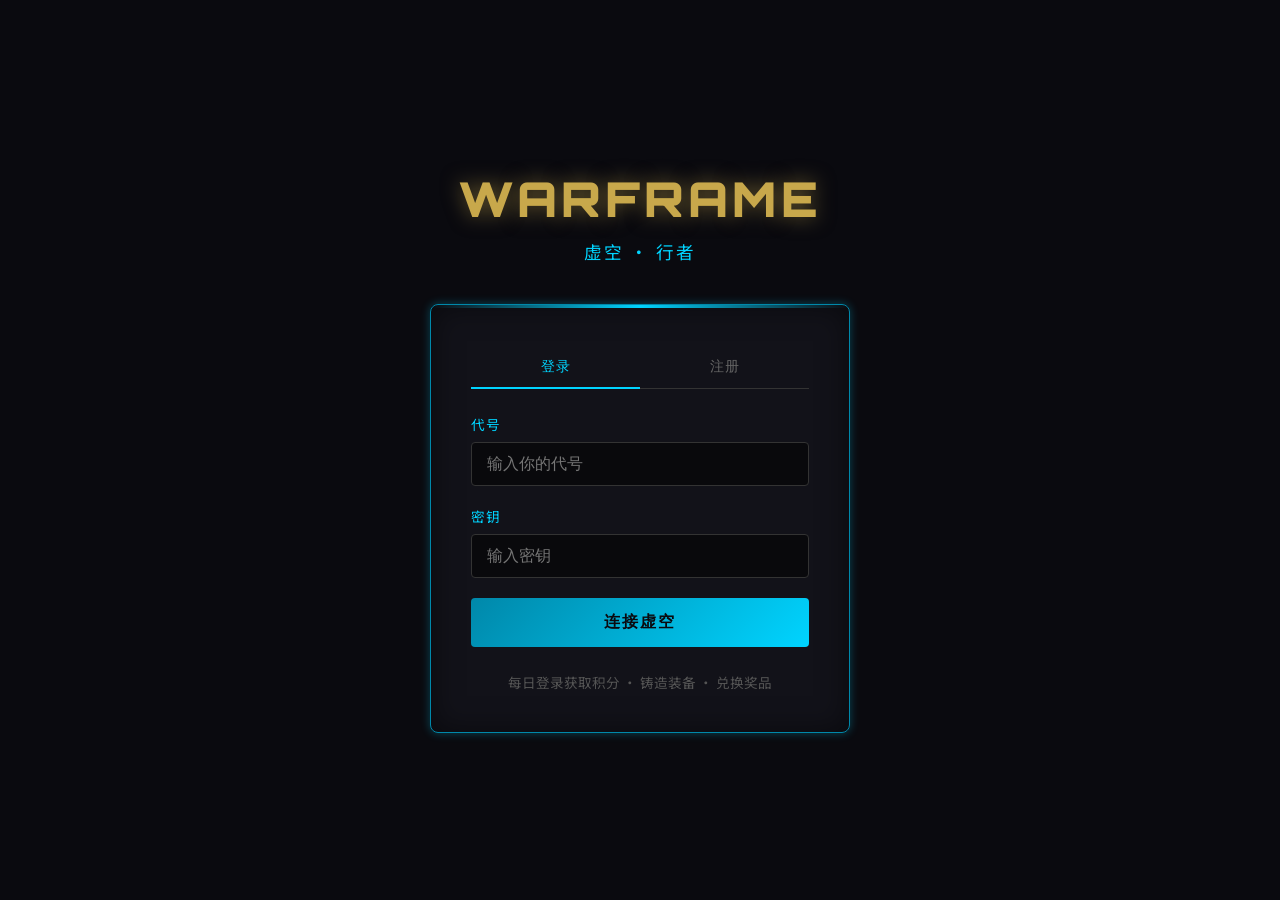
<file: GAME.html>
<!DOCTYPE html>
<html lang="zh-CN">
	<head>
		<meta charset="UTF-8">
		<meta name="viewport" content="width=device-width, initial-scale=1.0">
		<title>虚空行者</title>
		<!-- Supabase CDN -->

		<script src="GAME/supabase.min.js"></script>
		<script src="GAME/warframes.js"></script>
		<script src="GAME/enemies.js"></script>
		<script src="GAME/items.js"></script>
		<script src="GAME/Faction.js"></script>
		<script src="GAME/codex_system.js"></script>
		<link rel="stylesheet" href="GAME/codex.css">
		<style>
			@import url('https://fonts.googleapis.com/css2?family=Orbitron:wght@400;700;900&family=Noto+Sans+SC:wght@300;400;700&display=swap');

			:root {
				--void-black: #0a0a0f;
				--void-dark: #12121a;
				--tenno-gold: #c8a84b;
				--tenno-gold-dim: #8a7340;
				--orokin-cyan: #00d4ff;
				--orokin-cyan-dim: #0088aa;
				--infested-green: #4eff4e;
				--grineer-red: #ff4444;
				--corpus-blue: #4488ff;
				--sentient-purple: #ff66ff;
				--panel-bg: rgba(18, 18, 26, 0.95);
				--border-glow: 0 0 10px rgba(0, 212, 255, 0.3);
			}

			* {
				margin: 0;
				padding: 0;
				box-sizing: border-box;
			}

			body {
				font-family: 'Noto Sans SC', sans-serif;
				background: var(--void-black);
				color: #e0e0e0;
				min-height: 100vh;
				overflow-x: hidden;
			}

			/* 星空背景 */
			.stars-bg {
				position: fixed;
				top: 0;
				left: 0;
				width: 100%;
				height: 100%;
				z-index: -1;
				background: radial-gradient(ellipse at bottom, #1b2735 0%, #090a0f 100%);
			}

			.star {
				position: absolute;
				background: white;
				border-radius: 50%;
				animation: twinkle var(--duration) ease-in-out infinite;
			}

			@keyframes twinkle {

				0%,
				100% {
					opacity: 0.3;
				}

				50% {
					opacity: 1;
				}
			}

			.void-rift {
				position: fixed;
				width: 300px;
				height: 300px;
				border-radius: 50%;
				background: radial-gradient(circle, rgba(0, 212, 255, 0.1) 0%, transparent 70%);
				filter: blur(40px);
				animation: voidPulse 4s ease-in-out infinite;
				pointer-events: none;
			}

			@keyframes voidPulse {

				0%,
				100% {
					transform: scale(1);
					opacity: 0.5;
				}

				50% {
					transform: scale(1.2);
					opacity: 0.8;
				}
			}

			/* 登录界面 */
			.login-screen {
			    display: flex;
			    flex-direction: column;
			    align-items: center;
			    justify-content: center;
			    min-height: 100vh;
			    position: relative;
			    z-index: 1;  /* 确保低于 modal */
			}

			.login-logo {
				font-family: 'Orbitron', sans-serif;
				font-size: 3rem;
				font-weight: 900;
				color: var(--tenno-gold);
				text-shadow: 0 0 20px rgba(200, 168, 75, 0.5);
				margin-bottom: 10px;
				letter-spacing: 4px;
			}

			.login-subtitle {
				color: var(--orokin-cyan);
				font-size: 1.1rem;
				margin-bottom: 40px;
				letter-spacing: 2px;
			}

			.login-box {
				background: var(--panel-bg);
				border: 1px solid var(--orokin-cyan-dim);
				border-radius: 8px;
				padding: 40px;
				width: 100%;
				max-width: 420px;
				box-shadow: var(--border-glow), inset 0 0 30px rgba(0, 0, 0, 0.5);
				position: relative;
				overflow: hidden;
			}

			.login-box::before {
				content: '';
				position: absolute;
				top: 0;
				left: 0;
				right: 0;
				height: 3px;
				background: linear-gradient(90deg, transparent, var(--orokin-cyan), transparent);
			}

			.input-group {
				margin-bottom: 20px;
			}

			.input-group label {
				display: block;
				color: var(--orokin-cyan);
				font-size: 0.85rem;
				margin-bottom: 8px;
				text-transform: uppercase;
				letter-spacing: 1px;
			}

			.input-group input {
				width: 100%;
				padding: 12px 15px;
				background: rgba(0, 0, 0, 0.5);
				border: 1px solid #333;
				border-radius: 4px;
				color: #fff;
				font-size: 1rem;
				transition: all 0.3s;
			}

			.input-group input:focus {
				outline: none;
				border-color: var(--orokin-cyan);
				box-shadow: 0 0 10px rgba(0, 212, 255, 0.2);
			}

			.btn {
				width: 100%;
				padding: 14px;
				background: linear-gradient(135deg, var(--orokin-cyan-dim), var(--orokin-cyan));
				border: none;
				border-radius: 4px;
				color: var(--void-black);
				font-weight: 700;
				font-size: 1rem;
				cursor: pointer;
				text-transform: uppercase;
				letter-spacing: 2px;
				transition: all 0.3s;
				position: relative;
				overflow: hidden;
			}

			.btn:hover {
				transform: translateY(-2px);
				box-shadow: 0 5px 20px rgba(0, 212, 255, 0.4);
			}

			.btn-tenno {
				background: linear-gradient(135deg, var(--tenno-gold-dim), var(--tenno-gold));
				color: var(--void-black);
			}

			.btn-tenno:hover {
				box-shadow: 0 5px 20px rgba(200, 168, 75, 0.4);
			}

			.btn-small {
				width: auto;
				padding: 8px 20px;
				font-size: 0.85rem;
			}

			.btn:disabled {
				opacity: 0.5;
				cursor: not-allowed;
				transform: none !important;
			}

			.login-tabs {
				display: flex;
				margin-bottom: 25px;
				border-bottom: 1px solid #333;
			}

			.login-tab {
				flex: 1;
				padding: 12px;
				background: none;
				border: none;
				color: #666;
				cursor: pointer;
				font-size: 0.9rem;
				letter-spacing: 1px;
				transition: all 0.3s;
				position: relative;
			}
			
			/* ===== 长按按钮样式 ===== */
			.btn-long-pressing {
			    transform: scale(0.98) !important;
			    filter: brightness(1.2);
			}
			
			.btn-auto-mode {
			    background: linear-gradient(135deg, var(--grineer-red), #ff6666) !important;
			    border-color: var(--grineer-red) !important;
			    animation: cheatPulse 1.5s ease-in-out infinite;
			}
			
			.btn-auto-mode #continueBattleBtnText::before {
			    content: '♻️ ';
			}
			
			/* 自动战斗提示 */
			.auto-battle-hint {
			    position: fixed;
			    top: 50%;
			    left: 50%;
			    transform: translate(-50%, -50%);
			    background: rgba(0, 0, 0, 0.9);
			    border: 2px solid var(--infested-green);
			    border-radius: 12px;
			    padding: 20px 30px;
			    z-index: 2000;
			    text-align: center;
			    animation: fadeIn 0.3s ease;
			    pointer-events: none;
			}
			.auto-battle-hint .hint-title {
			    color: var(--infested-green);
			    font-family: 'Orbitron';
			    font-size: 1.2rem;
			    margin-bottom: 10px;
			}
			.auto-battle-hint .hint-desc {
			    color: #888;
			    font-size: 0.85rem;
			}
			
			.login-tab.active {
				color: var(--orokin-cyan);
			}

			.login-tab.active::after {
				content: '';
				position: absolute;
				bottom: -1px;
				left: 0;
				right: 0;
				height: 2px;
				background: var(--orokin-cyan);
			}

			/* 加载动画 */
			.loading-overlay {
				display: none;
				position: fixed;
				inset: 0;
				background: rgba(0, 0, 0, 0.9);
				z-index: 2000;
				align-items: center;
				justify-content: center;
				flex-direction: column;
				gap: 20px;
			}

			.loading-overlay.active {
				display: flex;
			}

			.loading-spinner {
				width: 60px;
				height: 60px;
				border: 3px solid rgba(0, 212, 255, 0.2);
				border-top-color: var(--orokin-cyan);
				border-radius: 50%;
				animation: spin 1s linear infinite;
			}

			@keyframes spin {
				to {
					transform: rotate(360deg);
				}
			}

			.loading-text {
				color: var(--orokin-cyan);
				font-family: 'Orbitron';
				letter-spacing: 2px;
			}


			/* 主游戏界面 */
			.game-container {
				display: none;
				min-height: 100vh;
			}

			.top-bar {
				background: var(--panel-bg);
				border-bottom: 1px solid #222;
				padding: 15px 30px;
				display: flex;
				justify-content: space-between;
				align-items: center;
				position: sticky;
				top: 0;
				z-index: 100;
				backdrop-filter: blur(10px);
			}

			.player-info {
				display: flex;
				align-items: center;
				gap: 20px;
			}

			.player-avatar {
				width: 50px;
				height: 50px;
				border-radius: 50%;
				border: 2px solid var(--tenno-gold);
				background: linear-gradient(135deg, #1a1a2e, #16213e);
				display: flex;
				align-items: center;
				justify-content: center;
				font-size: 1.5rem;
				position: relative;
			}

			.player-avatar::after {
				content: '';
				position: absolute;
				inset: -4px;
				border-radius: 50%;
				border: 1px solid var(--tenno-gold);
				opacity: 0.5;
			}

			.player-name {
				font-family: 'Orbitron';
				color: var(--tenno-gold);
				font-size: 1.1rem;
			}

			.player-rank {
				color: var(--orokin-cyan);
				font-size: 0.8rem;
				margin-top: 2px;
			}

			.player-id {
				color: #555;
				font-size: 0.7rem;
				margin-top: 2px;
			}

			.resources-bar {
				display: flex;
				gap: 25px;
				align-items: center;
			}

			.resource-item {
				display: flex;
				align-items: center;
				gap: 8px;
				background: rgba(0, 0, 0, 0.3);
				padding: 8px 15px;
				border-radius: 20px;
				border: 1px solid #333;
			}

			.resource-icon {
				width: 24px;
				height: 24px;
				border-radius: 50%;
				display: flex;
				align-items: center;
				justify-content: center;
				font-size: 0.9rem;
			}

			.resource-credits .resource-icon {
				background: var(--tenno-gold);
				color: #000;
			}

			.resource-platinum .resource-icon {
				background: var(--orokin-cyan);
				color: #000;
			}

			.resource-endo .resource-icon {
				background: var(--infested-green);
				color: #000;
			}

			.resource-points .resource-icon {
				background: var(--sentient-purple);
				color: #fff;
			}

			.resource-value {
				font-weight: 700;
				font-family: 'Orbitron';
			}

			.resource-credits .resource-value {
				color: var(--tenno-gold);
			}

			.resource-platinum .resource-value {
				color: var(--orokin-cyan);
			}

			.resource-endo .resource-value {
				color: var(--infested-green);
			}

			.resource-points .resource-value {
				color: var(--sentient-purple);
			}

			/* 导航菜单 */
			.nav-menu {
				background: var(--panel-bg);
				border-right: 1px solid #222;
				width: 240px;
				min-height: calc(100vh - 82px);
				padding: 20px 0;
				position: fixed;
				left: 0;
				top: 82px;
			}

			.nav-item {
				padding: 15px 25px;
				cursor: pointer;
				display: flex;
				align-items: center;
				gap: 12px;
				transition: all 0.3s;
				border-left: 3px solid transparent;
				position: relative;
			}

			.nav-item:hover,
			.nav-item.active {
				background: rgba(0, 212, 255, 0.05);
				border-left-color: var(--orokin-cyan);
			}

			.nav-item.active {
				color: var(--orokin-cyan);
			}

			.nav-icon {
				width: 30px;
				text-align: center;
				font-size: 1.2rem;
			}

			.nav-badge {
				position: absolute;
				right: 15px;
				background: var(--grineer-red);
				color: white;
				font-size: 0.7rem;
				padding: 2px 6px;
				border-radius: 10px;
				font-weight: 700;
			}

			/* 内容区域 */
			.main-content {
				margin-left: 240px;
				padding: 30px;
				min-height: calc(100vh - 82px);
			}

			.section-title {
				font-family: 'Orbitron';
				font-size: 1.8rem;
				color: var(--tenno-gold);
				margin-bottom: 25px;
				display: flex;
				align-items: center;
				gap: 12px;
				text-shadow: 0 0 10px rgba(200, 168, 75, 0.3);
			}

			.section-title::after {
				content: '';
				flex: 1;
				height: 1px;
				background: linear-gradient(90deg, var(--tenno-gold-dim), transparent);
				margin-left: 15px;
			}

			/* 战甲展示 */
			.warframe-showcase {
				display: grid;
				grid-template-columns: 300px 1fr;
				gap: 30px;
				margin-bottom: 30px;
			}

			.warframe-model {
				background: var(--panel-bg);
				border: 1px solid #333;
				border-radius: 12px;
				padding: 30px;
				text-align: center;
				position: relative;
				overflow: hidden;
			}

			.warframe-model::before {
				content: '';
				position: absolute;
				top: -50%;
				left: -50%;
				width: 200%;
				height: 200%;
				background: radial-gradient(circle, rgba(0, 212, 255, 0.05) 0%, transparent 50%);
				animation: rotate 20s linear infinite;
			}

			@keyframes rotate {
				from {
					transform: rotate(0deg);
				}

				to {
					transform: rotate(360deg);
				}
			}

			/* 覆盖原有 silhouette 样式 */
			.warframe-silhouette.wf-excalibur,
			.warframe-silhouette.wf-volt,
			.warframe-silhouette.wf-mag,
			.warframe-silhouette.wf-rhino {
				width: 120px;
				height: 120px;
				border-radius: 12px;
				display: flex;
				align-items: center;
				justify-content: center;
				font-size: 60px;
				margin: 0 auto 10px;
			}

			.warframe-name {
				font-family: 'Orbitron';
				font-size: 1.4rem;
				color: var(--orokin-cyan);
				position: relative;
				z-index: 1;
			}

			.warframe-level {
				color: var(--tenno-gold);
				font-size: 0.9rem;
				margin-top: 5px;
				position: relative;
				z-index: 1;
			}

			.warframe-stats {
				background: var(--panel-bg);
				border: 1px solid #333;
				border-radius: 12px;
				padding: 25px;
			}

			.stat-row {
				display: flex;
				justify-content: space-between;
				align-items: center;
				padding: 12px 0;
				border-bottom: 1px solid #222;
			}

			.stat-row:last-child {
				border-bottom: none;
			}

			.stat-label {
				display: flex;
				align-items: center;
				gap: 10px;
				color: #aaa;
			}

			.stat-bar {
				width: 200px;
				height: 8px;
				background: #222;
				border-radius: 4px;
				overflow: hidden;
			}

			.stat-fill {
				height: 100%;
				border-radius: 4px;
				transition: width 0.5s ease;
				position: relative;
			}

			.stat-fill::after {
				content: '';
				position: absolute;
				right: 0;
				top: 0;
				bottom: 0;
				width: 20px;
				background: linear-gradient(90deg, transparent, rgba(255, 255, 255, 0.3));
			}

			.stat-shield .stat-fill {
				background: var(--corpus-blue);
			}

			.stat-health .stat-fill {
				background: var(--grineer-red);
			}

			.stat-energy .stat-fill {
				background: var(--orokin-cyan);
			}

			.stat-armor .stat-fill {
				background: var(--tenno-gold);
			}

			.stat-speed .stat-fill {
				background: var(--infested-green);
			}

			.stat-value {
				font-family: 'Orbitron';
				color: #fff;
				min-width: 50px;
				text-align: right;
			}

			/* 任务系统 */
			.missions-grid {
				display: grid;
				grid-template-columns: repeat(auto-fill, minmax(280px, 1fr));
				gap: 20px;
			}

			.mission-card {
				background: var(--panel-bg);
				border: 1px solid #333;
				border-radius: 10px;
				padding: 20px;
				position: relative;
				overflow: hidden;
				transition: all 0.3s;
				cursor: pointer;
			}

			.mission-card:hover {
				transform: translateY(-3px);
				border-color: var(--orokin-cyan);
				box-shadow: 0 5px 20px rgba(0, 0, 0, 0.3);
			}

			.mission-card.completed {
				opacity: 0.6;
				border-color: var(--infested-green);
			}

			.mission-card.completed::after {
				content: '✓ 已完成';
				position: absolute;
				top: 10px;
				right: 10px;
				background: var(--infested-green);
				color: #000;
				padding: 3px 10px;
				border-radius: 4px;
				font-size: 0.75rem;
				font-weight: 700;
			}

			.mission-type {
				display: inline-block;
				padding: 4px 12px;
				border-radius: 4px;
				font-size: 0.75rem;
				font-weight: 700;
				margin-bottom: 10px;
				text-transform: uppercase;
			}

			.type-daily {
				background: rgba(0, 212, 255, 0.2);
				color: var(--orokin-cyan);
				border: 1px solid var(--orokin-cyan-dim);
			}

			.type-weekly {
				background: rgba(200, 168, 75, 0.2);
				color: var(--tenno-gold);
				border: 1px solid var(--tenno-gold-dim);
			}

			.type-special {
				background: rgba(255, 102, 255, 0.2);
				color: var(--sentient-purple);
				border: 1px solid var(--sentient-purple);
			}

			.mission-name {
				font-size: 1.1rem;
				font-weight: 700;
				margin-bottom: 8px;
				color: #fff;
			}

			.mission-desc {
				color: #888;
				font-size: 0.85rem;
				margin-bottom: 15px;
				line-height: 1.5;
			}

			.mission-rewards {
				display: flex;
				gap: 15px;
				margin-bottom: 15px;
			}

			.reward-tag {
				display: flex;
				align-items: center;
				gap: 5px;
				font-size: 0.85rem;
			}

			.reward-credits {
				color: var(--tenno-gold);
			}

			.reward-endo {
				color: var(--infested-green);
			}

			.reward-points {
				color: var(--sentient-purple);
				font-weight: 700;
			}

			.mission-timer {
				color: #666;
				font-size: 0.8rem;
				display: flex;
				align-items: center;
				gap: 5px;
			}

			.mission-btn {
				width: 100%;
				margin-top: 15px;
				padding: 10px;
				background: rgba(0, 212, 255, 0.1);
				border: 1px solid var(--orokin-cyan-dim);
				color: var(--orokin-cyan);
				border-radius: 4px;
				cursor: pointer;
				font-weight: 700;
				transition: all 0.3s;
				text-transform: uppercase;
				letter-spacing: 1px;
			}

			.mission-btn:hover:not(:disabled) {
				background: var(--orokin-cyan);
				color: var(--void-black);
			}

			.mission-btn:disabled {
				opacity: 0.5;
				cursor: not-allowed;
			}

			/* 铸造厂 */
			.foundry-grid {
				display: grid;
				grid-template-columns: repeat(auto-fill, minmax(200px, 1fr));
				gap: 20px;
			}

			.foundry-item {
				background: var(--panel-bg);
				border: 1px solid #333;
				border-radius: 10px;
				padding: 20px;
				text-align: center;
				transition: all 0.3s;
				position: relative;
			}

			.foundry-item:hover {
				border-color: var(--tenno-gold);
			}

			.foundry-item.crafting {
				border-color: var(--orokin-cyan);
				box-shadow: 0 0 15px rgba(0, 212, 255, 0.1);
			}

			.foundry-icon {
				font-size: 3rem;
				margin-bottom: 10px;
				display: block;
			}

			.foundry-name {
				font-weight: 700;
				margin-bottom: 5px;
				color: #fff;
			}

			.foundry-status {
				font-size: 0.8rem;
				color: #888;
				margin-bottom: 10px;
			}

			.foundry-progress {
				width: 100%;
				height: 6px;
				background: #222;
				border-radius: 3px;
				overflow: hidden;
				margin-bottom: 10px;
			}

			.foundry-progress-bar {
				height: 100%;
				background: linear-gradient(90deg, var(--orokin-cyan-dim), var(--orokin-cyan));
				transition: width 0.3s;
			}

			.foundry-btn {
				padding: 8px 20px;
				background: rgba(200, 168, 75, 0.1);
				border: 1px solid var(--tenno-gold-dim);
				color: var(--tenno-gold);
				border-radius: 4px;
				cursor: pointer;
				font-size: 0.85rem;
				transition: all 0.3s;
			}

			.foundry-btn:hover {
				background: var(--tenno-gold);
				color: var(--void-black);
			}

			/* 积分商城 */
			.shop-grid {
				display: grid;
				grid-template-columns: repeat(auto-fill, minmax(250px, 1fr));
				gap: 20px;
			}

			.shop-item {
				background: var(--panel-bg);
				border: 1px solid #333;
				border-radius: 12px;
				overflow: hidden;
				transition: all 0.3s;
				position: relative;
			}

			.shop-item:hover {
				transform: translateY(-5px);
				border-color: var(--sentient-purple);
				box-shadow: 0 10px 30px rgba(255, 102, 255, 0.1);
			}

			.shop-item.featured {
				border-color: var(--tenno-gold);
				box-shadow: 0 0 20px rgba(200, 168, 75, 0.2);
			}

			.shop-item.featured::before {
				content: '★ 限时特惠';
				position: absolute;
				top: 10px;
				left: -30px;
				background: var(--tenno-gold);
				color: #000;
				padding: 3px 35px;
				font-size: 0.75rem;
				font-weight: 700;
				transform: rotate(-45deg);
				z-index: 2;
			}

			.shop-image {
				height: 150px;
				background: linear-gradient(135deg, #1a1a2e, #16213e);
				display: flex;
				align-items: center;
				justify-content: center;
				font-size: 4rem;
				position: relative;
				overflow: hidden;
			}

			.shop-image::after {
				content: '';
				position: absolute;
				inset: 0;
				background: linear-gradient(180deg, transparent 50%, var(--panel-bg));
			}

			.shop-info {
				padding: 20px;
			}

			.shop-name {
				font-size: 1.1rem;
				font-weight: 700;
				margin-bottom: 5px;
				color: #fff;
			}

			.shop-desc {
				color: #888;
				font-size: 0.85rem;
				margin-bottom: 15px;
			}

			.shop-price {
				display: flex;
				justify-content: space-between;
				align-items: center;
			}

			.price-tag {
				display: flex;
				align-items: center;
				gap: 5px;
				color: var(--sentient-purple);
				font-weight: 700;
				font-size: 1.2rem;
			}

			.shop-btn {
				padding: 8px 20px;
				background: linear-gradient(135deg, var(--sentient-purple), #cc44cc);
				border: none;
				color: white;
				border-radius: 4px;
				cursor: pointer;
				font-weight: 700;
				transition: all 0.3s;
			}

			.shop-btn:hover:not(:disabled) {
				transform: scale(1.05);
				box-shadow: 0 5px 15px rgba(255, 102, 255, 0.4);
			}

			.shop-btn:disabled {
				background: #333;
				cursor: not-allowed;
			}

			/* 排行榜 */
			.leaderboard-table {
				width: 100%;
				border-collapse: collapse;
				background: var(--panel-bg);
				border-radius: 12px;
				overflow: hidden;
			}

			.leaderboard-table th,
			.leaderboard-table td {
				padding: 15px 20px;
				text-align: left;
				border-bottom: 1px solid #222;
			}

			.leaderboard-table th {
				background: rgba(0, 0, 0, 0.3);
				color: var(--tenno-gold);
				font-family: 'Orbitron';
				font-size: 0.85rem;
				text-transform: uppercase;
				letter-spacing: 1px;
			}

			.leaderboard-table tr:hover {
				background: rgba(0, 212, 255, 0.03);
			}

			.leaderboard-rank {
				width: 40px;
				height: 40px;
				border-radius: 50%;
				display: flex;
				align-items: center;
				justify-content: center;
				font-family: 'Orbitron';
				font-weight: 700;
				font-size: 1rem;
			}

			.rank-1 {
				background: linear-gradient(135deg, #ffd700, #ffaa00);
				color: #000;
			}

			.rank-2 {
				background: linear-gradient(135deg, #c0c0c0, #a0a0a0);
				color: #000;
			}

			.rank-3 {
				background: linear-gradient(135deg, #cd7f32, #b87333);
				color: #fff;
			}

			.rank-other {
				background: rgba(255, 255, 255, 0.1);
				color: #888;
			}

			/* 兑换记录 */
			.history-list {
				display: flex;
				flex-direction: column;
				gap: 10px;
			}

			.history-item {
				display: flex;
				justify-content: space-between;
				align-items: center;
				background: var(--panel-bg);
				border: 1px solid #333;
				border-radius: 8px;
				padding: 15px 20px;
			}

			.history-status {
				padding: 4px 12px;
				border-radius: 4px;
				font-size: 0.75rem;
				font-weight: 700;
			}

			.status-pending {
				background: rgba(255, 170, 0, 0.2);
				color: #ffaa00;
			}

			.status-completed {
				background: rgba(78, 255, 78, 0.2);
				color: var(--infested-green);
			}

			.status-cancelled {
				background: rgba(255, 68, 68, 0.2);
				color: var(--grineer-red);
			}

			/* 提示消息 */
			.toast-container {
				position: fixed;
				top: 100px;
				right: 30px;
				z-index: 1000;
				display: flex;
				flex-direction: column;
				gap: 10px;
			}

			.toast {
				background: var(--panel-bg);
				border-left: 4px solid var(--orokin-cyan);
				padding: 15px 20px;
				border-radius: 4px;
				box-shadow: 0 5px 20px rgba(0, 0, 0, 0.5);
				animation: slideIn 0.3s ease, fadeOut 0.3s ease 2.7s forwards;
				max-width: 300px;
			}

			.toast.success {
				border-left-color: var(--infested-green);
			}

			.toast.error {
				border-left-color: var(--grineer-red);
			}

			.toast.warning {
				border-left-color: var(--tenno-gold);
			}

			@keyframes slideIn {
				from {
					transform: translateX(100%);
					opacity: 0;
				}

				to {
					transform: translateX(0);
					opacity: 1;
				}
			}

			@keyframes fadeOut {
				to {
					opacity: 0;
					transform: translateX(100%);
				}
			}

			/* 模态框 */
			.modal-overlay {
				display: none;
				position: fixed;
				inset: 0;
				background: rgba(0, 0, 0, 0.8);
				z-index: 1000;
				align-items: center;
				justify-content: center;
				backdrop-filter: blur(5px);
			}

.modal-overlay.active {
    display: flex !important;  /* 强制覆盖 */
}

.modal {
    background: var(--panel-bg);
    border: 1px solid var(--orokin-cyan-dim);
    border-radius: 12px;
    padding: 30px;
    max-width: 500px;
    width: 90%;
    min-width: 300px;        /* 新增：防止塌陷 */
    min-height: 300px;       /* 新增：防止塌陷 */
    position: relative;
    box-shadow: 0 20px 60px rgba(0, 0, 0, 0.5);
    max-height: 90vh;
    overflow-y: auto;
}

			.modal-title {
				font-family: 'Orbitron';
				font-size: 1.4rem;
				color: var(--tenno-gold);
				margin-bottom: 20px;
			}

			.modal-close {
				position: absolute;
				top: 15px;
				right: 15px;
				background: none;
				border: none;
				color: #666;
				font-size: 1.5rem;
				cursor: pointer;
				transition: color 0.3s;
			}

			.modal-close:hover {
				color: var(--grineer-red);
			}

			/* 响应式 */
			@media (max-width: 768px) {
				.nav-menu {
					width: 100%;
					position: fixed;
					bottom: 0;
					top: auto;
					min-height: auto;
					display: flex;
					overflow-x: auto;
					z-index: 100;
				}

				.nav-item {
					flex-direction: column;
					padding: 10px;
					min-width: 80px;
					text-align: center;
					border-left: none;
					border-top: 3px solid transparent;
				}

				.nav-item:hover,
				.nav-item.active {
					border-left-color: transparent;
					border-top-color: var(--orokin-cyan);
				}

				.main-content {
					margin-left: 0;
					margin-bottom: 80px;
				}

				.warframe-showcase {
					grid-template-columns: 1fr;
				}

				.resources-bar {
					flex-wrap: wrap;
					gap: 10px;
				}
				
				    /* 显示滑动提示 */
				    #navScrollHint {
				        display: block !important;
				        position: fixed;
				        bottom: 58px;
				        left: 0;
				        right: 0;
				        z-index: 99;
				    }
				    
				    .nav-menu {
				        overflow-x: auto;
				        -webkit-overflow-scrolling: touch;
				        scrollbar-width: none;
				        -ms-overflow-style: none;
				    }
				    
				    .nav-menu::-webkit-scrollbar {
				        display: none;
				    }
					
					#planetGrid {
					        grid-template-columns: repeat(2, 1fr) !important;
					    }
					
					
					
				
			}

			.hidden {
			    display: none !important;
			}

			.page-section {
				animation: fadeIn 0.3s ease;
			}

			@keyframes fadeIn {
				from {
					opacity: 0;
					transform: translateY(10px);
				}

				to {
					opacity: 1;
					transform: translateY(0);
				}
			}
			
			@keyframes hintPulse {
			    0%, 100% { opacity: 0.5; }
			    50% { opacity: 1; }
			}

			/* 虚空裂缝特效 */
			.fissure-effect {
				position: fixed;
				pointer-events: none;
				z-index: 999;
			}

			.fissure-particle {
				position: absolute;
				width: 4px;
				height: 4px;
				background: var(--orokin-cyan);
				border-radius: 50%;
				animation: fissureFloat 2s ease-out forwards;
			}

			@keyframes fissureFloat {
				0% {
					opacity: 1;
					transform: scale(1);
				}

				100% {
					opacity: 0;
					transform: scale(0) translateY(-100px);
				}
			}


/* ═══════════════════════════════════════════════════════════════
   方案A：全屏沉浸式 - 完整CSS
   替换位置：在 style 标签内，从 .battle-arena 开始到 
   .battle-enemy img 结束的所有战斗相关CSS
   ═══════════════════════════════════════════════════════════════ */

/* ===== 战斗场地容器 ===== */
.battle-arena {
    position: fixed;
    inset: 0;
    background: rgba(0, 0, 0, 0.95);
    z-index: 1500;
    display: none;
}
.battle-arena.active {
    display: block;
}

/* ===== 战斗场景 - 占满全屏 ===== */
.battle-scene {
    position: absolute;
    inset: 0;
    background: radial-gradient(ellipse at center, #1a1a3e 0%, #0a0a1a 100%);
    border: none;
    border-radius: 0;
    overflow: hidden;
}

/* ===== 顶部状态栏HUD ===== */
.battle-top-hud {
    position: absolute;
    top: 15px;
    left: 20px;
    right: 20px;
    display: flex;
    justify-content: space-between;
    align-items: flex-start;
    z-index: 20;
    pointer-events: none;
}
.battle-top-hud > * {
    pointer-events: auto;
}

/* ===== 底部控制区HUD ===== */
.battle-bottom-hud {
    position: absolute;
    bottom: 15px;
    left: 20px;
    right: 20px;
    display: flex;
    gap: 15px;
    z-index: 20;
    align-items: flex-end;
}
.battle-bottom-hud > .battle-log-panel {
    order: 0;
}
.battle-bottom-hud > .battle-action-btns {
    order: 1;
}
.battle-bottom-hud > .battle-skills-panel {
    order: 2;
}

/* ===== 战斗日志面板 ===== */
.battle-log-panel {
    flex: 1;
    max-width: 500px;
    height: 140px;
    background: rgba(0, 0, 0, 0.7);
    border: 1px solid #333;
    border-radius: 8px;
    padding: 10px;
    overflow-y: auto;
    font-size: 0.85rem;
    color: #aaa;
    line-height: 1.6;
    backdrop-filter: blur(4px);
    transition: all 0.3s ease;
}
.battle-log-panel.hidden {
    display: none;
}
.battle-log-panel.collapsed {
    max-width: 0;
    padding: 10px 0;
    opacity: 0;
    overflow: hidden;
    border: none;
}

/* ===== 技能按钮区域 ===== */
.battle-skills-panel {
    display: grid;
    grid-template-columns: repeat(5, 1fr);
    gap: 8px;
    min-width: 380px;
}
.battle-skills-panel .skill-btn {
    font-size: 0.7rem;
    padding: 10px 4px;
    background: rgba(0, 0, 0, 0.6);
    border: 1px solid #444;
    color: #888;
    line-height: 1.4;
    border-radius: 6px;
    cursor: pointer;
    transition: all 0.2s;
    backdrop-filter: blur(4px);
}
.battle-skills-panel .skill-btn.unlocked {
    border-color: var(--tenno-gold);
    color: var(--tenno-gold);
}
.battle-skills-panel .skill-btn.active {
    background: rgba(200, 168, 75, 0.2);
    box-shadow: 0 0 15px rgba(200, 168, 75, 0.3);
}
.battle-skills-panel .skill-btn:disabled {
    opacity: 0.3;
    cursor: not-allowed;
}

/* ===== 操作按钮区域（撤退/领奖/日志开关） ===== */
.battle-action-btns {
    display: flex;
    gap: 10px;
    z-index: 25;
    align-items: flex-end;
    flex-shrink: 0;
}
.battle-action-btns .btn {
    width: auto;
    padding: 10px 20px;
    font-size: 0.8rem;
    border-radius: 6px;
    background: rgba(255, 68, 68, 0.2);
    border: 1px solid var(--grineer-red);
    color: var(--grineer-red);
    cursor: pointer;
    transition: all 0.3s;
    white-space: nowrap;
}
.battle-action-btns .btn:hover {
    background: rgba(255, 68, 68, 0.4);
}
/* 日志开关按钮 */
.battle-log-toggle {
    padding: 10px 16px;
    background: rgba(0, 212, 255, 0.15);
    border: 1px solid var(--orokin-cyan-dim);
    color: var(--orokin-cyan);
    border-radius: 6px;
    cursor: pointer;
    font-size: 0.8rem;
    transition: all 0.3s;
    white-space: nowrap;
}
.battle-log-toggle:hover {
    background: rgba(0, 212, 255, 0.3);
}
.battle-log-toggle.active {
    background: rgba(0, 212, 255, 0.3);
    box-shadow: 0 0 10px rgba(0, 212, 255, 0.2);
}

/* ===== 角色位置 - 百分比适配全屏 ===== */
.battle-tenno {
    position: absolute;
    left: 6%;
    bottom: 18%;
    font-size: 8rem;
    transition: all 0.2s;
    filter: drop-shadow(0 0 15px rgba(0, 212, 255, 0.5));
    z-index: 10;
}
.battle-tenno img {
    width: 380px;
    height: 380px;
    object-fit: contain;
    display: block;
}
.battle-tenno.attack {
    transform: translateX(100px) scale(1.2);
}
.battle-tenno.hit {
    animation: tennoHit 0.3s ease;
}

.battle-enemy {
    position: absolute;
    right: 6%;
    bottom: 18%;
    font-size: 8rem;
    transition: all 0.2s;
    z-index: 10;
}
.battle-enemy img {
    width: 380px;
    height: 380px;
    object-fit: contain;
    display: block;
}
.battle-enemy.dead {
    opacity: 0;
    transform: scale(0) rotate(180deg);
    transition: all 0.5s;
}
.battle-enemy.hit {
    animation: enemyHit 0.3s ease;
    filter: brightness(3);
}

/* ===== 血条样式 ===== */
.battle-hp-bar {
    position: relative;
    height: 10px;
    border-radius: 5px;
    background: #222;
    overflow: hidden;
}
.battle-hp-fill {
    height: 100%;
    border-radius: 5px;
    transition: width 0.3s;
}
.battle-hp-tenno .battle-hp-fill {
    background: var(--orokin-cyan);
}
.battle-hp-enemy .battle-hp-fill {
    background: var(--grineer-red);
}

/* ===== 伤害飘字 ===== */
.battle-damage {
    position: absolute;
    font-family: 'Orbitron';
    font-weight: 900;
    font-size: 1.5rem;
    pointer-events: none;
    animation: damageFloat 1s ease forwards;
    z-index: 30;
}

/* ===== 波次/进度显示 ===== */
#battleWaveDisplay {
    color: var(--tenno-gold);
    font-family: 'Orbitron';
    font-size: 1rem;
    text-shadow: 0 0 10px rgba(200,168,75,0.5);
    z-index: 10;
}

/* ===== 生存任务倒计时条 ===== */
.survival-timer-bar {
    position: absolute;
    top: 55px;
    left: 50%;
    transform: translateX(-50%);
    width: 200px;
    height: 6px;
    background: rgba(0,0,0,0.6);
    border: 1px solid var(--infested-green);
    border-radius: 3px;
    overflow: hidden;
    z-index: 15;
    box-shadow: 0 0 6px rgba(78,255,78,0.2);
}
.survival-timer-fill {
    height: 100%;
    background: linear-gradient(90deg, var(--infested-green), #88ff88);
    transition: width 0.5s linear;
    border-radius: 3px;
}
.survival-timer-text {
    position: absolute;
    top: 65px;
    left: 50%;
    transform: translateX(-50%);
    color: var(--infested-green);
    font-family: 'Orbitron', monospace;
    font-size: 0.6rem;
    text-shadow: 0 0 6px rgba(78,255,78,0.4);
    z-index: 15;
    white-space: nowrap;
}
.survival-timer-text.warning {
    color: #ffaa00;
    text-shadow: 0 0 8px rgba(255,170,0,0.6);
    animation: warningPulse 0.5s ease-in-out infinite alternate;
}
.survival-timer-text.danger {
    color: var(--grineer-red);
    text-shadow: 0 0 8px rgba(255,68,68,0.8);
    animation: warningPulse 0.3s ease-in-out infinite alternate;
}


/* ===== 移动防御终端UI ===== */
.mobile-defense-terminals {
    position: absolute;
    top: 80px;
    left: 50%;
    transform: translateX(-50%);
    display: flex;
    gap: 15px;
    z-index: 15;
    padding: 10px 20px;
    background: rgba(0, 0, 0, 0.6);
    border: 1px solid #333;
    border-radius: 10px;
    backdrop-filter: blur(4px);
}
.mobile-defense-terminal {
    width: 90px;
    text-align: center;
    padding: 10px 6px;
    border-radius: 8px;
    border: 2px solid #444;
    background: rgba(20, 20, 30, 0.8);
    transition: all 0.3s;
    position: relative;
}
.mobile-defense-terminal.active {
    border-color: var(--orokin-cyan);
    box-shadow: 0 0 12px rgba(0, 212, 255, 0.4);
}
.mobile-defense-terminal.completed {
    border-color: var(--infested-green);
    box-shadow: 0 0 8px rgba(78, 255, 78, 0.3);
}
.mobile-defense-terminal.destroyed {
    border-color: var(--grineer-red);
    box-shadow: 0 0 8px rgba(255, 68, 68, 0.3);
    opacity: 0.5;
}
.terminal-label {
    font-family: 'Orbitron', monospace;
    font-size: 0.85rem;
    font-weight: 700;
    margin-bottom: 6px;
    color: var(--orokin-cyan);
}
.terminal-hp-bar {
    width: 100%;
    height: 6px;
    background: #1a1a1a;
    border-radius: 3px;
    overflow: hidden;
    margin-bottom: 6px;
}
.terminal-hp-fill {
    height: 100%;
    border-radius: 3px;
    transition: width 0.3s, background 0.3s;
    background: linear-gradient(90deg, var(--orokin-cyan-dim), var(--orokin-cyan));
}
.terminal-hp-fill.low {
    background: linear-gradient(90deg, #ff4444, #ff6600);
}
.terminal-hp-text {
    font-size: 0.6rem;
    color: #888;
    font-family: 'Orbitron', monospace;
    margin-bottom: 4px;
}
.terminal-upload-bar {
    width: 100%;
    height: 4px;
    background: #1a1a1a;
    border-radius: 2px;
    overflow: hidden;
    margin-top: 4px;
}
.terminal-upload-fill {
    height: 100%;
    border-radius: 2px;
    transition: width 0.5s linear;
    background: linear-gradient(90deg, var(--tenno-gold-dim), var(--tenno-gold));
}
.terminal-status {
    font-size: 0.6rem;
    color: #888;
    font-family: 'Orbitron', monospace;
    margin-top: 4px;
}
.mobile-defense-terminal.active .terminal-status { color: var(--orokin-cyan); }
.mobile-defense-terminal.completed .terminal-status { color: var(--infested-green); }
.mobile-defense-terminal.destroyed .terminal-status { color: var(--grineer-red); }

/* 移动防御总进度 */
.mobile-defense-overall {
    position: absolute;
    top: 50px;
    left: 50%;
    transform: translateX(-50%);
    width: 300px;
    z-index: 15;
    text-align: center;
}
.mobile-defense-overall-label {
    color: var(--tenno-gold);
    font-family: 'Orbitron', monospace;
    font-size: 0.7rem;
    margin-bottom: 4px;
    text-shadow: 0 0 6px rgba(200,168,75,0.4);
}
.mobile-defense-overall-bar {
    width: 100%;
    height: 8px;
    background: rgba(0,0,0,0.6);
    border: 1px solid #333;
    border-radius: 4px;
    overflow: hidden;
}
.mobile-defense-overall-fill {
    height: 100%;
    background: linear-gradient(90deg, var(--tenno-gold-dim), var(--tenno-gold));
    transition: width 0.5s;
    border-radius: 4px;
}
.mobile-defense-overall-text {
    color: #aaa;
    font-size: 0.65rem;
    margin-top: 3px;
    font-family: 'Orbitron', monospace;
}

/* 移动防御提示 */
.mobile-defense-hint {
    position: absolute;
    top: 50%;
    left: 50%;
    transform: translate(-50%, -50%);
    color: var(--orokin-cyan);
    font-family: 'Orbitron', sans-serif;
    font-size: 1.1rem;
    text-shadow: 0 0 15px rgba(0,212,255,0.6);
    z-index: 16;
    pointer-events: none;
    animation: mdHintPulse 1.5s ease-in-out infinite;
    display: none;
    text-align: center;
    background: rgba(0,0,0,0.7);
    padding: 12px 24px;
    border-radius: 8px;
    border: 1px solid var(--orokin-cyan-dim);
}
.mobile-defense-hint.active { display: block; }
@keyframes mdHintPulse {
    0%, 100% { opacity: 1; transform: translate(-50%, -50%) scale(1); }
    50% { opacity: 0.7; transform: translate(-50%, -50%) scale(1.03); }
}

/* ===== 拦截任务通讯塔UI ===== */
.interception-towers {
    position: absolute;
    top: 80px;
    left: 50%;
    transform: translateX(-50%);
    display: flex;
    gap: 12px;
    z-index: 15;
    padding: 8px 16px;
    background: rgba(0, 0, 0, 0.6);
    border: 1px solid #333;
    border-radius: 8px;
    backdrop-filter: blur(4px);
}
.interception-tower {
    width: 70px;
    text-align: center;
    padding: 8px 4px;
    border-radius: 6px;
    border: 2px solid #444;
    background: rgba(20, 20, 30, 0.8);
    transition: all 0.3s;
    cursor: pointer;
    position: relative;
}
.interception-tower:hover {
    transform: translateY(-2px);
}
.interception-tower.enemy {
    border-color: var(--grineer-red);
    box-shadow: 0 0 8px rgba(255, 68, 68, 0.3);
}
.interception-tower.tenno {
    border-color: var(--orokin-cyan);
    box-shadow: 0 0 12px rgba(0, 212, 255, 0.4);
}
.interception-tower.contested {
    border-color: #ffaa00;
    box-shadow: 0 0 12px rgba(255, 170, 0, 0.4);
    animation: towerContested 0.8s ease-in-out infinite alternate;
}
@keyframes towerContested {
    from { box-shadow: 0 0 8px rgba(255,170,0,0.3); }
    to { box-shadow: 0 0 16px rgba(255,170,0,0.6); }
}
.tower-label {
    font-family: 'Orbitron', monospace;
    font-size: 0.9rem;
    font-weight: 700;
    margin-bottom: 4px;
}
.interception-tower.enemy .tower-label { color: var(--grineer-red); }
.interception-tower.tenno .tower-label { color: var(--orokin-cyan); }
.interception-tower.contested .tower-label { color: #ffaa00; }
.tower-progress-bg {
    width: 100%;
    height: 6px;
    background: #1a1a1a;
    border-radius: 3px;
    overflow: hidden;
    margin-bottom: 4px;
}
.tower-progress-fill {
    height: 100%;
    border-radius: 3px;
    transition: width 0.3s, background 0.3s;
}
.interception-tower.enemy .tower-progress-fill { background: var(--grineer-red); }
.interception-tower.tenno .tower-progress-fill { background: var(--orokin-cyan); }
.interception-tower.contested .tower-progress-fill { background: #ffaa00; }
.tower-status {
    font-size: 0.6rem;
    color: #888;
    font-family: 'Orbitron', monospace;
}
.interception-tower.tenno .tower-status { color: var(--orokin-cyan); }
.interception-tower.enemy .tower-status { color: var(--grineer-red); }
.interception-tower.contested .tower-status { color: #ffaa00; }

/* 拦截任务总进度条 */
.interception-overall {
    position: absolute;
    top: 50px;
    left: 50%;
    transform: translateX(-50%);
    width: 320px;
    z-index: 15;
    text-align: center;
}
.interception-overall-label {
    color: var(--tenno-gold);
    font-family: 'Orbitron', monospace;
    font-size: 0.7rem;
    margin-bottom: 4px;
    text-shadow: 0 0 6px rgba(200,168,75,0.4);
}
.interception-overall-bar {
    width: 100%;
    height: 10px;
    background: rgba(0,0,0,0.6);
    border: 1px solid #333;
    border-radius: 5px;
    overflow: hidden;
    display: flex;
}
.interception-overall-tenno {
    height: 100%;
    background: linear-gradient(90deg, var(--orokin-cyan-dim), var(--orokin-cyan));
    transition: width 0.5s;
}
.interception-overall-enemy {
    height: 100%;
    background: linear-gradient(90deg, var(--grineer-red), #ff6666);
    transition: width 0.5s;
}
.interception-overall-text {
    color: #aaa;
    font-size: 0.65rem;
    margin-top: 3px;
    font-family: 'Orbitron', monospace;
}

/* 拦截任务提示信息 */
.interception-hint {
    position: absolute;
    top: 50%;
    left: 50%;
    transform: translate(-50%, -50%);
    color: var(--orokin-cyan);
    font-family: 'Orbitron', sans-serif;
    font-size: 1.1rem;
    text-shadow: 0 0 15px rgba(0,212,255,0.6);
    z-index: 16;
    pointer-events: none;
    animation: interceptionHintPulse 1.5s ease-in-out infinite;
    display: none;
    text-align: center;
    background: rgba(0,0,0,0.7);
    padding: 12px 24px;
    border-radius: 8px;
    border: 1px solid var(--orokin-cyan-dim);
}
.interception-hint.active { display: block; }
@keyframes interceptionHintPulse {
    0%, 100% { opacity: 1; transform: translate(-50%, -50%) scale(1); }
    50% { opacity: 0.7; transform: translate(-50%, -50%) scale(1.03); }
}

/* 当前占领塔高亮 */
.tower-current {
    position: absolute;
    bottom: -4px;
    left: 50%;
    transform: translateX(-50%);
    width: 8px;
    height: 8px;
    border-radius: 50%;
    background: var(--tenno-gold);
    box-shadow: 0 0 8px var(--tenno-gold);
    display: none;
}
.interception-tower.active .tower-current { display: block; }

/* ===== 毒气警告 ===== */
.gas-warning-overlay {
    position: absolute;
    inset: 0;
    background: radial-gradient(ellipse at center, transparent 40%, rgba(78,255,78,0.15) 100%);
    pointer-events: none;
    z-index: 5;
    opacity: 0;
    transition: opacity 0.5s;
}
.gas-warning-overlay.active {
    opacity: 1;
}
.gas-warning-text {
    position: absolute;
    top: 50%;
    left: 50%;
    transform: translate(-50%, -50%);
    color: var(--infested-green);
    font-family: 'Orbitron', sans-serif;
    font-size: 1.4rem;
    font-weight: 700;
    text-shadow: 0 0 20px rgba(78,255,78,0.8), 0 0 40px rgba(78,255,78,0.4);
    z-index: 16;
    animation: gasWarningBlink 0.6s ease-in-out infinite;
    display: none;
    pointer-events: none;
}
.gas-warning-text.active {
    display: block;
}

/* ===== 掉落物品动画 ===== */
.drop-item {
    display: inline-flex;
    align-items: center;
    gap: 5px;
    background: rgba(0, 0, 0, 0.5);
    padding: 4px 10px;
    border-radius: 4px;
    border: 1px solid var(--tenno-gold-dim);
    animation: dropPop 0.5s ease;
}

/* ===== 防御任务多敌人显示 ===== */
#enemyContainer {
    position: absolute;
    right: 8%;
    bottom: 20%;
    display: flex;
    flex-wrap: wrap;
    gap: 8px;
    max-width: 500px;
    justify-content: flex-end;
    align-items: flex-end;
    z-index: 10;
}
.battle-enemy-multi {
    width: 180px;
    height: 180px;
    position: relative;
    display: flex;
    align-items: center;
    justify-content: center;
    transition: all 0.3s;
    filter: drop-shadow(0 0 15px rgba(255,68,68,0.5));
    margin: 8px;
}

/* ===== 装置血条（防御/移防任务） ===== */
#deviceHpContainer {
    position: absolute;
    top: 50px;
    left: 50%;
    transform: translateX(-50%);
    width: 200px;
    z-index: 11;
}
#deviceHpLabel {
    color: var(--orokin-cyan);
    font-size: 0.7rem;
    text-align: center;
    margin-bottom: 3px;
    text-shadow: 0 0 5px rgba(0,212,255,0.5);
    font-family: 'Orbitron', monospace;
}
#deviceHpBar {
    width: 100%;
    height: 100%;
    background: linear-gradient(90deg, var(--orokin-cyan-dim), var(--orokin-cyan));
    transition: width 0.3s;
}
#deviceHpText {
    color: var(--orokin-cyan);
    font-size: 0.65rem;
    text-align: center;
    margin-top: 2px;
    font-family: 'Orbitron', monospace;
}

/* ===== 动画定义 ===== */
@keyframes tennoHit {
    0%, 100% { transform: translateX(0); }
    25% { transform: translateX(-20px); filter: brightness(2); }
}
@keyframes enemyHit {
    0%, 100% { transform: translateX(0); }
    50% { transform: translateX(-30px); }
}
@keyframes damageFloat {
    0% { opacity: 1; transform: translateY(0) scale(1); }
    100% { opacity: 0; transform: translateY(-80px) scale(1.5); }
}
@keyframes dropPop {
    0% { transform: scale(0); }
    50% { transform: scale(1.2); }
    100% { transform: scale(1); }
}
@keyframes warningPulse {
    from { opacity: 0.7; }
    to { opacity: 1; }
}
@keyframes gasWarningBlink {
    0%, 100% { opacity: 1; transform: translate(-50%, -50%) scale(1); }
    50% { opacity: 0.6; transform: translate(-50%, -50%) scale(1.05); }
}

/* ===== 技能动画（保持原有） ===== */
.tenno.skill-1 {
    animation: slashDash 0.6s ease;
    filter: brightness(2) drop-shadow(0 0 20px #ff0000);
}
.tenno.skill-2 {
    animation: blindFlash 0.6s ease;
    filter: brightness(3) drop-shadow(0 0 30px #ffffff);
}
.tenno.skill-3 {
    animation: javelinThrow 0.6s ease;
    filter: brightness(2) drop-shadow(0 0 20px #00ff00);
}
.tenno.skill-4 {
    animation: exaltedBlade 0.6s ease;
    filter: brightness(3) drop-shadow(0 0 40px var(--tenno-gold));
}
@keyframes slashDash {
    0% { transform: translateX(0); }
    30% { transform: translateX(-50px) scaleX(0.5); opacity: 0.5; }
    50% { transform: translateX(100px) scaleX(1.5); opacity: 1; }
    100% { transform: translateX(0); }
}
@keyframes blindFlash {
    0% { filter: brightness(1); }
    20% { filter: brightness(5); }
    100% { filter: brightness(1); }
}
@keyframes javelinThrow {
    0% { transform: scale(1); }
    50% { transform: scale(1.2) rotate(45deg); }
    100% { transform: scale(1); }
}
@keyframes exaltedBlade {
    0% { transform: scale(1); filter: hue-rotate(0deg); }
    50% { transform: scale(1.3); filter: hue-rotate(90deg) brightness(2); }
    100% { transform: scale(1); filter: hue-rotate(0deg); }
}

/* ===== 响应式适配（小屏幕） ===== */
/* ===== 平板/横屏适配 (601-900px) ===== */
@media (max-width: 900px) {
    .battle-bottom-hud {
        flex-direction: row;
        flex-wrap: wrap;
        gap: 10px;
    }
    .battle-log-panel {
        max-width: none;
        height: 120px;
        flex: 1 1 100%;
    }
    .battle-log-panel.collapsed {
        flex: 0;
        height: 0;
        padding: 0;
        border: none;
    }
    .battle-skills-panel {
        min-width: auto;
        flex: 1;
    }
    .battle-action-btns {
        flex: 0;
    }
    .battle-tenno img,
    .battle-enemy img {
        width: 240px;
        height: 240px;
    }
    .battle-tenno {
        left: 5%;
        bottom: 30%;
    }
    .battle-enemy {
        right: 5%;
        bottom: 30%;
    }
}
/* ===== 手机端竖屏适配 (<=600px) ===== */
@media (max-width: 600px) {
    /* 顶部HUD：血条缩小并排 */
    .battle-top-hud {
        top: 8px;
        left: 8px;
        right: 8px;
        gap: 6px;
    }
	
	    .top-bar {
	        padding: 10px 15px;
	        position: sticky;
	        top: 0;
	    }
	    
	    .top-bar .player-name {
	        font-size: 1rem;
	    }
	    
	    .top-bar .resources-bar {
	        gap: 6px;
	    }
	    
	    .top-bar .resource-item {
	        padding: 4px 8px;
	        font-size: 0.75rem;
	    }
	    
	    .top-bar .resource-icon {
	        width: 18px;
	        height: 18px;
	        font-size: 0.7rem;
	    }
		
    .battle-top-hud > div:first-child {
        flex: 1;
        min-width: 0;
    }
    .battle-top-hud .battle-hp-bar {
        width: 100% !important;
        min-width: 0;
    }
    .battle-top-hud .battle-hp-tenno,
    .battle-top-hud .battle-hp-enemy {
        width: 100px !important;
    }
    #battleWaveDisplay {
        font-size: 0.8rem !important;
        white-space: nowrap;
    }

    /* 角色缩小并上移 */
    .battle-tenno {
        left: 5%;
        bottom: 35%;
        font-size: 4rem;
    }
    .battle-enemy {
        right: 5%;
        bottom: 35%;
        font-size: 4rem;
    }
    .battle-tenno img,
    .battle-enemy img {
        width: 140px;
        height: 140px;
    }

    /* 底部HUD：垂直堆叠 */
    .battle-bottom-hud {
        bottom: 8px;
        left: 8px;
        right: 8px;
        flex-direction: column;
        gap: 8px;
        align-items: stretch;
    }

    /* 日志面板：默认折叠状态，展开时占半屏 */
    .battle-log-panel {
        max-width: none;
        height: 100px;
        order: 2;
    }
    .battle-log-panel.collapsed {
        height: 0;
        padding: 0;
        border: none;
    }

    /* 操作按钮区：横向排列在技能上方 */
    .battle-action-btns {
        order: 0;
        justify-content: center;
        gap: 8px;
    }
    .battle-action-btns .btn,
    .battle-log-toggle {
        padding: 8px 14px;
        font-size: 0.75rem;
    }

    /* 技能按钮：5列网格，缩小 */
    .battle-skills-panel {
        order: 1;
        min-width: auto;
        grid-template-columns: repeat(5, 1fr);
        gap: 6px;
    }
    .battle-skills-panel .skill-btn {
        font-size: 0.6rem;
        padding: 8px 2px;
    }

    /* 生存任务计时器 */
    .survival-timer-bar {
        top: 70px;
        width: 150px;
    }
    .survival-timer-text {
        top: 78px;
        font-size: 0.55rem;
    }

    /* 毒气警告 */
    .gas-warning-text {
        font-size: 1rem;
    }

    /* 防御任务多敌人 */
    #enemyContainer {
        right: 5%;
        bottom: 30%;
        max-width: 200px;
    }
    .battle-enemy-multi {
        width: 70px;
        height: 70px;
    }

    /* 装置血条 */
    #deviceHpContainer {
        top: 65px;
        width: 150px;
    }
}
/* 新增：日志条目颜色 */
.battle-log-panel .hit { color: var(--grineer-red); }
.battle-log-panel .loot { color: var(--infested-green); }
.battle-log-panel .win { color: var(--tenno-gold); font-weight: 700; }
			

			@keyframes damageFloat {
				0% {
					opacity: 1;
					transform: translateY(0) scale(1);
				}

				100% {
					opacity: 0;
					transform: translateY(-80px) scale(1.5);
				}
			}

			@keyframes dropPop {
				0% {
					transform: scale(0);
				}

				50% {
					transform: scale(1.2);
				}

				100% {
					transform: scale(1);
				}
			}

			/* 星球选择 */
			.planet-grid {
				display: grid;
				grid-template-columns: repeat(auto-fill, minmax(200px, 1fr));
				gap: 15px;
				padding: 20px;
			}

			.planet-card {
				background: rgba(0, 0, 0, 0.3);
				border: 1px solid var(--orokin-cyan-dim);
				border-radius: 12px;
				padding: 20px;
				text-align: center;
				cursor: pointer;
				transition: all 0.3s;
			}

			.planet-card:hover {
				border-color: var(--orokin-cyan);
				transform: translateY(-3px);
				box-shadow: 0 5px 20px rgba(0, 212, 255, 0.2);
			}

			.planet-card.locked {
			    opacity: 0.4;
			    cursor: not-allowed;
			    border-color: #333;
			    position: relative;
			}

			.planet-icon {
				font-size: 3rem;
				margin-bottom: 10px;
				display: block;
			}

			.planet-name {
				font-family: 'Orbitron';
				font-size: 1.1rem;
				color: var(--tenno-gold);
				margin-bottom: 5px;
			}

			.planet-desc {
				font-size: 0.8rem;
				color: #888;
			}

			.planet-missions {
				font-size: 0.75rem;
				color: var(--orokin-cyan);
				margin-top: 8px;
			}

			.back-btn {
				background: transparent;
				border: 1px solid var(--orokin-cyan-dim);
				color: var(--orokin-cyan);
				padding: 8px 20px;
				border-radius: 6px;
				cursor: pointer;
				margin-bottom: 20px;
				font-family: 'Orbitron';
				font-size: 0.85rem;
			}

			.back-btn:hover {
				border-color: var(--orokin-cyan);
				background: rgba(0, 212, 255, 0.1);
			}

			.mission-detail {
				background: rgba(0, 0, 0, 0.3);
				border: 1px solid var(--orokin-cyan-dim);
				border-radius: 12px;
				padding: 20px;
				margin-bottom: 15px;
			}


			/* 按钮闪烁 */
			@keyframes cheatPulse {

				0%,
				100% {
					box-shadow: 0 0 5px rgba(255, 68, 68, 0.3);
				}

				50% {
					box-shadow: 0 0 15px rgba(255, 68, 68, 0.6);
				}
			}


			/* 数据同步状态 */
			.sync-status {
				position: fixed;
				bottom: 20px;
				right: 20px;
				padding: 8px 15px;
				border-radius: 20px;
				font-size: 0.75rem;
				display: flex;
				align-items: center;
				gap: 8px;
				z-index: 500;
				transition: all 0.3s;
			}

			.sync-online {
				background: rgba(78, 255, 78, 0.15);
				color: var(--infested-green);
				border: 1px solid rgba(78, 255, 78, 0.3);
			}

			.sync-offline {
				background: rgba(255, 68, 68, 0.15);
				color: var(--grineer-red);
				border: 1px solid rgba(255, 68, 68, 0.3);
			}

			.sync-syncing {
				background: rgba(0, 212, 255, 0.15);
				color: var(--orokin-cyan);
				border: 1px solid rgba(0, 212, 255, 0.3);
			}

			.sync-dot {
				width: 8px;
				height: 8px;
				border-radius: 50%;
				animation: pulse 2s infinite;
			}

			.sync-online .sync-dot {
				background: var(--infested-green);
			}

			.sync-offline .sync-dot {
				background: var(--grineer-red);
			}

			.sync-syncing .sync-dot {
				background: var(--orokin-cyan);
			}

			@keyframes pulse {

				0%,
				100% {
					opacity: 1;
				}

				50% {
					opacity: 0.3;
				}
			}

			/* 技能按钮样式 */
			#battleSkills {
				margin-top: 15px;
			}

			.skill-btn {
				font-size: 0.7rem;
				padding: 8px 4px;
				background: rgba(0, 0, 0, 0.4);
				border: 1px solid #444;
				color: #888;
				line-height: 1.4;
			}

			.skill-btn.unlocked {
				border-color: var(--tenno-gold);
				color: var(--tenno-gold);
			}

			.skill-btn.active {
				background: rgba(200, 168, 75, 0.2);
				box-shadow: 0 0 15px rgba(200, 168, 75, 0.3);
			}

			.skill-btn:disabled {
				opacity: 0.3;
				cursor: not-allowed;
			}

			/* 技能动画 */
			.tenno.skill-1 {
				animation: slashDash 0.6s ease;
				filter: brightness(2) drop-shadow(0 0 20px #ff0000);
			}

			.tenno.skill-2 {
				animation: blindFlash 0.6s ease;
				filter: brightness(3) drop-shadow(0 0 30px #ffffff);
			}

			.tenno.skill-3 {
				animation: javelinThrow 0.6s ease;
				filter: brightness(2) drop-shadow(0 0 20px #00ff00);
			}

			.tenno.skill-4 {
				animation: exaltedBlade 0.6s ease;
				filter: brightness(3) drop-shadow(0 0 40px var(--tenno-gold));
			}

			@keyframes slashDash {
				0% {
					transform: translateX(0);
				}

				30% {
					transform: translateX(-50px) scaleX(0.5);
					opacity: 0.5;
				}

				50% {
					transform: translateX(100px) scaleX(1.5);
					opacity: 1;
				}

				100% {
					transform: translateX(0);
				}
			}

			@keyframes blindFlash {
				0% {
					filter: brightness(1);
				}

				20% {
					filter: brightness(5);
				}

				100% {
					filter: brightness(1);
				}
			}

			@keyframes javelinThrow {
				0% {
					transform: scale(1);
				}

				50% {
					transform: scale(1.2) rotate(45deg);
				}

				100% {
					transform: scale(1);
				}
			}

			@keyframes exaltedBlade {
				0% {
					transform: scale(1);
					filter: hue-rotate(0deg);
				}

				50% {
					transform: scale(1.3);
					filter: hue-rotate(90deg) brightness(2);
				}

				100% {
					transform: scale(1);
					filter: hue-rotate(0deg);
				}
			}
			
			
			.planet-card.locked::after {
			    
			    position: absolute;
			    top: 50%;
			    left: 50%;
			    transform: translate(-50%, -50%);
			    font-size: 2.5rem;
			    opacity: 0.3;
			    pointer-events: none;
			}
			
			.planet-card.locked:hover {
			    transform: none;
			    box-shadow: none;
			    border-color: #333;
			}
			
			.mission-detail.locked {
			    opacity: 0.6;
			    border-color: #2a2a2a;
			    background: rgba(10, 10, 15, 0.8);
			}
			
			.mission-detail.locked:hover {
			    transform: none;
			    border-color: #2a2a2a;
			    box-shadow: none;
			}
			
			
			/* ===== 自动战斗系统样式 ===== */
			.auto-battle-damage {
			    position: fixed;
			    font-family: 'Orbitron';
			    font-weight: 900;
			    font-size: 1.8rem;
			    pointer-events: none;
			    animation: autoDamageFloat 1.2s ease forwards;
			    z-index: 2000;
			    text-shadow: 0 0 10px currentColor;
			}
			
			@keyframes autoDamageFloat {
			    0% { opacity: 1; transform: translateY(0) scale(1); }
			    50% { opacity: 1; transform: translateY(-30px) scale(1.3); }
			    100% { opacity: 0; transform: translateY(-80px) scale(0.5); }
			}
			
			.battle-hp-bar {
			    width: 100%;
			    height: 10px;
			    background: #1a1a1a;
			    border-radius: 5px;
			    overflow: hidden;
			    border: 1px solid #333;
			}
			
			.battle-hp-fill {
			    height: 100%;
			    border-radius: 5px;
			    transition: width 0.3s ease;
			}
			
			.auto-drop-item {
			    display: inline-flex;
			    align-items: center;
			    gap: 5px;
			    background: rgba(0, 0, 0, 0.6);
			    padding: 6px 14px;
			    border-radius: 20px;
			    border: 1px solid var(--tenno-gold-dim);
			    animation: dropPop 0.5s ease;
			    font-size: 0.85rem;
			    color: var(--tenno-gold);
			}
			
			/* ===== 自动挖矿/采集系统样式 ===== */
			.mining-progress-bar {
			    width: 100%;
			    height: 12px;
			    background: #1a1a1a;
			    border-radius: 6px;
			    overflow: hidden;
			    border: 1px solid #333;
			}
			
			.mining-progress-fill {
			    height: 100%;
			    border-radius: 6px;
			    transition: width 0.3s ease;
			}
			
			.mining-drop-item {
			    display: inline-flex;
			    align-items: center;
			    gap: 5px;
			    background: rgba(0, 0, 0, 0.6);
			    padding: 6px 14px;
			    border-radius: 20px;
			    border: 1px solid var(--orokin-cyan-dim);
			    animation: dropPop 0.5s ease;
			    font-size: 0.85rem;
			    color: var(--orokin-cyan);
			}
			
			.gathering-drop-item {
			    display: inline-flex;
			    align-items: center;
			    gap: 5px;
			    background: rgba(0, 0, 0, 0.6);
			    padding: 6px 14px;
			    border-radius: 20px;
			    border: 1px solid var(--infested-green-dim);
			    animation: dropPop 0.5s ease;
			    font-size: 0.85rem;
			    color: var(--infested-green);
			}
			
			/* 战斗日志中的伤害高亮 */
			.log-damage-player {
			    color: var(--orokin-cyan);
			    font-weight: 700;
			}
			
			.log-damage-enemy {
			    color: var(--grineer-red);
			    font-weight: 700;
			}
			
			.log-drop {
			    color: var(--tenno-gold);
			    font-weight: 700;
			}
			
			.log-death {
			    color: #ff4444;
			    font-weight: 700;
			}
			
			.log-win {
			    color: var(--infested-green);
			    font-weight: 700;
			}
			
			/* 添加到 style 标签内 */
			.planet-region-tab {
			    padding: 8px 20px;
			    border-radius: 20px;
			    border: 1px solid;
			    cursor: pointer;
			    font-size: 0.85rem;
			    font-family: 'Orbitron';
			    letter-spacing: 1px;
			    transition: all 0.3s;
			}
			
			.planet-region-tab:hover {
			    transform: translateY(-2px);
			    box-shadow: 0 4px 12px rgba(0, 212, 255, 0.15);
			}
			
			
			/* 卡片弹窗动画 */
			@keyframes cardPopIn {
			    0% { opacity: 0; transform: scale(0.5) translateY(50px); }
			    60% { opacity: 1; transform: scale(1.05) translateY(-5px); }
			    100% { opacity: 1; transform: scale(1) translateY(0); }
			}
			
			@keyframes fadeOut {
			    from { opacity: 1; }
			    to { opacity: 0; }
			}
			
			@keyframes shardLogSlide {
			    from { opacity: 0; transform: translateX(-20px); }
			    to { opacity: 1; transform: translateX(0); }
			}
			
			@keyframes shardFloat {
			    0% { opacity: 0; transform: translate(-50%, -50%) scale(0.5); }
			    30% { opacity: 1; transform: translate(-50%, -50%) scale(1.2); }
			    60% { opacity: 1; transform: translate(-50%, -50%) scale(1); }
			    100% { opacity: 0; transform: translate(-50%, -80%) scale(0.8); }
			}
		</style>
		<base target="_blank">
</head>
	<body>
<!-- 登录界面 -->
<div class="login-screen" id="loginScreen">
    <div class="login-logo">WARFRAME</div>
    <div class="login-subtitle">虚空 · 行者</div>

    <div class="login-box">
        <div class="login-tabs">
            <button class="login-tab active" onclick="switchTab('login')">登录</button>
            <button class="login-tab" onclick="switchTab('register')">注册</button>
        </div>

        <!-- 登录表单 -->
        <div id="loginForm">
            <div class="input-group">
                <label>代号</label>
                <input type="text" id="loginEmail" placeholder="输入你的代号">
            </div>
            <div class="input-group">
                <label>密钥</label>
                <input type="password" id="loginPassword" placeholder="输入密钥">
            </div>
            <button class="btn" onclick="handleLogin()" style="margin-bottom: 10px;">连接虚空</button>
        </div>

        <!-- 注册表单 -->
        <div id="registerForm" class="hidden">
            <div class="input-group">
                <label>代号</label>
                <input type="text" id="regUsername" placeholder="设置你的代号">
            </div>
            <div class="input-group">
                <label>密钥</label>
                <input type="password" id="regPassword" placeholder="设置密钥 (至少4位)">
            </div>
            <div class="input-group">
                <label>确认密钥</label>
                <input type="password" id="regPassword2" placeholder="再次输入密钥">
            </div>
            <button class="btn" onclick="handleRegister()">觉醒</button>
        </div>

        <p style="color: #555; font-size: 0.85rem; text-align: center; margin-top: 15px;">
            每日登录获取积分 · 铸造装备 · 兑换奖品
        </p>
    </div>
</div>


		<!-- 游戏主界面 -->
		<div class="game-container" id="gameContainer">
			<!-- 顶部栏 -->
						<div class="top-bar">
							<div class="player-info">
								<div class="player-avatar" id="playerAvatar">⚔️</div>
								<div class="player-name" id="displayName">Tenno</div>
							</div>
			
							<div class="resources-bar">
								<div class="resource-item resource-credits">
									<div class="resource-icon">💰</div>
									<span class="resource-value" id="resRout">0</span>
								</div>
								<div class="resource-item resource-platinum">
									<div class="resource-icon">💎</div>
									<span class="resource-value" id="resPrime">0</span>
								</div>
								<div class="resource-item resource-endo">
									<div class="resource-icon">🔮</div>
									<span class="resource-value" id="resVip">0</span>
								</div>
							</div>
						</div>

			<!-- 导航菜单 -->
			<nav class="nav-menu">
				<div class="nav-item" onclick="switchPage('info')">
				    <span class="nav-icon">👤</span><span>信息</span>
				</div>
			    <div class="nav-item active" onclick="switchPage('planetselect')">
			        <span class="nav-icon">⚔️</span><span>战斗</span>
			    </div>
			    <div class="nav-item" onclick="switchPage('mining')">
			        <span class="nav-icon">⛏️</span><span>挖矿</span>
			        <span class="nav-badge" id="miningBadge">0</span>
			    </div>
			    <div class="nav-item" onclick="switchPage('gathering')">
			        <span class="nav-icon">🌿</span><span>采集</span>
			        <span class="nav-badge" id="gatheringBadge">0</span>
			    </div>
			    <div class="nav-item" onclick="switchPage('foundry')">
			        <span class="nav-icon">⚒️</span><span>铸造</span>
			    </div>
			    <div class="nav-item" onclick="switchPage('warehouse')">
			        <span class="nav-icon">📦</span><span>仓库</span>
			    </div>
			    <div class="nav-item" onclick="switchPage('leaderboard')">
			        <span class="nav-icon">🏆</span><span>排行</span>
			    </div>
			    <div class="nav-item" onclick="switchPage('shop')">
			        <span class="nav-icon">🛒</span><span>商城</span>
			    </div>
			    <div class="nav-item" onclick="switchPage('codex')">
			        <span class="nav-icon">📖</span><span>资料</span>
			    </div>
			    <div class="nav-item hidden" id="adminTestNav" onclick="switchPage('admintest')">
			        <span class="nav-icon">⚡</span><span>测试</span>
			    </div>
			</nav>
			<!-- 导航栏滑动提示（手机端显示） -->
			<div id="navScrollHint" style="display: none; text-align: center; padding: 6px; background: rgba(0,212,255,0.05); border-bottom: 1px solid #222; font-size: 0.75rem; color: var(--orokin-cyan-dim); animation: hintPulse 2s ease-in-out infinite;">
			    <span style="margin-right: 8px;">👆</span>左右滑动查看更多
			</div>
			
			
			<!-- 主内容区 -->
			<main class="main-content" id="mainContent">
						<!-- 信息页 -->
						<div class="page-section hidden" id="page-info">
						    <h2 class="section-title">👤 信息</h2>
						    
						    <div style="display: flex; flex-direction: column; gap: 20px;">
						        <!-- 玩家卡片 -->
						        <div style="background: var(--panel-bg); border: 1px solid #333; border-radius: 12px; padding: 25px; text-align: center;">
						            <div id="infoPlayerAvatar" style="font-size: 5rem; margin-bottom: 15px;">🥷</div>
						            <div style="font-family: 'Orbitron'; color: var(--tenno-gold); font-size: 1.4rem; margin-bottom: 5px;" id="infoPlayerName">Tenno</div>
						            <div style="color: var(--orokin-cyan); font-size: 0.9rem; margin-bottom: 5px;" id="infoPlayerRank">段位 1 · Excalibur</div>
						            <div style="color: #555; font-size: 0.8rem;" id="infoPlayerUID">UID: --</div>
						        </div>
						        
						        <!-- 资源详情 -->
						        <div style="display: grid; grid-template-columns: repeat(auto-fit, minmax(120px, 1fr)); gap: 15px;">
						            <div style="background: var(--panel-bg); border: 1px solid #333; border-radius: 10px; padding: 20px; text-align: center;">
						                <div style="font-size: 2rem; margin-bottom: 8px;">💰</div>
						                <div style="color: #888; font-size: 0.8rem; margin-bottom: 5px;">现金</div>
						                <div style="font-family: 'Orbitron'; font-size: 1.3rem; color: var(--tenno-gold);" id="infoRout">0</div>
						            </div>
						            <div style="background: var(--panel-bg); border: 1px solid #333; border-radius: 10px; padding: 20px; text-align: center;">
						                <div style="font-size: 2rem; margin-bottom: 8px;">💎</div>
						                <div style="color: #888; font-size: 0.8rem; margin-bottom: 5px;">积分</div>
						                <div style="font-family: 'Orbitron'; font-size: 1.3rem; color: var(--orokin-cyan);" id="infoPrime">0</div>
						            </div>
						            <div style="background: var(--panel-bg); border: 1px solid #333; border-radius: 10px; padding: 20px; text-align: center;">
						                <div style="font-size: 2rem; margin-bottom: 8px;">🔮</div>
						                <div style="color: #888; font-size: 0.8rem; margin-bottom: 5px;">VIP</div>
						                <div style="font-family: 'Orbitron'; font-size: 1.3rem; color: var(--infested-green);" id="infoVip">0</div>
						            </div>
						            <div style="background: var(--panel-bg); border: 1px solid #333; border-radius: 10px; padding: 20px; text-align: center;">
						                <div style="font-size: 2rem; margin-bottom: 8px;">⚡</div>
						                <div style="color: #888; font-size: 0.8rem; margin-bottom: 5px;">体力</div>
						                <div style="font-family: 'Orbitron'; font-size: 1.3rem; color: var(--orokin-cyan);" id="infoStamina">100/100</div>
						            </div>
						        </div>
						        
						        <!-- 操作按钮 -->
						        <div style="display: grid; grid-template-columns: repeat(2, 1fr); gap: 15px;">
						            <button class="btn" onclick="backToHome()" style="background: rgba(255,255,255,0.1); color: #aaa;">
						                ← 返回登录
						            </button>
						            <button class="btn" onclick="logout()" style="background: rgba(255,68,68,0.2); border-color: var(--grineer-red); color: var(--grineer-red);">
						                🚪 退出登录
						            </button>
						        </div>
						    </div>
						</div>
						
<!-- ===== 第1页：星图导航（派系总入口）===== -->
<div class="page-section" id="page-planetselect">
    <h2 class="section-title">🌍 星图导航</h2>
    <div style="color: #888; text-align: center; margin-bottom: 25px; font-size: 0.9rem;">
        选择目标派系，不同派系的敌人等级和掉落各不相同
    </div>
    
    <div style="display: grid; grid-template-columns: repeat(3, 1fr); gap: 15px;" id="planetGrid">
        <!-- 派系卡片由JS动态生成 -->
    </div>
</div>
<!-- ===== 第2页：Grineer 星域 ===== -->
<div class="page-section hidden" id="page-faction-grineer">
    <h2 class="section-title">🌍 寰宇-Grineer</h2>
    <div style="color: #888; text-align: center; margin-bottom: 25px; font-size: 0.9rem;">
        选择 Grineer 控制的目标星球
    </div>
    
    <div style="display: grid; grid-template-columns: repeat(auto-fill, minmax(160px, 1fr)); gap: 15px;" id="planetGrid-grineer">
        <!-- 星球卡片由JS动态生成 -->
    </div>
    
    <div id="selectedPlanetInfo-grineer" style="display: none; margin-top: 25px; background: var(--panel-bg); border: 1px solid var(--orokin-cyan-dim); border-radius: 12px; padding: 20px; text-align: center;">
        <div style="font-size: 3rem; margin-bottom: 10px;" id="selectedPlanetIcon-grineer">🌍</div>
        <div style="font-family: 'Orbitron'; color: var(--tenno-gold); font-size: 1.3rem; margin-bottom: 5px;" id="selectedPlanetName-grineer">--</div>
        <div style="color: #888; font-size: 0.85rem; margin-bottom: 8px;" id="selectedPlanetDesc-grineer">--</div>
        <div style="display: flex; justify-content: center; gap: 20px; margin-bottom: 15px; flex-wrap: wrap;">
            <div style="color: var(--grineer-red); font-size: 0.85rem;">👹 敌人等级: <span id="selectedPlanetLevel-grineer">--</span></div>
            <div style="color: var(--infested-green); font-size: 0.85rem;">🏴 派系: <span id="selectedPlanetFaction-grineer">--</span></div>
            <div style="color: var(--orokin-cyan); font-size: 0.85rem;">💎 掉落倍率: x<span id="selectedPlanetDrop-grineer">--</span></div>
        </div>
        <button class="btn" onclick="confirmFactionBattle('grineer')" style="width: 200px; background: linear-gradient(135deg, var(--grineer-red), #ff6666);">
            ⚔️ 前往战斗 (-10⚡)
        </button>
    </div>
    
    <button class="back-btn" onclick="backToStarMap()" style="margin-top: 20px;">
        ← 返回星图导航
    </button>
</div>

<!-- ===== 第3页：Grineer 区域 ===== -->
<div class="page-section hidden" id="page-zone-grineer">
    <h2 class="section-title">寰宇-Grineer</h2>
    <div style="color: #888; text-align: center; margin-bottom: 25px; font-size: 0.9rem;">
        选择具体任务区域，不同区域的敌人和掉落各不相同
    </div>
    
    <div id="zoneGrid-grineer" style="display: grid; grid-template-columns: repeat(auto-fill, minmax(160px, 1fr)); gap: 15px;">
        <!-- 区域卡片由JS动态生成 -->
    </div>
    
    <div id="selectedZoneInfo-grineer" style="display: none; margin-top: 25px; background: var(--panel-bg); border: 1px solid var(--orokin-cyan-dim); border-radius: 12px; padding: 20px; text-align: center;">
        <div style="font-size: 3rem; margin-bottom: 10px;" id="selectedZoneIcon-grineer">🌊</div>
        <div style="font-family: 'Orbitron'; color: var(--tenno-gold); font-size: 1.3rem; margin-bottom: 5px;" id="selectedZoneName-grineer">--</div>
        <div style="color: #888; font-size: 0.85rem; margin-bottom: 8px;" id="selectedZoneDesc-grineer">--</div>
        <div style="display: flex; justify-content: center; gap: 20px; margin-bottom: 15px; flex-wrap: wrap;">
            <div style="color: var(--grineer-red); font-size: 0.85rem;">👹 推荐等级: <span id="selectedZoneLevel-grineer">--</span></div>
            <div style="color: var(--orokin-cyan); font-size: 0.85rem;">💎 掉落倍率: x<span id="selectedZoneDrop-grineer">--</span></div>
        </div>
        <button class="btn" onclick="confirmFactionZoneBattle('grineer')" style="width: 200px; background: linear-gradient(135deg, var(--grineer-red), #ff6666);">
            ⚔️ 开始任务 (-10⚡)
        </button>
    </div>
    
    <button class="back-btn" onclick="backToFactionPlanets('grineer')" style="margin-top: 20px;">
        ← 返回 Grineer 星域
    </button>
</div>

<!-- ===== 第2页：Corpus 星域 ===== -->
<div class="page-section hidden" id="page-faction-corpus">
    <h2 class="section-title">🌟 寰宇-Corpus</h2>
    <div style="color: #888; text-align: center; margin-bottom: 25px; font-size: 0.9rem;">
        选择 Corpus 控制的目标星球
    </div>
    
    <div style="display: grid; grid-template-columns: repeat(auto-fill, minmax(160px, 1fr)); gap: 15px;" id="planetGrid-corpus">
        <!-- 星球卡片由JS动态生成 -->
    </div>
    
    <div id="selectedPlanetInfo-corpus" style="display: none; margin-top: 25px; background: var(--panel-bg); border: 1px solid var(--orokin-cyan-dim); border-radius: 12px; padding: 20px; text-align: center;">
        <div style="font-size: 3rem; margin-bottom: 10px;" id="selectedPlanetIcon-corpus">🌟</div>
        <div style="font-family: 'Orbitron'; color: var(--tenno-gold); font-size: 1.3rem; margin-bottom: 5px;" id="selectedPlanetName-corpus">--</div>
        <div style="color: #888; font-size: 0.85rem; margin-bottom: 8px;" id="selectedPlanetDesc-corpus">--</div>
        <div style="display: flex; justify-content: center; gap: 20px; margin-bottom: 15px; flex-wrap: wrap;">
            <div style="color: var(--grineer-red); font-size: 0.85rem;">👹 敌人等级: <span id="selectedPlanetLevel-corpus">--</span></div>
            <div style="color: var(--infested-green); font-size: 0.85rem;">🏴 派系: <span id="selectedPlanetFaction-corpus">--</span></div>
            <div style="color: var(--orokin-cyan); font-size: 0.85rem;">💎 掉落倍率: x<span id="selectedPlanetDrop-corpus">--</span></div>
        </div>
        <button class="btn" onclick="confirmFactionBattle('corpus')" style="width: 200px; background: linear-gradient(135deg, #c8a84b, #ffd700);">
            ⚔️ 前往战斗 (-10⚡)
        </button>
    </div>
    
    <button class="back-btn" onclick="backToStarMap()" style="margin-top: 20px;">
        ← 返回星图导航
    </button>
</div>

<!-- ===== 第3页：Corpus 区域 ===== -->
<div class="page-section hidden" id="page-zone-corpus">
    <h2 class="section-title">寰宇-Corpus</h2>
    <div style="color: #888; text-align: center; margin-bottom: 25px; font-size: 0.9rem;">
        选择具体任务区域，不同区域的敌人和掉落各不相同
    </div>
    
    <div id="zoneGrid-corpus" style="display: grid; grid-template-columns: repeat(auto-fill, minmax(160px, 1fr)); gap: 15px;">
        <!-- 区域卡片由JS动态生成 -->
    </div>
    
    <div id="selectedZoneInfo-corpus" style="display: none; margin-top: 25px; background: var(--panel-bg); border: 1px solid var(--orokin-cyan-dim); border-radius: 12px; padding: 20px; text-align: center;">
        <div style="font-size: 3rem; margin-bottom: 10px;" id="selectedZoneIcon-corpus">🌊</div>
        <div style="font-family: 'Orbitron'; color: var(--tenno-gold); font-size: 1.3rem; margin-bottom: 5px;" id="selectedZoneName-corpus">--</div>
        <div style="color: #888; font-size: 0.85rem; margin-bottom: 8px;" id="selectedZoneDesc-corpus">--</div>
        <div style="display: flex; justify-content: center; gap: 20px; margin-bottom: 15px; flex-wrap: wrap;">
            <div style="color: var(--grineer-red); font-size: 0.85rem;">👹 推荐等级: <span id="selectedZoneLevel-corpus">--</span></div>
            <div style="color: var(--orokin-cyan); font-size: 0.85rem;">💎 掉落倍率: x<span id="selectedZoneDrop-corpus">--</span></div>
        </div>
        <button class="btn" onclick="confirmFactionZoneBattle('corpus')" style="width: 200px; background: linear-gradient(135deg, #c8a84b, #ffd700);">
            ⚔️ 开始任务 (-10⚡)
        </button>
    </div>
    
    <button class="back-btn" onclick="backToFactionPlanets('corpus')" style="margin-top: 20px;">
        ← 返回 Corpus 星域
    </button>
</div>

<!-- ===== 第2页：Infested 星域 ===== -->
<div class="page-section hidden" id="page-faction-infested">
    <h2 class="section-title">☿️ 寰宇-Infested</h2>
    <div style="color: #888; text-align: center; margin-bottom: 25px; font-size: 0.9rem;">
        选择 Infested 感染的区域
    </div>
    
    <div style="display: grid; grid-template-columns: repeat(auto-fill, minmax(160px, 1fr)); gap: 15px;" id="planetGrid-infested">
        <!-- 星球卡片由JS动态生成 -->
    </div>
    
    <div id="selectedPlanetInfo-infested" style="display: none; margin-top: 25px; background: var(--panel-bg); border: 1px solid var(--orokin-cyan-dim); border-radius: 12px; padding: 20px; text-align: center;">
        <div style="font-size: 3rem; margin-bottom: 10px;" id="selectedPlanetIcon-infested">☿️</div>
        <div style="font-family: 'Orbitron'; color: var(--tenno-gold); font-size: 1.3rem; margin-bottom: 5px;" id="selectedPlanetName-infested">--</div>
        <div style="color: #888; font-size: 0.85rem; margin-bottom: 8px;" id="selectedPlanetDesc-infested">--</div>
        <div style="display: flex; justify-content: center; gap: 20px; margin-bottom: 15px; flex-wrap: wrap;">
            <div style="color: var(--grineer-red); font-size: 0.85rem;">👹 敌人等级: <span id="selectedPlanetLevel-infested">--</span></div>
            <div style="color: var(--infested-green); font-size: 0.85rem;">🏴 派系: <span id="selectedPlanetFaction-infested">--</span></div>
            <div style="color: var(--orokin-cyan); font-size: 0.85rem;">💎 掉落倍率: x<span id="selectedPlanetDrop-infested">--</span></div>
        </div>
        <button class="btn" onclick="confirmFactionBattle('infested')" style="width: 200px; background: linear-gradient(135deg, #4eff4e, #88ff88); color: #000;">
            ⚔️ 前往战斗 (-10⚡)
        </button>
    </div>
    
    <button class="back-btn" onclick="backToStarMap()" style="margin-top: 20px;">
        ← 返回星图导航
    </button>
</div>

<!-- ===== 第3页：Infested 区域 ===== -->
<div class="page-section hidden" id="page-zone-infested">
    <h2 class="section-title">寰宇-Infested</h2>
    <div style="color: #888; text-align: center; margin-bottom: 25px; font-size: 0.9rem;">
        选择具体感染区域，不同区域的敌人和掉落各不相同
    </div>
    
    <div id="zoneGrid-infested" style="display: grid; grid-template-columns: repeat(auto-fill, minmax(160px, 1fr)); gap: 15px;">
        <!-- 区域卡片由JS动态生成 -->
    </div>
    
    <div id="selectedZoneInfo-infested" style="display: none; margin-top: 25px; background: var(--panel-bg); border: 1px solid var(--orokin-cyan-dim); border-radius: 12px; padding: 20px; text-align: center;">
        <div style="font-size: 3rem; margin-bottom: 10px;" id="selectedZoneIcon-infested">🌊</div>
        <div style="font-family: 'Orbitron'; color: var(--tenno-gold); font-size: 1.3rem; margin-bottom: 5px;" id="selectedZoneName-infested">--</div>
        <div style="color: #888; font-size: 0.85rem; margin-bottom: 8px;" id="selectedZoneDesc-infested">--</div>
        <div style="display: flex; justify-content: center; gap: 20px; margin-bottom: 15px; flex-wrap: wrap;">
            <div style="color: var(--grineer-red); font-size: 0.85rem;">👹 推荐等级: <span id="selectedZoneLevel-infested">--</span></div>
            <div style="color: var(--orokin-cyan); font-size: 0.85rem;">💎 掉落倍率: x<span id="selectedZoneDrop-infested">--</span></div>
        </div>
        <button class="btn" onclick="confirmFactionZoneBattle('infested')" style="width: 200px; background: linear-gradient(135deg, #4eff4e, #88ff88); color: #000;">
            ⚔️ 开始任务 (-10⚡)
        </button>
    </div>
    
    <button class="back-btn" onclick="backToFactionPlanets('infested')" style="margin-top: 20px;">
        ← 返回 Infested 星域
    </button>
</div>

<!-- ===== 第2页：Sentient 星域 ===== -->
<div class="page-section hidden" id="page-faction-sentient">
    <h2 class="section-title">🌑 寰宇-Sentient</h2>
    <div style="color: #888; text-align: center; margin-bottom: 25px; font-size: 0.9rem;">
        选择 Sentient 入侵的虚空领域
    </div>
    
    <div style="display: grid; grid-template-columns: repeat(auto-fill, minmax(160px, 1fr)); gap: 15px;" id="planetGrid-sentient">
        <!-- 星球卡片由JS动态生成 -->
    </div>
    
    <div id="selectedPlanetInfo-sentient" style="display: none; margin-top: 25px; background: var(--panel-bg); border: 1px solid var(--orokin-cyan-dim); border-radius: 12px; padding: 20px; text-align: center;">
        <div style="font-size: 3rem; margin-bottom: 10px;" id="selectedPlanetIcon-sentient">🌑</div>
        <div style="font-family: 'Orbitron'; color: var(--tenno-gold); font-size: 1.3rem; margin-bottom: 5px;" id="selectedPlanetName-sentient">--</div>
        <div style="color: #888; font-size: 0.85rem; margin-bottom: 8px;" id="selectedPlanetDesc-sentient">--</div>
        <div style="display: flex; justify-content: center; gap: 20px; margin-bottom: 15px; flex-wrap: wrap;">
            <div style="color: var(--grineer-red); font-size: 0.85rem;">👹 敌人等级: <span id="selectedPlanetLevel-sentient">--</span></div>
            <div style="color: var(--infested-green); font-size: 0.85rem;">🏴 派系: <span id="selectedPlanetFaction-sentient">--</span></div>
            <div style="color: var(--orokin-cyan); font-size: 0.85rem;">💎 掉落倍率: x<span id="selectedPlanetDrop-sentient">--</span></div>
        </div>
        <button class="btn" onclick="confirmFactionBattle('sentient')" style="width: 200px; background: linear-gradient(135deg, #ff66ff, #ff99ff); color: #000;">
            ⚔️ 前往战斗 (-10⚡)
        </button>
    </div>
    
    <button class="back-btn" onclick="backToStarMap()" style="margin-top: 20px;">
        ← 返回星图导航
    </button>
</div>

<!-- ===== 第3页：Sentient 区域 ===== -->
<div class="page-section hidden" id="page-zone-sentient">
    <h2 class="section-title">寰宇-Sentient</h2>
    <div style="color: #888; text-align: center; margin-bottom: 25px; font-size: 0.9rem;">
        选择具体虚空领域，不同区域的敌人和掉落各不相同
    </div>
    
    <div id="zoneGrid-sentient" style="display: grid; grid-template-columns: repeat(auto-fill, minmax(160px, 1fr)); gap: 15px;">
        <!-- 区域卡片由JS动态生成 -->
    </div>
    
    <div id="selectedZoneInfo-sentient" style="display: none; margin-top: 25px; background: var(--panel-bg); border: 1px solid var(--orokin-cyan-dim); border-radius: 12px; padding: 20px; text-align: center;">
        <div style="font-size: 3rem; margin-bottom: 10px;" id="selectedZoneIcon-sentient">🌊</div>
        <div style="font-family: 'Orbitron'; color: var(--tenno-gold); font-size: 1.3rem; margin-bottom: 5px;" id="selectedZoneName-sentient">--</div>
        <div style="color: #888; font-size: 0.85rem; margin-bottom: 8px;" id="selectedZoneDesc-sentient">--</div>
        <div style="display: flex; justify-content: center; gap: 20px; margin-bottom: 15px; flex-wrap: wrap;">
            <div style="color: var(--grineer-red); font-size: 0.85rem;">👹 推荐等级: <span id="selectedZoneLevel-sentient">--</span></div>
            <div style="color: var(--orokin-cyan); font-size: 0.85rem;">💎 掉落倍率: x<span id="selectedZoneDrop-sentient">--</span></div>
        </div>
        <button class="btn" onclick="confirmFactionZoneBattle('sentient')" style="width: 200px; background: linear-gradient(135deg, #ff66ff, #ff99ff); color: #000;">
            ⚔️ 开始任务 (-10⚡)
        </button>
    </div>
    
    <button class="back-btn" onclick="backToFactionPlanets('sentient')" style="margin-top: 20px;">
        ← 返回 Sentient 星域
    </button>
</div>

<!-- ===== 第2页：Orokin 星域 ===== -->
<div class="page-section hidden" id="page-faction-orokin">
    <h2 class="section-title">🔴 寰宇-Orokin</h2>
    <div style="color: #888; text-align: center; margin-bottom: 25px; font-size: 0.9rem;">
        探索古老的 Orokin 文明遗迹
    </div>
    
    <div style="display: grid; grid-template-columns: repeat(auto-fill, minmax(160px, 1fr)); gap: 15px;" id="planetGrid-orokin">
        <!-- 星球卡片由JS动态生成 -->
    </div>
    
    <div id="selectedPlanetInfo-orokin" style="display: none; margin-top: 25px; background: var(--panel-bg); border: 1px solid var(--orokin-cyan-dim); border-radius: 12px; padding: 20px; text-align: center;">
        <div style="font-size: 3rem; margin-bottom: 10px;" id="selectedPlanetIcon-orokin">🔴</div>
        <div style="font-family: 'Orbitron'; color: var(--tenno-gold); font-size: 1.3rem; margin-bottom: 5px;" id="selectedPlanetName-orokin">--</div>
        <div style="color: #888; font-size: 0.85rem; margin-bottom: 8px;" id="selectedPlanetDesc-orokin">--</div>
        <div style="display: flex; justify-content: center; gap: 20px; margin-bottom: 15px; flex-wrap: wrap;">
            <div style="color: var(--grineer-red); font-size: 0.85rem;">👹 敌人等级: <span id="selectedPlanetLevel-orokin">--</span></div>
            <div style="color: var(--infested-green); font-size: 0.85rem;">🏴 派系: <span id="selectedPlanetFaction-orokin">--</span></div>
            <div style="color: var(--orokin-cyan); font-size: 0.85rem;">💎 掉落倍率: x<span id="selectedPlanetDrop-orokin">--</span></div>
        </div>
        <button class="btn" onclick="confirmFactionBattle('orokin')" style="width: 200px; background: linear-gradient(135deg, #cc4444, #ff6666);">
            ⚔️ 前往战斗 (-10⚡)
        </button>
    </div>
    
    <button class="back-btn" onclick="backToStarMap()" style="margin-top: 20px;">
        ← 返回星图导航
    </button>
</div>

<!-- ===== 第3页：Orokin 区域 ===== -->
<div class="page-section hidden" id="page-zone-orokin">
    <h2 class="section-title">寰宇-Orokin</h2>
    <div style="color: #888; text-align: center; margin-bottom: 25px; font-size: 0.9rem;">
        选择具体遗迹区域，不同区域的敌人和掉落各不相同
    </div>
    
    <div id="zoneGrid-orokin" style="display: grid; grid-template-columns: repeat(auto-fill, minmax(160px, 1fr)); gap: 15px;">
        <!-- 区域卡片由JS动态生成 -->
    </div>
    
    <div id="selectedZoneInfo-orokin" style="display: none; margin-top: 25px; background: var(--panel-bg); border: 1px solid var(--orokin-cyan-dim); border-radius: 12px; padding: 20px; text-align: center;">
        <div style="font-size: 3rem; margin-bottom: 10px;" id="selectedZoneIcon-orokin">🌊</div>
        <div style="font-family: 'Orbitron'; color: var(--tenno-gold); font-size: 1.3rem; margin-bottom: 5px;" id="selectedZoneName-orokin">--</div>
        <div style="color: #888; font-size: 0.85rem; margin-bottom: 8px;" id="selectedZoneDesc-orokin">--</div>
        <div style="display: flex; justify-content: center; gap: 20px; margin-bottom: 15px; flex-wrap: wrap;">
            <div style="color: var(--grineer-red); font-size: 0.85rem;">👹 推荐等级: <span id="selectedZoneLevel-orokin">--</span></div>
            <div style="color: var(--orokin-cyan); font-size: 0.85rem;">💎 掉落倍率: x<span id="selectedZoneDrop-orokin">--</span></div>
        </div>
        <button class="btn" onclick="confirmFactionZoneBattle('orokin')" style="width: 200px; background: linear-gradient(135deg, #cc4444, #ff6666);">
            ⚔️ 开始任务 (-10⚡)
        </button>
    </div>
    
    <button class="back-btn" onclick="backToFactionPlanets('orokin')" style="margin-top: 20px;">
        ← 返回 Orokin 星域
    </button>
</div>

<!-- ===== 第2页：低语者 星域 ===== -->
<div class="page-section hidden" id="page-faction-whisper">
    <h2 class="section-title">🪐 墙中低语</h2>
    <div style="color: #888; text-align: center; margin-bottom: 25px; font-size: 0.9rem;">
        进入墙中低语的虚空领域
    </div>
    
    <div style="display: grid; grid-template-columns: repeat(auto-fill, minmax(160px, 1fr)); gap: 15px;" id="planetGrid-whisper">
        <!-- 星球卡片由JS动态生成 -->
    </div>
    
    <div id="selectedPlanetInfo-whisper" style="display: none; margin-top: 25px; background: var(--panel-bg); border: 1px solid var(--orokin-cyan-dim); border-radius: 12px; padding: 20px; text-align: center;">
        <div style="font-size: 3rem; margin-bottom: 10px;" id="selectedPlanetIcon-whisper">🪐</div>
        <div style="font-family: 'Orbitron'; color: var(--tenno-gold); font-size: 1.3rem; margin-bottom: 5px;" id="selectedPlanetName-whisper">--</div>
        <div style="color: #888; font-size: 0.85rem; margin-bottom: 8px;" id="selectedPlanetDesc-whisper">--</div>
        <div style="display: flex; justify-content: center; gap: 20px; margin-bottom: 15px; flex-wrap: wrap;">
            <div style="color: var(--grineer-red); font-size: 0.85rem;">👹 敌人等级: <span id="selectedPlanetLevel-whisper">--</span></div>
            <div style="color: var(--infested-green); font-size: 0.85rem;">🏴 派系: <span id="selectedPlanetFaction-whisper">--</span></div>
            <div style="color: var(--orokin-cyan); font-size: 0.85rem;">💎 掉落倍率: x<span id="selectedPlanetDrop-whisper">--</span></div>
        </div>
        <button class="btn" onclick="confirmFactionBattle('whisper')" style="width: 200px; background: linear-gradient(135deg, #d4a574, #f5deb3); color: #000;">
            ⚔️ 前往战斗 (-10⚡)
        </button>
    </div>
    
    <button class="back-btn" onclick="backToStarMap()" style="margin-top: 20px;">
        ← 返回星图导航
    </button>
</div>

<!-- ===== 第3页：低语者 区域 ===== -->
<div class="page-section hidden" id="page-zone-whisper">
    <h2 class="section-title">墙中低语</h2>
    <div style="color: #888; text-align: center; margin-bottom: 25px; font-size: 0.9rem;">
        选择具体虚空领域，不同区域的敌人和掉落各不相同
    </div>
    
    <div id="zoneGrid-whisper" style="display: grid; grid-template-columns: repeat(auto-fill, minmax(160px, 1fr)); gap: 15px;">
        <!-- 区域卡片由JS动态生成 -->
    </div>
    
    <div id="selectedZoneInfo-whisper" style="display: none; margin-top: 25px; background: var(--panel-bg); border: 1px solid var(--orokin-cyan-dim); border-radius: 12px; padding: 20px; text-align: center;">
        <div style="font-size: 3rem; margin-bottom: 10px;" id="selectedZoneIcon-whisper">🌊</div>
        <div style="font-family: 'Orbitron'; color: var(--tenno-gold); font-size: 1.3rem; margin-bottom: 5px;" id="selectedZoneName-whisper">--</div>
        <div style="color: #888; font-size: 0.85rem; margin-bottom: 8px;" id="selectedZoneDesc-whisper">--</div>
        <div style="display: flex; justify-content: center; gap: 20px; margin-bottom: 15px; flex-wrap: wrap;">
            <div style="color: var(--grineer-red); font-size: 0.85rem;">👹 推荐等级: <span id="selectedZoneLevel-whisper">--</span></div>
            <div style="color: var(--orokin-cyan); font-size: 0.85rem;">💎 掉落倍率: x<span id="selectedZoneDrop-whisper">--</span></div>
        </div>
        <button class="btn" onclick="confirmFactionZoneBattle('whisper')" style="width: 200px; background: linear-gradient(135deg, #d4a574, #f5deb3); color: #000;">
            ⚔️ 开始任务 (-10⚡)
        </button>
    </div>
    
    <button class="back-btn" onclick="backToFactionPlanets('whisper')" style="margin-top: 20px;">
        ← 返回 低语者 星域
    </button>
</div>


<!-- 战斗页 -->
			<div class="page-section hidden" id="page-dashboard">
			   <h2 class="section-title" style="display: flex; align-items: center; gap: 12px; flex-wrap: wrap;">
			       <span>⚔️ 自动战斗</span>
			       <span id="battleStaminaBadge" style="font-size: 0.75rem; background: rgba(0,212,255,0.15); border: 1px solid var(--orokin-cyan-dim); color: var(--orokin-cyan); padding: 4px 12px; border-radius: 20px; font-family: 'Orbitron'; letter-spacing: 1px; display: flex; align-items: center; gap: 6px;">
			           <span>⚡</span>
			           <span id="battleStaminaValue">100/100</span>
			       </span>
			       <span id="autoBattleIndicator" style="font-size: 0.7rem; background: rgba(78,255,78,0.15); border: 1px solid var(--infested-green); color: var(--infested-green); padding: 3px 10px; border-radius: 20px; font-family: 'Orbitron'; display: none; align-items: center; gap: 4px; animation: pulse 2s infinite;">
			           <span style="width: 6px; height: 6px; border-radius: 50%; background: var(--infested-green); display: inline-block;"></span>
			           <span>自动中</span>
			       </span>
			   </h2>
			    
			    <div style="background: var(--panel-bg); border: 1px solid #333; border-radius: 12px; padding: 25px; margin-bottom: 20px;">
			        <div style="display: flex; justify-content: space-between; align-items: center; margin-bottom: 20px;">
			            <div style="display: flex; align-items: center; gap: 15px;">
			                <div id="battlePlayerIcon" style="font-size: 4rem;">🥷</div>
			                <div>
			                    <div style="font-family: 'Orbitron'; color: var(--tenno-gold); font-size: 1.2rem;" id="battlePlayerName">Excalibur</div>
			                    <div style="color: #888; font-size: 0.8rem;">等级 <span id="battlePlayerLevel">1</span></div>
			                </div>
			            </div>
			            <div style="font-size: 2rem; color: #555;">VS</div>
			            <div style="display: flex; align-items: center; gap: 15px; text-align: right;">
			                <div>
			                    <div style="font-family: 'Orbitron'; color: var(--grineer-red); font-size: 1.2rem;" id="battleEnemyName">Grineer枪兵</div>
			                    <div style="color: #888; font-size: 0.8rem;">等级 <span id="battleEnemyLevel">1</span></div>
			                </div>
			                <div id="battleEnemyIcon" style="font-size: 4rem;">🔴</div>
			            </div>
			        </div>
			        
			        <!-- 血条 -->
			        <div style="display: flex; gap: 20px; margin-bottom: 12px;">
			            <div style="flex: 1;">
			                <div style="display: flex; justify-content: space-between; margin-bottom: 5px;">
			                    <span style="color: var(--orokin-cyan); font-size: 0.8rem;">我方 HP</span>
			                    <span style="color: var(--orokin-cyan); font-size: 0.8rem;" id="battlePlayerHpText">100/100</span>
			                </div>
			                <div class="battle-hp-bar battle-hp-tenno">
			                    <div class="battle-hp-fill" id="battlePlayerHpBar" style="width: 100%; background: var(--orokin-cyan);"></div>
			                </div>
			            </div>
			            <div style="flex: 1;">
			                <div style="display: flex; justify-content: space-between; margin-bottom: 5px;">
			                    <span style="color: var(--grineer-red); font-size: 0.8rem;">敌方 HP</span>
			                    <span style="color: var(--grineer-red); font-size: 0.8rem;" id="battleEnemyHpText">50/50</span>
			                </div>
			                <div class="battle-hp-bar battle-hp-enemy">
			                    <div class="battle-hp-fill" id="battleEnemyHpBar" style="width: 100%; background: var(--grineer-red);"></div>
			                </div>
			            </div>
			        </div>
			        
			        <!-- 行动条 -->
			        <div style="display: flex; gap: 20px; margin-bottom: 20px;">
			            <div style="flex: 1;">
			                <div style="display: flex; justify-content: space-between; margin-bottom: 4px;">
			                    <span style="color: var(--infested-green); font-size: 0.7rem;">⚡ 行动力</span>
			                    <span style="color: var(--infested-green); font-size: 0.7rem; font-family: 'Orbitron';" id="battlePlayerActionText">0/100</span>
			                </div>
			                <div class="battle-hp-bar" style="height: 6px; background: #1a1a1a; border: 1px solid #333;">
			                    <div id="battlePlayerActionBar" style="width: 0%; height: 100%; background: linear-gradient(90deg, #2a5a2a, var(--infested-green)); border-radius: 5px; transition: width 0.3s ease; position: relative; overflow: hidden;">
			                        <div style="position: absolute; right: 0; top: 0; bottom: 0; width: 15px; background: linear-gradient(90deg, transparent, rgba(255,255,255,0.3));"></div>
			                    </div>
			                </div>
			            </div>
			            <div style="flex: 1;">
			                <div style="display: flex; justify-content: space-between; margin-bottom: 4px;">
			                    <span style="color: #ff8844; font-size: 0.7rem;">⚡ 行动力</span>
			                    <span style="color: #ff8844; font-size: 0.7rem; font-family: 'Orbitron';" id="battleEnemyActionText">0/100</span>
			                </div>
			                <div class="battle-hp-bar" style="height: 6px; background: #1a1a1a; border: 1px solid #333;">
			                    <div id="battleEnemyActionBar" style="width: 0%; height: 100%; background: linear-gradient(90deg, #8b4513, #ff8844); border-radius: 5px; transition: width 0.3s ease; position: relative; overflow: hidden;">
			                        <div style="position: absolute; right: 0; top: 0; bottom: 0; width: 15px; background: linear-gradient(90deg, transparent, rgba(255,255,255,0.3));"></div>
			                    </div>
			                </div>
			            </div>
			        </div>
			        
			        <!-- 战斗日志 -->
			        <div id="autoBattleLog" style="background: rgba(0,0,0,0.5); border: 1px solid #333; border-radius: 8px; padding: 15px; height: 200px; overflow-y: auto; font-size: 0.85rem; color: #aaa; line-height: 1.8; margin-bottom: 20px;">
			            <div style="color: #666; text-align: center; padding-top: 80px;">点击开始战斗消耗体力进行自动战斗...</div>
			        </div>
			        
			        <!-- 控制按钮 -->
			        <div style="display: flex; gap: 15px; justify-content: center; flex-wrap: wrap;">
			            <button class="btn" id="startBattleBtn" onclick="backToPlanetFromBattle()" style="width: 180px; background: linear-gradient(135deg, var(--orokin-cyan-dim), var(--orokin-cyan));">
			                🌍 选择星球
			            </button>
			            <button class="btn" id="continueBattleBtn" 
			                onclick="handleBattleBtnClick(event)"
			                onmousedown="handleBattleBtnPress(event)" 
			                onmouseup="handleBattleBtnRelease(event)" 
			                onmouseleave="handleBattleBtnRelease(event)"
			                ontouchend="handleBattleBtnRelease(event)"
			                style="width: 180px; background: linear-gradient(135deg, #2a5a2a, var(--infested-green)); color: #000; display: none; position: relative; overflow: hidden; user-select: none; -webkit-user-select: none;">
			                <span id="continueBattleBtnText">⚔️ 开始战斗 ⚔️</span>
			                <div id="longPressProgress" style="position: absolute; bottom: 0; left: 0; height: 3px; background: var(--tenno-gold); width: 0%; transition: width 0.1s linear;"></div>
			            </button>
<button class="btn" id="stopBattleBtn" onclick="requestStopBattle()" style="width: 180px; background: #333; display: none;">
    🛑 停止战斗
</button>
			        </div>
			        
			        <!-- 掉落展示 -->
			        <div id="battleDrops" style="margin-top: 20px; display: flex; gap: 10px; flex-wrap: wrap; justify-content: center; min-height: 40px;"></div>
			    </div>
			    
			    <!-- 战斗统计 -->
			    <div style="display: grid; grid-template-columns: repeat(auto-fit, minmax(150px, 1fr)); gap: 15px;">
			        <div style="background: var(--panel-bg); border: 1px solid #333; border-radius: 10px; padding: 20px; text-align: center;">
			            <div style="font-size: 2rem; margin-bottom: 8px;">⚔️</div>
			            <div style="color: #888; font-size: 0.8rem;">今日战斗</div>
			            <div style="font-family: 'Orbitron'; font-size: 1.5rem; color: var(--orokin-cyan);" id="todayBattles">0</div>
			        </div>
			        <div style="background: var(--panel-bg); border: 1px solid #333; border-radius: 10px; padding: 20px; text-align: center;">
			            <div style="font-size: 2rem; margin-bottom: 8px;">💀</div>
			            <div style="color: #888; font-size: 0.8rem;">击败敌人</div>
			            <div style="font-family: 'Orbitron'; font-size: 1.5rem; color: var(--grineer-red);" id="totalKills">0</div>
			        </div>
			        <div style="background: var(--panel-bg); border: 1px solid #333; border-radius: 10px; padding: 20px; text-align: center;">
			            <div style="font-size: 2rem; margin-bottom: 8px;">📦</div>
			            <div style="color: #888; font-size: 0.8rem;">获得材料</div>
			            <div style="font-family: 'Orbitron'; font-size: 1.5rem; color: var(--tenno-gold);" id="totalBattleDrops">0</div>
			        </div>
			    </div>
			</div>
			
			<!-- 挖矿页 -->
			<div class="page-section hidden" id="page-mining">
			    <h2 class="section-title">⛏️ 自动挖矿</h2>
			    
			    <div style="background: var(--panel-bg); border: 1px solid #333; border-radius: 12px; padding: 25px; margin-bottom: 20px;">
			        <div style="text-align: center; margin-bottom: 25px;">
			            <div id="miningPlayerIcon" style="font-size: 5rem; margin-bottom: 10px;">🥷</div>
			            <div style="font-family: 'Orbitron'; color: var(--tenno-gold); font-size: 1.2rem;" id="miningPlayerName">Excalibur</div>
			            <div style="color: #888; font-size: 0.85rem; margin-top: 5px;">正在挖矿中...</div>
			        </div>
			        
			        <!-- 挖矿进度 -->
			        <div style="margin-bottom: 20px;">
			            <div style="display: flex; justify-content: space-between; margin-bottom: 8px;">
			                <span style="color: var(--tenno-gold); font-size: 0.85rem;">当前挖矿进度</span>
			                <span style="color: var(--tenno-gold); font-size: 0.85rem;" id="miningProgressText">0%</span>
			            </div>
			            <div class="stat-bar" style="width: 100%; height: 12px; background: #222; border-radius: 6px; overflow: hidden;">
			                <div id="miningProgressBar" style="width: 0%; height: 100%; background: linear-gradient(90deg, var(--tenno-gold-dim), var(--tenno-gold)); transition: width 0.3s; border-radius: 6px;"></div>
			            </div>
			        </div>
			        
			        <!-- 挖矿日志 -->
			        <div id="miningLog" style="background: rgba(0,0,0,0.5); border: 1px solid #333; border-radius: 8px; padding: 15px; height: 180px; overflow-y: auto; font-size: 0.85rem; color: #aaa; line-height: 1.8; margin-bottom: 20px;">
			            <div style="color: #666; text-align: center; padding-top: 70px;">点击开始挖矿消耗体力进行自动挖矿...</div>
			        </div>
			        
			        <!-- 控制按钮 -->
			        <div style="display: flex; gap: 15px; justify-content: center;">
			            <button class="btn" id="startMiningBtn" onclick="startAutoMining()" style="width: 200px; background: linear-gradient(135deg, var(--tenno-gold-dim), var(--tenno-gold)); color: #000;">
			                ⛏️ 开始挖矿 (-15⚡)
			            </button>
			            <button class="btn" id="stopMiningBtn" onclick="stopAutoMining()" style="width: 200px; background: #333; display: none;">
			                🛑 停止挖矿
			            </button>
			        </div>
			        
			        <!-- 矿物展示 -->
			        <div id="miningDrops" style="margin-top: 20px; display: flex; gap: 10px; flex-wrap: wrap; justify-content: center; min-height: 40px;"></div>
			    </div>
			    
			    <!-- 挖矿统计 -->
			    <div style="display: grid; grid-template-columns: repeat(auto-fit, minmax(150px, 1fr)); gap: 15px;">
			        <div style="background: var(--panel-bg); border: 1px solid #333; border-radius: 10px; padding: 20px; text-align: center;">
			            <div style="font-size: 2rem; margin-bottom: 8px;">⛏️</div>
			            <div style="color: #888; font-size: 0.8rem;">今日挖矿</div>
			            <div style="font-family: 'Orbitron'; font-size: 1.5rem; color: var(--tenno-gold);" id="todayMining">0</div>
			        </div>
			        <div style="background: var(--panel-bg); border: 1px solid #333; border-radius: 10px; padding: 20px; text-align: center;">
			            <div style="font-size: 2rem; margin-bottom: 8px;">💎</div>
			            <div style="color: #888; font-size: 0.8rem;">挖到矿物</div>
			            <div style="font-family: 'Orbitron'; font-size: 1.5rem; color: var(--orokin-cyan);" id="totalOres">0</div>
			        </div>
			        <div style="background: var(--panel-bg); border: 1px solid #333; border-radius: 10px; padding: 20px; text-align: center;">
			            <div style="font-size: 2rem; margin-bottom: 8px;">⏱️</div>
			            <div style="color: #888; font-size: 0.8rem;">总耗时</div>
			            <div style="font-family: 'Orbitron'; font-size: 1.5rem; color: var(--infested-green);" id="totalMiningTime">0s</div>
			        </div>
			    </div>
			</div>
			
			<!-- 采集页 -->
			<div class="page-section hidden" id="page-gathering">
			    <h2 class="section-title">🌿 自动采集</h2>
			    
			    <div style="background: var(--panel-bg); border: 1px solid #333; border-radius: 12px; padding: 25px; margin-bottom: 20px;">
			        <div style="text-align: center; margin-bottom: 25px;">
			            <div id="gatheringPlayerIcon" style="font-size: 5rem; margin-bottom: 10px;">🥷</div>
			            <div style="font-family: 'Orbitron'; color: var(--tenno-gold); font-size: 1.2rem;" id="gatheringPlayerName">Excalibur</div>
			            <div style="color: #888; font-size: 0.85rem; margin-top: 5px;">正在采集中...</div>
			        </div>
			        
			        <!-- 采集进度 -->
			        <div style="margin-bottom: 20px;">
			            <div style="display: flex; justify-content: space-between; margin-bottom: 8px;">
			                <span style="color: var(--infested-green); font-size: 0.85rem;">当前采集进度</span>
			                <span style="color: var(--infested-green); font-size: 0.85rem;" id="gatheringProgressText">0%</span>
			            </div>
			            <div class="stat-bar" style="width: 100%; height: 12px; background: #222; border-radius: 6px; overflow: hidden;">
			                <div id="gatheringProgressBar" style="width: 0%; height: 100%; background: linear-gradient(90deg, #2a5a2a, var(--infested-green)); transition: width 0.3s; border-radius: 6px;"></div>
			            </div>
			        </div>
			        
			        <!-- 采集日志 -->
			        <div id="gatheringLog" style="background: rgba(0,0,0,0.5); border: 1px solid #333; border-radius: 8px; padding: 15px; height: 180px; overflow-y: auto; font-size: 0.85rem; color: #aaa; line-height: 1.8; margin-bottom: 20px;">
			            <div style="color: #666; text-align: center; padding-top: 70px;">点击开始采集消耗体力进行自动采集...</div>
			        </div>
			        
			        <!-- 控制按钮 -->
			        <div style="display: flex; gap: 15px; justify-content: center;">
			            <button class="btn" id="startGatheringBtn" onclick="startAutoGathering()" style="width: 200px; background: linear-gradient(135deg, #2a5a2a, var(--infested-green));">
			                🌿 开始采集 (-12⚡)
			            </button>
			            <button class="btn" id="stopGatheringBtn" onclick="stopAutoGathering()" style="width: 200px; background: #333; display: none;">
			                🛑 停止采集
			            </button>
			        </div>
			        
			        <!-- 采集物展示 -->
			        <div id="gatheringDrops" style="margin-top: 20px; display: flex; gap: 10px; flex-wrap: wrap; justify-content: center; min-height: 40px;"></div>
			    </div>
			    
			    <!-- 采集统计 -->
			    <div style="display: grid; grid-template-columns: repeat(auto-fit, minmax(150px, 1fr)); gap: 15px;">
			        <div style="background: var(--panel-bg); border: 1px solid #333; border-radius: 10px; padding: 20px; text-align: center;">
			            <div style="font-size: 2rem; margin-bottom: 8px;">🌿</div>
			            <div style="color: #888; font-size: 0.8rem;">今日采集</div>
			            <div style="font-family: 'Orbitron'; font-size: 1.5rem; color: var(--infested-green);" id="todayGathering">0</div>
			        </div>
			        <div style="background: var(--panel-bg); border: 1px solid #333; border-radius: 10px; padding: 20px; text-align: center;">
			            <div style="font-size: 2rem; margin-bottom: 8px;">🍄</div>
			            <div style="color: #888; font-size: 0.8rem;">采集到物品</div>
			            <div style="font-family: 'Orbitron'; font-size: 1.5rem; color: var(--infested-green);" id="totalGathered">0</div>
			        </div>
			        <div style="background: var(--panel-bg); border: 1px solid #333; border-radius: 10px; padding: 20px; text-align: center;">
			            <div style="font-size: 2rem; margin-bottom: 8px;">⏱️</div>
			            <div style="color: #888; font-size: 0.8rem;">总耗时</div>
			            <div style="font-family: 'Orbitron'; font-size: 1.5rem; color: var(--infested-green);" id="totalGatheringTime">0s</div>
			        </div>
			    </div>
			</div>
			
			<!-- 铸造厂 -->
			<div class="page-section hidden" id="page-foundry">
			    <h2 class="section-title">铸造厂</h2>
			    <div class="foundry-grid" id="foundryList"></div>
			</div>
			
			<!-- 仓库 -->
			<div class="page-section hidden" id="page-warehouse">
			    <h2 class="section-title">仓库</h2>
			    <div class="foundry-grid" id="warehouseList"></div>
			</div>
			
			<!-- 排行榜 -->
			<div class="page-section hidden" id="page-leaderboard">
			    <h2 class="section-title">Tenno 排行榜</h2>
			    <div style="background: var(--panel-bg); border: 1px solid #333; border-radius: 12px; overflow: hidden;">
			        <table class="leaderboard-table" id="leaderboardTable">
			            <thead>
			                <tr>
			                    <th>排名</th>
			                    <th>Tenno</th>
			                    <th>段位</th>
			                    <th>总积分</th>
			                    <th>连续登录</th>
			                </tr>
			            </thead>
			            <tbody id="leaderboardBody">
			                <tr>
			                    <td colspan="5" style="text-align: center; color: #666; padding: 40px;">加载中...</td>
			                </tr>
			            </tbody>
			        </table>
			    </div>
			</div>
			
			<!-- 积分商城 -->
			<div class="page-section hidden" id="page-shop">
			    <h2 class="section-title">积分商城</h2>
			    <div style="background: linear-gradient(135deg, rgba(255,102,255,0.1), rgba(200,168,75,0.1)); border: 1px solid var(--sentient-purple); border-radius: 12px; padding: 20px; margin-bottom: 25px; text-align: center;">
			        <div style="font-size: 1.1rem; color: var(--sentient-purple); margin-bottom: 5px;">
			            ⭐ 当前可用积分：<span id="shopPoints" style="font-family: 'Orbitron'; font-size: 1.5rem;">0</span>
			        </div>
			        <div style="color: #888; font-size: 0.85rem;">
			            积分可通过完成每日任务、连续登录和特殊活动获取，用于兑换实物奖品
			        </div>
			    </div>
			    <div class="shop-grid" id="shopList"></div>
			</div>
			
<!-- 图鉴 / 卡片展示墙 -->
<div class="page-section hidden" id="page-codex">
    <h2 class="section-title">📖 虚空图鉴</h2>
    
    <!-- 面包屑导航 -->
    <div id="codexBreadcrumb" style="margin-bottom: 20px; padding: 12px 20px; background: var(--panel-bg); 
                                      border-radius: 10px; border: 1px solid #222; font-size: 0.9rem;
                                      display: flex; align-items: center; gap: 8px; flex-wrap: wrap;">
        <span style="color: var(--orokin-cyan); cursor: pointer;" onclick="renderCodexFactions()">📖 图鉴总览</span>
    </div>
    
    <!-- 总进度 -->
    <div class="codex-overview" style="padding: 20px 25px; margin-bottom: 25px;">
        <div style="display: flex; align-items: center; gap: 20px; flex: 1;">
            <div style="font-family: 'Orbitron'; font-size: 2rem; color: var(--orokin-cyan);" id="codexCardCount">0</div>
            <div style="color: #888; font-size: 0.9rem;">
                <div>已收集卡片</div>
                <div style="font-size: 0.75rem; margin-top: 2px;">共 <span id="codexTotalCards">0</span> 种</div>
            </div>
        </div>
        <div style="color: var(--tenno-gold); font-family: 'Orbitron'; font-size: 1.2rem;" id="codexPercent">0%</div>
    </div>
    
    <!-- 卡片网格 -->
    <div class="codex-grid" id="codexGrid">
        <div style="grid-column: 1 / -1; text-align: center; color: #666; padding: 60px;">加载中...</div>
    </div>
</div>
						
						<!-- 测试页（仅admin可见） -->
						<div class="page-section hidden" id="page-admintest">
						    <h2 class="section-title">⚡ 测试面板</h2>
						    
						    <div style="display: grid; grid-template-columns: repeat(auto-fit, minmax(250px, 1fr)); gap: 20px;">
						        <div style="background: var(--panel-bg); border: 1px solid #333; border-radius: 12px; padding: 25px; text-align: center;">
						            <div style="font-size: 3rem; margin-bottom: 15px;">⚡</div>
						            <div style="font-family: 'Orbitron'; color: var(--orokin-cyan); font-size: 1.2rem; margin-bottom: 10px;">恢复体力</div>
						            <div style="color: #888; font-size: 0.85rem; margin-bottom: 20px;">立即恢复全部体力</div>
						            <button class="btn" onclick="adminRestoreStamina()" style="background: linear-gradient(135deg, var(--orokin-cyan-dim), var(--orokin-cyan));">
						                恢复体力
						            </button>
						        </div>
						                <!-- 新增：突破体力上限 -->
						                <div style="background: var(--panel-bg); border: 1px solid #333; border-radius: 12px; padding: 25px; text-align: center;">
						                    <div style="font-size: 3rem; margin-bottom: 15px;">🔋</div>
						                    <div style="font-family: 'Orbitron'; color: var(--infested-green); font-size: 1.2rem; margin-bottom: 10px;">突破上限 +100</div>
						                    <div style="color: #888; font-size: 0.85rem; margin-bottom: 20px;">超过自然恢复上限100</div>
						                    <button class="btn" onclick="adminOverchargeStamina()" style="background: linear-gradient(135deg, #2a5a2a, var(--infested-green));">
						                        突破上限
						                    </button>
						                </div>
						        <div style="background: var(--panel-bg); border: 1px solid #333; border-radius: 12px; padding: 25px; text-align: center;">
						            <div style="font-size: 3rem; margin-bottom: 15px;">🧪</div>
						            <div style="font-family: 'Orbitron'; color: var(--infested-green); font-size: 1.2rem; margin-bottom: 10px;">体力恢复道具</div>
						            <div style="color: #888; font-size: 0.85rem; margin-bottom: 20px;">获得体力恢复道具 x5</div>
						            <button class="btn" onclick="adminGiveStaminaItems()" style="background: linear-gradient(135deg, #2a5a2a, var(--infested-green));">
						                发放道具
						            </button>
						        </div>
						        
						        <div style="background: var(--panel-bg); border: 1px solid #333; border-radius: 12px; padding: 25px; text-align: center;">
						            <div style="font-size: 3rem; margin-bottom: 15px;">💰</div>
						            <div style="font-family: 'Orbitron'; color: var(--tenno-gold); font-size: 1.2rem; margin-bottom: 10px;">+1000 现金</div>
						            <div style="color: #888; font-size: 0.85rem; margin-bottom: 20px;">增加 rout_points</div>
						            <button class="btn btn-tenno" onclick="cheatAddCredits()">
						                增加现金
						            </button>
						        </div>
						        
						        <div style="background: var(--panel-bg); border: 1px solid #333; border-radius: 12px; padding: 25px; text-align: center;">
						            <div style="font-size: 3rem; margin-bottom: 15px;">💎</div>
						            <div style="font-family: 'Orbitron'; color: var(--orokin-cyan); font-size: 1.2rem; margin-bottom: 10px;">+100 积分</div>
						            <div style="color: #888; font-size: 0.85rem; margin-bottom: 20px;">增加 prime_points</div>
						            <button class="btn" onclick="cheatAddPoints()" style="background: linear-gradient(135deg, var(--sentient-purple), #cc44cc); color: white;">
						                增加积分
						            </button>
						        </div>
						        
						        <div style="background: var(--panel-bg); border: 1px solid #333; border-radius: 12px; padding: 25px; text-align: center;">
						            <div style="font-size: 3rem; margin-bottom: 15px;">⭐</div>
						            <div style="font-family: 'Orbitron'; color: var(--tenno-gold); font-size: 1.2rem; margin-bottom: 10px;">+1000 经验</div>
						            <div style="color: #888; font-size: 0.85rem; margin-bottom: 20px;">战甲经验</div>
						            <button class="btn btn-tenno" onclick="cheatAddXP()">
						                增加经验
						            </button>
						        </div>
						        
        <div style="background: var(--panel-bg); border: 1px solid #333; border-radius: 12px; padding: 25px; text-align: center;">
            <div style="font-size: 3rem; margin-bottom: 15px;">👑</div>
            <div style="font-family: 'Orbitron'; color: var(--grineer-red); font-size: 1.2rem; margin-bottom: 10px;">+100 VIP</div>
            <div style="color: #888; font-size: 0.85rem; margin-bottom: 20px;">增加 vip_points</div>
            <button class="btn" onclick="cheatAddVip()" style="background: linear-gradient(135deg, var(--grineer-red), #ff6666);">
                增加VIP
            </button>
        </div>
        
        <!-- 新增：清空仓库 -->
        <div style="background: var(--panel-bg); border: 1px solid #333; border-radius: 12px; padding: 25px; text-align: center;">
            <div style="font-size: 3rem; margin-bottom: 15px;">🗑️</div>
            <div style="font-family: 'Orbitron'; color: var(--grineer-red); font-size: 1.2rem; margin-bottom: 10px;">清空仓库</div>
            <div style="color: #888; font-size: 0.85rem; margin-bottom: 20px;">删除所有仓库物品</div>
            <button class="btn" onclick="adminClearWarehouse()" style="background: linear-gradient(135deg, #5a1a1a, var(--grineer-red));">
                清空
            </button>
        </div>
        
        <!-- 新增：重置今日统计 -->
        <div style="background: var(--panel-bg); border: 1px solid #333; border-radius: 12px; padding: 25px; text-align: center;">
            <div style="font-size: 3rem; margin-bottom: 15px;">📊</div>
            <div style="font-family: 'Orbitron'; color: var(--orokin-cyan); font-size: 1.2rem; margin-bottom: 10px;">重置统计</div>
            <div style="color: #888; font-size: 0.85rem; margin-bottom: 20px;">重置今日战斗/挖矿/采集次数</div>
            <button class="btn" onclick="adminResetStats()" style="background: linear-gradient(135deg, var(--orokin-cyan-dim), var(--orokin-cyan));">
                重置
            </button>
        </div>
        
        <!-- 新增：解锁全图鉴 -->
        <div style="background: var(--panel-bg); border: 1px solid #333; border-radius: 12px; padding: 25px; text-align: center;">
            <div style="font-size: 3rem; margin-bottom: 15px;">📖</div>
            <div style="font-family: 'Orbitron'; color: var(--tenno-gold); font-size: 1.2rem; margin-bottom: 10px;">解锁全图鉴</div>
            <div style="color: #888; font-size: 0.85rem; margin-bottom: 20px;">获得所有卡片各1张</div>
            <button class="btn btn-tenno" onclick="adminUnlockAllCards()">
                一键解锁
            </button>
        </div>
        
        <!-- 新增：战甲满级 -->
        <div style="background: var(--panel-bg); border: 1px solid #333; border-radius: 12px; padding: 25px; text-align: center;">
            <div style="font-size: 3rem; margin-bottom: 15px;">🚀</div>
            <div style="font-family: 'Orbitron'; color: var(--infested-green); font-size: 1.2rem; margin-bottom: 10px;">战甲满级</div>
            <div style="color: #888; font-size: 0.85rem; margin-bottom: 20px;">当前战甲升至30级</div>
            <button class="btn" onclick="adminMaxLevel()" style="background: linear-gradient(135deg, #2a5a2a, var(--infested-green));">
                一键满级
            </button>
        </div>
        
        <!-- 新增：传送门 - 直接战斗 -->
        <div style="background: var(--panel-bg); border: 1px solid #333; border-radius: 12px; padding: 25px; text-align: center;">
            <div style="font-size: 3rem; margin-bottom: 15px;">🌀</div>
            <div style="font-family: 'Orbitron'; color: var(--sentient-purple); font-size: 1.2rem; margin-bottom: 10px;">虚空传送</div>
            <div style="color: #888; font-size: 0.85rem; margin-bottom: 20px;">不消耗体力立即战斗10次</div>
            <button class="btn" onclick="adminInstantBattle()" style="background: linear-gradient(135deg, var(--sentient-purple), #cc44cc); color: white;">
                立即战斗
            </button>
        </div>
    </div>
</div>							
							
							
			</main>

		<!-- 同步状态 -->
		<div class="sync-status sync-offline" id="syncStatus">
			<div class="sync-dot"></div>
			<span id="syncText">离线</span>
		</div>

		<!-- 提示容器 -->
		<div class="toast-container" id="toastContainer"></div>

		<!-- 模态框 -->
		<div class="modal-overlay" id="modalOverlay" onclick="handleModalOverlayClick(event)">
			<div class="modal" onclick="event.stopPropagation()">
				<button class="modal-close" onclick="closeModal()">×</button>
				<h3 class="modal-title" id="modalTitle">标题</h3>
				<div id="modalContent"></div>
			</div>
		</div>
		
		
<script>
(function() {
"use strict";

		// ═══════════════════════════════════════════════════════════════
		//  SUPABASE 配置
		// ═══════════════════════════════════════════════════════════════
		const SUPABASE_URL = 'https://rfmgembzxqbqsegquxmh.supabase.co';
		const SUPABASE_ANON_KEY = 'sb_publishable_9qFlq7jJcXvnkZOIoxinug_RVotHtGw';
		
		let sb = null;
		let currentUser = null;
		let gameData = null;
		
		function initSupabase() {
		    if (sb) return true;
		    if (typeof supabase === 'undefined') {
		        console.error('Supabase 库未加载');
		        return false;
		    }
		    sb = supabase.createClient(SUPABASE_URL, SUPABASE_ANON_KEY);
		    return true;
		}
		
		// ═══════════════════════════════════════════════════════════════
		//  游戏数据定义
		// ═══════════════════════════════════════════════════════════════
		

let selectedPlanet = null;
let selectedZone = null;  // ← 确保有这个，战斗系统会用到
let currentFaction = null;
let selectedFactionPlanet = null;
let selectedFactionZone = null;

// 战斗掉落材料
		var BATTLE_DROPS = [
		    { name: '合金板', icon: '🔩', type: 'material' },
		    { name: '聚合物束', icon: '🧬', type: 'material' },
		    { name: '电路板', icon: '💠', type: 'material' },
		    { name: 'Orokin电池', icon: '🔋', type: 'material' },
		    { name: '虚空精华', icon: '💎', type: 'material' },
		    { name: '神经元', icon: '🧠', type: 'material' },
		    { name: '回收金属', icon: '⚙️', type: 'material' },
		    { name: '样本突变原', icon: '🦠', type: 'material' },
		    { name: '毒囊', icon: '💚', type: 'material' }
		];
		
// 矿物配置
var MINERALS = [
    { id: 'ore1', name: '铁矿石', icon: '⬛', codexId: 'm_iron', time: 3, dropRate: 0.85, minAmount: 1, maxAmount: 3, level: 1 },
    { id: 'ore2', name: '铜矿石', icon: '🟫', codexId: 'm_copper', time: 4, dropRate: 0.80, minAmount: 1, maxAmount: 2, level: 1 },
    { id: 'ore3', name: '银矿石', icon: '⬜', codexId: 'm_silver', time: 5, dropRate: 0.70, minAmount: 1, maxAmount: 2, level: 3 },
    { id: 'ore4', name: '金矿石', icon: '🟨', codexId: 'm_gold', time: 6, dropRate: 0.60, minAmount: 1, maxAmount: 2, level: 5 },
    { id: 'ore5', name: '白金矿石', icon: '⬜', codexId: null, time: 8, dropRate: 0.45, minAmount: 1, maxAmount: 1, level: 8 },
    { id: 'ore6', name: 'Orokin矿', icon: '💠', codexId: 'm_orokin', time: 10, dropRate: 0.30, minAmount: 1, maxAmount: 1, level: 10 }
];

		
// 采集物配置
var GATHERABLES = [
    { id: 'g1', name: '月光草', icon: '🌿', codexId: 'p_moonlight', time: 3, dropRate: 0.90, minAmount: 1, maxAmount: 3, level: 1 },
    { id: 'g2', name: '火星苔藓', icon: '🍀', codexId: 'p_ruk', time: 4, dropRate: 0.85, minAmount: 1, maxAmount: 2, level: 1 },
    { id: 'g3', name: '虚空蕨类', icon: '🌱', codexId: 'p_voidfern', time: 5, dropRate: 0.75, minAmount: 1, maxAmount: 2, level: 3 },
    { id: 'g4', name: '神经传感器', icon: '🔮', codexId: null, time: 6, dropRate: 0.65, minAmount: 1, maxAmount: 1, level: 5 },
    { id: 'g5', name: '生命胶囊', icon: '💊', codexId: null, time: 7, dropRate: 0.55, minAmount: 1, maxAmount: 1, level: 7 },
    { id: 'g6', name: '虚空兰花', icon: '🌸', codexId: 'p_orchid', time: 8, dropRate: 0.40, minAmount: 1, maxAmount: 1, level: 10 }
];

		
		// 体力系统
		let stamina = 100;
		var STAMINA_NATURAL_MAX = 100;  // 自然恢复上限
		var STAMINA_MAX = 1000;         // 绝对上限（可通过道具突破）
		var STAMINA_BATTLE_COST = 10;
		var STAMINA_MINING_COST = 15;
		var STAMINA_GATHERING_COST = 12;
		var STAMINA_REGEN_INTERVAL = 60000; // 60秒回复1点
		let staminaRegenTimer = null;
		// 战斗停止请求标记（点击停止后等待当前战斗完成）
		let battleStopRequested = false;
		// 自动战斗循环定时器
		let autoBattleLoopTimer = null;
		// 长按/自动战斗状态
		let battleBtnPressState = {
		    pressing: false,
		    timer: null,
		    longPressThreshold: 800, // 800ms 触发长按
		    autoMode: false
		};
		let autoBattleState = {
		    active: false,
		    timer: null,
		    playerHp: 100,
		    playerMaxHp: 100,
		    enemy: null,
		    enemyHp: 0,
		    enemyMaxHp: 0,
		    totalKills: 0,
		    todayKills: 0,
		    drops: [],
		    currentPlanet: null,
		    currentZone: null  // 新增
		};
		
		
		
		// 自动挖矿状态
		let autoMiningState = {
		    active: false,
		    timer: null,
		    currentMineral: null,
		    progress: 0,
		    totalMined: 0,
		    todayMined: 0,
		    totalTime: 0,
		    drops: []
		};
		
		// 自动采集状态
		let autoGatheringState = {
		    active: false,
		    timer: null,
		    currentItem: null,
		    progress: 0,
		    totalGathered: 0,
		    todayGathered: 0,
		    totalTime: 0,
		    drops: []
		};
		
		// 战斗页面状态：标记是否已进入过战斗页面（选择了星球）
		let battlePageEntered = false;
		// ═══════════════════════════════════════════════════════════════
		//  初始化
		// ═══════════════════════════════════════════════════════════════
		async function init() {
		    // 关键修复：先等待 DOM 完全加载，再操作 DOM
		    if (document.readyState === 'loading') {
		        await new Promise(resolve => {
		            document.addEventListener('DOMContentLoaded', resolve);
		        });
		    }
		    
		    createStars();
		    initSupabase();
		    
		    const savedId = localStorage.getItem('clan_user_id');
		    if (savedId && sb) {
		        await autoLogin(savedId);
		    } else {
		        const loginScreen = document.getElementById('loginScreen');
		        if (loginScreen) {
		            loginScreen.classList.remove('hidden');
		        }
		    }
		}
		
		async function autoLogin(savedId) {
		    showLoading(true);
		    try {
		        const { data: user, error: userError } = await sb
		            .from('game_users')
		            .select('*')
		            .eq('id', savedId)
		            .single();
		
		        if (userError || !user) {
		            localStorage.removeItem('clan_user_id');
		            document.getElementById('loginScreen').classList.remove('hidden');
		            showToast('登录已过期，请重新登录', 'error');
		            showLoading(false);
		            return;
		        }
		
		        currentUser = user;
		        await loadGameData(user);
		    } catch (err) {
		        console.error('自动登录失败:', err);
		        document.getElementById('loginScreen').classList.remove('hidden');
		        showToast('连接失败，请检查网络', 'error');
		    } finally {
		        showLoading(false);
		    }
		}
		
		function createStars() {
		    const container = document.getElementById('starsBg');
		    // 关键修复：添加空值保护，失败时自动重试
		    if (!container) {
		        console.warn('starsBg 元素未找到，1秒后重试...');
		        setTimeout(createStars, 1000);
		        return;
		    }
		    for (let i = 0; i < 150; i++) {
		        const star = document.createElement('div');
		        star.className = 'star';
		        star.style.left = Math.random() * 100 + '%';
		        star.style.top = Math.random() * 100 + '%';
		        star.style.width = Math.random() * 3 + 'px';
		        star.style.height = star.style.width;
		        star.style.setProperty('--duration', (Math.random() * 3 + 2) + 's');
		        star.style.animationDelay = Math.random() * 5 + 's';
		        container.appendChild(star);
		    }
		}
		
		// ═══════════════════════════════════════════════════════════════
		//  加载游戏数据
		// ═══════════════════════════════════════════════════════════════
async function loadGameData(user) {
    try {
        let { data: record, error } = await sb
            .from('game_data')
            .select('*')
            .eq('user_id', user.id)
            .maybeSingle();

        if (error) throw error;

                // 关键修复：如果 game_data 没有记录，显示战甲选择（新用户流程）
                                if (!record) {
                                    console.log('game_data 无记录，新用户，显示战甲选择');
                                    // 隐藏登录界面
                                    document.getElementById('loginScreen')?.classList.add('hidden');
                                    // 确保游戏容器不显示
                                    document.getElementById('gameContainer').style.display = 'none';
                                    // 显示战甲选择
                                    showWarframeSelect(user);
                                    return;
                                }

        gameData = record;
        
        // 💰💎🔮 从 game_users 表读取
        gameData.rout_points = user.rout_points || 0;
        gameData.prime_points = user.prime_points || 0;
        gameData.vip_points = user.vip_points || 0;

        // 体力从 game_data 读取
        stamina = gameData.stamina || 100;
        STAMINA_MAX = gameData.stamina_max || 100;
        STAMINA_NATURAL_MAX = gameData.stamina_natural_max || 100;

        // 仓库从 game_data 读取
        warehouse = gameData.warehouse || [];
        window.warehouse = warehouse;

        // 卡片从 game_data 读取
        playerCards = gameData.player_cards || {};
        window.playerCards = playerCards;

        // 碎片从 game_data 读取
        if (gameData.card_shards) {
            if (!playerCards._shards) playerCards._shards = {};
            Object.assign(playerCards._shards, gameData.card_shards);
        }

        // 统计从 game_data 读取
        const todayStats = gameData.today_stats || {};
        const totalStats = gameData.total_stats || {};
        
        autoBattleState.todayKills = todayStats.kills || 0;
        autoBattleState.totalKills = totalStats.kills || 0;
        autoMiningState.todayMined = todayStats.mining || 0;
        autoMiningState.totalMined = totalStats.mining || 0;
        autoMiningState.totalTime = totalStats.miningTime || 0;
        autoGatheringState.todayGathered = todayStats.gathering || 0;
        autoGatheringState.totalGathered = totalStats.gathering || 0;
        autoGatheringState.totalTime = totalStats.gatheringTime || 0;

        // 同步到 localStorage 作为离线缓存
        const pointsKey = `points_${user.id}`;
        localStorage.setItem(pointsKey, JSON.stringify({
            rout_points: gameData.rout_points,
            prime_points: gameData.prime_points,
            vip_points: gameData.vip_points
        }));
        localStorage.setItem('stamina_' + user.id, String(stamina));

        checkDailyReset();
        enterGame();

        updateSyncStatus(true);
        const now = new Date().getTime();
        const last = gameData.last_login ? new Date(gameData.last_login).getTime() : 0;
        const thirtyMinutes = 10 * 60 * 1000;
        if (now - last >= thirtyMinutes) {
            showToast(`欢迎回来， ${user.username}`, 'success');
        }
        gameData.last_login = new Date().toISOString();
        await saveGameData();
    } catch (err) {
        console.error('加载游戏数据失败:', err);
        showToast('加载游戏数据失败: ' + err.message, 'error');
    }
}
		
async function createGameData(user, selectedType) {
    const wf = WARFRAMES[selectedType] || WARFRAMES.excalibur;
    const stats = wf.stats || { shield: 100, health: 100, energy: 100, armor: 100, speed: 10 };

    const newData = {
        user_id: user.id,
        username: user.username,
        
        warframe_type: selectedType || 'excalibur',
        warframe_level: 1,
        warframe_xp: 0,
        warframe_max_xp: 5000,
        warframe_levels: {
            excalibur: { level: 1, xp: 0, max_xp: 5000 },
            volt: { level: 1, xp: 0, max_xp: 5000 },
            mag: { level: 1, xp: 0, max_xp: 5000 },
            rhino: { level: 1, xp: 0, max_xp: 5000 }
        },
        
        stat_shield: stats.shield || 100,
        stat_health: stats.health || 100,
        stat_energy: stats.energy || 100,
        stat_armor: stats.armor || 100,
        stat_speed: stats.speed || 10,
        
        stamina: 100,
        stamina_max: 100,
        stamina_natural_max: 100,
        
        warehouse: [],
        player_cards: {},
        card_shards: {},
        
        codex: { grineer: 0, corpus: 0, infested: 0, sentient: 0 },
        missions: {},
        foundry: {},
        
        today_stats: { battles: 0, kills: 0, mining: 0, gathering: 0 },
        total_stats: { kills: 0, mining: 0, gathering: 0, miningTime: 0, gatheringTime: 0 },
        
        streak: 1,
        last_login: new Date().toISOString(),
        today_completed: 0,
        today_points: 0
    };

    console.log('createGameData: 准备插入数据:', newData);

    const { data, error } = await sb
        .from('game_data')
        .insert(newData)
        .select();

    if (error) {
        console.error('createGameData INSERT 失败:', error);
        throw error;
    }
    
    console.log('createGameData: INSERT 成功, 返回:', data);
    
    // 确保返回的是对象
    const result = Array.isArray(data) ? data[0] : data;
    if (!result) {
        throw new Error('createGameData 失败：无返回数据');
    }
    
    return result;
}
		
		// ═══════════════════════════════════════════════════════════════
		//  保存游戏数据
		// ═══════════════════════════════════════════════════════════════
async function saveGameData() {
    if (!gameData || !currentUser) return;
    updateSyncStatus(false, 'syncing');

    try {
        // ═══════════════════════════════════════════════════════════════
        //  第1步：保存 game_users 表（💰💎🔮 积分数据）
        // ═══════════════════════════════════════════════════════════════
        const { error: userError } = await sb
            .from('game_users')
            .update({
                username: currentUser.username,
                password: currentUser.password,
                rout_points: gameData.rout_points || 0,
                prime_points: gameData.prime_points || 0,
                vip_points: gameData.vip_points || 0
            })
            .eq('id', currentUser.id);  // 用主键 id 精确匹配

        if (userError) throw userError;

        // ═══════════════════════════════════════════════════════════════
        //  第2步：准备 game_data 要保存的数据
        // ═══════════════════════════════════════════════════════════════
        const todayStats = {
            battles: autoBattleState.todayKills || 0,
            kills: autoBattleState.todayKills || 0,
            mining: autoMiningState.todayMined || 0,
            gathering: autoGatheringState.todayGathered || 0
        };
        
        const totalStats = {
            kills: autoBattleState.totalKills || 0,
            mining: autoMiningState.totalMined || 0,
            gathering: autoGatheringState.totalGathered || 0,
            miningTime: autoMiningState.totalTime || 0,
            gatheringTime: autoGatheringState.totalTime || 0
        };

        // 提取碎片数据
        const cardShards = playerCards._shards || {};

        // ═══════════════════════════════════════════════════════════════
        //  第3步：先查询 game_data 是否存在
        // ═══════════════════════════════════════════════════════════════
const { data: existingData, error: checkError } = await sb
            .from('game_data')
            .select('id')
            .eq('user_id', currentUser.id)
            .maybeSingle();

        if (queryError) throw queryError;

        // ═══════════════════════════════════════════════════════════════
        //  第4步：根据查询结果决定 update 还是 insert
        // ═══════════════════════════════════════════════════════════════
        if (existingRecord) {
            // ═══════════════════════════════════════════════════════════
            //  记录已存在 → 执行 UPDATE
            // ═══════════════════════════════════════════════════════════
            console.log('saveGameData: 记录存在，执行 UPDATE, id=', existingRecord.id);
            
            const { error: updateError } = await sb
                .from('game_data')
                .update({
                    // 战甲数据
                    warframe_type: gameData.warframe_type,
                    warframe_level: gameData.warframe_level,
                    warframe_xp: gameData.warframe_xp,
                    warframe_max_xp: gameData.warframe_max_xp,
                    warframe_levels: gameData.warframe_levels,
                    
                    // 属性
                    stat_shield: gameData.stat_shield,
                    stat_health: gameData.stat_health,
                    stat_energy: gameData.stat_energy,
                    stat_armor: gameData.stat_armor,
                    stat_speed: gameData.stat_speed,
                    
                    // 体力系统
                    stamina: stamina,
                    stamina_max: STAMINA_MAX,
                    stamina_natural_max: STAMINA_NATURAL_MAX,
                    
                    // 仓库 & 卡片 & 碎片
                    warehouse: warehouse,
                    player_cards: playerCards,
                    card_shards: cardShards,
                    
                    // 图鉴 & 任务
                    codex: gameData.codex,
                    missions: gameData.missions,
                    foundry: gameData.foundry,
                    
                    // 统计
                    today_stats: todayStats,
                    total_stats: totalStats,
                    
                    // 其他
                    streak: gameData.streak,
                    last_login: gameData.last_login,
                    today_completed: gameData.today_completed,
                    today_points: gameData.today_points
                })
                .eq('id', existingRecord.id);  // 用 id 精确匹配，不要用 user_id

            if (updateError) {
                console.error('UPDATE 失败:', updateError);
                throw updateError;
            }
            
            console.log('saveGameData: UPDATE 成功');

        } else {
            // ═══════════════════════════════════════════════════════════
            //  记录不存在 → 执行 INSERT（新用户首次保存）
            // ═══════════════════════════════════════════════════════════
            console.log('saveGameData: 记录不存在，执行 INSERT');
            
            const { data: insertedData, error: insertError } = await sb
                .from('game_data')
                .insert({
                    user_id: currentUser.id,
                    username: currentUser.username,
                    
                    // 战甲数据（带默认值，防止 undefined）
                    warframe_type: gameData.warframe_type || 'excalibur',
                    warframe_level: gameData.warframe_level || 1,
                    warframe_xp: gameData.warframe_xp || 0,
                    warframe_max_xp: gameData.warframe_max_xp || 5000,
                    warframe_levels: gameData.warframe_levels || {
                        excalibur: { level: 1, xp: 0, max_xp: 5000 },
                        volt: { level: 1, xp: 0, max_xp: 5000 },
                        mag: { level: 1, xp: 0, max_xp: 5000 },
                        rhino: { level: 1, xp: 0, max_xp: 5000 }
                    },
                    
                    // 属性（带默认值）
                    stat_shield: gameData.stat_shield || 100,
                    stat_health: gameData.stat_health || 100,
                    stat_energy: gameData.stat_energy || 100,
                    stat_armor: gameData.stat_armor || 100,
                    stat_speed: gameData.stat_speed || 10,
                    
                    // 体力（带默认值）
                    stamina: stamina || 100,
                    stamina_max: STAMINA_MAX || 100,
                    stamina_natural_max: STAMINA_NATURAL_MAX || 100,
                    
                    // 仓库 & 卡片（空数组/对象）
                    warehouse: warehouse || [],
                    player_cards: playerCards || {},
                    card_shards: cardShards || {},
                    
                    // 图鉴（带默认值）
                    codex: gameData.codex || { grineer: 0, corpus: 0, infested: 0, sentient: 0 },
                    
                    // 任务 & 铸造（空对象）
                    missions: gameData.missions || {},
                    foundry: gameData.foundry || {},
                    
                    // 统计（当前值）
                    today_stats: todayStats,
                    total_stats: totalStats,
                    
                    // 登录 & 积分
                    streak: gameData.streak || 1,
                    last_login: gameData.last_login || new Date().toISOString(),
                    today_completed: gameData.today_completed || 0,
                    today_points: gameData.today_points || 0
                })
                .select();  // 返回插入的数据，确认成功

            if (insertError) {
                console.error('INSERT 失败:', insertError);
                throw insertError;
            }
            
            console.log('saveGameData: INSERT 成功, 返回数据:', insertedData);
        }

        // ═══════════════════════════════════════════════════════════════
        //  第5步：更新本地缓存和状态
        // ═══════════════════════════════════════════════════════════════
        currentUser.rout_points = gameData.rout_points || 0;
        currentUser.prime_points = gameData.prime_points || 0;
        currentUser.vip_points = gameData.vip_points || 0;

        // 同步到 localStorage 作为离线缓存
        const pointsKey = `points_${currentUser.id}`;
        localStorage.setItem(pointsKey, JSON.stringify({
            rout_points: gameData.rout_points || 0,
            prime_points: gameData.prime_points || 0,
            vip_points: gameData.vip_points || 0
        }));
        localStorage.setItem('stamina_' + currentUser.id, String(stamina));

        updateSyncStatus(true);
        console.log('saveGameData: 全部保存成功');

    } catch (err) {
        console.error('saveGameData 同步失败:', err);
        console.error('错误详情:', err.message, err.code, err.status, err.details);
        updateSyncStatus(false, 'offline');
    }
}		

		// ═══════════════════════════════════════════════════════════════
		//  登录 / 注册
		// ═══════════════════════════════════════════════════════════════
		function switchTab(tab) {
		    document.querySelectorAll('.login-tab').forEach(t => t.classList.remove('active'));
		    event.target.classList.add('active');
		
		    if (tab === 'login') {
		        document.getElementById('loginForm').classList.remove('hidden');
		        document.getElementById('registerForm').classList.add('hidden');
		    } else {
		        document.getElementById('loginForm').classList.add('hidden');
		        document.getElementById('registerForm').classList.remove('hidden');
		    }
		}
		
		async function handleLogin() {
		    const username = document.getElementById('loginEmail').value.trim();
		    const password = document.getElementById('loginPassword').value;
		
		    if (!username || !password) {
		        showToast('请输入代号与密钥', 'error');
		        return;
		    }
		
		    showLoading(true);
		    try {
		        const { data, error } = await sb
		            .from('game_users')
		            .select('*')
		            .eq('username', username)
		            .eq('password', password)
		            .single();
		
		        if (error || !data) {
		            showToast('代号或密钥错误', 'error');
		            showLoading(false);
		            return;
		        }
		
		        currentUser = data;
		        localStorage.setItem('clan_user_id', data.id);
		        await loadGameData(data);
		        showLoading(false);
		    } catch (err) {
		        showToast('登录失败: ' + err.message, 'error');
		        showLoading(false);
		    }
		}
		
		async function handleRegister() {
		    const username = document.getElementById('regUsername').value.trim();
		    const email = document.getElementById('regEmail').value.trim();
		    const password = document.getElementById('regPassword').value;
		    const password2 = document.getElementById('regPassword2').value;
		
		    if (!username || !password) {
		        showToast('请填写完整信息', 'error');
		        return;
		    }
		
		    if (password.length < 4) {
		        showToast('密钥至少需要4位', 'error');
		        return;
		    }
		
		    if (password !== password2) {
		        showToast('两次密钥输入不一致', 'error');
		        return;
		    }
		
		    showLoading(true);
		    try {
		        const { data: existing } = await sb
		            .from('game_users')
		            .select('username')
		            .eq('username', username)
		            .single();
		
		        if (existing) {
		            showToast('该代号已被占用', 'error');
		            showLoading(false);
		            return;
		        }
		
		        const { data: user, error } = await sb
		            .from('game_users')
		            .insert({
		                username: username,
		                password: password,
		                email: email || null,
		                rout_points: 50,
		                prime_points: 0,
		                vip_points: 0
		            })
		            .select()
		            .single();
		
		        if (error) throw error;
		
		        currentUser = user;
		        localStorage.setItem('clan_user_id', user.id);
		        showWarframeSelect(user);
		        showLoading(false);
		        showToast('觉醒成功！请选择你的战甲', 'success');
		        createFissureEffect();
		    } catch (err) {
		        showToast('注册失败: ' + err.message, 'error');
		    } finally {
		        showLoading(false);
		    }
		}
		
		async function logout() {
		    await saveGameData();
		    localStorage.removeItem('clan_user_id');
		    currentUser = null;
		    gameData = null;
		    document.getElementById('gameContainer').style.display = 'none';
		    document.getElementById('loginScreen').classList.remove('hidden');
		    document.getElementById('loginEmail').value = '';
		    document.getElementById('loginPassword').value = '';
		    updateSyncStatus(false, 'offline');
		    showToast('已安全断开虚空链接', 'success');
		}
		
		// ═══════════════════════════════════════════════════════════════
		//  每日重置检查
		// ═══════════════════════════════════════════════════════════════
function checkDailyReset() {
    if (!gameData) return;

    const now = new Date();
    const last = gameData.last_login ? new Date(gameData.last_login) : null;

    if (!last) {
        gameData.last_login = now.toISOString();
        return;
    }

    const lastDate = new Date(last.getFullYear(), last.getMonth(), last.getDate());
    const nowDate = new Date(now.getFullYear(), now.getMonth(), now.getDate());

    if (nowDate > lastDate) {
        const dayDiff = Math.floor((nowDate - lastDate) / (1000 * 60 * 60 * 24));

        if (dayDiff === 1) {
            gameData.streak++;
            const streakBonus = Math.min(gameData.streak * 10, 100);
            gameData.points += streakBonus;
            gameData.today_points += streakBonus;
            showToast(`连续登录 ${gameData.streak} 天！奖励 ${streakBonus} 积分`, 'success');
        } else {
            gameData.streak = 1;
            showToast('欢迎回来，连续登录已重置', 'warning');
        }

        gameData.today_completed = 0;
        gameData.today_points = 0;
        gameData.missions = {};
        gameData.last_login = now.toISOString();

        // 重置每日统计（同时清零内存和数据库）
        autoBattleState.todayKills = 0;
        autoMiningState.todayMined = 0;
        autoGatheringState.todayGathered = 0;
        
        // 同步重置后的统计到 gameData
        gameData.today_stats = { battles: 0, kills: 0, mining: 0, gathering: 0 };

        const loginBonus = 20;
        gameData.points += loginBonus;
        gameData.credits += 500;
        gameData.today_points += loginBonus;
        showToast(`每日登录奖励：${loginBonus} 积分 + 500 现金`, 'success');

        saveGameData();
    }
}
		
		// ═══════════════════════════════════════════════════════════════
		//  页面切换
		// ═══════════════════════════════════════════════════════════════
function switchPage(page) {
		
        // 特殊处理：点击"战斗"导航时
        if (page === 'planetselect') {
            // 如果已经进入过战斗页面（选择了星球），保持显示战斗页面
            if (battlePageEntered) {
                document.querySelectorAll('.page-section').forEach(section => section.classList.add('hidden'));
                document.getElementById('page-dashboard').classList.remove('hidden');
                
                // 更新导航高亮
                document.querySelectorAll('.nav-item').forEach(item => item.classList.remove('active'));
                const navItems = document.querySelectorAll('.nav-item');
                for (let i = 0; i < navItems.length; i++) {
                    const onclick = navItems[i].getAttribute('onclick');
                    if (onclick && onclick.includes("'planetselect'")) {
                        navItems[i].classList.add('active');
                        break;
                    }
                }
                
                // 同步按钮状态
                const startBtn = document.getElementById('startBattleBtn');
                const continueBtn = document.getElementById('continueBattleBtn');
                const stopBtn = document.getElementById('stopBattleBtn');
                
                                if (autoBattleState.active) {
                                    // 正在战斗中
                                    if (startBtn) startBtn.style.display = 'none';
                                    if (continueBtn) continueBtn.style.display = 'none';
                                    if (stopBtn) {
                                        stopBtn.style.display = 'block';
                                        if (battleStopRequested) {
                                            // 已请求停止，等待结束中
                                            stopBtn.textContent = '⏳ 等待结束中';
                                            stopBtn.style.background = 'linear-gradient(135deg, #5a4a2a, var(--tenno-gold))';
                                        } else {
                                            // 战斗中，可以点停止
                                            stopBtn.textContent = '🛑 停止战斗';
                                            stopBtn.style.background = '';
                                        }
                                        stopBtn.disabled = false;
                                    }
                                
                } else if (battleBtnPressState.autoMode) {
                    // 自动模式但当前没在战斗（等待体力或间隔）：只显示停止按钮
                    if (startBtn) startBtn.style.display = 'none';
                    if (continueBtn) continueBtn.style.display = 'none';
                    if (stopBtn) {
                        stopBtn.style.display = 'block';
                        if (battleStopRequested) {
                            stopBtn.textContent = '⏳ 等待结束中';
                            stopBtn.style.background = 'linear-gradient(135deg, #5a4a2a, var(--tenno-gold))';
                        } else {
                            stopBtn.textContent = '🛑 停止战斗';
                            stopBtn.style.background = '';
                        }
                        stopBtn.disabled = false;
                    }
                } else {
                    // 普通状态，未在自动战斗
                    if (startBtn) {
                        startBtn.style.display = 'block';
                        startBtn.textContent = '🌍 选择星球';
                    }
                    if (continueBtn) {
                        continueBtn.style.display = selectedPlanet ? 'block' : 'none';
                        continueBtn.classList.remove('btn-auto-mode');
                        continueBtn.disabled = false;
                        document.getElementById('continueBattleBtnText').textContent = '⚔️ 开始战斗 ⚔';
                    }
                    if (stopBtn) {
                        stopBtn.style.display = 'none';
                        stopBtn.textContent = '🛑 停止战斗';
                        stopBtn.style.background = '';
                        stopBtn.disabled = false;
                    }
                }                
                return;
            }
        }

    document.querySelectorAll('.nav-item').forEach(item => item.classList.remove('active'));
    
    const allNavItems = document.querySelectorAll('.nav-item');
    for (let i = 0; i < allNavItems.length; i++) {
        const onclick = allNavItems[i].getAttribute('onclick');
        if (onclick && onclick.includes("'" + page + "'")) {
            allNavItems[i].classList.add('active');
            break;
        }
    }

    document.querySelectorAll('.page-section').forEach(section => section.classList.add('hidden'));
    document.getElementById('page-' + page).classList.remove('hidden');

    if (page === 'foundry') renderFoundry();
    if (page === 'warehouse') renderWarehouse();
    if (page === 'leaderboard') loadLeaderboard();
    if (page === 'shop') {
        renderShop();
        document.getElementById('shopPoints').textContent = currentUser.prime_points || 0;
    }
    if (page === 'dashboard') updateBattleUI();
    if (page === 'mining') updateMiningUI();
    if (page === 'gathering') updateGatheringUI();
    if (page === 'info') updateInfoUI();
    if (page === 'planetselect') renderPlanetSelect();
    if (page === 'admintest') {
        // admin 测试页面不需要额外初始化
    }
	    if (page === 'codex') {
	        initPlayerCards();  // 强制重新加载卡片数据
	        updateCodexOverview();
	        renderCodexFactions();
	    }
}

		
		// ═══════════════════════════════════════════════════════════════
		//  战甲选择
		// ═══════════════════════════════════════════════════════════════
function showWarframeSelect(user) {
    document.getElementById('loginScreen')?.classList.add('hidden');
    
    const modalOverlay = document.getElementById('modalOverlay');
    const modalTitle = document.getElementById('modalTitle');
    const modalContent = document.getElementById('modalContent');
    
    if (!modalOverlay || !modalTitle || !modalContent) {
        console.error('Modal 元素不存在！');
        setTimeout(() => showWarframeSelect(user), 100);
        return;
    }
    
    // 确保 modal 在最上层
    modalOverlay.style.zIndex = '9999';
    
    modalTitle.textContent = '⚔️ 选择你的战甲';
modalContent.innerHTML = `
        <div style="min-width: 280px;">  <!-- 包裹层确保最小宽度 -->
            <div style="text-align: center; margin-bottom: 20px; color: #888;">
                <p>作为新觉醒的 Tenno，请选择你的第一台战甲</p>
                <p style="font-size: 0.8rem; color: var(--tenno-gold);">此选择将决定你的初始战斗风格，后续可解锁更多战甲</p>
            </div>
            <div style="display: grid; grid-template-columns: repeat(3, 1fr); gap: 15px; margin-bottom: 20px;">
                ${STARTER_WARFRAMES.map(key => {
                    const wf = WARFRAMES[key];
                    return `
                        <div class="warframe-select-card" onclick="selectWarframe('${key}')" 
                             style="cursor: pointer; background: rgba(0,0,0,0.3); border: 2px solid #333; border-radius: 12px; padding: 20px; text-align: center; transition: all 0.3s; min-height: 180px;">
                            <div style="font-size: 3rem; margin-bottom: 10px;">${wf.icon}</div>
                            <div style="font-family: 'Orbitron'; color: var(--tenno-gold); font-size: 1.2rem; margin-bottom: 5px;">${wf.name}</div>
                            <div style="color: #888; font-size: 0.8rem; margin-bottom: 10px;">${wf.desc}</div>
                            <div style="font-size: 0.75rem; color: #666;">
                                <div>🛡️ 护盾 ${wf.stats.shield || '?'}</div>
                                <div>❤️ 生命 ${wf.stats.health}</div>
                                <div>⚡ 能量 ${wf.stats.energy || '?'}</div>
                            </div>
                        </div>
                    `;
                }).join('')}
            </div>
            <div style="text-align: center; color: #666; font-size: 0.8rem;">
                点击上方卡片选择战甲，选择后不可更改
            </div>
        </div>
    `;

    // 添加/更新样式
    let style = document.getElementById('warframeSelectStyle');
    if (style) style.remove();
    
    style = document.createElement('style');
    style.id = 'warframeSelectStyle';
    style.textContent = `
        .warframe-select-card:hover {
            border-color: var(--tenno-gold) !important;
            transform: translateY(-5px);
            box-shadow: 0 10px 30px rgba(200, 168, 75, 0.2);
        }
        .warframe-select-card.selected {
            border-color: var(--infested-green) !important;
            background: rgba(78, 255, 78, 0.1) !important;
        }
    `;
    document.head.appendChild(style);
    
    // 关键修复：确保 modal 显示
    modalOverlay.classList.add('active');
    console.log('Modal 已激活，active class:', modalOverlay.classList.contains('active'));

		    document.getElementById('modalOverlay').classList.add('active');
		}
		
		async function selectWarframe(type) {
		    document.querySelectorAll('.warframe-select-card').forEach(c => c.classList.remove('selected'));
		    event.currentTarget.classList.add('selected');
		
		    setTimeout(async () => {
		        const style = document.getElementById('warframeSelectStyle');
		        if (style) style.remove();
		        closeModal();
		        showLoading(true);
		
		        try {
		            const wf = WARFRAMES[type] || WARFRAMES.excalibur;
		            const stats = wf.stats;
		
		            const newData = {
		                user_id: currentUser.id,
		                username: currentUser.username,
		                warframe_type: type || 'excalibur',
		                warframe_level: 1,
		                warframe_xp: 0,
		                warframe_max_xp: 5000,
		                credits: 2000,
		                platinum: 100,
		                endo: 200,
		                points: 0,
		                stat_shield: stats.shield,
		                stat_health: stats.health,
		                stat_energy: stats.energy,
		                stat_armor: stats.armor,
		                stat_speed: stats.speed,
		                last_login: new Date().toISOString()
		            };
		
		                    const { data, error } = await sb.from('game_data').insert(newData).select();
		                    if (error) throw error;
		            
		                    // 关键修复：正确处理返回数据
		                    gameData = Array.isArray(data) ? data[0] : data;
		                    if (!gameData) {
		                        throw new Error('初始化 game_data 失败');
		                    }
		                    
		                    gameData.rout_points = currentUser.rout_points || 0;
		                    gameData.prime_points = currentUser.prime_points || 0;
		                    gameData.vip_points = currentUser.vip_points || 0;
		            
		                    const pointsKey = `points_${currentUser.id}`;
		                    localStorage.setItem(pointsKey, JSON.stringify({
		                        rout_points: gameData.rout_points,
		                        prime_points: gameData.prime_points,
		                        vip_points: gameData.vip_points
		                    }));
		            
		                    stamina = 100;
		                    STAMINA_MAX = 100;
		                    STAMINA_NATURAL_MAX = 100;
		                    localStorage.setItem('stamina_' + currentUser.id, String(stamina));
		            
		                    checkDailyReset();
		                    enterGame();
		                    updateSyncStatus(true);
		            
		                    const now = new Date().getTime();
		                    const last = gameData.last_login ? new Date(gameData.last_login).getTime() : 0;
		                    if (now - last >= 600000) {
		                        showToast(`欢迎觉醒，${currentUser.username}！你选择了 ${WARFRAMES[type]?.name || 'Excalibur'}`, 'success');
		                    }
		                    gameData.last_login = new Date().toISOString();
		                    await saveGameData();
		        } catch (err) {
		            console.error('创建游戏数据失败:', err);
		            showToast('初始化失败: ' + err.message, 'error');
		        } finally {
		            showLoading(false);
		        }
		    }, 500);
		}
		
		function enterGame() {
    closeModal();
    document.getElementById('loginScreen').classList.add('hidden');
    document.getElementById('gameContainer').style.display = 'block';
    
    // 关键修复：确保 gameData 所有必要字段都有默认值
    if (!gameData) {
        console.error('enterGame: gameData 为空');
        showToast('游戏数据加载失败，请重新登录', 'error');
        logout();
        return;
    }
    
    // 防御性初始化：确保所有 JSONB 字段都有默认值
    gameData.warframe_levels = gameData.warframe_levels || {
        excalibur: { level: 1, xp: 0, max_xp: 5000 },
        volt: { level: 1, xp: 0, max_xp: 5000 },
        mag: { level: 1, xp: 0, max_xp: 5000 },
        rhino: { level: 1, xp: 0, max_xp: 5000 }
    };
    gameData.warehouse = gameData.warehouse || [];
    gameData.player_cards = gameData.player_cards || {};
    gameData.card_shards = gameData.card_shards || {};
    gameData.codex = gameData.codex || { grineer: 0, corpus: 0, infested: 0, sentient: 0 };
    gameData.missions = gameData.missions || {};
    gameData.foundry = gameData.foundry || {};
    gameData.today_stats = gameData.today_stats || { battles: 0, kills: 0, mining: 0, gathering: 0 };
    gameData.total_stats = gameData.total_stats || { kills: 0, mining: 0, gathering: 0, miningTime: 0, gatheringTime: 0 };
    gameData.stamina = gameData.stamina || 100;
    gameData.stamina_max = gameData.stamina_max || 100;
    gameData.stamina_natural_max = gameData.stamina_natural_max || 100;
    
    // 同步到全局变量
    warehouse = gameData.warehouse;
    window.warehouse = warehouse;
    playerCards = gameData.player_cards;
    window.playerCards = playerCards;
    stamina = gameData.stamina;
    STAMINA_MAX = gameData.stamina_max;
    STAMINA_NATURAL_MAX = gameData.stamina_natural_max;
    
    // 安全执行 UI 更新
    try {
        updateUI();
        updateBattleUI();
        updateMiningUI();
        updateGatheringUI();
        renderPlanetSelect();
        window.battlePageEntered = false;
        checkAdminAccess();
    } catch (err) {
        console.error('enterGame UI 更新失败:', err);
        showToast('界面渲染失败: ' + err.message, 'error');
    }
}
		
		// ═══════════════════════════════════════════════════════════════
		//  Admin 权限检查
		// ═══════════════════════════════════════════════════════════════
		function checkAdminAccess() {
		    const adminNav = document.getElementById('adminTestNav');
		    if (!adminNav) return;
		    
		    if (currentUser && currentUser.clan_rank === 'admin') {
		        adminNav.classList.remove('hidden');
		    } else {
		        adminNav.classList.add('hidden');
		    }
		}
		
function adminRestoreStamina() {
    stamina = STAMINA_NATURAL_MAX;
    if (currentUser && gameData) {
        gameData.stamina = stamina;
        saveGameData();  // 同步到 Supabase
    }
    updateUI();
    showToast('体力已自然恢复！当前: ' + stamina + '/' + STAMINA_NATURAL_MAX + ' (上限' + STAMINA_MAX + ')', 'success');
}

function adminOverchargeStamina() {
    var amount = 100;
    var oldStamina = stamina;
    stamina = Math.min(STAMINA_MAX, stamina + amount);
    var actualGain = stamina - oldStamina;
    
    if (currentUser && gameData) {
        gameData.stamina = stamina;
        saveGameData();  // 同步到 Supabase
    }
    
    updateUI();
    if (actualGain > 0) {
        showToast('体力突破 +' + actualGain + '！当前: ' + stamina + '/' + STAMINA_MAX + ' (自然' + STAMINA_NATURAL_MAX + ')', 'success');
    } else {
        showToast('已达到绝对上限 ' + STAMINA_MAX, 'warning');
    }
}
		
		function adminGiveStaminaItems() {
		    // 给仓库添加体力恢复道具
		    addToWarehouse('体力药水', '🧪', 5, 'consumable');
		    showToast('获得体力恢复道具 x5！', 'success');
		    saveGameData();
		}
		
		function cheatAddVip() {
		    if (currentUser) {
		        currentUser.vip_points = (currentUser.vip_points || 0) + 100;
		        updateUI();
		        saveGameData();
		        showToast('+100 VIP Points', 'success');
		    }
		}
		
		function cheatAddVip() {
		    if (currentUser) {
		        currentUser.vip_points = (currentUser.vip_points || 0) + 100;
		        updateUI();
		        saveGameData();
		        showToast('+100 VIP Points', 'success');
		    }
		}
		
		// ═══════════════════════════════════════════════════════════════
		//  测试面板扩展功能
		// ═══════════════════════════════════════════════════════════════
		
		function adminClearWarehouse() {
		    warehouse = [];
		    if (currentUser) {
		        localStorage.removeItem('warehouse_' + currentUser.id);
		    }
		    renderWarehouse();
		    showToast('仓库已清空', 'warning');
		}
		
		function adminResetStats() {
		    autoBattleState.todayKills = 0;
		    autoBattleState.totalKills = 0;
		    autoMiningState.todayMined = 0;
		    autoMiningState.totalMined = 0;
		    autoMiningState.totalTime = 0;
		    autoGatheringState.todayGathered = 0;
		    autoGatheringState.totalGathered = 0;
		    autoGatheringState.totalTime = 0;
		    updateBattleUI();
		    updateMiningUI();
		    updateGatheringUI();
		    showToast('今日统计已重置', 'success');
		}
		
		function adminUnlockAllCards() {
		    if (!window.playerCards) window.playerCards = {};
		    for (var deckId in DECK_CARDS) {
		        var deck = DECK_CARDS[deckId];
		        for (var i = 0; i < deck.length; i++) {
		            var card = deck[i];
		            if (!window.playerCards[card.id]) {
		                window.playerCards[card.id] = {
		                    count: 1,
		                    firstGetTime: new Date().toISOString(),
		                    data: card
		                };
		            }
		        }
		    }
		    // 同步到局部变量并保存
		    playerCards = window.playerCards;
		    savePlayerCards();
		    // 刷新图鉴显示
		    if (codexViewState.level === 'cards') {
		        renderCodexCards(codexViewState.faction, codexViewState.block, codexViewState.deck);
		    }
		    updateCodexOverview();
		    showToast('已解锁全部图鉴卡片！', 'success');
		}
		
		function adminMaxLevel() {
		    if (!gameData) return;
		    var type = gameData.warframe_type || 'excalibur';
		    if (!gameData.warframe_levels) gameData.warframe_levels = {};
		    if (!gameData.warframe_levels[type]) {
		        gameData.warframe_levels[type] = {
		            level: 1,
		            xp: 0,
		            max_xp: 5000
		        };
		    }
		    gameData.warframe_levels[type].level = 30;
		    gameData.warframe_levels[type].xp = 0;
		    gameData.warframe_levels[type].max_xp = 999999;
		    gameData.warframe_level = 30;
		    gameData.warframe_xp = 0;
		    gameData.warframe_max_xp = 999999;
		    saveGameData();
		    updateUI();
		    showToast('战甲已升至 30 级！', 'success');
		}
		
		function adminInstantBattle() {
		    if (!selectedPlanet) {
		        showToast('请先选择星球', 'warning');
		        switchPage('planetselect');
		        return;
		    }
		    var count = 0;
		    var maxBattles = 10;
		    
		    function doBattle() {
		        if (count >= maxBattles) {
		            showToast('虚空传送完成！战斗 ' + maxBattles + ' 次', 'success');
		            updateBattleUI();
		            saveGameData();
		            return;
		        }
		        count++;
		        
		        // 模拟战斗结果
		        var enemy = getRandomEnemy(selectedPlanet, selectedZone);
		        var pointsReward = Math.floor((enemy.level * 5 + Math.random() * 10) * (selectedZone ? selectedZone.dropMult : (selectedPlanet ? selectedPlanet.dropMult : 1)));
		        var xpReward = Math.floor((enemy.level * 10 + Math.random() * 20) * (selectedZone ? selectedZone.dropMult : (selectedPlanet ? selectedPlanet.dropMult : 1)));
		        
		        currentUser.prime_points = (currentUser.prime_points || 0) + pointsReward;
		        addXP(xpReward);
		        autoBattleState.totalKills++;
		        autoBattleState.todayKills++;
		        
		        // 模拟掉落
		        if (Math.random() < enemy.dropRate) {
		            var dropItem = BATTLE_DROPS[Math.floor(Math.random() * BATTLE_DROPS.length)];
		            var amount = Math.floor((Math.random() * 2 + 1) * (selectedZone ? selectedZone.dropMult : (selectedPlanet ? selectedPlanet.dropMult : 1)));
		            addToWarehouse(dropItem.name, dropItem.icon, amount, 'material');
		        }
		        
		        // 卡片掉落
		        var zoneId = selectedZone ? selectedZone.id : null;
		        if (zoneId && typeof tryDropCardFromDeck === 'function') {
		            var cardDrop = tryDropCardFromDeck(zoneId);
		            if (cardDrop) {
		                addPlayerCard(cardDrop);
		            }
		        }
		        
		        addBattleLog('🌀 虚空传送 #' + count + ' | 击败 ' + enemy.name + ' | +' + pointsReward + ' 积分 | +' + xpReward + ' XP', 'win');
		        
		        setTimeout(doBattle, 100);
		    }
		    
		    doBattle();
		}
		
		
		
		// ═══════════════════════════════════════════════════════════════
		//  自动战斗系统
		// ═══════════════════════════════════════════════════════════════
function getPlayerStats() {
    const wf = WARFRAMES[gameData.warframe_type] || WARFRAMES.excalibur;
    const wfData = getCurrentWarframeData();
    const level = wfData.level;
    
    return {
        hp: wf.stats.health + (level - 1) * 8,
        maxHp: wf.stats.health + (level - 1) * 8,
        // ↓↓↓ 修改这里：伤害跟随等级明显成长
        damage: 15 + (level - 1) * 3,
        // ↓↓↓ 修改这里：防御也跟随等级成长
        defense: wf.stats.armor + (level - 1) * 3,
        level: level,
        speed: (wf.stats.speed || 10) + (level - 1) * 2
    };
}
		
function getRandomEnemy(planet, zone) {
    const playerLevel = getCurrentWarframeData().level;
    const playerStats = getPlayerStats();

    // 敌人等级 = 玩家等级 ±5 浮动（至少1级）
    const levelOffset = Math.floor(Math.random() * 11) - 5; // -5 ~ +5
    let enemyLevel = Math.max(1, playerLevel + levelOffset);

    // 如果有指定星球，优先使用该星派的敌人
    let available;
    if (planet && planet.faction) {
        available = ENEMIES.filter(e => e.faction === planet.faction);
        if (available.length < 3) {
            available = ENEMIES.slice();
        }
    } else {
        available = ENEMIES.slice();
    }
    
    const enemy = available[Math.floor(Math.random() * available.length)];

    // 敌人属性基于浮动后的等级计算
    const levelDiff = enemyLevel - playerLevel;
    
    // HP：基于玩家HP，每级差6%成长（±5级 ≈ ±30%）
    const hpMult = 1 + levelDiff * 0.06;
    const baseHp = Math.max(10, Math.floor(playerStats.maxHp * hpMult));
    // 再叠加 80%~120% 个体浮动
    const finalHpMult = 0.8 + Math.random() * 0.4;
    const hp = Math.max(10, Math.floor(baseHp * finalHpMult));
    
    // 伤害：基于玩家伤害，每级差6%成长（±5级 ≈ ±30%）
    const dmgMult = 1 + levelDiff * 0.06;
    const baseDmg = Math.max(1, Math.floor(playerStats.damage * dmgMult));
    // 再叠加 80%~120% 个体浮动
    const finalDmgMult = 0.8 + Math.random() * 0.4;
    const damage = Math.max(1, Math.floor(baseDmg * finalDmgMult));

    return {
        ...enemy,
        id: enemy.id,
        name: enemy.name,
        icon: enemy.icon,
        image: enemy.image,
        level: enemyLevel,
        hp: hp,
        maxHp: hp,
        damage: damage,
        speed: (enemy.speed || 10) + (enemyLevel - 1) * 0.8,
        faction: enemy.faction,
        dropRate: enemy.dropRate,
        codexId: enemy.codexId
    };
}

function startAutoBattle() {
    startAutoBattleWithPlanet(null);
}

function startAutoBattleWithPlanet(planet) {
    if (autoBattleState.active) return;
    
        if (stamina < STAMINA_BATTLE_COST) {
            showToast(`体力不足！需要 ${STAMINA_BATTLE_COST} 点体力`, 'error');
            return;
        }
    
    stamina -= STAMINA_BATTLE_COST;
    localStorage.setItem('stamina_' + currentUser.id, String(stamina));
    updateUI();
    
    const playerStats = getPlayerStats();
    // 传入 selectedZone
    const enemy = getRandomEnemy(planet, selectedZone);
    
    autoBattleState.active = true;
    autoBattleState.playerActionBar = 0;
    autoBattleState.enemyActionBar = 0;
    autoBattleState.playerHp = playerStats.hp;
    autoBattleState.playerMaxHp = playerStats.maxHp;
    autoBattleState.enemy = enemy;
    autoBattleState.enemyHp = enemy.hp;
    autoBattleState.enemyMaxHp = enemy.maxHp;
    autoBattleState.drops = [];
    autoBattleState.currentPlanet = planet;
    autoBattleState.currentZone = selectedZone; // 保存当前区域


        const startBtn = document.getElementById('startBattleBtn');
        const continueBtn = document.getElementById('continueBattleBtn');
        const stopBtn = document.getElementById('stopBattleBtn');
        
        // 战斗进行中：隐藏其他按钮，只显示"停止战斗"
        if (startBtn) startBtn.style.display = 'none';
        if (continueBtn) continueBtn.style.display = 'none';
        if (stopBtn) {
            stopBtn.style.display = 'block';
            stopBtn.textContent = '🛑 停止战斗';
            stopBtn.style.background = '';
            stopBtn.disabled = false;
        }
    
    const log = document.getElementById('autoBattleLog');
    log.innerHTML = '';
    
    if (planet) {
        addBattleLog(`🌍 抵达 ${planet.icon} ${planet.name}！`, 'info');
        addBattleLog(`⚔️ 战斗开始！${WARFRAMES[gameData.warframe_type]?.name || 'Tenno'} vs ${enemy.name}`, 'info');
    } else {
        addBattleLog(`⚔️ 战斗开始！${WARFRAMES[gameData.warframe_type]?.name || 'Tenno'} vs ${enemy.name}`, 'info');
    }
    
    updateBattleUI();
    
    autoBattleState.timer = setInterval(() => {
        autoBattleTick();
    }, 1200);
}

function autoBattleTick() {
    if (!autoBattleState.active) return;

    var playerStats = getPlayerStats();
    var enemy = autoBattleState.enemy;

    var playerSpeed = playerStats.speed || 10;
    var enemySpeed = enemy.speed || 10;

    // 积累行动条
    autoBattleState.playerActionBar = (autoBattleState.playerActionBar || 0) + playerSpeed;
    autoBattleState.enemyActionBar = (autoBattleState.enemyActionBar || 0) + enemySpeed;
	

    updateActionBarUI();

    // 关键修复：限制每轮最多出手1次，交替进行
    var turnTaken = false;

    while (autoBattleState.active && !turnTaken) {
        if (autoBattleState.playerActionBar >= 100 && autoBattleState.enemyActionBar >= 100) {
            // 双方都满，速度快者先动，但只动一次
            if (playerSpeed >= enemySpeed) {
                autoBattleState.playerActionBar = 0;
                playerAttack();
            } else {
                autoBattleState.enemyActionBar = 0;
                enemyAttack();
            }
            turnTaken = true;
        } else if (autoBattleState.playerActionBar >= 100) {
            autoBattleState.playerActionBar = 0;
            playerAttack();
            turnTaken = true;
        } else if (autoBattleState.enemyActionBar >= 100) {
            autoBattleState.enemyActionBar = 0;
            enemyAttack();
            turnTaken = true;
        } else {
            break; // 都没满，等待下次 tick
        }
    }
}
		
	function playerAttack() {
	    var playerStats = getPlayerStats();
	    var enemy = autoBattleState.enemy;
	    
    // 伤害 = 基础伤害 ±30% 大幅随机浮动
    var dmgMult = 0.7 + Math.random() * 0.6;
    var playerDmg = Math.max(1, Math.floor(playerStats.damage * dmgMult));
			autoBattleState.enemyHp = Math.max(0, autoBattleState.enemyHp - playerDmg);
	
	    showFloatingDamage(playerDmg, 'enemy');
	    addBattleLog('⚔️ 你造成 ' + playerDmg + ' 点伤害！', 'player');
	    updateBattleUI();
	
	    if (autoBattleState.enemyHp <= 0) {
	        enemyDefeated();
	    }
	}
	
	function enemyAttack() {
	    var playerStats = getPlayerStats();
	    var enemy = autoBattleState.enemy;
	    
    // 伤害 = 基础伤害 ±30% 大幅随机浮动
    var dmgMult = 0.7 + Math.random() * 0.6;
    var enemyDmg = Math.max(1, Math.floor(enemy.damage * dmgMult));
			autoBattleState.playerHp = Math.max(0, autoBattleState.playerHp - enemyDmg);
	
	    showFloatingDamage(enemyDmg, 'player');
	    addBattleLog('🔴 ' + enemy.name + ' 反击造成 ' + enemyDmg + ' 点伤害！', 'enemy');
	    updateBattleUI();
	
	    if (autoBattleState.playerHp <= 0) {
	        playerDefeated();
	    }
	}
	
function enemyDefeated() {
    const enemy = autoBattleState.enemy;
    const planet = autoBattleState.currentPlanet;
    const zone = autoBattleState.currentZone;

    addBattleLog(`💀 ${enemy.name} 被击败！`, 'death');

    // 计算掉落（优先使用区域倍率，其次星球倍率）
    const dropMult = zone ? zone.dropMult : (planet ? planet.dropMult : 1);
    const drops = [];
    if (Math.random() < enemy.dropRate * dropMult) {
        const dropItem = BATTLE_DROPS[Math.floor(Math.random() * BATTLE_DROPS.length)];
        const amount = Math.floor((Math.random() * 2 + 1) * dropMult);
        drops.push({ ...dropItem, amount });

        // 存入仓库
        addToWarehouse(dropItem.name, dropItem.icon, amount, 'material');
    }

    // 额外积分奖励（应用区域/星球倍率）
    const pointsReward = Math.floor((enemy.level * 5 + Math.random() * 10) * dropMult);
    currentUser.prime_points = (currentUser.prime_points || 0) + pointsReward;

    // 经验奖励（应用区域/星球倍率）
    const xpReward = Math.floor((enemy.level * 10 + Math.random() * 20) * dropMult);
    addXP(xpReward);

    // 更新资料库
    if (enemy.faction) {
        gameData.codex[enemy.faction] = (gameData.codex[enemy.faction] || 0) + 1;
    }

    autoBattleState.totalKills++;
    autoBattleState.todayKills++;
    autoBattleState.drops = drops;

    // 显示掉落
    const dropsContainer = document.getElementById('battleDrops');
    dropsContainer.innerHTML = '';
    if (drops.length > 0) {
        drops.forEach(drop => {
            addBattleLog(`✨ 获得 ${drop.icon} ${drop.name} x${drop.amount}！`, 'drop');
            const el = document.createElement('div');
            el.className = 'auto-drop-item';
            el.innerHTML = `${drop.icon} ${drop.name} x${drop.amount}`;
            dropsContainer.appendChild(el);
        });
    }

    // ===== 卡片掉落（根据敌人 codexId）=====
    var cardDrop = null;
    
    if (autoBattleState.enemy.codexId && typeof tryDropCardFromEnemy === 'function') {
        cardDrop = tryDropCardFromEnemy(autoBattleState.enemy.codexId);
    } else {
        console.log('条件不满足:', {
            hasCodexId: !!autoBattleState.enemy.codexId,
            hasFunction: typeof tryDropCardFromEnemy === 'function'
        });
    }

    
        if (cardDrop) {
            var result = addPlayerCard(cardDrop);
            
            if (result.isNew) {
                // 新卡片
                addBattleLog(`🎴 新卡片获得: ${cardDrop.name}！`, 'drop');
                setTimeout(function() {
                    showCardAcquireModal(cardDrop, enemy.name);
                }, 800);
                   } else if (result.converted) {
                       // 重复卡片 → 碎片
                       var shard = result.converted;
                       addShardConvertLog(cardDrop, shard, enemy.name);
                   }
        }
		
		

    // 显示奖励信息（包含区域名称）
    const locationName = zone ? `${planet.name} - ${zone.name}` : (planet ? planet.name : '');
    if (locationName) {
        addBattleLog(`⭐ 获得 ${pointsReward} 积分 | ${xpReward} 经验 (${locationName} x${dropMult})`, 'win');
    } else {
        addBattleLog(`⭐ 获得 ${pointsReward} 积分 | ${xpReward} 经验`, 'win');
    }

    // 更新统计
    document.getElementById('totalKills').textContent = autoBattleState.totalKills;
    document.getElementById('todayBattles').textContent = autoBattleState.todayKills;
    document.getElementById('totalBattleDrops').textContent = 
        parseInt(document.getElementById('totalBattleDrops').textContent) + drops.length;

    saveGameData();
    updateUI();

    // 战斗结束
    if (battleStopRequested) {
        stopAutoBattle();
        toggleAutoBattleMode(false);
        addBattleLog('🛑 自动战斗已停止', 'info');
    } else if (battleBtnPressState.autoMode) {
        stopAutoBattle();
    } else {
        stopAutoBattle();
    }
}

function playerDefeated() {
    addBattleLog(`💀 你被击败了！战斗结束...`, 'death');
    // 战斗结束（失败）
    if (battleStopRequested) {
        stopAutoBattle();
        toggleAutoBattleMode(false);
        addBattleLog('🛑 自动战斗已停止', 'info');
    } else if (battleBtnPressState.autoMode) {
        stopAutoBattle();
    } else {
        stopAutoBattle();
    }
}
		
function stopAutoBattle() {
    autoBattleState.active = false;
    if (autoBattleState.timer) {
        clearInterval(autoBattleState.timer);
        autoBattleState.timer = null;
    }
    
    const startBtn = document.getElementById('startBattleBtn');
    const continueBtn = document.getElementById('continueBattleBtn');
    const stopBtn = document.getElementById('stopBattleBtn');
    
    // 如果处于自动模式，保持只显示停止按钮（等待下一场战斗或用户点击停止）
    if (battleBtnPressState.autoMode) {
        if (startBtn) startBtn.style.display = 'none';
        if (continueBtn) continueBtn.style.display = 'none';
        if (stopBtn) {
            stopBtn.style.display = 'block';
            // 如果已经请求停止，保持等待状态
            if (battleStopRequested) {
                stopBtn.textContent = '⏳ 等待结束中';
                stopBtn.style.background = 'linear-gradient(135deg, #5a4a2a, var(--tenno-gold))';
            } else {
                stopBtn.textContent = '🛑 停止战斗';
                stopBtn.style.background = '';
            }
            stopBtn.disabled = false;
        }
        return;
    }
    
    // 非自动模式：恢复正常按钮状态
    if (startBtn) {
        startBtn.style.display = 'block';
        startBtn.textContent = '🌍 选择星球';
        startBtn.disabled = false;
        startBtn.style.opacity = '1';
    }
    if (continueBtn) {
        continueBtn.style.display = selectedPlanet ? 'block' : 'none';
        continueBtn.classList.remove('btn-auto-mode');
        continueBtn.disabled = false;
        continueBtn.style.opacity = '1';
        document.getElementById('continueBattleBtnText').textContent = '⚔️ 开始战斗 ⚔';
    }
    if (stopBtn) {
        stopBtn.style.display = 'none';
        stopBtn.textContent = '🛑 停止战斗';
        stopBtn.style.background = '';
        stopBtn.disabled = false;
        stopBtn.style.opacity = '1';
    }
    
    // 重置行动条显示
    autoBattleState.playerActionBar = 0;
    autoBattleState.enemyActionBar = 0;
    updateActionBarUI();
}

/**
 * 请求停止自动战斗
 * 战斗进行中时：变成"等待结束中"，必须等当前战斗打完
 * 战斗未进行时：立即停止
 */
function requestStopBattle() {
    // 如果已经在等待停止中，直接返回
    if (battleStopRequested) {
        showToast('正在等待当前战斗结束...', 'warning');
        return;
    }
    
    // 当前没有战斗在进行，立即停止
    if (!autoBattleState.active) {
        if (battleBtnPressState.autoMode) {
            stopAutoBattleLoop();
            toggleAutoBattleMode(false);
        }
        stopAutoBattle();
        addBattleLog('🛑 自动战斗已停止', 'info');
        return;
    }
    
    // 战斗正在进行中：标记停止请求，按钮变成"等待结束中"
    battleStopRequested = true;
    
    const stopBtn = document.getElementById('stopBattleBtn');
    if (stopBtn) {
        stopBtn.textContent = '⏳ 等待结束中';
        stopBtn.style.background = 'linear-gradient(135deg, #5a4a2a, var(--tenno-gold))';
        // 保持可点击，但 battleStopRequested 已标记，重复点击无效果
    }
    
    addBattleLog('⏳ 已请求停止，当前战斗结束后将停止...', 'warning');
    showToast('已请求停止，当前战斗结束后将停止', 'warning');
}

			
		
		function showFloatingDamage(dmg, target) {
		    const el = document.createElement('div');
		    el.className = 'auto-battle-damage';
		    el.textContent = '-' + dmg;
		    el.style.color = target === 'enemy' ? '#fff' : 'var(--grineer-red)';
		    
		    // 随机位置
		    const x = target === 'enemy' 
		        ? 60 + Math.random() * 20 
		        : 20 + Math.random() * 20;
		    const y = 30 + Math.random() * 20;
		    
		    el.style.left = x + '%';
		    el.style.top = y + '%';
		    
		    document.body.appendChild(el);
		    setTimeout(() => el.remove(), 1200);
		}
		
		function addBattleLog(text, type) {
		    const log = document.getElementById('autoBattleLog');
		    const div = document.createElement('div');
		    
		    let colorClass = '';
		    switch(type) {
		        case 'player': colorClass = 'log-damage-player'; break;
		        case 'enemy': colorClass = 'log-damage-enemy'; break;
		        case 'drop': colorClass = 'log-drop'; break;
		        case 'death': colorClass = 'log-death'; break;
		        case 'win': colorClass = 'log-win'; break;
		        default: colorClass = '';
		    }
		    
		    div.className = colorClass;
		    div.textContent = text;
		    div.style.marginBottom = '4px';
		    
		    log.appendChild(div);
		    log.scrollTop = log.scrollHeight;
		}
		
		// 碎片转化醒目日志
		function addShardConvertLog(cardData, shardConfig, sourceName) {
		    var log = document.getElementById('autoBattleLog');
		    if (!log) return;
		    
		    var div = document.createElement('div');
		    div.style.cssText = 
		        'margin: 8px 0; ' +
		        'padding: 10px 15px; ' +
		        'background: linear-gradient(90deg, rgba(100,100,100,0.15), rgba(100,100,100,0.05)); ' +
		        'border-left: 4px solid #888; ' +
		        'border-radius: 0 8px 8px 0; ' +
		        'animation: shardLogSlide 0.5s ease;';
		    
		    div.innerHTML = 
		        '<div style="display: flex; align-items: center; gap: 10px; margin-bottom: 6px;">' +
		            '<span style="font-size: 1.4rem;">♻️</span>' +
		            '<span style="color: #888; font-size: 0.85rem; text-decoration: line-through; opacity: 0.6;">' + cardData.name + '</span>' +
		            '<span style="color: #666;">→</span>' +
		            '<span style="font-size: 1.4rem;">' + shardConfig.icon + '</span>' +
		            '<span style="color: var(--tenno-gold); font-family: Orbitron; font-size: 1rem; font-weight: 700;">' + shardConfig.name + '</span>' +
		        '</div>' +
		        '<div style="display: flex; align-items: center; gap: 15px; padding-left: 34px;">' +
		            '<span style="color: var(--infested-green); font-family: Orbitron; font-size: 0.9rem;">+' + shardConfig.points + ' 积分</span>' +
		            '<span style="color: #555; font-size: 0.75rem;">来源: ' + sourceName + '</span>' +
		        '</div>';
		    
		    log.appendChild(div);
		    log.scrollTop = log.scrollHeight;
		    
		    // 同时显示一个临时浮动提示
		    showFloatingShard(shardConfig);
		}
		
		// 浮动碎片提示
		function showFloatingShard(shardConfig) {
		    var el = document.createElement('div');
		    el.style.cssText = 
		        'position: fixed; ' +
		        'top: 40%; ' +
		        'left: 50%; ' +
		        'transform: translate(-50%, -50%); ' +
		        'z-index: 2000; ' +
		        'pointer-events: none; ' +
		        'animation: shardFloat 1.5s ease forwards;';
		    
		    el.innerHTML = 
		        '<div style="font-size: 4rem; text-align: center; filter: drop-shadow(0 0 20px rgba(200,168,75,0.5));">' + shardConfig.icon + '</div>' +
		        '<div style="color: var(--tenno-gold); font-family: Orbitron; font-size: 1.2rem; text-align: center; margin-top: 10px; text-shadow: 0 0 10px rgba(200,168,75,0.3);">+' + shardConfig.name + '</div>';
		    
		    document.body.appendChild(el);
		    setTimeout(function() { el.remove(); }, 1500);
		}
		
		
function updateBattleUI() {
    if (!gameData) return;
    
    // 更新体力显示
    const staminaValue = document.getElementById('battleStaminaValue');
    if (staminaValue) {
        staminaValue.textContent = stamina + '/' + STAMINA_MAX;
    }
    
    const wf = WARFRAMES[gameData.warframe_type] || WARFRAMES.excalibur;
    const wfData = getCurrentWarframeData();
    
    document.getElementById('battlePlayerName').textContent = wf.name;
    document.getElementById('battlePlayerLevel').textContent = wfData.level;
    document.getElementById('battlePlayerIcon').innerHTML = wf.image 
        ? `<img src="${wf.image}" style="width: 64px; height: 64px; object-fit: contain;">` 
        : wf.icon;
    
    if (autoBattleState.enemy) {
        document.getElementById('battleEnemyName').textContent = autoBattleState.enemy.name;
        document.getElementById('battleEnemyLevel').textContent = autoBattleState.enemy.level;
        
        // 敌人图标：优先使用图片
        const enemyIconEl = document.getElementById('battleEnemyIcon');
        if (autoBattleState.enemy.image) {
            enemyIconEl.innerHTML = `<img src="${autoBattleState.enemy.image}" style="width: 64px; height: 64px; object-fit: contain;">`;
        } else {
            enemyIconEl.textContent = autoBattleState.enemy.icon;
        }
        
        document.getElementById('battlePlayerHpText').textContent = 
            `${autoBattleState.playerHp}/${autoBattleState.playerMaxHp}`;
        document.getElementById('battlePlayerHpBar').style.width = 
            (autoBattleState.playerHp / autoBattleState.playerMaxHp * 100) + '%';
        
        document.getElementById('battleEnemyHpText').textContent = 
            `${autoBattleState.enemyHp}/${autoBattleState.enemyMaxHp}`;
        document.getElementById('battleEnemyHpBar').style.width = 
            (autoBattleState.enemyHp / autoBattleState.enemyMaxHp * 100) + '%';
    } else {
        // 默认显示
        const defaultEnemy = ENEMIES[0];
        document.getElementById('battleEnemyName').textContent = defaultEnemy.name;
        document.getElementById('battleEnemyLevel').textContent = defaultEnemy.level;
        
        // 默认敌人图标：优先使用图片
        const defaultIconEl = document.getElementById('battleEnemyIcon');
        if (defaultEnemy.image) {
            defaultIconEl.innerHTML = `<img src="${defaultEnemy.image}" style="width: 64px; height: 64px; object-fit: contain;">`;
        } else {
            defaultIconEl.textContent = defaultEnemy.icon;
        }
        
        const playerStats = getPlayerStats();
        document.getElementById('battlePlayerHpText').textContent = `${playerStats.hp}/${playerStats.maxHp}`;
        document.getElementById('battlePlayerHpBar').style.width = '100%';
        document.getElementById('battleEnemyHpText').textContent = `${defaultEnemy.hp}/${defaultEnemy.hp}`;
        document.getElementById('battleEnemyHpBar').style.width = '100%';
    }
    
    document.getElementById('totalKills').textContent = autoBattleState.totalKills;
    document.getElementById('todayBattles').textContent = autoBattleState.todayKills;
    // 同步更新行动条
    updateActionBarUI();
}
		
		
function updateActionBarUI() {
    const playerBar = document.getElementById('battlePlayerActionBar');
    const enemyBar = document.getElementById('battleEnemyActionBar');
    const playerText = document.getElementById('battlePlayerActionText');
    const enemyText = document.getElementById('battleEnemyActionText');
    
    if (!playerBar || !enemyBar) return;
    
    const playerAction = Math.min(100, Math.max(0, Number(autoBattleState.playerActionBar) || 0));
    const enemyAction = Math.min(100, Math.max(0, Number(autoBattleState.enemyActionBar) || 0));
    
    playerBar.style.width = playerAction + '%';
    enemyBar.style.width = enemyAction + '%';
    
    if (playerText) playerText.textContent = Math.floor(playerAction) + '/100';
    if (enemyText) enemyText.textContent = Math.floor(enemyAction) + '/100';
    
    // 满值时高亮
    playerBar.style.boxShadow = playerAction >= 100 ? '0 0 10px var(--infested-green)' : 'none';
    enemyBar.style.boxShadow = enemyAction >= 100 ? '0 0 10px #ff8844' : 'none';
}
		// ═══════════════════════════════════════════════════════════════

function getAvailableMinerals() {
    const playerLevel = getCurrentWarframeData().level;
    return MINERALS.filter(m => m.level <= playerLevel + 2);
}

function startAutoMining() {
    if (autoMiningState.active) return;

    if (stamina < STAMINA_MINING_COST) {
        showToast(`体力不足！需要 ${STAMINA_MINING_COST} 点体力`, 'error');
        return;
    }

    stamina -= STAMINA_MINING_COST;
    localStorage.setItem('stamina_' + currentUser.id, String(stamina));
    updateUI();

    const available = getAvailableMinerals();
    const mineral = available[Math.floor(Math.random() * available.length)];

    autoMiningState.active = true;
    autoMiningState.currentMineral = mineral;
    autoMiningState.progress = 0;
    autoMiningState.drops = [];

    document.getElementById('startMiningBtn').style.display = 'none';
    document.getElementById('stopMiningBtn').style.display = 'block';

    const log = document.getElementById('miningLog');
    log.innerHTML = '';
    addMiningLog(`⛏️ 开始挖掘 ${mineral.icon} ${mineral.name}...`, 'info');

    updateMiningUI();

    // 挖矿进度更新间隔（每100ms更新一次，总共 mineral.time 秒完成）
    const totalTicks = mineral.time * 5; // 每100ms一次
    let currentTick = 0;

    autoMiningState.timer = setInterval(() => {
        currentTick++;
        autoMiningState.progress = Math.min(100, (currentTick / totalTicks) * 100);

        document.getElementById('miningProgressBar').style.width = autoMiningState.progress + '%';
        document.getElementById('miningProgressText').textContent = Math.floor(autoMiningState.progress) + '%';

        if (currentTick >= totalTicks) {
            // 挖矿完成
            miningComplete(mineral);
        }
    }, 100);
}

function miningComplete(mineral) {
    autoMiningState.totalMined++;
    autoMiningState.todayMined++;
    autoMiningState.totalTime += mineral.time;

    const drops = [];
    if (Math.random() < mineral.dropRate) {
        const amount = Math.floor(Math.random() * (mineral.maxAmount - mineral.minAmount + 1)) + mineral.minAmount;
        drops.push({ name: mineral.name, icon: mineral.icon, amount: amount });
        addToWarehouse(mineral.name, mineral.icon, amount, 'material');
    }

    autoMiningState.drops = drops;

    const dropsContainer = document.getElementById('miningDrops');
    dropsContainer.innerHTML = '';
    if (drops.length > 0) {
        drops.forEach(drop => {
            addMiningLog(`✨ 挖到 ${drop.icon} ${drop.name} x${drop.amount}！`, 'drop');
            const el = document.createElement('div');
            el.className = 'mining-drop-item';
            el.innerHTML = `${drop.icon} ${drop.name} x${drop.amount}`;
            dropsContainer.appendChild(el);
        });
    } else {
        addMiningLog(`💨 这次没有挖到任何东西...`, 'info');
    }
	
	

    // 更新统计
    document.getElementById('totalOres').textContent = autoMiningState.totalMined;
    document.getElementById('todayMining').textContent = autoMiningState.todayMined;
    document.getElementById('totalMiningTime').textContent = autoMiningState.totalTime + 's';

    saveGameData();

    // 继续下一个矿物
    setTimeout(() => {
        if (autoMiningState.active) {
            const log = document.getElementById('miningLog');
            const available = getAvailableMinerals();
            const nextMineral = available[Math.floor(Math.random() * available.length)];
            autoMiningState.currentMineral = nextMineral;
            autoMiningState.progress = 0;
            autoMiningState.drops = [];

            document.getElementById('miningProgressBar').style.width = '0%';
            document.getElementById('miningProgressText').textContent = '0%';
            document.getElementById('miningDrops').innerHTML = '';

            addMiningLog(`⛏️ 开始挖掘 ${nextMineral.icon} ${nextMineral.name}...`, 'info');

            // 重新开始计时
            clearInterval(autoMiningState.timer);
            const totalTicks = nextMineral.time * 5;
            let currentTick = 0;

            autoMiningState.timer = setInterval(() => {
                currentTick++;
                autoMiningState.progress = Math.min(100, (currentTick / totalTicks) * 100);

                document.getElementById('miningProgressBar').style.width = autoMiningState.progress + '%';
                document.getElementById('miningProgressText').textContent = Math.floor(autoMiningState.progress) + '%';

                if (currentTick >= totalTicks) {
                    miningComplete(nextMineral);
                }
            }, 100);
        }
    }, 500);
}

function stopAutoMining() {
    autoMiningState.active = false;
    if (autoMiningState.timer) {
        clearInterval(autoMiningState.timer);
        autoMiningState.timer = null;
    }
    document.getElementById('startMiningBtn').style.display = 'block';
    document.getElementById('stopMiningBtn').style.display = 'none';
    addMiningLog(`🛑 挖矿已停止`, 'info');
}

function addMiningLog(text, type) {
    const log = document.getElementById('miningLog');
    const div = document.createElement('div');

    let colorClass = '';
    switch(type) {
        case 'drop': colorClass = 'log-drop'; break;
        case 'info': colorClass = 'log-damage-player'; break;
        default: colorClass = '';
    }

    div.className = colorClass;
    div.textContent = text;
    div.style.marginBottom = '4px';

    log.appendChild(div);
    log.scrollTop = log.scrollHeight;
}

function updateMiningUI() {
    if (!gameData) return;

    const wf = WARFRAMES[gameData.warframe_type] || WARFRAMES.excalibur;
    document.getElementById('miningPlayerName').textContent = wf.name;
    document.getElementById('miningPlayerIcon').innerHTML = wf.image 
        ? `<img src="${wf.image}" style="width: 80px; height: 80px; object-fit: contain;">` 
        : wf.icon;

    document.getElementById('totalOres').textContent = autoMiningState.totalMined;
    document.getElementById('todayMining').textContent = autoMiningState.todayMined;
    document.getElementById('totalMiningTime').textContent = autoMiningState.totalTime + 's';
}

// ═══════════════════════════════════════════════════════════════
//  自动采集系统
// ═══════════════════════════════════════════════════════════════
function getAvailableGatherables() {
    const playerLevel = getCurrentWarframeData().level;
    return GATHERABLES.filter(g => g.level <= playerLevel + 2);
}

function startAutoGathering() {
    if (autoGatheringState.active) return;

    if (stamina < STAMINA_GATHERING_COST) {
        showToast(`体力不足！需要 ${STAMINA_GATHERING_COST} 点体力`, 'error');
        return;
    }

    stamina -= STAMINA_GATHERING_COST;
    localStorage.setItem('stamina_' + currentUser.id, String(stamina));
    updateUI();

    const available = getAvailableGatherables();
    const item = available[Math.floor(Math.random() * available.length)];

    autoGatheringState.active = true;
    autoGatheringState.currentItem = item;
    autoGatheringState.progress = 0;
    autoGatheringState.drops = [];

    document.getElementById('startGatheringBtn').style.display = 'none';
    document.getElementById('stopGatheringBtn').style.display = 'block';

    const log = document.getElementById('gatheringLog');
    log.innerHTML = '';
    addGatheringLog(`🌿 开始采集 ${item.icon} ${item.name}...`, 'info');

    updateGatheringUI();

    const totalTicks = item.time * 5;
    let currentTick = 0;

    autoGatheringState.timer = setInterval(() => {
        currentTick++;
        autoGatheringState.progress = Math.min(100, (currentTick / totalTicks) * 100);

        document.getElementById('gatheringProgressBar').style.width = autoGatheringState.progress + '%';
        document.getElementById('gatheringProgressText').textContent = Math.floor(autoGatheringState.progress) + '%';

        if (currentTick >= totalTicks) {
            gatheringComplete(item);
        }
    }, 100);
}

function gatheringComplete(item) {
    autoGatheringState.totalGathered++;
    autoGatheringState.todayGathered++;
    autoGatheringState.totalTime += item.time;

    const drops = [];
    if (Math.random() < item.dropRate) {
        const amount = Math.floor(Math.random() * (item.maxAmount - item.minAmount + 1)) + item.minAmount;
        drops.push({ name: item.name, icon: item.icon, amount: amount });
        addToWarehouse(item.name, item.icon, amount, 'material');
    }

    autoGatheringState.drops = drops;

    const dropsContainer = document.getElementById('gatheringDrops');
    dropsContainer.innerHTML = '';
    if (drops.length > 0) {
        drops.forEach(drop => {
            addGatheringLog(`✨ 采集到 ${drop.icon} ${drop.name} x${drop.amount}！`, 'drop');
            const el = document.createElement('div');
            el.className = 'gathering-drop-item';
            el.innerHTML = `${drop.icon} ${drop.name} x${drop.amount}`;
            dropsContainer.appendChild(el);
        });
    } else {
        addGatheringLog(`💨 这次没有采集到任何东西...`, 'info');
    }
	

	
    document.getElementById('totalGathered').textContent = autoGatheringState.totalGathered;
    document.getElementById('todayGathering').textContent = autoGatheringState.todayGathered;
    document.getElementById('totalGatheringTime').textContent = autoGatheringState.totalTime + 's';

    saveGameData();

    setTimeout(() => {
        if (autoGatheringState.active) {
            const log = document.getElementById('gatheringLog');
            const available = getAvailableGatherables();
            const nextItem = available[Math.floor(Math.random() * available.length)];
            autoGatheringState.currentItem = nextItem;
            autoGatheringState.progress = 0;
            autoGatheringState.drops = [];

            document.getElementById('gatheringProgressBar').style.width = '0%';
            document.getElementById('gatheringProgressText').textContent = '0%';
            document.getElementById('gatheringDrops').innerHTML = '';

            addGatheringLog(`🌿 开始采集 ${nextItem.icon} ${nextItem.name}...`, 'info');

            clearInterval(autoGatheringState.timer);
            const totalTicks = nextItem.time * 5;
            let currentTick = 0;

            autoGatheringState.timer = setInterval(() => {
                currentTick++;
                autoGatheringState.progress = Math.min(100, (currentTick / totalTicks) * 100);

                document.getElementById('gatheringProgressBar').style.width = autoGatheringState.progress + '%';
                document.getElementById('gatheringProgressText').textContent = Math.floor(autoGatheringState.progress) + '%';

                if (currentTick >= totalTicks) {
                    gatheringComplete(nextItem);
                }
            }, 100);
        }
    }, 500);
}

function stopAutoGathering() {
    autoGatheringState.active = false;
    if (autoGatheringState.timer) {
        clearInterval(autoGatheringState.timer);
        autoGatheringState.timer = null;
    }
    document.getElementById('startGatheringBtn').style.display = 'block';
    document.getElementById('stopGatheringBtn').style.display = 'none';
    addGatheringLog(`🛑 采集已停止`, 'info');
}

function addGatheringLog(text, type) {
    const log = document.getElementById('gatheringLog');
    const div = document.createElement('div');

    let colorClass = '';
    switch(type) {
        case 'drop': colorClass = 'log-drop'; break;
        case 'info': colorClass = 'log-damage-player'; break;
        default: colorClass = '';
    }

    div.className = colorClass;
    div.textContent = text;
    div.style.marginBottom = '4px';

    log.appendChild(div);
    log.scrollTop = log.scrollHeight;
}

function updateGatheringUI() {
    if (!gameData) return;

    const wf = WARFRAMES[gameData.warframe_type] || WARFRAMES.excalibur;
    document.getElementById('gatheringPlayerName').textContent = wf.name;
    document.getElementById('gatheringPlayerIcon').innerHTML = wf.image 
        ? `<img src="${wf.image}" style="width: 80px; height: 80px; object-fit: contain;">` 
        : wf.icon;

    document.getElementById('totalGathered').textContent = autoGatheringState.totalGathered;
    document.getElementById('todayGathering').textContent = autoGatheringState.todayGathered;
    document.getElementById('totalGatheringTime').textContent = autoGatheringState.totalTime + 's';
}

// ═══════════════════════════════════════════════════════════════
//  体力恢复系统
// ═══════════════════════════════════════════════════════════════
function startStaminaRegen() {
    if (staminaRegenTimer) clearInterval(staminaRegenTimer);
    staminaRegenTimer = setInterval(() => {
        if (stamina < STAMINA_NATURAL_MAX) {
            stamina = Math.min(STAMINA_NATURAL_MAX, stamina + 1);
            // 同步到 Supabase
            if (currentUser && gameData) {
                gameData.stamina = stamina;
                saveGameData();
            }
            updateUI();
        }
    }, STAMINA_REGEN_INTERVAL);
}

// ═══════════════════════════════════════════════════════════════
//  UI 更新
// ═══════════════════════════════════════════════════════════════
function updateUI() {
    if (!gameData || !currentUser) return;

    // 顶部栏：用户名
    document.getElementById('displayName').textContent = currentUser.username;

    // 顶部栏：头像
    const wf = WARFRAMES[gameData.warframe_type] || WARFRAMES.excalibur;
    document.getElementById('playerAvatar').innerHTML = wf.image 
        ? `<img src="${wf.image}" style="width: 46px; height: 46px; object-fit: contain; border-radius: 50%;">` 
        : wf.icon;

    // 💰💎🔮 从 currentUser (game_users 表) 读取
    document.getElementById('resRout').textContent = currentUser.rout_points || 0;
    document.getElementById('resPrime').textContent = currentUser.prime_points || 0;
    document.getElementById('resVip').textContent = currentUser.vip_points || 0;
    
    // 同步更新战斗页面体力显示（固定显示 当前/100）
    const battleStaminaValue = document.getElementById('battleStaminaValue');
    if (battleStaminaValue) {
        battleStaminaValue.textContent = stamina + '/100';
    }
}

function updateInfoUI() {
    if (!gameData || !currentUser) return;
    
    const wf = WARFRAMES[gameData.warframe_type] || WARFRAMES.excalibur;
    const wfData = getCurrentWarframeData();
    
    document.getElementById('infoPlayerName').textContent = currentUser.username;
    document.getElementById('infoPlayerRank').textContent = `段位 ${wfData.level} · ${wf.name}`;
    document.getElementById('infoPlayerUID').textContent = 'UID: ' + currentUser.id;
    document.getElementById('infoPlayerAvatar').innerHTML = wf.image 
        ? `<img src="${wf.image}" style="width: 80px; height: 80px; object-fit: contain; border-radius: 50%;">` 
        : wf.icon;
    
    document.getElementById('infoRout').textContent = currentUser.rout_points || 0;
    document.getElementById('infoPrime').textContent = currentUser.prime_points || 0;
    document.getElementById('infoVip').textContent = currentUser.vip_points || 0;
        document.getElementById('infoStamina').textContent = stamina + '/100';
		
	    // 体力低时变红提醒
	    const staminaBadge = document.getElementById('battleStaminaBadge');
	    if (staminaBadge) {
	        if (stamina < 50) {
	            staminaBadge.style.borderColor = 'var(--grineer-red)';
	            staminaBadge.style.color = 'var(--grineer-red)';
	        } else if (stamina < 200) {
	            staminaBadge.style.borderColor = 'var(--tenno-gold)';
	            staminaBadge.style.color = 'var(--tenno-gold)';
	        } else {
	            staminaBadge.style.borderColor = 'var(--orokin-cyan-dim)';
	            staminaBadge.style.color = 'var(--orokin-cyan)';
	        }
	    }
}


// ═══════════════════════════════════════════════════════════════
//  玩家卡片库存系统
// ═══════════════════════════════════════════════════════════════
// 玩家已获得的卡片 { cardId: { count, firstGetTime, data } }
let playerCards = {};
window.playerCards = playerCards;  // 暴露到全局，供 codex_system.js 读取



function savePlayerCards() {
    if (!currentUser) return;
    const key = 'cards_' + currentUser.id;
    localStorage.setItem(key, JSON.stringify(playerCards));
    window.playerCards = playerCards;  // 同步到全局
}

// 添加卡片到库存，返回当前数量
// 通用碎片配置
var CARD_SHARD_CONFIG = {
    1: { name: '普通碎片', icon: '♻️', points: 10 },   // 普通卡重复
    2: { name: '稀有碎片', icon: '♻️', points: 25 },   // 稀有卡重复
    3: { name: '史诗碎片', icon: '♻️', points: 60 },   // 史诗卡重复
    4: { name: '传说碎片', icon: '♻️', points: 150 }   // 传说卡重复
};
function addPlayerCard(cardData) {
    var isNew = !playerCards[cardData.id];
    
    if (isNew) {
        playerCards[cardData.id] = {
            count: 1,
            firstGetTime: new Date().toISOString(),
            data: cardData
        };
    } else {
        // 重复卡片：转化为碎片
        var rarity = cardData.rarity || 1;
        var shard = CARD_SHARD_CONFIG[rarity];
        
        if (!playerCards._shards) playerCards._shards = {};
        if (!playerCards._shards[rarity]) {
            playerCards._shards[rarity] = { count: 0, config: shard };
        }
        playerCards._shards[rarity].count++;
        
        playerCards[cardData.id].count++;
    }
    
    // 实时同步到 Supabase
    if (currentUser && gameData) {
        gameData.player_cards = playerCards;
        saveGameData();
    }
    
    if (isNew) {
        return { count: 1, isNew: true, converted: null };
    } else {
        var rarity = cardData.rarity || 1;
        return { count: playerCards[cardData.id].count, isNew: false, converted: CARD_SHARD_CONFIG[rarity] };
    }
}

// 检查是否已有某张卡片
function hasPlayerCard(cardId) {
    return !!playerCards[cardId];
}


// ═══════════════════════════════════════════════════════════════
//  卡片掉落逻辑
// ═══════════════════════════════════════════════════════════════
// 从卡片池中随机抽取一张
function rollCardDrop(cardPool) {
    if (!cardPool || cardPool.length === 0) return null;
    
    // 简单随机，每张卡片等概率
    return cardPool[Math.floor(Math.random() * cardPool.length)];
}

// ═══════════════════════════════════════════════════════════════
//  图鉴系统
// ═══════════════════════════════════════════════════════════════
let currentCodexTab = 'enemies';
let playerCodex = {}; // 玩家图鉴进度 { entryId: count }

// ═══════════════════════════════════════════════════════════════
//  星球选择系统
// ═══════════════════════════════════════════════════════════════

// 区域分类配置
var PLANET_REGIONS = {
    all: { name: '全部', filter: null },
    grineer: { name: 'Grineer', filter: 'grineer' },
    corpus: { name: 'Corpus', filter: 'corpus' },
    infested: { name: 'Infested', filter: 'infested' },
    sentient: { name: 'Sentient', filter: 'sentient' }
};

let currentRegionFilter = 'all';

function renderPlanetSelect() {
    const grid = document.getElementById('planetGrid');
    if (!grid) return;

    const playerLevel = getCurrentWarframeData().level;

    grid.innerHTML = PLANETS.map(planet => {
        const isLocked = planet.minLevel > playerLevel + 5;
        const lockedClass = isLocked ? 'locked' : '';
        const lockedStyle = isLocked ? 'opacity: 0.4; cursor: not-allowed; border-color: #333;' : 'cursor: pointer;';
        // 关键：所有派系都调用 enterFactionZone
        const onclick = isLocked ? '' : `onclick="enterFactionZone('${planet.faction}')"`;
        
        return `
            <div class="planet-card ${lockedClass}" ${onclick}
                 style="position: relative; background: var(--panel-bg); border: 1px solid ${isLocked ? '#333' : planet.color}; 
                        border-radius: 12px; overflow: hidden; transition: all 0.3s; ${lockedStyle};
                        aspect-ratio: 4/3; cursor: pointer;">
                <div style="position: absolute; inset: 0; z-index: 1;">
                    ${planet.image ? `
                        <img src="${planet.image}" style="width: 100%; height: 100%; object-fit: cover; filter: brightness(0.6);" 
                             onerror="this.style.display='none'; this.parentElement.innerHTML='<div style=\\'width:100%;height:100%;display:flex;align-items:center;justify-content:center;background:rgba(0,0,0,0.5);\\'><span style=\\'font-size: 4rem;\\'>${planet.icon}</span></div>';">
                    ` : `
                        <div style="width: 100%; height: 100%; display: flex; align-items: center; justify-content: center; background: rgba(0,0,0,0.5);">
                            <span style="font-size: 4rem;">${planet.icon}</span>
                        </div>
                    `}
                </div>
                <div style="position: absolute; inset: 0; background: linear-gradient(180deg, transparent 40%, rgba(0,0,0,0.85) 100%); z-index: 2; pointer-events: none;"></div>
                <div style="position: absolute; bottom: 0; right: 0; left: 0; padding: 15px; z-index: 3; text-align: right; pointer-events: none;">
                    <div style="font-family: 'Orbitron'; color: var(--tenno-gold); font-size: 1.1rem; margin-bottom: 3px; text-shadow: 0 0 8px rgba(0,0,0,0.8);">${planet.name}</div>
                    <div style="color: #aaa; font-size: 0.75rem; margin-bottom: 3px; text-shadow: 0 0 6px rgba(0,0,0,0.8);">${planet.level}</div>
                    <div style="font-size: 0.7rem; color: ${planet.color}; margin-bottom: 3px; text-shadow: 0 0 6px rgba(0,0,0,0.8);">${planet.factionName}</div>
                </div>
            </div>
        `;
    }).join('');
}

// 选择派系内的星球
function selectFactionPlanet(factionId, planetId) {
    const config = FACTION_CONFIG[factionId];
    const planets = window[config.planets];
    const planet = planets.find(p => p.id === planetId);
    if (!planet) return;
    
    selectedFactionPlanet = planet;
    selectedFactionZone = null;
    
    const zones = window[config.zones];
    
    // 如果有区域配置，直接进入第3页
    if (zones && zones[planetId] && zones[planetId].length > 0) {
        enterFactionZones(factionId, planet, zones[planetId]);
    } else {
        // 无区域，在第2页显示确认面板
        showFactionPlanetConfirm(factionId, planet);
    }
}

// 渲染派系内的区域选择
function renderFactionZones(factionId, planet, zones) {
    const infoId = 'selectedPlanetInfo-' + factionId;
    const gridId = 'planetGrid-' + factionId;
    const infoEl = document.getElementById(infoId);
    
    const playerLevel = getCurrentWarframeData().level;
    
    const zonesHtml = zones.map(zone => {
        const isLocked = zone.level > playerLevel + 2;
        const lockedStyle = isLocked ? 'opacity: 0.4; cursor: not-allowed; border-color: #333;' : 'cursor: pointer;';
        const onclick = isLocked ? '' : `onclick="selectFactionZone('${factionId}', '${planet.id}', '${zone.id}')"`;
        
        return `
            <div style="background: var(--panel-bg); border: 1px solid ${isLocked ? '#333' : planet.color}; 
                        border-radius: 10px; padding: 15px; text-align: center; transition: all 0.3s; ${lockedStyle}"
                 ${onclick}>
                <div style="font-size: 2.5rem; margin-bottom: 8px;">${zone.icon}</div>
                <div style="font-family: 'Orbitron'; color: var(--tenno-gold); font-size: 1rem; margin-bottom: 4px;">${zone.name}</div>
                <div style="color: #888; font-size: 0.75rem; margin-bottom: 4px;">${zone.desc}</div>
                <div style="color: var(--grineer-red); font-size: 0.75rem;">等级 ${zone.level}</div>
                <div style="color: #666; font-size: 0.7rem; margin-top: 4px;">
                    ${isLocked ? '🔒 等级不足' : '💎 x' + zone.dropMult}
                </div>
            </div>
        `;
    }).join('');
    
    infoEl.innerHTML = `
        <div style="text-align: center; margin-bottom: 20px;">
            <div style="font-size: 3rem; margin-bottom: 10px;">${planet.icon}</div>
            <div style="font-family: 'Orbitron'; color: var(--tenno-gold); font-size: 1.3rem; margin-bottom: 5px;">${planet.name}</div>
            <div style="color: #888; font-size: 0.85rem; margin-bottom: 8px;">${planet.desc}</div>
        </div>
        
        <div style="margin-bottom: 15px;">
            <div style="color: var(--tenno-gold); font-family: 'Orbitron'; font-size: 1rem; margin-bottom: 12px; 
                        text-align: center; letter-spacing: 2px;">
                📍 选择区域
            </div>
            <div style="display: grid; grid-template-columns: repeat(auto-fill, minmax(140px, 1fr)); gap: 12px;">
                ${zonesHtml}
            </div>
        </div>
        
        <div id="zoneConfirm-${factionId}" style="display: none; margin-top: 20px; padding: 15px; 
                                         background: rgba(0,0,0,0.3); border-radius: 10px; text-align: center;">
            <div style="color: #888; font-size: 0.85rem; margin-bottom: 10px;">
                已选择: <span id="selectedZoneName-${factionId}" style="color: var(--tenno-gold); font-family: 'Orbitron';">--</span>
            </div>
            <button class="btn" onclick="confirmFactionZoneBattle('${factionId}')" style="width: 200px; background: linear-gradient(135deg, ${planet.color}, #ff6666);">
                ⚔️ 前往战斗 (-10⚡)
            </button>
        </div>
        
        <button class="back-btn" onclick="backToFactionPlanets('${factionId}')" style="margin-top: 15px;">
            ← 返回${planet.factionName}星域
        </button>
    `;
    
    document.getElementById(gridId).style.display = 'none';
    infoEl.style.display = 'block';
    window['selectedZone_' + factionId] = null;
}

// 选择派系内的区域
function selectFactionZone(factionId, planetId, zoneId) {
    const config = FACTION_PAGES[factionId];
    const zones = window[config.zones];
    if (!zones || !zones[planetId]) return;
    
    const zone = zones[planetId].find(z => z.id === zoneId);
    if (!zone) return;
    
    window['selectedZone_' + factionId] = zone;
    window['selectedPlanet_' + factionId] = window[config.planets].find(p => p.id === planetId);
    
    const confirmArea = document.getElementById('zoneConfirm-' + factionId);
    const zoneNameEl = document.getElementById('selectedZoneName-' + factionId);
    
    if (zoneNameEl) zoneNameEl.textContent = zone.name;
    if (confirmArea) confirmArea.style.display = 'block';
}

// 确认派系星球战斗（无区域）
function confirmFactionBattle(factionId) {
    const planet = window['selectedPlanet_' + factionId];
    if (!planet) {
        showToast('请先选择一个星球', 'error');
        return;
    }
    
    selectedPlanet = planet;
    selectedZone = null;
    battlePageEntered = true;
    
    enterBattlePage();
}

// 确认派系区域战斗
function confirmFactionZoneBattle(factionId) {
    if (!selectedFactionPlanet || !selectedFactionZone) {
        showToast('请先选择星球和区域', 'error');
        return;
    }
    
    // 关键修复：同时设置全局的 selectedPlanet 和 selectedZone，供战斗系统使用
    selectedPlanet = selectedFactionPlanet;
    selectedZone = selectedFactionZone;  // ← 这里之前用的是未定义的全局 selectedZone
    battlePageEntered = true;
    
    enterBattlePage();
}

// 进入战斗页面的统一函数
function enterBattlePage() {
    document.querySelectorAll('.page-section').forEach(s => s.classList.add('hidden'));
    document.getElementById('page-dashboard').classList.remove('hidden');
    
    document.querySelectorAll('.nav-item').forEach(item => item.classList.remove('active'));
    const battleNav = Array.from(document.querySelectorAll('.nav-item')).find(el => 
        el.textContent.includes('战斗')
    );
    if (battleNav) battleNav.classList.add('active');
    
    updateBattleUI();
    
    const startBtn = document.getElementById('startBattleBtn');
    const continueBtn = document.getElementById('continueBattleBtn');
    const stopBtn = document.getElementById('stopBattleBtn');
    
    if (startBtn) {
        startBtn.style.display = 'block';
        startBtn.textContent = '🌍 选择星球';
    }
    if (continueBtn) {
        continueBtn.style.display = 'block';
        continueBtn.classList.remove('btn-auto-mode');
        continueBtn.disabled = false;
        const btnText = document.getElementById('continueBattleBtnText');
        if (btnText) btnText.textContent = '⚔️ 开始战斗 ⚔';
    }
    if (stopBtn) stopBtn.style.display = 'none';
    
    const log = document.getElementById('autoBattleLog');
    if (log) {
        log.innerHTML = '';
        if (selectedZone) {
            addBattleLog(`🌍 已抵达 ${selectedPlanet.icon} ${selectedPlanet.name}`, 'info');
            addBattleLog(`📍 ${selectedZone.icon} ${selectedZone.name} - ${selectedZone.desc}`, 'info');
            addBattleLog(`💎 区域掉落倍率: x${selectedZone.dropMult}`, 'info');
        } else {
            addBattleLog(`🌍 已抵达 ${selectedPlanet.icon} ${selectedPlanet.name}，点击"继续战斗"开始战斗（-${STAMINA_BATTLE_COST}⚡）`, 'info');
        }
    }
}

// 返回派系星球列表（从第3页返回第2页）
function backToFactionPlanets(factionId) {
    const config = FACTION_CONFIG[factionId];
    if (!config) {
        console.error('backToFactionPlanets: 未知派系', factionId);
        return;
    }
    
    // 隐藏所有页面
    document.querySelectorAll('.page-section').forEach(s => s.classList.add('hidden'));
    
    // 显示第2页
    const page2El = document.getElementById(config.page2);
    if (!page2El) {
        console.error('backToFactionPlanets: 找不到第2页元素', config.page2);
        return;
    }
    page2El.classList.remove('hidden');
    
    // 重置区域选择状态
    selectedFactionZone = null;
    
    // 关键：重置第2页的确认面板，显示星球网格
    const gridId = 'planetGrid-' + factionId;
    const infoId = 'selectedPlanetInfo-' + factionId;
    
    const gridEl = document.getElementById(gridId);
    const infoEl = document.getElementById(infoId);
    
    if (gridEl) gridEl.style.display = 'grid';
    if (infoEl) infoEl.style.display = 'none';
    
    // 重新渲染第2页
    renderFactionPlanets(factionId);
}

// 返回星图导航（从派系页面）
function backToStarMap() {
    document.querySelectorAll('.page-section').forEach(s => s.classList.add('hidden'));
    document.getElementById('page-planetselect').classList.remove('hidden');
    
    document.querySelectorAll('.nav-item').forEach(item => item.classList.remove('active'));
    const navItems = document.querySelectorAll('.nav-item');
    for (let i = 0; i < navItems.length; i++) {
        const onclick = navItems[i].getAttribute('onclick');
        if (onclick && onclick.includes("'planetselect'")) {
            navItems[i].classList.add('active');
            break;
        }
    }
    
    currentFaction = null;
    renderPlanetSelect();
}

// 进入派系二级页面
function enterFactionZone(factionId) {
    const config = FACTION_CONFIG[factionId];
    if (!config) {
        showToast('该派系暂未开放', 'warning');
        return;
    }
    
    currentFaction = factionId;
    selectedFactionPlanet = null;
    selectedFactionZone = null;
    
    document.querySelectorAll('.page-section').forEach(s => s.classList.add('hidden'));
    document.getElementById(config.page2).classList.remove('hidden');
    
    renderFactionPlanets(factionId);
}

// 渲染派系星球列表（第2页）
function renderFactionPlanets(factionId) {
    const config = FACTION_CONFIG[factionId];
    const planets = window[config.planets];
    const gridId = 'planetGrid-' + factionId;
    const infoId = 'selectedPlanetInfo-' + factionId;
    
    const grid = document.getElementById(gridId);
    if (!grid) return;

    const playerLevel = getCurrentWarframeData().level;

    // 始终显示网格，隐藏确认面板（第2页只显示星球列表）
    if (grid) grid.style.display = 'grid';
    const infoEl = document.getElementById(infoId);
    if (infoEl) infoEl.style.display = 'none';

    grid.innerHTML = planets.map(planet => {
        const isLocked = planet.minLevel > playerLevel + 5;
        const lockedClass = isLocked ? 'locked' : '';
        const lockedStyle = isLocked ? 'opacity: 0.4; cursor: not-allowed; border-color: #333;' : 'cursor: pointer;';
        const onclick = isLocked ? '' : `onclick="selectFactionPlanet('${factionId}', '${planet.id}')"`;
        
        return `
            <div class="planet-card ${lockedClass}" ${onclick}
                 style="background: var(--panel-bg); border: 1px solid ${isLocked ? '#333' : planet.color}; 
                        border-radius: 12px; padding: 20px; text-align: center; transition: all 0.3s; ${lockedStyle}">
                <div style="font-size: 3rem; margin-bottom: 10px;">${planet.icon}</div>
                <div style="font-family: 'Orbitron'; color: var(--tenno-gold); font-size: 1.1rem; margin-bottom: 5px;">${planet.name}</div>
                <div style="color: #888; font-size: 0.75rem; margin-bottom: 5px;">${planet.level}</div>
                <div style="font-size: 0.7rem; color: ${planet.color}; margin-bottom: 5px;">${planet.factionName}</div>
                <div style="color: #666; font-size: 0.7rem;">${isLocked ? '🔒 等级不足' : '💎 x' + planet.dropMult}</div>
            </div>
        `;
    }).join('');
}


// 选择派系内的星球
function selectFactionPlanet(factionId, planetId) {
    const config = FACTION_CONFIG[factionId];
    const planets = window[config.planets];
    const planet = planets.find(p => p.id === planetId);
    if (!planet) return;
    
    selectedFactionPlanet = planet;
    selectedFactionZone = null;
    
    const zones = window[config.zones];
    
    // 如果有区域配置，进入区域选择（第3页）
    if (zones && zones[planetId] && zones[planetId].length > 0) {
        enterFactionZones(factionId, planet, zones[planetId]);
    } else {
        // 无区域，直接显示确认
        showFactionPlanetConfirm(factionId, planet);
    }
}


// 显示星球确认信息（无区域时在第2页显示）
function showFactionPlanetConfirm(factionId, planet) {
    const config = FACTION_CONFIG[factionId];
    const infoId = 'selectedPlanetInfo-' + factionId;
    const gridId = 'planetGrid-' + factionId;
    
    // 更新确认面板内容
    const iconEl = document.getElementById('selectedPlanetIcon-' + factionId);
    const nameEl = document.getElementById('selectedPlanetName-' + factionId);
    const descEl = document.getElementById('selectedPlanetDesc-' + factionId);
    const levelEl = document.getElementById('selectedPlanetLevel-' + factionId);
    const factionEl = document.getElementById('selectedPlanetFaction-' + factionId);
    const dropEl = document.getElementById('selectedPlanetDrop-' + factionId);
    
    if (iconEl) iconEl.textContent = planet.icon;
    if (nameEl) nameEl.textContent = planet.name;
    if (descEl) descEl.textContent = planet.desc;
    if (levelEl) levelEl.textContent = planet.level;
    if (factionEl) factionEl.textContent = planet.factionName;
    if (dropEl) dropEl.textContent = planet.dropMult;

    // 显示确认面板，隐藏网格
    document.getElementById(gridId).style.display = 'none';
    document.getElementById(infoId).style.display = 'block';
}

// 进入派系区域选择（第3页）
function enterFactionZones(factionId, planet, zones) {
    const config = FACTION_CONFIG[factionId];
    
    document.querySelectorAll('.page-section').forEach(s => s.classList.add('hidden'));
    document.getElementById(config.page3).classList.remove('hidden');
    
    // 重置区域选择状态
    selectedFactionZone = null;
    
    renderFactionZones(factionId, planet, zones);
}

// 渲染区域列表
function renderFactionZones(factionId, planet, zones) {
    const gridId = 'zoneGrid-' + factionId;
    const infoId = 'selectedZoneInfo-' + factionId;
    
    const grid = document.getElementById(gridId);
    if (!grid) return;

    const playerLevel = getCurrentWarframeData().level;
    
    grid.innerHTML = zones.map(zone => {
        const isLocked = zone.level > playerLevel + 2;
        const lockedStyle = isLocked ? 'opacity: 0.4; cursor: not-allowed; border-color: #333;' : 'cursor: pointer;';
        const onclick = isLocked ? '' : `onclick="selectFactionZone('${factionId}', '${zone.id}')"`;
        
        return `
            <div style="background: var(--panel-bg); border: 1px solid ${isLocked ? '#333' : planet.color}; 
                        border-radius: 10px; padding: 15px; text-align: center; transition: all 0.3s; ${lockedStyle}"
                 ${onclick}>
                <div style="font-size: 2.5rem; margin-bottom: 8px;">${zone.icon}</div>
                <div style="font-family: 'Orbitron'; color: var(--tenno-gold); font-size: 1rem; margin-bottom: 4px;">${zone.name}</div>
                <div style="color: #888; font-size: 0.75rem; margin-bottom: 4px;">${zone.desc}</div>
                <div style="color: var(--grineer-red); font-size: 0.75rem;">等级 ${zone.level}</div>
                <div style="color: #666; font-size: 0.7rem; margin-top: 4px;">
                    ${isLocked ? '🔒 等级不足' : '💎 x' + zone.dropMult}
                </div>
            </div>
        `;
    }).join('');

    // 隐藏确认面板，显示网格
    document.getElementById(infoId).style.display = 'none';
    document.getElementById(gridId).style.display = 'grid';
}

// 选择区域
function selectFactionZone(factionId, zoneId) {
    const config = FACTION_CONFIG[factionId];
    const zones = window[config.zones];
    if (!zones) return;
    
    const planetId = selectedFactionPlanet ? selectedFactionPlanet.id : null;
    if (!planetId || !zones[planetId]) return;
    
    const zone = zones[planetId].find(z => z.id === zoneId);
    if (!zone) return;
    
    selectedFactionZone = zone;
    
    document.getElementById('selectedZoneIcon-' + factionId).textContent = zone.icon;
    document.getElementById('selectedZoneName-' + factionId).textContent = zone.name;
    document.getElementById('selectedZoneDesc-' + factionId).textContent = zone.desc;
    document.getElementById('selectedZoneLevel-' + factionId).textContent = zone.level;
    document.getElementById('selectedZoneDrop-' + factionId).textContent = zone.dropMult;

    document.getElementById('zoneGrid-' + factionId).style.display = 'none';
    document.getElementById('selectedZoneInfo-' + factionId).style.display = 'block';
}

// 确认派系星球战斗（无区域）
function confirmFactionBattle(factionId) {
    if (!selectedFactionPlanet) {
        showToast('请先选择一个星球', 'error');
        return;
    }
    
    selectedPlanet = selectedFactionPlanet;
    selectedZone = null;
    battlePageEntered = true;
    
    enterBattlePage();
}

// 确认派系区域战斗
function confirmFactionZoneBattle(factionId) {
    if (!selectedFactionPlanet || !selectedFactionZone) {
        showToast('请先选择星球和区域', 'error');
        return;
    }
    
    selectedPlanet = selectedFactionPlanet;
    selectedZone = selectedFactionZone;
    battlePageEntered = true;
    
    enterBattlePage();
}

// 返回派系星球列表（从第3页）
function backToFactionPlanets(factionId) {
    const config = FACTION_CONFIG[factionId];
    
    document.querySelectorAll('.page-section').forEach(s => s.classList.add('hidden'));
    document.getElementById(config.page2).classList.remove('hidden');
    
    // 关键修复：重置区域选择状态，但保留星球选择，这样用户可以重新选区域或换星球
    selectedFactionZone = null;
    
    // 重新渲染第2页，确保状态正确
    renderFactionPlanets(factionId);
}

// 返回星图导航（从第2页）
function backToStarMap() {
    document.querySelectorAll('.page-section').forEach(s => s.classList.add('hidden'));
    document.getElementById('page-planetselect').classList.remove('hidden');
    
    document.querySelectorAll('.nav-item').forEach(item => item.classList.remove('active'));
    const navItems = document.querySelectorAll('.nav-item');
    for (let i = 0; i < navItems.length; i++) {
        const onclick = navItems[i].getAttribute('onclick');
        if (onclick && onclick.includes("'planetselect'")) {
            navItems[i].classList.add('active');
            break;
        }
    }
    
    // 关键修复：彻底重置所有派系选择状态
    currentFaction = null;
    selectedFactionPlanet = null;
    selectedFactionZone = null;
    selectedPlanet = null;
    selectedZone = null;
    
    renderPlanetSelect();
}

// 统一的进入战斗页面函数
function enterBattlePage() {
    document.querySelectorAll('.page-section').forEach(s => s.classList.add('hidden'));
    document.getElementById('page-dashboard').classList.remove('hidden');
    
    document.querySelectorAll('.nav-item').forEach(item => item.classList.remove('active'));
    const battleNav = Array.from(document.querySelectorAll('.nav-item')).find(el => 
        el.textContent.includes('战斗')
    );
    if (battleNav) battleNav.classList.add('active');
    
    updateBattleUI();
    
    const startBtn = document.getElementById('startBattleBtn');
    const continueBtn = document.getElementById('continueBattleBtn');
    const stopBtn = document.getElementById('stopBattleBtn');
    
    if (startBtn) {
        startBtn.style.display = 'block';
        startBtn.textContent = '🌍 选择星球';
    }
    if (continueBtn) {
        continueBtn.style.display = 'block';
        continueBtn.classList.remove('btn-auto-mode');
        continueBtn.disabled = false;
        const btnText = document.getElementById('continueBattleBtnText');
        if (btnText) btnText.textContent = '⚔️ 开始战斗 ⚔';
    }
    if (stopBtn) stopBtn.style.display = 'none';
    
    const log = document.getElementById('autoBattleLog');
    if (log) {
        log.innerHTML = '';
        if (selectedZone) {
            addBattleLog(`🌍 已抵达 ${selectedPlanet.icon} ${selectedPlanet.name}`, 'info');
            addBattleLog(`📍 ${selectedZone.icon} ${selectedZone.name} - ${selectedZone.desc}`, 'info');
            addBattleLog(`💎 区域掉落倍率: x${selectedZone.dropMult}`, 'info');
        } else {
            addBattleLog(`🌍 已抵达 ${selectedPlanet.icon} ${selectedPlanet.name}，点击"继续战斗"开始战斗（-${STAMINA_BATTLE_COST}⚡）`, 'info');
        }
    }
}

function switchRegion(regionKey) {
    currentRegionFilter = regionKey;
    renderPlanetSelect();
}




function selectPlanet(planetId) {
    const planet = PLANETS.find(p => p.id === planetId);
    if (!planet) return;

    selectedPlanet = planet;

    // 检查是否有区域配置
    const zones = PLANET_ZONES[planetId];
    
    if (zones && zones.length > 0) {
        // 有区域配置，显示区域选择界面
        renderPlanetZones(planet, zones);
    } else {
        // 无区域配置，显示原来的确认界面
                const iconEl = document.getElementById('selectedPlanetIcon');
                if (planet.image) {
iconEl.innerHTML = `<img src="${planet.image}" style="width: 80px; height: 80px; object-fit: cover; border-radius: 50%; border: 2px solid ${planet.color}" onerror="this.style.display='none'; this.parentElement.textContent='${planet.icon}'">`;                } else {
                    iconEl.textContent = planet.icon;
                }
        document.getElementById('selectedPlanetName').textContent = planet.name;
        document.getElementById('selectedPlanetDesc').textContent = planet.desc;
        document.getElementById('selectedPlanetLevel').textContent = planet.level;
        document.getElementById('selectedPlanetFaction').textContent = planet.factionName;
        document.getElementById('selectedPlanetDrop').textContent = planet.dropMult;

        document.getElementById('planetGrid').style.display = 'none';
        document.getElementById('selectedPlanetInfo').style.display = 'block';
    }
}






function getCurrentWarframeData() {
    if (!gameData) return { level: 1, xp: 0, max_xp: 5000 };

    const type = gameData.warframe_type || 'excalibur';
    if (gameData.warframe_levels && gameData.warframe_levels[type]) {
        return gameData.warframe_levels[type];
    }
    return { level: gameData.warframe_level || 1, xp: gameData.warframe_xp || 0, max_xp: gameData.warframe_max_xp || 5000 };
}



function addXP(amount) {
    if (!gameData) return;

    const type = gameData.warframe_type || 'excalibur';
    if (!gameData.warframe_levels) {
        gameData.warframe_levels = {};
    }
    if (!gameData.warframe_levels[type]) {
        gameData.warframe_levels[type] = {
            level: gameData.warframe_level || 1,
            xp: gameData.warframe_xp || 0,
            max_xp: gameData.warframe_max_xp || 5000
        };
    }

    const wfData = gameData.warframe_levels[type];
    wfData.xp += amount;

    while (wfData.xp >= wfData.max_xp && wfData.level < 30) {
        wfData.xp -= wfData.max_xp;
        wfData.level++;
        wfData.max_xp = Math.floor(wfData.max_xp * 1.2);
        showToast(`${WARFRAMES[type]?.name || '战甲'} 升到了等级 ${wfData.level}！`, 'success');
    }

    gameData.warframe_level = wfData.level;
    gameData.warframe_xp = wfData.xp;
    gameData.warframe_max_xp = wfData.max_xp;
}

// ═══════════════════════════════════════════════════════════════
//  仓库系统
// ═══════════════════════════════════════════════════════════════
let warehouse = [];

function addToWarehouse(name, icon, amount, type) {
    const existing = warehouse.find(item => item.name === name);
    if (existing) {
        existing.amount += amount;
    } else {
        warehouse.push({ name, icon, amount, type });
    }
    
    // 实时同步到 Supabase（异步，不阻塞）
    if (currentUser && gameData) {
        gameData.warehouse = warehouse;
        saveGameData();
    }
}



function renderWarehouse() {
    const container = document.getElementById('warehouseList');
    if (!container) return;

    if (warehouse.length === 0) {
        container.innerHTML = '<div style="text-align: center; color: #666; padding: 40px;">仓库是空的</div>';
        return;
    }

    container.innerHTML = warehouse.map(item => `
        <div class="foundry-item" style="cursor: default;">
            <span class="foundry-icon">${item.icon}</span>
            <div class="foundry-name">${item.name}</div>
            <div class="foundry-status">数量: ${item.amount}</div>
        </div>
    `).join('');
}

// ═══════════════════════════════════════════════════════════════
//  铸造厂系统
// ═══════════════════════════════════════════════════════════════
var FOUNDRY_RECIPES = [
    { name: 'Excalibur Prime', icon: '⚔️', cost: { '合金板': 10, 'Orokin电池': 5 }, time: 10, points: 100 },
    { name: 'Skana 剑', icon: '🗡️', cost: { '回收金属': 5, '合金板': 3 }, time: 5, points: 50 },
    { name: 'Lato 手枪', icon: '🔫', cost: { '回收金属': 3, '聚合物束': 2 }, time: 5, points: 50 },
    { name: 'Braton 步枪', icon: '🔫', cost: { '回收金属': 8, '聚合物束': 5, '电路板': 2 }, time: 8, points: 80 },
];

let foundryQueue = [];

function renderFoundry() {
    const container = document.getElementById('foundryList');
    if (!container) return;

    container.innerHTML = FOUNDRY_RECIPES.map(recipe => {
        const canCraft = checkCanCraft(recipe);
        return `
            <div class="foundry-item">
                <span class="foundry-icon">${recipe.icon}</span>
                <div class="foundry-name">${recipe.name}</div>
                <div class="foundry-status">
                    ${Object.entries(recipe.cost).map(([name, amount]) => `${name}: ${amount}`).join('<br>')}
                </div>
                <div class="foundry-status">耗时: ${recipe.time}秒 | 积分: ${recipe.points}</div>
                <button class="foundry-btn" onclick="craftItem('${recipe.name}')" ${!canCraft ? 'disabled' : ''}>
                    ${canCraft ? '铸造' : '材料不足'}
                </button>
            </div>
        `;
    }).join('');
}

function checkCanCraft(recipe) {
    for (const [material, amount] of Object.entries(recipe.cost)) {
        const item = warehouse.find(w => w.name === material);
        if (!item || item.amount < amount) return false;
    }
    return true;
}

function craftItem(recipeName) {
    const recipe = FOUNDRY_RECIPES.find(r => r.name === recipeName);
    if (!recipe || !checkCanCraft(recipe)) {
        showToast('材料不足！', 'error');
        return;
    }

    // 扣除材料
    for (const [material, amount] of Object.entries(recipe.cost)) {
        const item = warehouse.find(w => w.name === material);
        if (item) item.amount -= amount;
    }

    // 添加成品到仓库
    addToWarehouse(recipe.name, recipe.icon, 1, 'equipment');

    // 奖励积分
    gameData.points = (gameData.points || 0) + recipe.points;
    gameData.prime_points = (gameData.prime_points || 0) + recipe.points;

    showToast(`铸造完成！获得 ${recipe.name} (+${recipe.points} 积分)`, 'success');
    saveGameData();
    renderFoundry();
    renderWarehouse();
    updateUI();
}

// ═══════════════════════════════════════════════════════════════
//  排行榜系统
// ═══════════════════════════════════════════════════════════════
async function loadLeaderboard() {
    const tbody = document.getElementById('leaderboardBody');
    if (!tbody) return;

    tbody.innerHTML = '<tr><td colspan="5" style="text-align: center; color: #666; padding: 40px;">加载中...</td></tr>';

    try {
        const { data, error } = await sb
            .from('game_users')
            .select('username, rout_points, prime_points, vip_points')
            .order('prime_points', { ascending: false })
            .limit(50);

        if (error) throw error;

        if (!data || data.length === 0) {
            tbody.innerHTML = '<tr><td colspan="5" style="text-align: center; color: #666; padding: 40px;">暂无数据</td></tr>';
            return;
        }

        tbody.innerHTML = data.map((user, index) => {
            const rank = index + 1;
            let rankClass = 'rank-other';
            if (rank === 1) rankClass = 'rank-1';
            else if (rank === 2) rankClass = 'rank-2';
            else if (rank === 3) rankClass = 'rank-3';

            const totalPoints = (user.rout_points || 0) + (user.prime_points || 0) + (user.vip_points || 0);

            return `
                <tr>
                    <td><div class="leaderboard-rank ${rankClass}">${rank}</div></td>
                    <td>${user.username}</td>
                    <td>觉醒者</td>
                    <td style="color: var(--tenno-gold); font-family: 'Orbitron';">${totalPoints}</td>
                    <td>--</td>
                </tr>
            `;
        }).join('');
    } catch (err) {
        console.error('加载排行榜失败:', err);
        tbody.innerHTML = '<tr><td colspan="5" style="text-align: center; color: #666; padding: 40px;">加载失败</td></tr>';
    }
}

// ═══════════════════════════════════════════════════════════════
//  积分商城系统
// ═══════════════════════════════════════════════════════════════
var SHOP_ITEMS = [
    { name: 'Warframe 官方T恤', icon: '👕', desc: '限量版 Tenno 主题T恤', price: 500, type: 'physical' },
    { name: 'Orokin 徽章', icon: '🏅', desc: '精美金属徽章', price: 300, type: 'physical' },
    { name: '虚空主题鼠标垫', icon: '🖱️', desc: '超大号游戏鼠标垫', price: 400, type: 'physical' },
    { name: 'Tenno 贴纸包', icon: '🎨', desc: '全套 Warframe 贴纸', price: 150, type: 'physical' },
    { name: 'Platinum 礼包', icon: '💎', desc: '1000 Platinum', price: 1000, type: 'virtual' },
    { name: 'Forma 礼包', icon: '🔷', desc: '10个 Forma', price: 200, type: 'virtual' },
];

function renderShop() {
    const container = document.getElementById('shopList');
    if (!container) return;

    container.innerHTML = SHOP_ITEMS.map((item, index) => `
        <div class="shop-item ${index === 0 ? 'featured' : ''}">
            <div class="shop-image">${item.icon}</div>
            <div class="shop-info">
                <div class="shop-name">${item.name}</div>
                <div class="shop-desc">${item.desc}</div>
                <div class="shop-price">
                    <div class="price-tag">⭐ ${item.price}</div>
                    <button class="shop-btn" onclick="buyShopItem('${item.name}', ${item.price})">
                        兑换
                    </button>
                </div>
            </div>
        </div>
    `).join('');
}

function buyShopItem(name, price) {
    if (!gameData || (gameData.points || 0) < price) {
        showToast('积分不足！', 'error');
        return;
    }

    gameData.points -= price;
    showToast(`成功兑换 ${name}！`, 'success');
    saveGameData();
    updateUI();
    document.getElementById('shopPoints').textContent = gameData.points;
}

// ═══════════════════════════════════════════════════════════════
//  辅助函数
// ═══════════════════════════════════════════════════════════════
function showToast(message, type = 'info') {
    const container = document.getElementById('toastContainer');
    if (!container) return;

    const toast = document.createElement('div');
    toast.className = `toast ${type}`;
    toast.textContent = message;
    container.appendChild(toast);

    setTimeout(() => {
        toast.remove();
    }, 3000);
}

function showLoading(show) {
    const overlay = document.getElementById('loadingOverlay');
    if (overlay) {
        if (show) overlay.classList.add('active');
        else overlay.classList.remove('active');
    }
}

function updateSyncStatus(online, status) {
    const el = document.getElementById('syncStatus');
    const text = document.getElementById('syncText');
    if (!el || !text) return;

    el.className = 'sync-status';
    if (status === 'syncing') {
        el.classList.add('sync-syncing');
        text.textContent = '同步中...';
    } else if (online) {
        el.classList.add('sync-online');
        text.textContent = '在线';
    } else {
        el.classList.add('sync-offline');
        text.textContent = status === 'offline' ? '离线' : '连接失败';
    }
}

function closeModal() {
    document.getElementById('modalOverlay').classList.remove('active');
}

function handleModalOverlayClick(event) {
    if (event.target === document.getElementById('modalOverlay')) {
        closeModal();
    }
}

function createFissureEffect() {
    for (let i = 0; i < 30; i++) {
        setTimeout(() => {
            const particle = document.createElement('div');
            particle.className = 'fissure-particle';
            particle.style.left = Math.random() * 100 + 'vw';
            particle.style.top = Math.random() * 100 + 'vh';
            particle.style.animationDelay = Math.random() * 0.5 + 's';
            document.body.appendChild(particle);
            setTimeout(() => particle.remove(), 2000);
        }, i * 50);
    }
}

// ═══════════════════════════════════════════════════════════════
//  作弊面板（测试用）
// ═══════════════════════════════════════════════════════════════
function openCheatPanel() {
    document.getElementById('modalTitle').textContent = '⚡ 测试面板';
    document.getElementById('modalContent').innerHTML = `
        <div style="display: grid; gap: 10px;">
            <button class="btn" onclick="cheatAddCredits()">+1000 现金</button>
            <button class="btn" onclick="cheatAddPlatinum()">+100 Platinum</button>
            <button class="btn" onclick="cheatAddPoints()">+100 积分</button>
            <button class="btn" onclick="cheatAddStamina()">+50 体力</button>
            <button class="btn" onclick="cheatAddXP()">+1000 经验</button>
            <button class="btn" style="background: var(--grineer-red);" onclick="closeModal()">关闭</button>
        </div>
    `;
    document.getElementById('modalOverlay').classList.add('active');
}

function cheatAddCredits() {
    if (gameData) {
        gameData.credits = (gameData.credits || 0) + 1000;
        updateUI();
        saveGameData();
        showToast('+1000 现金', 'success');
    }
}

function cheatAddPlatinum() {
    if (gameData) {
        gameData.platinum = (gameData.platinum || 0) + 100;
        updateUI();
        saveGameData();
        showToast('+100 Platinum', 'success');
    }
}

function cheatAddPoints() {
    if (gameData) {
        gameData.points = (gameData.points || 0) + 100;
        gameData.prime_points = (gameData.prime_points || 0) + 100;
        updateUI();
        saveGameData();
        showToast('+100 积分', 'success');
    }
}

function cheatAddStamina() {
    stamina = Math.min(STAMINA_MAX, stamina + 100);
    if (currentUser) {
        localStorage.setItem('stamina_' + currentUser.id, String(stamina));
    }
    updateUI();
    showToast('+100 体力', 'success');
}

function cheatAddXP() {
    addXP(1000);
    updateUI();
    saveGameData();
    showToast('+1000 经验', 'success');
}

function continueLastBattle() {
    if (selectedPlanet) {
        startAutoBattleWithPlanet(selectedPlanet);
    } else {
        showToast('请先选择一个星球', 'warning');
        backToPlanetFromBattle();
    }
}

function handleBattleBtnPress(e) {
    if (battleBtnPressState.autoMode) return;
    if (e) {
        e.preventDefault();
        e.stopPropagation();
    }
    
    const btn = document.getElementById('continueBattleBtn');
    const progress = document.getElementById('longPressProgress');
    
    battleBtnPressState.pressing = true;
    battleBtnPressState.longPressTriggered = false;
    btn.classList.add('btn-long-pressing');
    
    if (progress) {
        progress.style.width = '0%';
        progress.style.transition = 'width ' + (battleBtnPressState.longPressThreshold / 1000) + 's linear';
        requestAnimationFrame(() => {
            if (progress && battleBtnPressState.pressing) {
                progress.style.width = '100%';
            }
        });
    }
    
    battleBtnPressState.timer = setTimeout(() => {
        if (battleBtnPressState.pressing) {
            battleBtnPressState.longPressTriggered = true;
            toggleAutoBattleMode(true);
        }
    }, battleBtnPressState.longPressThreshold);
}




function handleBattleBtnRelease(e) {
    if (battleBtnPressState.autoMode) return;
    if (e) {
        e.preventDefault();
        e.stopPropagation();
    }
    
    const btn = document.getElementById('continueBattleBtn');
    const progress = document.getElementById('longPressProgress');
    
    battleBtnPressState.pressing = false;
    btn.classList.remove('btn-long-pressing');
    
    if (battleBtnPressState.timer) {
        clearTimeout(battleBtnPressState.timer);
        battleBtnPressState.timer = null;
    }
    
    if (progress) {
        progress.style.width = '0%';
        progress.style.transition = 'width 0.2s ease';
    }
    
    // 短按执行普通继续战斗（仅在非自动模式下）
    if (!battleBtnPressState.longPressTriggered && !battleBtnPressState.autoMode) {
        continueLastBattle();
    }
}

function toggleAutoBattleMode(enable) {
    battleBtnPressState.autoMode = enable;
    const btn = document.getElementById('continueBattleBtn');
    const text = document.getElementById('continueBattleBtnText');
    const indicator = document.getElementById('autoBattleIndicator');
    const progress = document.getElementById('longPressProgress');
    const startBtn = document.getElementById('startBattleBtn');
    const stopBtn = document.getElementById('stopBattleBtn');
    
    if (enable) {
        btn.classList.add('btn-auto-mode');
        btn.classList.remove('btn-long-pressing');
        if (text) text.textContent = '♻️ 自动战斗中';
        if (indicator) indicator.style.display = 'inline-flex';
        if (progress) progress.style.width = '0%';
        
        // 自动模式：隐藏开始/继续按钮
        if (startBtn) startBtn.style.display = 'none';
        if (btn) btn.style.display = 'none';
        
        showToast('已开启自动战斗模式！将自动消耗体力连续战斗', 'success');
        createFissureEffect();
        startAutoBattleLoop();
    } else {
        btn.classList.remove('btn-auto-mode');
        if (text) text.textContent = '⚔️ 开始战斗 ⚔';
        if (indicator) indicator.style.display = 'none';
        // 重置停止请求标记
        battleStopRequested = false;
        stopAutoBattleLoop();
        // 确保自动战斗状态完全重置
        autoBattleState.active = false;
        if (autoBattleState.timer) {
            clearInterval(autoBattleState.timer);
            autoBattleState.timer = null;
        }
        
        // 退出自动模式：恢复按钮显示
        if (startBtn) {
            startBtn.style.display = 'block';
            startBtn.textContent = '🌍 选择星球';
        }
        if (btn) {
            btn.style.display = selectedPlanet ? 'block' : 'none';
            btn.disabled = false;
        }
        if (stopBtn) stopBtn.style.display = 'none';
    }
}



function startAutoBattleLoop() {
    if (battleStopRequested) {
        return;
    }
    
    if (selectedPlanet && stamina >= STAMINA_BATTLE_COST && !autoBattleState.active) {
        startAutoBattleWithPlanet(selectedPlanet);
    }
    
    autoBattleLoopTimer = setInterval(() => {
        if (battleStopRequested && !autoBattleState.active) {
            stopAutoBattleLoop();
            toggleAutoBattleMode(false);
            addBattleLog('🛑 自动战斗已停止', 'info');
            return;
        }
        
        if (!battleBtnPressState.autoMode) {
            stopAutoBattleLoop();
            return;
        }
        if (!autoBattleState.active && selectedPlanet && stamina >= STAMINA_BATTLE_COST) {
            if (battleStopRequested) {
                stopAutoBattleLoop();
                toggleAutoBattleMode(false);
                addBattleLog('🛑 自动战斗已停止', 'info');
                return;
            }
            startAutoBattleWithPlanet(selectedPlanet);
        } else if (stamina < STAMINA_BATTLE_COST && !autoBattleState.active) {
            addBattleLog('⚡ 体力不足，自动战斗已暂停', 'warning');
            showToast('体力不足，自动战斗已暂停', 'warning');
            toggleAutoBattleMode(false);
        }
    }, 2000);
}


function stopAutoBattleLoop() {
    if (autoBattleLoopTimer) {
        clearInterval(autoBattleLoopTimer);
        autoBattleLoopTimer = null;
    }
}


function backToHome() {
    document.getElementById('loginScreen').classList.remove('hidden');
    document.getElementById('gameContainer').style.display = 'none';
}

function backToPlanetFromBattle() {
    // 停止当前战斗
    if (autoBattleState.active) {
        autoBattleState.active = false;
        if (autoBattleState.timer) {
            clearInterval(autoBattleState.timer);
            autoBattleState.timer = null;
        }
    }
    // 停止自动战斗循环
    if (battleBtnPressState.autoMode) {
        stopAutoBattleLoop();
        toggleAutoBattleMode(false);
    }
    battleStopRequested = false;
    
    // 重置战斗页面标记
    battlePageEntered = false;
    
    // 切换到星球选择页
    document.querySelectorAll('.page-section').forEach(s => s.classList.add('hidden'));
    document.getElementById('page-planetselect').classList.remove('hidden');
    
    // 更新导航栏
    document.querySelectorAll('.nav-item').forEach(item => item.classList.remove('active'));
    const navItems = document.querySelectorAll('.nav-item');
    for (let i = 0; i < navItems.length; i++) {
        const onclick = navItems[i].getAttribute('onclick');
        if (onclick && onclick.includes("'planetselect'")) {
            navItems[i].classList.add('active');
            break;
        }
    }
    
    // 重置按钮状态
    const startBtn = document.getElementById('startBattleBtn');
    const continueBtn = document.getElementById('continueBattleBtn');
    const stopBtn = document.getElementById('stopBattleBtn');
    
    if (startBtn) startBtn.style.display = 'block';
    if (continueBtn) {
        continueBtn.style.display = 'none';
        continueBtn.classList.remove('btn-auto-mode');
        continueBtn.disabled = false;
    }
    if (stopBtn) stopBtn.style.display = 'none';
    
    // 清空战斗日志
    const log = document.getElementById('autoBattleLog');
    if (log) log.innerHTML = '<div style="color: #666; text-align: center; padding-top: 80px;">点击开始战斗消耗体力进行自动战斗...</div>';
    
    // 清空掉落
    const drops = document.getElementById('battleDrops');
    if (drops) drops.innerHTML = '';
    
    // 重置行动条
    autoBattleState.playerActionBar = 0;
    autoBattleState.enemyActionBar = 0;
    updateActionBarUI();
    
    // 重新渲染星球选择
    renderPlanetSelect();
}


// ═══════════════════════════════════════════════════════════════
//  页面加载完成后初始化
// ═══════════════════════════════════════════════════════════════
document.addEventListener('DOMContentLoaded', () => {
    init();
    startStaminaRegen();
    
const battleBtn = document.getElementById('continueBattleBtn');
if (battleBtn) {
    battleBtn.addEventListener('touchstart', handleBattleBtnPress, { passive: false });
}
});

	

// ═══════════════════════════════════════════════════════════════
//  暴露全局函数供 HTML onclick 调用
// ═══════════════════════════════════════════════════════════════
window.switchPage = switchPage;
window.startAutoBattle = startAutoBattle;
window.stopAutoBattle = stopAutoBattle;
window.startAutoMining = startAutoMining;
window.stopAutoMining = stopAutoMining;
window.startAutoGathering = startAutoGathering;
window.stopAutoGathering = stopAutoGathering;
window.switchTab = switchTab;
window.handleLogin = handleLogin;
window.handleRegister = handleRegister;
window.logout = logout;
window.selectWarframe = selectWarframe;
window.openCheatPanel = openCheatPanel;
window.backToHome = backToHome;
window.closeModal = closeModal;
window.handleModalOverlayClick = handleModalOverlayClick;
window.cheatAddCredits = cheatAddCredits;
window.cheatAddPlatinum = cheatAddPlatinum;
window.cheatAddPoints = cheatAddPoints;
window.cheatAddStamina = cheatAddStamina;
window.cheatAddXP = cheatAddXP;
window.craftItem = craftItem;
window.buyShopItem = buyShopItem;
window.checkAdminAccess = checkAdminAccess;
window.adminRestoreStamina = adminRestoreStamina;
window.adminOverchargeStamina = adminOverchargeStamina;
window.adminGiveStaminaItems = adminGiveStaminaItems;
window.cheatAddVip = cheatAddVip;
window.updateInfoUI = updateInfoUI;
window.adminClearWarehouse = adminClearWarehouse;
window.adminResetStats = adminResetStats;
window.adminUnlockAllCards = adminUnlockAllCards;
window.adminMaxLevel = adminMaxLevel;
window.adminInstantBattle = adminInstantBattle;
window.updateActionBarUI = updateActionBarUI;
window.addShardConvertLog = addShardConvertLog;
window.showFloatingShard = showFloatingShard;
window.renderPlanetSelect = renderPlanetSelect;
window.backToPlanetFromBattle = backToPlanetFromBattle;
window.continueLastBattle = continueLastBattle;
window.handleBattleBtnPress = handleBattleBtnPress;
window.handleBattleBtnRelease = handleBattleBtnRelease;
window.toggleAutoBattleMode = toggleAutoBattleMode;
window.battlePageEntered = battlePageEntered;
window.requestStopBattle = requestStopBattle;
window.stopAutoBattleLoop = stopAutoBattleLoop;
window.switchRegion = switchRegion;
window.currentRegionFilter = currentRegionFilter;

// 派系系统
window.enterFactionZone = enterFactionZone;
window.renderFactionPlanets = renderFactionPlanets;
window.selectFactionPlanet = selectFactionPlanet;
window.showFactionPlanetConfirm = showFactionPlanetConfirm;
window.enterFactionZones = enterFactionZones;
window.renderFactionZones = renderFactionZones;
window.selectFactionZone = selectFactionZone;
window.confirmFactionBattle = confirmFactionBattle;
window.confirmFactionZoneBattle = confirmFactionZoneBattle;
window.backToFactionPlanets = backToFactionPlanets;
window.backToStarMap = backToStarMap;
window.enterBattlePage = enterBattlePage;
window.showWarframeSelect = showWarframeSelect;
})();
</script>
</body>
</html>
</file>
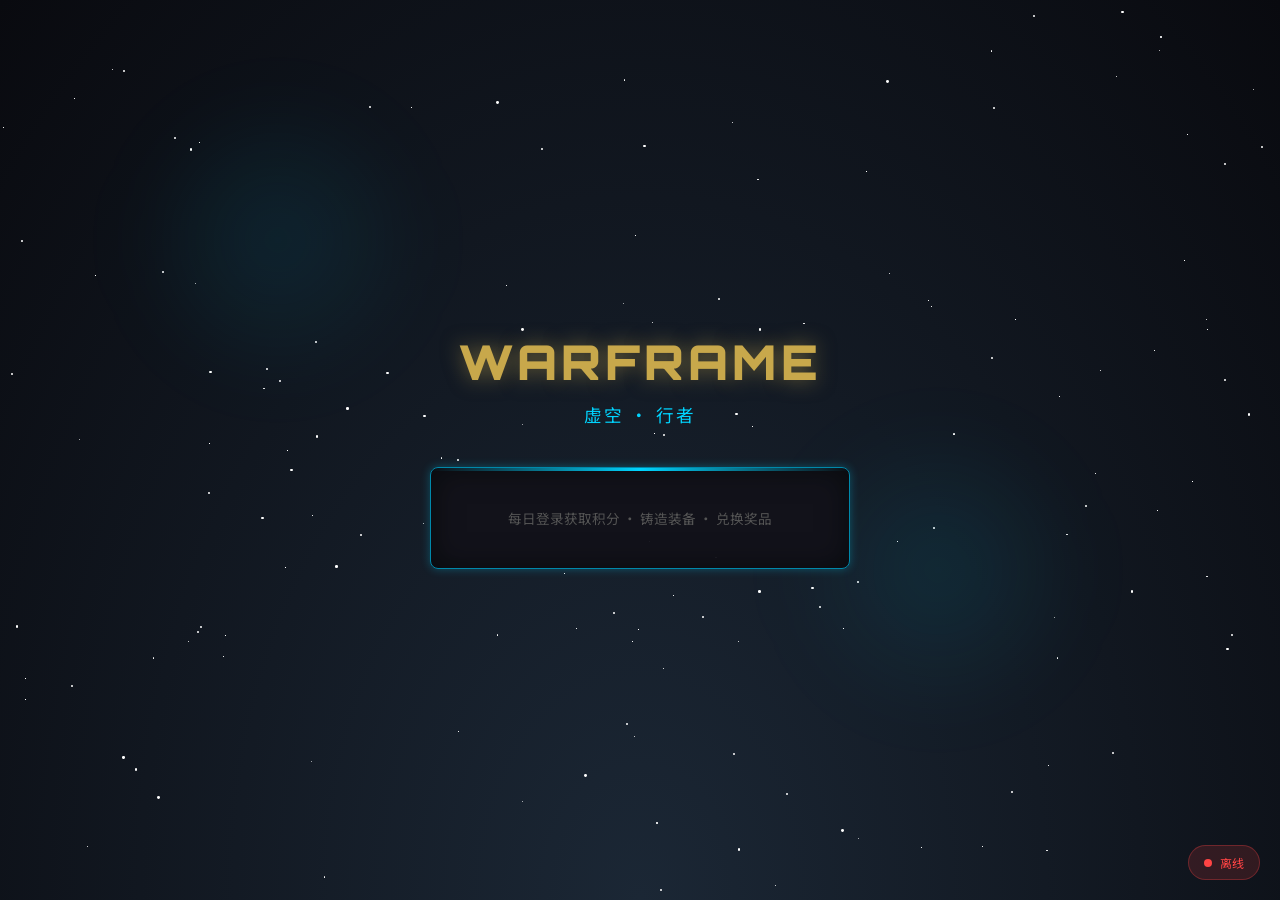
<file: 1/GAME.html>
<!DOCTYPE html>
<html lang="zh-CN">
	<head>
		<meta charset="UTF-8">
		<meta name="viewport" content="width=device-width, initial-scale=1.0">
		<title>虚空行者</title>
		<!-- Supabase CDN -->

		<script src="GAME/supabase.min.js"></script>
		<script src="GAME/warframes.js"></script>
		<script src="GAME/enemies.js"></script>
		<script src="GAME/items.js"></script>
		<style>
			@import url('https://fonts.googleapis.com/css2?family=Orbitron:wght@400;700;900&family=Noto+Sans+SC:wght@300;400;700&display=swap');

			:root {
				--void-black: #0a0a0f;
				--void-dark: #12121a;
				--tenno-gold: #c8a84b;
				--tenno-gold-dim: #8a7340;
				--orokin-cyan: #00d4ff;
				--orokin-cyan-dim: #0088aa;
				--infested-green: #4eff4e;
				--grineer-red: #ff4444;
				--corpus-blue: #4488ff;
				--sentient-purple: #ff66ff;
				--panel-bg: rgba(18, 18, 26, 0.95);
				--border-glow: 0 0 10px rgba(0, 212, 255, 0.3);
			}

			* {
				margin: 0;
				padding: 0;
				box-sizing: border-box;
			}

			body {
				font-family: 'Noto Sans SC', sans-serif;
				background: var(--void-black);
				color: #e0e0e0;
				min-height: 100vh;
				overflow-x: hidden;
			}

			/* 星空背景 */
			.stars-bg {
				position: fixed;
				top: 0;
				left: 0;
				width: 100%;
				height: 100%;
				z-index: -1;
				background: radial-gradient(ellipse at bottom, #1b2735 0%, #090a0f 100%);
			}

			.star {
				position: absolute;
				background: white;
				border-radius: 50%;
				animation: twinkle var(--duration) ease-in-out infinite;
			}

			@keyframes twinkle {

				0%,
				100% {
					opacity: 0.3;
				}

				50% {
					opacity: 1;
				}
			}

			.void-rift {
				position: fixed;
				width: 300px;
				height: 300px;
				border-radius: 50%;
				background: radial-gradient(circle, rgba(0, 212, 255, 0.1) 0%, transparent 70%);
				filter: blur(40px);
				animation: voidPulse 4s ease-in-out infinite;
				pointer-events: none;
			}

			@keyframes voidPulse {

				0%,
				100% {
					transform: scale(1);
					opacity: 0.5;
				}

				50% {
					transform: scale(1.2);
					opacity: 0.8;
				}
			}

			/* 登录界面 */
			.login-screen {
				display: flex;
				flex-direction: column;
				align-items: center;
				justify-content: center;
				min-height: 100vh;
				position: relative;
			}

			.login-logo {
				font-family: 'Orbitron', sans-serif;
				font-size: 3rem;
				font-weight: 900;
				color: var(--tenno-gold);
				text-shadow: 0 0 20px rgba(200, 168, 75, 0.5);
				margin-bottom: 10px;
				letter-spacing: 4px;
			}

			.login-subtitle {
				color: var(--orokin-cyan);
				font-size: 1.1rem;
				margin-bottom: 40px;
				letter-spacing: 2px;
			}

			.login-box {
				background: var(--panel-bg);
				border: 1px solid var(--orokin-cyan-dim);
				border-radius: 8px;
				padding: 40px;
				width: 100%;
				max-width: 420px;
				box-shadow: var(--border-glow), inset 0 0 30px rgba(0, 0, 0, 0.5);
				position: relative;
				overflow: hidden;
			}

			.login-box::before {
				content: '';
				position: absolute;
				top: 0;
				left: 0;
				right: 0;
				height: 3px;
				background: linear-gradient(90deg, transparent, var(--orokin-cyan), transparent);
			}

			.input-group {
				margin-bottom: 20px;
			}

			.input-group label {
				display: block;
				color: var(--orokin-cyan);
				font-size: 0.85rem;
				margin-bottom: 8px;
				text-transform: uppercase;
				letter-spacing: 1px;
			}

			.input-group input {
				width: 100%;
				padding: 12px 15px;
				background: rgba(0, 0, 0, 0.5);
				border: 1px solid #333;
				border-radius: 4px;
				color: #fff;
				font-size: 1rem;
				transition: all 0.3s;
			}

			.input-group input:focus {
				outline: none;
				border-color: var(--orokin-cyan);
				box-shadow: 0 0 10px rgba(0, 212, 255, 0.2);
			}

			.btn {
				width: 100%;
				padding: 14px;
				background: linear-gradient(135deg, var(--orokin-cyan-dim), var(--orokin-cyan));
				border: none;
				border-radius: 4px;
				color: var(--void-black);
				font-weight: 700;
				font-size: 1rem;
				cursor: pointer;
				text-transform: uppercase;
				letter-spacing: 2px;
				transition: all 0.3s;
				position: relative;
				overflow: hidden;
			}

			.btn:hover {
				transform: translateY(-2px);
				box-shadow: 0 5px 20px rgba(0, 212, 255, 0.4);
			}

			.btn-tenno {
				background: linear-gradient(135deg, var(--tenno-gold-dim), var(--tenno-gold));
				color: var(--void-black);
			}

			.btn-tenno:hover {
				box-shadow: 0 5px 20px rgba(200, 168, 75, 0.4);
			}

			.btn-small {
				width: auto;
				padding: 8px 20px;
				font-size: 0.85rem;
			}

			.btn:disabled {
				opacity: 0.5;
				cursor: not-allowed;
				transform: none !important;
			}

			.login-tabs {
				display: flex;
				margin-bottom: 25px;
				border-bottom: 1px solid #333;
			}

			.login-tab {
				flex: 1;
				padding: 12px;
				background: none;
				border: none;
				color: #666;
				cursor: pointer;
				font-size: 0.9rem;
				letter-spacing: 1px;
				transition: all 0.3s;
				position: relative;
			}

			.login-tab.active {
				color: var(--orokin-cyan);
			}

			.login-tab.active::after {
				content: '';
				position: absolute;
				bottom: -1px;
				left: 0;
				right: 0;
				height: 2px;
				background: var(--orokin-cyan);
			}

			/* 加载动画 */
			.loading-overlay {
				display: none;
				position: fixed;
				inset: 0;
				background: rgba(0, 0, 0, 0.9);
				z-index: 2000;
				align-items: center;
				justify-content: center;
				flex-direction: column;
				gap: 20px;
			}

			.loading-overlay.active {
				display: flex;
			}

			.loading-spinner {
				width: 60px;
				height: 60px;
				border: 3px solid rgba(0, 212, 255, 0.2);
				border-top-color: var(--orokin-cyan);
				border-radius: 50%;
				animation: spin 1s linear infinite;
			}

			@keyframes spin {
				to {
					transform: rotate(360deg);
				}
			}

			.loading-text {
				color: var(--orokin-cyan);
				font-family: 'Orbitron';
				letter-spacing: 2px;
			}


			/* 主游戏界面 */
			.game-container {
				display: none;
				min-height: 100vh;
			}

			.top-bar {
				background: var(--panel-bg);
				border-bottom: 1px solid #222;
				padding: 15px 30px;
				display: flex;
				justify-content: space-between;
				align-items: center;
				position: sticky;
				top: 0;
				z-index: 100;
				backdrop-filter: blur(10px);
			}

			.player-info {
				display: flex;
				align-items: center;
				gap: 20px;
			}

			.player-avatar {
				width: 50px;
				height: 50px;
				border-radius: 50%;
				border: 2px solid var(--tenno-gold);
				background: linear-gradient(135deg, #1a1a2e, #16213e);
				display: flex;
				align-items: center;
				justify-content: center;
				font-size: 1.5rem;
				position: relative;
			}

			.player-avatar::after {
				content: '';
				position: absolute;
				inset: -4px;
				border-radius: 50%;
				border: 1px solid var(--tenno-gold);
				opacity: 0.5;
			}

			.player-name {
				font-family: 'Orbitron';
				color: var(--tenno-gold);
				font-size: 1.1rem;
			}

			.player-rank {
				color: var(--orokin-cyan);
				font-size: 0.8rem;
				margin-top: 2px;
			}

			.player-id {
				color: #555;
				font-size: 0.7rem;
				margin-top: 2px;
			}

			.resources-bar {
				display: flex;
				gap: 25px;
				align-items: center;
			}

			.resource-item {
				display: flex;
				align-items: center;
				gap: 8px;
				background: rgba(0, 0, 0, 0.3);
				padding: 8px 15px;
				border-radius: 20px;
				border: 1px solid #333;
			}

			.resource-icon {
				width: 24px;
				height: 24px;
				border-radius: 50%;
				display: flex;
				align-items: center;
				justify-content: center;
				font-size: 0.9rem;
			}

			.resource-credits .resource-icon {
				background: var(--tenno-gold);
				color: #000;
			}

			.resource-platinum .resource-icon {
				background: var(--orokin-cyan);
				color: #000;
			}

			.resource-endo .resource-icon {
				background: var(--infested-green);
				color: #000;
			}

			.resource-points .resource-icon {
				background: var(--sentient-purple);
				color: #fff;
			}

			.resource-value {
				font-weight: 700;
				font-family: 'Orbitron';
			}

			.resource-credits .resource-value {
				color: var(--tenno-gold);
			}

			.resource-platinum .resource-value {
				color: var(--orokin-cyan);
			}

			.resource-endo .resource-value {
				color: var(--infested-green);
			}

			.resource-points .resource-value {
				color: var(--sentient-purple);
			}

			/* 导航菜单 */
			.nav-menu {
				background: var(--panel-bg);
				border-right: 1px solid #222;
				width: 240px;
				min-height: calc(100vh - 82px);
				padding: 20px 0;
				position: fixed;
				left: 0;
				top: 82px;
			}

			.nav-item {
				padding: 15px 25px;
				cursor: pointer;
				display: flex;
				align-items: center;
				gap: 12px;
				transition: all 0.3s;
				border-left: 3px solid transparent;
				position: relative;
			}

			.nav-item:hover,
			.nav-item.active {
				background: rgba(0, 212, 255, 0.05);
				border-left-color: var(--orokin-cyan);
			}

			.nav-item.active {
				color: var(--orokin-cyan);
			}

			.nav-icon {
				width: 30px;
				text-align: center;
				font-size: 1.2rem;
			}

			.nav-badge {
				position: absolute;
				right: 15px;
				background: var(--grineer-red);
				color: white;
				font-size: 0.7rem;
				padding: 2px 6px;
				border-radius: 10px;
				font-weight: 700;
			}

			/* 内容区域 */
			.main-content {
				margin-left: 240px;
				padding: 30px;
				min-height: calc(100vh - 82px);
			}

			.section-title {
				font-family: 'Orbitron';
				font-size: 1.8rem;
				color: var(--tenno-gold);
				margin-bottom: 25px;
				display: flex;
				align-items: center;
				gap: 12px;
				text-shadow: 0 0 10px rgba(200, 168, 75, 0.3);
			}

			.section-title::after {
				content: '';
				flex: 1;
				height: 1px;
				background: linear-gradient(90deg, var(--tenno-gold-dim), transparent);
				margin-left: 15px;
			}

			/* 战甲展示 */
			.warframe-showcase {
				display: grid;
				grid-template-columns: 300px 1fr;
				gap: 30px;
				margin-bottom: 30px;
			}

			.warframe-model {
				background: var(--panel-bg);
				border: 1px solid #333;
				border-radius: 12px;
				padding: 30px;
				text-align: center;
				position: relative;
				overflow: hidden;
			}

			.warframe-model::before {
				content: '';
				position: absolute;
				top: -50%;
				left: -50%;
				width: 200%;
				height: 200%;
				background: radial-gradient(circle, rgba(0, 212, 255, 0.05) 0%, transparent 50%);
				animation: rotate 20s linear infinite;
			}

			@keyframes rotate {
				from {
					transform: rotate(0deg);
				}

				to {
					transform: rotate(360deg);
				}
			}

			/* 覆盖原有 silhouette 样式 */
			.warframe-silhouette.wf-excalibur,
			.warframe-silhouette.wf-volt,
			.warframe-silhouette.wf-mag,
			.warframe-silhouette.wf-rhino {
				width: 120px;
				height: 120px;
				border-radius: 12px;
				display: flex;
				align-items: center;
				justify-content: center;
				font-size: 60px;
				margin: 0 auto 10px;
			}

			.warframe-name {
				font-family: 'Orbitron';
				font-size: 1.4rem;
				color: var(--orokin-cyan);
				position: relative;
				z-index: 1;
			}

			.warframe-level {
				color: var(--tenno-gold);
				font-size: 0.9rem;
				margin-top: 5px;
				position: relative;
				z-index: 1;
			}

			.warframe-stats {
				background: var(--panel-bg);
				border: 1px solid #333;
				border-radius: 12px;
				padding: 25px;
			}

			.stat-row {
				display: flex;
				justify-content: space-between;
				align-items: center;
				padding: 12px 0;
				border-bottom: 1px solid #222;
			}

			.stat-row:last-child {
				border-bottom: none;
			}

			.stat-label {
				display: flex;
				align-items: center;
				gap: 10px;
				color: #aaa;
			}

			.stat-bar {
				width: 200px;
				height: 8px;
				background: #222;
				border-radius: 4px;
				overflow: hidden;
			}

			.stat-fill {
				height: 100%;
				border-radius: 4px;
				transition: width 0.5s ease;
				position: relative;
			}

			.stat-fill::after {
				content: '';
				position: absolute;
				right: 0;
				top: 0;
				bottom: 0;
				width: 20px;
				background: linear-gradient(90deg, transparent, rgba(255, 255, 255, 0.3));
			}

			.stat-shield .stat-fill {
				background: var(--corpus-blue);
			}

			.stat-health .stat-fill {
				background: var(--grineer-red);
			}

			.stat-energy .stat-fill {
				background: var(--orokin-cyan);
			}

			.stat-armor .stat-fill {
				background: var(--tenno-gold);
			}

			.stat-speed .stat-fill {
				background: var(--infested-green);
			}

			.stat-value {
				font-family: 'Orbitron';
				color: #fff;
				min-width: 50px;
				text-align: right;
			}

			/* 任务系统 */
			.missions-grid {
				display: grid;
				grid-template-columns: repeat(auto-fill, minmax(280px, 1fr));
				gap: 20px;
			}

			.mission-card {
				background: var(--panel-bg);
				border: 1px solid #333;
				border-radius: 10px;
				padding: 20px;
				position: relative;
				overflow: hidden;
				transition: all 0.3s;
				cursor: pointer;
			}

			.mission-card:hover {
				transform: translateY(-3px);
				border-color: var(--orokin-cyan);
				box-shadow: 0 5px 20px rgba(0, 0, 0, 0.3);
			}

			.mission-card.completed {
				opacity: 0.6;
				border-color: var(--infested-green);
			}

			.mission-card.completed::after {
				content: '✓ 已完成';
				position: absolute;
				top: 10px;
				right: 10px;
				background: var(--infested-green);
				color: #000;
				padding: 3px 10px;
				border-radius: 4px;
				font-size: 0.75rem;
				font-weight: 700;
			}

			.mission-type {
				display: inline-block;
				padding: 4px 12px;
				border-radius: 4px;
				font-size: 0.75rem;
				font-weight: 700;
				margin-bottom: 10px;
				text-transform: uppercase;
			}

			.type-daily {
				background: rgba(0, 212, 255, 0.2);
				color: var(--orokin-cyan);
				border: 1px solid var(--orokin-cyan-dim);
			}

			.type-weekly {
				background: rgba(200, 168, 75, 0.2);
				color: var(--tenno-gold);
				border: 1px solid var(--tenno-gold-dim);
			}

			.type-special {
				background: rgba(255, 102, 255, 0.2);
				color: var(--sentient-purple);
				border: 1px solid var(--sentient-purple);
			}

			.mission-name {
				font-size: 1.1rem;
				font-weight: 700;
				margin-bottom: 8px;
				color: #fff;
			}

			.mission-desc {
				color: #888;
				font-size: 0.85rem;
				margin-bottom: 15px;
				line-height: 1.5;
			}

			.mission-rewards {
				display: flex;
				gap: 15px;
				margin-bottom: 15px;
			}

			.reward-tag {
				display: flex;
				align-items: center;
				gap: 5px;
				font-size: 0.85rem;
			}

			.reward-credits {
				color: var(--tenno-gold);
			}

			.reward-endo {
				color: var(--infested-green);
			}

			.reward-points {
				color: var(--sentient-purple);
				font-weight: 700;
			}

			.mission-timer {
				color: #666;
				font-size: 0.8rem;
				display: flex;
				align-items: center;
				gap: 5px;
			}

			.mission-btn {
				width: 100%;
				margin-top: 15px;
				padding: 10px;
				background: rgba(0, 212, 255, 0.1);
				border: 1px solid var(--orokin-cyan-dim);
				color: var(--orokin-cyan);
				border-radius: 4px;
				cursor: pointer;
				font-weight: 700;
				transition: all 0.3s;
				text-transform: uppercase;
				letter-spacing: 1px;
			}

			.mission-btn:hover:not(:disabled) {
				background: var(--orokin-cyan);
				color: var(--void-black);
			}

			.mission-btn:disabled {
				opacity: 0.5;
				cursor: not-allowed;
			}

			/* 铸造厂 */
			.foundry-grid {
				display: grid;
				grid-template-columns: repeat(auto-fill, minmax(200px, 1fr));
				gap: 20px;
			}

			.foundry-item {
				background: var(--panel-bg);
				border: 1px solid #333;
				border-radius: 10px;
				padding: 20px;
				text-align: center;
				transition: all 0.3s;
				position: relative;
			}

			.foundry-item:hover {
				border-color: var(--tenno-gold);
			}

			.foundry-item.crafting {
				border-color: var(--orokin-cyan);
				box-shadow: 0 0 15px rgba(0, 212, 255, 0.1);
			}

			.foundry-icon {
				font-size: 3rem;
				margin-bottom: 10px;
				display: block;
			}

			.foundry-name {
				font-weight: 700;
				margin-bottom: 5px;
				color: #fff;
			}

			.foundry-status {
				font-size: 0.8rem;
				color: #888;
				margin-bottom: 10px;
			}

			.foundry-progress {
				width: 100%;
				height: 6px;
				background: #222;
				border-radius: 3px;
				overflow: hidden;
				margin-bottom: 10px;
			}

			.foundry-progress-bar {
				height: 100%;
				background: linear-gradient(90deg, var(--orokin-cyan-dim), var(--orokin-cyan));
				transition: width 0.3s;
			}

			.foundry-btn {
				padding: 8px 20px;
				background: rgba(200, 168, 75, 0.1);
				border: 1px solid var(--tenno-gold-dim);
				color: var(--tenno-gold);
				border-radius: 4px;
				cursor: pointer;
				font-size: 0.85rem;
				transition: all 0.3s;
			}

			.foundry-btn:hover {
				background: var(--tenno-gold);
				color: var(--void-black);
			}

			/* 积分商城 */
			.shop-grid {
				display: grid;
				grid-template-columns: repeat(auto-fill, minmax(250px, 1fr));
				gap: 20px;
			}

			.shop-item {
				background: var(--panel-bg);
				border: 1px solid #333;
				border-radius: 12px;
				overflow: hidden;
				transition: all 0.3s;
				position: relative;
			}

			.shop-item:hover {
				transform: translateY(-5px);
				border-color: var(--sentient-purple);
				box-shadow: 0 10px 30px rgba(255, 102, 255, 0.1);
			}

			.shop-item.featured {
				border-color: var(--tenno-gold);
				box-shadow: 0 0 20px rgba(200, 168, 75, 0.2);
			}

			.shop-item.featured::before {
				content: '★ 限时特惠';
				position: absolute;
				top: 10px;
				left: -30px;
				background: var(--tenno-gold);
				color: #000;
				padding: 3px 35px;
				font-size: 0.75rem;
				font-weight: 700;
				transform: rotate(-45deg);
				z-index: 2;
			}

			.shop-image {
				height: 150px;
				background: linear-gradient(135deg, #1a1a2e, #16213e);
				display: flex;
				align-items: center;
				justify-content: center;
				font-size: 4rem;
				position: relative;
				overflow: hidden;
			}

			.shop-image::after {
				content: '';
				position: absolute;
				inset: 0;
				background: linear-gradient(180deg, transparent 50%, var(--panel-bg));
			}

			.shop-info {
				padding: 20px;
			}

			.shop-name {
				font-size: 1.1rem;
				font-weight: 700;
				margin-bottom: 5px;
				color: #fff;
			}

			.shop-desc {
				color: #888;
				font-size: 0.85rem;
				margin-bottom: 15px;
			}

			.shop-price {
				display: flex;
				justify-content: space-between;
				align-items: center;
			}

			.price-tag {
				display: flex;
				align-items: center;
				gap: 5px;
				color: var(--sentient-purple);
				font-weight: 700;
				font-size: 1.2rem;
			}

			.shop-btn {
				padding: 8px 20px;
				background: linear-gradient(135deg, var(--sentient-purple), #cc44cc);
				border: none;
				color: white;
				border-radius: 4px;
				cursor: pointer;
				font-weight: 700;
				transition: all 0.3s;
			}

			.shop-btn:hover:not(:disabled) {
				transform: scale(1.05);
				box-shadow: 0 5px 15px rgba(255, 102, 255, 0.4);
			}

			.shop-btn:disabled {
				background: #333;
				cursor: not-allowed;
			}

			/* 排行榜 */
			.leaderboard-table {
				width: 100%;
				border-collapse: collapse;
				background: var(--panel-bg);
				border-radius: 12px;
				overflow: hidden;
			}

			.leaderboard-table th,
			.leaderboard-table td {
				padding: 15px 20px;
				text-align: left;
				border-bottom: 1px solid #222;
			}

			.leaderboard-table th {
				background: rgba(0, 0, 0, 0.3);
				color: var(--tenno-gold);
				font-family: 'Orbitron';
				font-size: 0.85rem;
				text-transform: uppercase;
				letter-spacing: 1px;
			}

			.leaderboard-table tr:hover {
				background: rgba(0, 212, 255, 0.03);
			}

			.leaderboard-rank {
				width: 40px;
				height: 40px;
				border-radius: 50%;
				display: flex;
				align-items: center;
				justify-content: center;
				font-family: 'Orbitron';
				font-weight: 700;
				font-size: 1rem;
			}

			.rank-1 {
				background: linear-gradient(135deg, #ffd700, #ffaa00);
				color: #000;
			}

			.rank-2 {
				background: linear-gradient(135deg, #c0c0c0, #a0a0a0);
				color: #000;
			}

			.rank-3 {
				background: linear-gradient(135deg, #cd7f32, #b87333);
				color: #fff;
			}

			.rank-other {
				background: rgba(255, 255, 255, 0.1);
				color: #888;
			}

			/* 兑换记录 */
			.history-list {
				display: flex;
				flex-direction: column;
				gap: 10px;
			}

			.history-item {
				display: flex;
				justify-content: space-between;
				align-items: center;
				background: var(--panel-bg);
				border: 1px solid #333;
				border-radius: 8px;
				padding: 15px 20px;
			}

			.history-status {
				padding: 4px 12px;
				border-radius: 4px;
				font-size: 0.75rem;
				font-weight: 700;
			}

			.status-pending {
				background: rgba(255, 170, 0, 0.2);
				color: #ffaa00;
			}

			.status-completed {
				background: rgba(78, 255, 78, 0.2);
				color: var(--infested-green);
			}

			.status-cancelled {
				background: rgba(255, 68, 68, 0.2);
				color: var(--grineer-red);
			}

			/* 提示消息 */
			.toast-container {
				position: fixed;
				top: 100px;
				right: 30px;
				z-index: 1000;
				display: flex;
				flex-direction: column;
				gap: 10px;
			}

			.toast {
				background: var(--panel-bg);
				border-left: 4px solid var(--orokin-cyan);
				padding: 15px 20px;
				border-radius: 4px;
				box-shadow: 0 5px 20px rgba(0, 0, 0, 0.5);
				animation: slideIn 0.3s ease, fadeOut 0.3s ease 2.7s forwards;
				max-width: 300px;
			}

			.toast.success {
				border-left-color: var(--infested-green);
			}

			.toast.error {
				border-left-color: var(--grineer-red);
			}

			.toast.warning {
				border-left-color: var(--tenno-gold);
			}

			@keyframes slideIn {
				from {
					transform: translateX(100%);
					opacity: 0;
				}

				to {
					transform: translateX(0);
					opacity: 1;
				}
			}

			@keyframes fadeOut {
				to {
					opacity: 0;
					transform: translateX(100%);
				}
			}

			/* 模态框 */
			.modal-overlay {
				display: none;
				position: fixed;
				inset: 0;
				background: rgba(0, 0, 0, 0.8);
				z-index: 1000;
				align-items: center;
				justify-content: center;
				backdrop-filter: blur(5px);
			}

			.modal-overlay.active {
				display: flex;
			}

			.modal {
				background: var(--panel-bg);
				border: 1px solid var(--orokin-cyan-dim);
				border-radius: 12px;
				padding: 30px;
				max-width: 500px;
				width: 90%;
				position: relative;
				box-shadow: 0 20px 60px rgba(0, 0, 0, 0.5);
			}

			.modal-title {
				font-family: 'Orbitron';
				font-size: 1.4rem;
				color: var(--tenno-gold);
				margin-bottom: 20px;
			}

			.modal-close {
				position: absolute;
				top: 15px;
				right: 15px;
				background: none;
				border: none;
				color: #666;
				font-size: 1.5rem;
				cursor: pointer;
				transition: color 0.3s;
			}

			.modal-close:hover {
				color: var(--grineer-red);
			}

			/* 响应式 */
			@media (max-width: 768px) {
				.nav-menu {
					width: 100%;
					position: fixed;
					bottom: 0;
					top: auto;
					min-height: auto;
					display: flex;
					overflow-x: auto;
					z-index: 100;
				}

				.nav-item {
					flex-direction: column;
					padding: 10px;
					min-width: 80px;
					text-align: center;
					border-left: none;
					border-top: 3px solid transparent;
				}

				.nav-item:hover,
				.nav-item.active {
					border-left-color: transparent;
					border-top-color: var(--orokin-cyan);
				}

				.main-content {
					margin-left: 0;
					margin-bottom: 80px;
				}

				.warframe-showcase {
					grid-template-columns: 1fr;
				}

				.resources-bar {
					flex-wrap: wrap;
					gap: 10px;
				}
			}

			.hidden {
				display: none !important;
			}

			.page-section {
				animation: fadeIn 0.3s ease;
			}

			@keyframes fadeIn {
				from {
					opacity: 0;
					transform: translateY(10px);
				}

				to {
					opacity: 1;
					transform: translateY(0);
				}
			}

			/* 虚空裂缝特效 */
			.fissure-effect {
				position: fixed;
				pointer-events: none;
				z-index: 999;
			}

			.fissure-particle {
				position: absolute;
				width: 4px;
				height: 4px;
				background: var(--orokin-cyan);
				border-radius: 50%;
				animation: fissureFloat 2s ease-out forwards;
			}

			@keyframes fissureFloat {
				0% {
					opacity: 1;
					transform: scale(1);
				}

				100% {
					opacity: 0;
					transform: scale(0) translateY(-100px);
				}
			}


/* ═══════════════════════════════════════════════════════════════
   方案A：全屏沉浸式 - 完整CSS
   替换位置：在 style 标签内，从 .battle-arena 开始到 
   .battle-enemy img 结束的所有战斗相关CSS
   ═══════════════════════════════════════════════════════════════ */

/* ===== 战斗场地容器 ===== */
.battle-arena {
    position: fixed;
    inset: 0;
    background: rgba(0, 0, 0, 0.95);
    z-index: 1500;
    display: none;
}
.battle-arena.active {
    display: block;
}

/* ===== 战斗场景 - 占满全屏 ===== */
.battle-scene {
    position: absolute;
    inset: 0;
    background: radial-gradient(ellipse at center, #1a1a3e 0%, #0a0a1a 100%);
    border: none;
    border-radius: 0;
    overflow: hidden;
}

/* ===== 顶部状态栏HUD ===== */
.battle-top-hud {
    position: absolute;
    top: 15px;
    left: 20px;
    right: 20px;
    display: flex;
    justify-content: space-between;
    align-items: flex-start;
    z-index: 20;
    pointer-events: none;
}
.battle-top-hud > * {
    pointer-events: auto;
}

/* ===== 底部控制区HUD ===== */
.battle-bottom-hud {
    position: absolute;
    bottom: 15px;
    left: 20px;
    right: 20px;
    display: flex;
    gap: 15px;
    z-index: 20;
    align-items: flex-end;
}
.battle-bottom-hud > .battle-log-panel {
    order: 0;
}
.battle-bottom-hud > .battle-action-btns {
    order: 1;
}
.battle-bottom-hud > .battle-skills-panel {
    order: 2;
}

/* ===== 战斗日志面板 ===== */
.battle-log-panel {
    flex: 1;
    max-width: 500px;
    height: 140px;
    background: rgba(0, 0, 0, 0.7);
    border: 1px solid #333;
    border-radius: 8px;
    padding: 10px;
    overflow-y: auto;
    font-size: 0.85rem;
    color: #aaa;
    line-height: 1.6;
    backdrop-filter: blur(4px);
    transition: all 0.3s ease;
}
.battle-log-panel.hidden {
    display: none;
}
.battle-log-panel.collapsed {
    max-width: 0;
    padding: 10px 0;
    opacity: 0;
    overflow: hidden;
    border: none;
}

/* ===== 技能按钮区域 ===== */
.battle-skills-panel {
    display: grid;
    grid-template-columns: repeat(5, 1fr);
    gap: 8px;
    min-width: 380px;
}
.battle-skills-panel .skill-btn {
    font-size: 0.7rem;
    padding: 10px 4px;
    background: rgba(0, 0, 0, 0.6);
    border: 1px solid #444;
    color: #888;
    line-height: 1.4;
    border-radius: 6px;
    cursor: pointer;
    transition: all 0.2s;
    backdrop-filter: blur(4px);
}
.battle-skills-panel .skill-btn.unlocked {
    border-color: var(--tenno-gold);
    color: var(--tenno-gold);
}
.battle-skills-panel .skill-btn.active {
    background: rgba(200, 168, 75, 0.2);
    box-shadow: 0 0 15px rgba(200, 168, 75, 0.3);
}
.battle-skills-panel .skill-btn:disabled {
    opacity: 0.3;
    cursor: not-allowed;
}

/* ===== 操作按钮区域（撤退/领奖/日志开关） ===== */
.battle-action-btns {
    display: flex;
    gap: 10px;
    z-index: 25;
    align-items: flex-end;
    flex-shrink: 0;
}
.battle-action-btns .btn {
    width: auto;
    padding: 10px 20px;
    font-size: 0.8rem;
    border-radius: 6px;
    background: rgba(255, 68, 68, 0.2);
    border: 1px solid var(--grineer-red);
    color: var(--grineer-red);
    cursor: pointer;
    transition: all 0.3s;
    white-space: nowrap;
}
.battle-action-btns .btn:hover {
    background: rgba(255, 68, 68, 0.4);
}
/* 日志开关按钮 */
.battle-log-toggle {
    padding: 10px 16px;
    background: rgba(0, 212, 255, 0.15);
    border: 1px solid var(--orokin-cyan-dim);
    color: var(--orokin-cyan);
    border-radius: 6px;
    cursor: pointer;
    font-size: 0.8rem;
    transition: all 0.3s;
    white-space: nowrap;
}
.battle-log-toggle:hover {
    background: rgba(0, 212, 255, 0.3);
}
.battle-log-toggle.active {
    background: rgba(0, 212, 255, 0.3);
    box-shadow: 0 0 10px rgba(0, 212, 255, 0.2);
}

/* ===== 角色位置 - 百分比适配全屏 ===== */
.battle-tenno {
    position: absolute;
    left: 6%;
    bottom: 18%;
    font-size: 8rem;
    transition: all 0.2s;
    filter: drop-shadow(0 0 15px rgba(0, 212, 255, 0.5));
    z-index: 10;
}
.battle-tenno img {
    width: 380px;
    height: 380px;
    object-fit: contain;
    display: block;
}
.battle-tenno.attack {
    transform: translateX(100px) scale(1.2);
}
.battle-tenno.hit {
    animation: tennoHit 0.3s ease;
}

.battle-enemy {
    position: absolute;
    right: 6%;
    bottom: 18%;
    font-size: 8rem;
    transition: all 0.2s;
    z-index: 10;
}
.battle-enemy img {
    width: 380px;
    height: 380px;
    object-fit: contain;
    display: block;
}
.battle-enemy.dead {
    opacity: 0;
    transform: scale(0) rotate(180deg);
    transition: all 0.5s;
}
.battle-enemy.hit {
    animation: enemyHit 0.3s ease;
    filter: brightness(3);
}

/* ===== 血条样式 ===== */
.battle-hp-bar {
    position: relative;
    height: 10px;
    border-radius: 5px;
    background: #222;
    overflow: hidden;
}
.battle-hp-fill {
    height: 100%;
    border-radius: 5px;
    transition: width 0.3s;
}
.battle-hp-tenno .battle-hp-fill {
    background: var(--orokin-cyan);
}
.battle-hp-enemy .battle-hp-fill {
    background: var(--grineer-red);
}

/* ===== 伤害飘字 ===== */
.battle-damage {
    position: absolute;
    font-family: 'Orbitron';
    font-weight: 900;
    font-size: 1.5rem;
    pointer-events: none;
    animation: damageFloat 1s ease forwards;
    z-index: 30;
}

/* ===== 波次/进度显示 ===== */
#battleWaveDisplay {
    color: var(--tenno-gold);
    font-family: 'Orbitron';
    font-size: 1rem;
    text-shadow: 0 0 10px rgba(200,168,75,0.5);
    z-index: 10;
}

/* ===== 生存任务倒计时条 ===== */
.survival-timer-bar {
    position: absolute;
    top: 55px;
    left: 50%;
    transform: translateX(-50%);
    width: 200px;
    height: 6px;
    background: rgba(0,0,0,0.6);
    border: 1px solid var(--infested-green);
    border-radius: 3px;
    overflow: hidden;
    z-index: 15;
    box-shadow: 0 0 6px rgba(78,255,78,0.2);
}
.survival-timer-fill {
    height: 100%;
    background: linear-gradient(90deg, var(--infested-green), #88ff88);
    transition: width 0.5s linear;
    border-radius: 3px;
}
.survival-timer-text {
    position: absolute;
    top: 65px;
    left: 50%;
    transform: translateX(-50%);
    color: var(--infested-green);
    font-family: 'Orbitron', monospace;
    font-size: 0.6rem;
    text-shadow: 0 0 6px rgba(78,255,78,0.4);
    z-index: 15;
    white-space: nowrap;
}
.survival-timer-text.warning {
    color: #ffaa00;
    text-shadow: 0 0 8px rgba(255,170,0,0.6);
    animation: warningPulse 0.5s ease-in-out infinite alternate;
}
.survival-timer-text.danger {
    color: var(--grineer-red);
    text-shadow: 0 0 8px rgba(255,68,68,0.8);
    animation: warningPulse 0.3s ease-in-out infinite alternate;
}


/* ===== 移动防御终端UI ===== */
.mobile-defense-terminals {
    position: absolute;
    top: 80px;
    left: 50%;
    transform: translateX(-50%);
    display: flex;
    gap: 15px;
    z-index: 15;
    padding: 10px 20px;
    background: rgba(0, 0, 0, 0.6);
    border: 1px solid #333;
    border-radius: 10px;
    backdrop-filter: blur(4px);
}
.mobile-defense-terminal {
    width: 90px;
    text-align: center;
    padding: 10px 6px;
    border-radius: 8px;
    border: 2px solid #444;
    background: rgba(20, 20, 30, 0.8);
    transition: all 0.3s;
    position: relative;
}
.mobile-defense-terminal.active {
    border-color: var(--orokin-cyan);
    box-shadow: 0 0 12px rgba(0, 212, 255, 0.4);
}
.mobile-defense-terminal.completed {
    border-color: var(--infested-green);
    box-shadow: 0 0 8px rgba(78, 255, 78, 0.3);
}
.mobile-defense-terminal.destroyed {
    border-color: var(--grineer-red);
    box-shadow: 0 0 8px rgba(255, 68, 68, 0.3);
    opacity: 0.5;
}
.terminal-label {
    font-family: 'Orbitron', monospace;
    font-size: 0.85rem;
    font-weight: 700;
    margin-bottom: 6px;
    color: var(--orokin-cyan);
}
.terminal-hp-bar {
    width: 100%;
    height: 6px;
    background: #1a1a1a;
    border-radius: 3px;
    overflow: hidden;
    margin-bottom: 6px;
}
.terminal-hp-fill {
    height: 100%;
    border-radius: 3px;
    transition: width 0.3s, background 0.3s;
    background: linear-gradient(90deg, var(--orokin-cyan-dim), var(--orokin-cyan));
}
.terminal-hp-fill.low {
    background: linear-gradient(90deg, #ff4444, #ff6600);
}
.terminal-hp-text {
    font-size: 0.6rem;
    color: #888;
    font-family: 'Orbitron', monospace;
    margin-bottom: 4px;
}
.terminal-upload-bar {
    width: 100%;
    height: 4px;
    background: #1a1a1a;
    border-radius: 2px;
    overflow: hidden;
    margin-top: 4px;
}
.terminal-upload-fill {
    height: 100%;
    border-radius: 2px;
    transition: width 0.5s linear;
    background: linear-gradient(90deg, var(--tenno-gold-dim), var(--tenno-gold));
}
.terminal-status {
    font-size: 0.6rem;
    color: #888;
    font-family: 'Orbitron', monospace;
    margin-top: 4px;
}
.mobile-defense-terminal.active .terminal-status { color: var(--orokin-cyan); }
.mobile-defense-terminal.completed .terminal-status { color: var(--infested-green); }
.mobile-defense-terminal.destroyed .terminal-status { color: var(--grineer-red); }

/* 移动防御总进度 */
.mobile-defense-overall {
    position: absolute;
    top: 50px;
    left: 50%;
    transform: translateX(-50%);
    width: 300px;
    z-index: 15;
    text-align: center;
}
.mobile-defense-overall-label {
    color: var(--tenno-gold);
    font-family: 'Orbitron', monospace;
    font-size: 0.7rem;
    margin-bottom: 4px;
    text-shadow: 0 0 6px rgba(200,168,75,0.4);
}
.mobile-defense-overall-bar {
    width: 100%;
    height: 8px;
    background: rgba(0,0,0,0.6);
    border: 1px solid #333;
    border-radius: 4px;
    overflow: hidden;
}
.mobile-defense-overall-fill {
    height: 100%;
    background: linear-gradient(90deg, var(--tenno-gold-dim), var(--tenno-gold));
    transition: width 0.5s;
    border-radius: 4px;
}
.mobile-defense-overall-text {
    color: #aaa;
    font-size: 0.65rem;
    margin-top: 3px;
    font-family: 'Orbitron', monospace;
}

/* 移动防御提示 */
.mobile-defense-hint {
    position: absolute;
    top: 50%;
    left: 50%;
    transform: translate(-50%, -50%);
    color: var(--orokin-cyan);
    font-family: 'Orbitron', sans-serif;
    font-size: 1.1rem;
    text-shadow: 0 0 15px rgba(0,212,255,0.6);
    z-index: 16;
    pointer-events: none;
    animation: mdHintPulse 1.5s ease-in-out infinite;
    display: none;
    text-align: center;
    background: rgba(0,0,0,0.7);
    padding: 12px 24px;
    border-radius: 8px;
    border: 1px solid var(--orokin-cyan-dim);
}
.mobile-defense-hint.active { display: block; }
@keyframes mdHintPulse {
    0%, 100% { opacity: 1; transform: translate(-50%, -50%) scale(1); }
    50% { opacity: 0.7; transform: translate(-50%, -50%) scale(1.03); }
}

/* ===== 拦截任务通讯塔UI ===== */
.interception-towers {
    position: absolute;
    top: 80px;
    left: 50%;
    transform: translateX(-50%);
    display: flex;
    gap: 12px;
    z-index: 15;
    padding: 8px 16px;
    background: rgba(0, 0, 0, 0.6);
    border: 1px solid #333;
    border-radius: 8px;
    backdrop-filter: blur(4px);
}
.interception-tower {
    width: 70px;
    text-align: center;
    padding: 8px 4px;
    border-radius: 6px;
    border: 2px solid #444;
    background: rgba(20, 20, 30, 0.8);
    transition: all 0.3s;
    cursor: pointer;
    position: relative;
}
.interception-tower:hover {
    transform: translateY(-2px);
}
.interception-tower.enemy {
    border-color: var(--grineer-red);
    box-shadow: 0 0 8px rgba(255, 68, 68, 0.3);
}
.interception-tower.tenno {
    border-color: var(--orokin-cyan);
    box-shadow: 0 0 12px rgba(0, 212, 255, 0.4);
}
.interception-tower.contested {
    border-color: #ffaa00;
    box-shadow: 0 0 12px rgba(255, 170, 0, 0.4);
    animation: towerContested 0.8s ease-in-out infinite alternate;
}
@keyframes towerContested {
    from { box-shadow: 0 0 8px rgba(255,170,0,0.3); }
    to { box-shadow: 0 0 16px rgba(255,170,0,0.6); }
}
.tower-label {
    font-family: 'Orbitron', monospace;
    font-size: 0.9rem;
    font-weight: 700;
    margin-bottom: 4px;
}
.interception-tower.enemy .tower-label { color: var(--grineer-red); }
.interception-tower.tenno .tower-label { color: var(--orokin-cyan); }
.interception-tower.contested .tower-label { color: #ffaa00; }
.tower-progress-bg {
    width: 100%;
    height: 6px;
    background: #1a1a1a;
    border-radius: 3px;
    overflow: hidden;
    margin-bottom: 4px;
}
.tower-progress-fill {
    height: 100%;
    border-radius: 3px;
    transition: width 0.3s, background 0.3s;
}
.interception-tower.enemy .tower-progress-fill { background: var(--grineer-red); }
.interception-tower.tenno .tower-progress-fill { background: var(--orokin-cyan); }
.interception-tower.contested .tower-progress-fill { background: #ffaa00; }
.tower-status {
    font-size: 0.6rem;
    color: #888;
    font-family: 'Orbitron', monospace;
}
.interception-tower.tenno .tower-status { color: var(--orokin-cyan); }
.interception-tower.enemy .tower-status { color: var(--grineer-red); }
.interception-tower.contested .tower-status { color: #ffaa00; }

/* 拦截任务总进度条 */
.interception-overall {
    position: absolute;
    top: 50px;
    left: 50%;
    transform: translateX(-50%);
    width: 320px;
    z-index: 15;
    text-align: center;
}
.interception-overall-label {
    color: var(--tenno-gold);
    font-family: 'Orbitron', monospace;
    font-size: 0.7rem;
    margin-bottom: 4px;
    text-shadow: 0 0 6px rgba(200,168,75,0.4);
}
.interception-overall-bar {
    width: 100%;
    height: 10px;
    background: rgba(0,0,0,0.6);
    border: 1px solid #333;
    border-radius: 5px;
    overflow: hidden;
    display: flex;
}
.interception-overall-tenno {
    height: 100%;
    background: linear-gradient(90deg, var(--orokin-cyan-dim), var(--orokin-cyan));
    transition: width 0.5s;
}
.interception-overall-enemy {
    height: 100%;
    background: linear-gradient(90deg, var(--grineer-red), #ff6666);
    transition: width 0.5s;
}
.interception-overall-text {
    color: #aaa;
    font-size: 0.65rem;
    margin-top: 3px;
    font-family: 'Orbitron', monospace;
}

/* 拦截任务提示信息 */
.interception-hint {
    position: absolute;
    top: 50%;
    left: 50%;
    transform: translate(-50%, -50%);
    color: var(--orokin-cyan);
    font-family: 'Orbitron', sans-serif;
    font-size: 1.1rem;
    text-shadow: 0 0 15px rgba(0,212,255,0.6);
    z-index: 16;
    pointer-events: none;
    animation: interceptionHintPulse 1.5s ease-in-out infinite;
    display: none;
    text-align: center;
    background: rgba(0,0,0,0.7);
    padding: 12px 24px;
    border-radius: 8px;
    border: 1px solid var(--orokin-cyan-dim);
}
.interception-hint.active { display: block; }
@keyframes interceptionHintPulse {
    0%, 100% { opacity: 1; transform: translate(-50%, -50%) scale(1); }
    50% { opacity: 0.7; transform: translate(-50%, -50%) scale(1.03); }
}

/* 当前占领塔高亮 */
.tower-current {
    position: absolute;
    bottom: -4px;
    left: 50%;
    transform: translateX(-50%);
    width: 8px;
    height: 8px;
    border-radius: 50%;
    background: var(--tenno-gold);
    box-shadow: 0 0 8px var(--tenno-gold);
    display: none;
}
.interception-tower.active .tower-current { display: block; }

/* ===== 毒气警告 ===== */
.gas-warning-overlay {
    position: absolute;
    inset: 0;
    background: radial-gradient(ellipse at center, transparent 40%, rgba(78,255,78,0.15) 100%);
    pointer-events: none;
    z-index: 5;
    opacity: 0;
    transition: opacity 0.5s;
}
.gas-warning-overlay.active {
    opacity: 1;
}
.gas-warning-text {
    position: absolute;
    top: 50%;
    left: 50%;
    transform: translate(-50%, -50%);
    color: var(--infested-green);
    font-family: 'Orbitron', sans-serif;
    font-size: 1.4rem;
    font-weight: 700;
    text-shadow: 0 0 20px rgba(78,255,78,0.8), 0 0 40px rgba(78,255,78,0.4);
    z-index: 16;
    animation: gasWarningBlink 0.6s ease-in-out infinite;
    display: none;
    pointer-events: none;
}
.gas-warning-text.active {
    display: block;
}

/* ===== 掉落物品动画 ===== */
.drop-item {
    display: inline-flex;
    align-items: center;
    gap: 5px;
    background: rgba(0, 0, 0, 0.5);
    padding: 4px 10px;
    border-radius: 4px;
    border: 1px solid var(--tenno-gold-dim);
    animation: dropPop 0.5s ease;
}

/* ===== 防御任务多敌人显示 ===== */
#enemyContainer {
    position: absolute;
    right: 8%;
    bottom: 20%;
    display: flex;
    flex-wrap: wrap;
    gap: 8px;
    max-width: 500px;
    justify-content: flex-end;
    align-items: flex-end;
    z-index: 10;
}
.battle-enemy-multi {
    width: 180px;
    height: 180px;
    position: relative;
    display: flex;
    align-items: center;
    justify-content: center;
    transition: all 0.3s;
    filter: drop-shadow(0 0 15px rgba(255,68,68,0.5));
    margin: 8px;
}

/* ===== 装置血条（防御/移防任务） ===== */
#deviceHpContainer {
    position: absolute;
    top: 50px;
    left: 50%;
    transform: translateX(-50%);
    width: 200px;
    z-index: 11;
}
#deviceHpLabel {
    color: var(--orokin-cyan);
    font-size: 0.7rem;
    text-align: center;
    margin-bottom: 3px;
    text-shadow: 0 0 5px rgba(0,212,255,0.5);
    font-family: 'Orbitron', monospace;
}
#deviceHpBar {
    width: 100%;
    height: 100%;
    background: linear-gradient(90deg, var(--orokin-cyan-dim), var(--orokin-cyan));
    transition: width 0.3s;
}
#deviceHpText {
    color: var(--orokin-cyan);
    font-size: 0.65rem;
    text-align: center;
    margin-top: 2px;
    font-family: 'Orbitron', monospace;
}

/* ===== 动画定义 ===== */
@keyframes tennoHit {
    0%, 100% { transform: translateX(0); }
    25% { transform: translateX(-20px); filter: brightness(2); }
}
@keyframes enemyHit {
    0%, 100% { transform: translateX(0); }
    50% { transform: translateX(-30px); }
}
@keyframes damageFloat {
    0% { opacity: 1; transform: translateY(0) scale(1); }
    100% { opacity: 0; transform: translateY(-80px) scale(1.5); }
}
@keyframes dropPop {
    0% { transform: scale(0); }
    50% { transform: scale(1.2); }
    100% { transform: scale(1); }
}
@keyframes warningPulse {
    from { opacity: 0.7; }
    to { opacity: 1; }
}
@keyframes gasWarningBlink {
    0%, 100% { opacity: 1; transform: translate(-50%, -50%) scale(1); }
    50% { opacity: 0.6; transform: translate(-50%, -50%) scale(1.05); }
}

/* ===== 技能动画（保持原有） ===== */
.tenno.skill-1 {
    animation: slashDash 0.6s ease;
    filter: brightness(2) drop-shadow(0 0 20px #ff0000);
}
.tenno.skill-2 {
    animation: blindFlash 0.6s ease;
    filter: brightness(3) drop-shadow(0 0 30px #ffffff);
}
.tenno.skill-3 {
    animation: javelinThrow 0.6s ease;
    filter: brightness(2) drop-shadow(0 0 20px #00ff00);
}
.tenno.skill-4 {
    animation: exaltedBlade 0.6s ease;
    filter: brightness(3) drop-shadow(0 0 40px var(--tenno-gold));
}
@keyframes slashDash {
    0% { transform: translateX(0); }
    30% { transform: translateX(-50px) scaleX(0.5); opacity: 0.5; }
    50% { transform: translateX(100px) scaleX(1.5); opacity: 1; }
    100% { transform: translateX(0); }
}
@keyframes blindFlash {
    0% { filter: brightness(1); }
    20% { filter: brightness(5); }
    100% { filter: brightness(1); }
}
@keyframes javelinThrow {
    0% { transform: scale(1); }
    50% { transform: scale(1.2) rotate(45deg); }
    100% { transform: scale(1); }
}
@keyframes exaltedBlade {
    0% { transform: scale(1); filter: hue-rotate(0deg); }
    50% { transform: scale(1.3); filter: hue-rotate(90deg) brightness(2); }
    100% { transform: scale(1); filter: hue-rotate(0deg); }
}

/* ===== 响应式适配（小屏幕） ===== */
/* ===== 平板/横屏适配 (601-900px) ===== */
@media (max-width: 900px) {
    .battle-bottom-hud {
        flex-direction: row;
        flex-wrap: wrap;
        gap: 10px;
    }
    .battle-log-panel {
        max-width: none;
        height: 120px;
        flex: 1 1 100%;
    }
    .battle-log-panel.collapsed {
        flex: 0;
        height: 0;
        padding: 0;
        border: none;
    }
    .battle-skills-panel {
        min-width: auto;
        flex: 1;
    }
    .battle-action-btns {
        flex: 0;
    }
    .battle-tenno img,
    .battle-enemy img {
        width: 240px;
        height: 240px;
    }
    .battle-tenno {
        left: 5%;
        bottom: 30%;
    }
    .battle-enemy {
        right: 5%;
        bottom: 30%;
    }
}
/* ===== 手机端竖屏适配 (<=600px) ===== */
@media (max-width: 600px) {
    /* 顶部HUD：血条缩小并排 */
    .battle-top-hud {
        top: 8px;
        left: 8px;
        right: 8px;
        gap: 6px;
    }
    .battle-top-hud > div:first-child {
        flex: 1;
        min-width: 0;
    }
    .battle-top-hud .battle-hp-bar {
        width: 100% !important;
        min-width: 0;
    }
    .battle-top-hud .battle-hp-tenno,
    .battle-top-hud .battle-hp-enemy {
        width: 100px !important;
    }
    #battleWaveDisplay {
        font-size: 0.8rem !important;
        white-space: nowrap;
    }

    /* 角色缩小并上移 */
    .battle-tenno {
        left: 5%;
        bottom: 35%;
        font-size: 4rem;
    }
    .battle-enemy {
        right: 5%;
        bottom: 35%;
        font-size: 4rem;
    }
    .battle-tenno img,
    .battle-enemy img {
        width: 140px;
        height: 140px;
    }

    /* 底部HUD：垂直堆叠 */
    .battle-bottom-hud {
        bottom: 8px;
        left: 8px;
        right: 8px;
        flex-direction: column;
        gap: 8px;
        align-items: stretch;
    }

    /* 日志面板：默认折叠状态，展开时占半屏 */
    .battle-log-panel {
        max-width: none;
        height: 100px;
        order: 2;
    }
    .battle-log-panel.collapsed {
        height: 0;
        padding: 0;
        border: none;
    }

    /* 操作按钮区：横向排列在技能上方 */
    .battle-action-btns {
        order: 0;
        justify-content: center;
        gap: 8px;
    }
    .battle-action-btns .btn,
    .battle-log-toggle {
        padding: 8px 14px;
        font-size: 0.75rem;
    }

    /* 技能按钮：5列网格，缩小 */
    .battle-skills-panel {
        order: 1;
        min-width: auto;
        grid-template-columns: repeat(5, 1fr);
        gap: 6px;
    }
    .battle-skills-panel .skill-btn {
        font-size: 0.6rem;
        padding: 8px 2px;
    }

    /* 生存任务计时器 */
    .survival-timer-bar {
        top: 70px;
        width: 150px;
    }
    .survival-timer-text {
        top: 78px;
        font-size: 0.55rem;
    }

    /* 毒气警告 */
    .gas-warning-text {
        font-size: 1rem;
    }

    /* 防御任务多敌人 */
    #enemyContainer {
        right: 5%;
        bottom: 30%;
        max-width: 200px;
    }
    .battle-enemy-multi {
        width: 70px;
        height: 70px;
    }

    /* 装置血条 */
    #deviceHpContainer {
        top: 65px;
        width: 150px;
    }
}
/* 新增：日志条目颜色 */
.battle-log-panel .hit { color: var(--grineer-red); }
.battle-log-panel .loot { color: var(--infested-green); }
.battle-log-panel .win { color: var(--tenno-gold); font-weight: 700; }
			.battle-damage {
				position: absolute;
				font-family: 'Orbitron';
				font-weight: 900;
				font-size: 1.5rem;
				pointer-events: none;
				animation: damageFloat 1s ease forwards;
			}

			@keyframes damageFloat {
				0% {
					opacity: 1;
					transform: translateY(0) scale(1);
				}

				100% {
					opacity: 0;
					transform: translateY(-80px) scale(1.5);
				}
			}

			.drop-item {
				display: inline-flex;
				align-items: center;
				gap: 5px;
				background: rgba(0, 0, 0, 0.5);
				padding: 4px 10px;
				border-radius: 4px;
				border: 1px solid var(--tenno-gold-dim);
				animation: dropPop 0.5s ease;
			}

			@keyframes dropPop {
				0% {
					transform: scale(0);
				}

				50% {
					transform: scale(1.2);
				}

				100% {
					transform: scale(1);
				}
			}

			/* 星球选择 */
			.planet-grid {
				display: grid;
				grid-template-columns: repeat(auto-fill, minmax(200px, 1fr));
				gap: 15px;
				padding: 20px;
			}

			.planet-card {
				background: rgba(0, 0, 0, 0.3);
				border: 1px solid var(--orokin-cyan-dim);
				border-radius: 12px;
				padding: 20px;
				text-align: center;
				cursor: pointer;
				transition: all 0.3s;
			}

			.planet-card:hover {
				border-color: var(--orokin-cyan);
				transform: translateY(-3px);
				box-shadow: 0 5px 20px rgba(0, 212, 255, 0.2);
			}

			.planet-card.locked {
			    opacity: 0.4;
			    cursor: not-allowed;
			    border-color: #333;
			    position: relative;
			}

			.planet-icon {
				font-size: 3rem;
				margin-bottom: 10px;
				display: block;
			}

			.planet-name {
				font-family: 'Orbitron';
				font-size: 1.1rem;
				color: var(--tenno-gold);
				margin-bottom: 5px;
			}

			.planet-desc {
				font-size: 0.8rem;
				color: #888;
			}

			.planet-missions {
				font-size: 0.75rem;
				color: var(--orokin-cyan);
				margin-top: 8px;
			}

			.back-btn {
				background: transparent;
				border: 1px solid var(--orokin-cyan-dim);
				color: var(--orokin-cyan);
				padding: 8px 20px;
				border-radius: 6px;
				cursor: pointer;
				margin-bottom: 20px;
				font-family: 'Orbitron';
				font-size: 0.85rem;
			}

			.back-btn:hover {
				border-color: var(--orokin-cyan);
				background: rgba(0, 212, 255, 0.1);
			}

			.mission-detail {
				background: rgba(0, 0, 0, 0.3);
				border: 1px solid var(--orokin-cyan-dim);
				border-radius: 12px;
				padding: 20px;
				margin-bottom: 15px;
			}


			/* 按钮闪烁 */
			@keyframes cheatPulse {

				0%,
				100% {
					box-shadow: 0 0 5px rgba(255, 68, 68, 0.3);
				}

				50% {
					box-shadow: 0 0 15px rgba(255, 68, 68, 0.6);
				}
			}


			/* 数据同步状态 */
			.sync-status {
				position: fixed;
				bottom: 20px;
				right: 20px;
				padding: 8px 15px;
				border-radius: 20px;
				font-size: 0.75rem;
				display: flex;
				align-items: center;
				gap: 8px;
				z-index: 500;
				transition: all 0.3s;
			}

			.sync-online {
				background: rgba(78, 255, 78, 0.15);
				color: var(--infested-green);
				border: 1px solid rgba(78, 255, 78, 0.3);
			}

			.sync-offline {
				background: rgba(255, 68, 68, 0.15);
				color: var(--grineer-red);
				border: 1px solid rgba(255, 68, 68, 0.3);
			}

			.sync-syncing {
				background: rgba(0, 212, 255, 0.15);
				color: var(--orokin-cyan);
				border: 1px solid rgba(0, 212, 255, 0.3);
			}

			.sync-dot {
				width: 8px;
				height: 8px;
				border-radius: 50%;
				animation: pulse 2s infinite;
			}

			.sync-online .sync-dot {
				background: var(--infested-green);
			}

			.sync-offline .sync-dot {
				background: var(--grineer-red);
			}

			.sync-syncing .sync-dot {
				background: var(--orokin-cyan);
			}

			@keyframes pulse {

				0%,
				100% {
					opacity: 1;
				}

				50% {
					opacity: 0.3;
				}
			}

			/* 技能按钮样式 */
			#battleSkills {
				margin-top: 15px;
			}

			.skill-btn {
				font-size: 0.7rem;
				padding: 8px 4px;
				background: rgba(0, 0, 0, 0.4);
				border: 1px solid #444;
				color: #888;
				line-height: 1.4;
			}

			.skill-btn.unlocked {
				border-color: var(--tenno-gold);
				color: var(--tenno-gold);
			}

			.skill-btn.active {
				background: rgba(200, 168, 75, 0.2);
				box-shadow: 0 0 15px rgba(200, 168, 75, 0.3);
			}

			.skill-btn:disabled {
				opacity: 0.3;
				cursor: not-allowed;
			}

			/* 技能动画 */
			.tenno.skill-1 {
				animation: slashDash 0.6s ease;
				filter: brightness(2) drop-shadow(0 0 20px #ff0000);
			}

			.tenno.skill-2 {
				animation: blindFlash 0.6s ease;
				filter: brightness(3) drop-shadow(0 0 30px #ffffff);
			}

			.tenno.skill-3 {
				animation: javelinThrow 0.6s ease;
				filter: brightness(2) drop-shadow(0 0 20px #00ff00);
			}

			.tenno.skill-4 {
				animation: exaltedBlade 0.6s ease;
				filter: brightness(3) drop-shadow(0 0 40px var(--tenno-gold));
			}

			@keyframes slashDash {
				0% {
					transform: translateX(0);
				}

				30% {
					transform: translateX(-50px) scaleX(0.5);
					opacity: 0.5;
				}

				50% {
					transform: translateX(100px) scaleX(1.5);
					opacity: 1;
				}

				100% {
					transform: translateX(0);
				}
			}

			@keyframes blindFlash {
				0% {
					filter: brightness(1);
				}

				20% {
					filter: brightness(5);
				}

				100% {
					filter: brightness(1);
				}
			}

			@keyframes javelinThrow {
				0% {
					transform: scale(1);
				}

				50% {
					transform: scale(1.2) rotate(45deg);
				}

				100% {
					transform: scale(1);
				}
			}

			@keyframes exaltedBlade {
				0% {
					transform: scale(1);
					filter: hue-rotate(0deg);
				}

				50% {
					transform: scale(1.3);
					filter: hue-rotate(90deg) brightness(2);
				}

				100% {
					transform: scale(1);
					filter: hue-rotate(0deg);
				}
			}
			
			
			.planet-card.locked::after {
			    
			    position: absolute;
			    top: 50%;
			    left: 50%;
			    transform: translate(-50%, -50%);
			    font-size: 2.5rem;
			    opacity: 0.3;
			    pointer-events: none;
			}
			
			.planet-card.locked:hover {
			    transform: none;
			    box-shadow: none;
			    border-color: #333;
			}
			
			.mission-detail.locked {
			    opacity: 0.6;
			    border-color: #2a2a2a;
			    background: rgba(10, 10, 15, 0.8);
			}
			
			.mission-detail.locked:hover {
			    transform: none;
			    border-color: #2a2a2a;
			    box-shadow: none;
			}
		</style>
		<base target="_blank">
		<base target="_blank">
		<base target="_blank">
	<base target="_blank">
<base target="_blank">
<base target="_blank">
</head>
	<body>
		<!-- 星空背景 -->
		<div class="stars-bg" id="starsBg"></div>
		<div class="void-rift" style="top: 10%; left: 10%;"></div>
		<div class="void-rift" style="bottom: 20%; right: 15%; animation-delay: 2s;"></div>

		<!-- 加载遮罩 -->
		<div class="loading-overlay" id="loadingOverlay">
			<div class="loading-spinner"></div>
			<div class="loading-text">正在连接虚空网络...</div>
		</div>

		<!-- 登录界面 -->
		<div class="login-screen" id="loginScreen">
			<div class="login-logo">WARFRAME</div>
			<div class="login-subtitle">虚空 · 行者</div>

			<div class="login-box">
				<p style="color: #555; font-size: 0.85rem; text-align: center;">
					每日登录获取积分 · 铸造装备 · 兑换奖品
				</p>
			</div>


		</div>



		<!-- 游戏主界面 -->
		<div class="game-container" id="gameContainer">
			<!-- 顶部栏 -->
			<div class="top-bar">
				<div class="player-info">
					<div class="player-avatar" id="playerAvatar">⚔️</div>
					<div>
						<div class="player-name" id="displayName">Tenno</div>
						<div class="player-rank" id="displayRank">段位 1 · 觉醒者</div>
						<div class="player-id" id="displayUID">UID: --</div>
					</div>
				</div>

				<div class="resources-bar">
					<div class="resource-item resource-credits">
						<div class="resource-icon">💰</div>
						<span class="resource-value" id="resRout">0</span>
					</div>
					<div class="resource-item resource-platinum">
						<div class="resource-icon">💎</div>
						<span class="resource-value" id="resPrime">0</span>
					</div>
					<div class="resource-item resource-endo">
						<div class="resource-icon">🔮</div>
						<span class="resource-value" id="resVip">0</span>
					</div>
					<button class="btn btn-small" id="cheatBtn" onclick="openCheatPanel()" style="background: rgba(255,68,68,0.2); border-color: var(--grineer-red); color: var(--grineer-red); width: auto; display: none;">⚡
						测试</button>
					<button class="btn btn-small" onclick="backToHome()" style="background: rgba(255,255,255,0.1); color: #aaa;">← 返回</button>
				</div>
			</div>

			<!-- 导航菜单 -->
			<nav class="nav-menu">
				<div class="nav-item active" onclick="switchPage('dashboard')">
					<span class="nav-icon">🏠</span><span>指挥</span>
				</div>
				<div class="nav-item" onclick="switchPage('missions')">
					<span class="nav-icon">📋</span><span>星图</span>
					<span class="nav-badge" id="missionBadge">3</span>
				</div>
				<div class="nav-item" onclick="switchPage('foundry')">
					<span class="nav-icon">⚒️</span><span>铸造</span>
				</div>
				<div class="nav-item" onclick="switchPage('warehouse')">
					<span class="nav-icon">📦</span><span>仓库</span>
				</div>
				<div class="nav-item" onclick="switchPage('leaderboard')">
					<span class="nav-icon">🏆</span><span>排行</span>
				</div>
				<div class="nav-item" onclick="switchPage('shop')">
					<span class="nav-icon">🛒</span><span>商城</span>
				</div>
				<div class="nav-item" onclick="switchPage('history')">
					<span class="nav-icon">📦</span><span>记录</span>
				</div>
				<div class="nav-item" onclick="switchPage('codex')">
					<span class="nav-icon">📖</span><span>资料</span>
				</div>
			</nav>

			<!-- 主内容区 -->
			<main class="main-content" id="mainContent">
				<!-- 指挥舱 -->
				<div class="page-section" id="page-dashboard">
					<h2 class="section-title">指挥舱</h2>

					<div class="warframe-showcase">
						<div class="warframe-model">
							<div class="warframe-silhouette" id="warframeIcon">🥷</div>
							<div class="warframe-name" id="warframeName">Excalibur</div>
							<div class="warframe-level">等级 <span id="warframeLevel">1</span> / 30</div>
							<button class="btn btn-small" onclick="showWarframeSwitch()" style="margin-top: 15px; background: rgba(0,212,255,0.2); border-color: var(--orokin-cyan); color: var(--orokin-cyan); width: auto;">🔄
								切换战甲</button>
							<div style="margin-top: 15px; padding: 10px; background: rgba(0,0,0,0.3); border-radius: 8px;">
								<div style="font-size: 0.8rem; color: #888; margin-bottom: 5px;">经验值</div>
								<div class="stat-bar" style="width: 100%;">
									<div class="stat-fill" id="xpBar" style="width: 3%; background: var(--orokin-cyan);"></div>
								</div>
								<div style="text-align: right; font-size: 0.75rem; color: var(--orokin-cyan); margin-top: 5px;">
									<span id="currentXP">150</span> / <span id="maxXP">5000</span>
								</div>
							</div>
						</div>

						<div class="warframe-stats">
							<h3 style="color: var(--tenno-gold); margin-bottom: 15px; font-family: 'Orbitron';">战甲属性</h3>

							<div class="stat-row stat-health">
								<div class="stat-label">❤️ 生命</div>
								<div class="stat-bar">
									<div class="stat-fill" id="statHealth" style="width: 35%"></div>
								</div>
								<div class="stat-value" id="valHealth">100</div>
							</div>
							<div class="stat-row stat-shield">
								<div class="stat-label">🛡️ 护盾</div>
								<div class="stat-bar">
									<div class="stat-fill" id="statShield" style="width: 30%"></div>
								</div>
								<div class="stat-value" id="valShield">150</div>
							</div>
							<div class="stat-row stat-armor">
								<div class="stat-label">🛡️ 护甲</div>
								<div class="stat-bar">
									<div class="stat-fill" id="statArmor" style="width: 20%"></div>
								</div>
								<div class="stat-value" id="valArmor">225</div>
							</div>
							<div class="stat-row stat-energy">
								<div class="stat-label">⚡ 能量</div>
								<div class="stat-bar">
									<div class="stat-fill" id="statEnergy" style="width: 25%"></div>
								</div>
								<div class="stat-value" id="valEnergy">100</div>
							</div>
							<div class="stat-row stat-speed">
								<div class="stat-label">💨 速度</div>
								<div class="stat-bar">
									<div class="stat-fill" id="statSpeed" style="width: 28%"></div>
								</div>
								<div class="stat-value" id="valSpeed">1.0</div>
							</div>
						</div>
					</div>

					<div style="background: var(--panel-bg); border: 1px solid #333; border-radius: 12px; padding: 25px;">
						<h3 style="color: var(--tenno-gold); margin-bottom: 15px; font-family: 'Orbitron';">今日概况</h3>
						<div style="display: grid; grid-template-columns: repeat(auto-fit, minmax(200px, 1fr)); gap: 20px;">
							<div style="text-align: center; padding: 20px; background: rgba(0,0,0,0.3); border-radius: 8px;">
								<div style="font-size: 2rem; margin-bottom: 10px;">📅</div>
								<div style="color: #888; font-size: 0.85rem;">连续登录</div>
								<div style="font-family: 'Orbitron'; font-size: 1.5rem; color: var(--orokin-cyan);" id="streakDays">1 天</div>
							</div>
							<div style="text-align: center; padding: 20px; background: rgba(0,0,0,0.3); border-radius: 8px;">
								<div style="font-size: 2rem; margin-bottom: 10px;">✅</div>
								<div style="color: #888; font-size: 0.85rem;">今日任务</div>
								<div style="font-family: 'Orbitron'; font-size: 1.5rem; color: var(--infested-green);" id="todayProgress">0/5</div>
							</div>
							<div style="text-align: center; padding: 20px; background: rgba(0,0,0,0.3); border-radius: 8px;">
								<div style="font-size: 2rem; margin-bottom: 10px;">⭐</div>
								<div style="color: #888; font-size: 0.85rem;">今日积分</div>
								<div style="font-family: 'Orbitron'; font-size: 1.5rem; color: var(--sentient-purple);" id="todayPoints">0</div>
							</div>
							<div style="text-align: center; padding: 20px; background: rgba(0,0,0,0.3); border-radius: 8px;">
								<div style="font-size: 2rem; margin-bottom: 10px;">🏆</div>
								<div style="color: #888; font-size: 0.85rem;">总积分</div>
								<div style="font-family: 'Orbitron'; font-size: 1.5rem; color: var(--tenno-gold);" id="totalPoints">0</div>
							</div>
						</div>
					</div>
				</div>

				<!-- 星图任务 -->
				<div class="page-section hidden" id="page-missions">
					<div id="starChartView">
						<h2 class="section-title">星图</h2>
						<div class="planet-grid" id="planetList"></div>
					</div>
					<div id="planetMissionView" class="hidden">
						<button class="back-btn" onclick="showStarChart()">← 返回星图</button>
						<h2 class="section-title" id="planetTitle">星球任务</h2>
						<div id="missionList"></div>
					</div>
				</div>

				<!-- 铸造厂 -->
				<div class="page-section hidden" id="page-foundry">
					<h2 class="section-title">铸造厂</h2>
					<div class="foundry-grid" id="foundryList"></div>
				</div>

				<!-- 仓库 -->
				<div class="page-section hidden" id="page-warehouse">
					<h2 class="section-title">仓库</h2>
					<div class="foundry-grid" id="warehouseList"></div>
				</div>

				<!-- 排行榜 -->
				<div class="page-section hidden" id="page-leaderboard">
					<h2 class="section-title">Tenno 排行榜</h2>
					<div style="background: var(--panel-bg); border: 1px solid #333; border-radius: 12px; overflow: hidden;">
						<table class="leaderboard-table" id="leaderboardTable">
							<thead>
								<tr>
									<th>排名</th>
									<th>Tenno</th>
									<th>段位</th>
									<th>总积分</th>
									<th>连续登录</th>
								</tr>
							</thead>
							<tbody id="leaderboardBody">
								<tr>
									<td colspan="5" style="text-align: center; color: #666; padding: 40px;">加载中...</td>
								</tr>
							</tbody>
						</table>
					</div>
				</div>

				<!-- 积分商城 -->
				<div class="page-section hidden" id="page-shop">
					<h2 class="section-title">积分商城</h2>
					<div style="background: linear-gradient(135deg, rgba(255,102,255,0.1), rgba(200,168,75,0.1)); border: 1px solid var(--sentient-purple); border-radius: 12px; padding: 20px; margin-bottom: 25px; text-align: center;">
						<div style="font-size: 1.1rem; color: var(--sentient-purple); margin-bottom: 5px;">
							⭐ 当前可用积分：<span id="shopPoints" style="font-family: 'Orbitron'; font-size: 1.5rem;">0</span>
						</div>
						<div style="color: #888; font-size: 0.85rem;">
							积分可通过完成每日任务、连续登录和特殊活动获取，用于兑换实物奖品
						</div>
					</div>
					<div class="shop-grid" id="shopList"></div>
				</div>

				<!-- 兑换记录 -->
				<div class="page-section hidden" id="page-history">
					<h2 class="section-title">资源记录</h2>
					<div class="history-list" id="historyList">
						<div style="text-align: center; color: #666; padding: 40px;">加载中...</div>
					</div>
				</div>

				<!-- 资料库 -->
				<div class="page-section hidden" id="page-codex">
					<h2 class="section-title">资料库</h2>
					<div style="display: grid; grid-template-columns: repeat(auto-fill, minmax(250px, 1fr)); gap: 20px;">
						<div style="background: var(--panel-bg); border: 1px solid #333; border-radius: 10px; padding: 20px;">
							<h4 style="color: var(--grineer-red); margin-bottom: 10px;">❤️ Grineer 帝国</h4>
							<p style="color: #888; font-size: 0.85rem; line-height: 1.6;">克隆人军队，由双子女皇统治。他们的科技粗糙但致命，擅长正面作战。</p>
							<div style="margin-top: 10px; color: var(--tenno-gold); font-size: 0.8rem;">已击败: <span id="killsGrineer">0</span></div>
						</div>
						<div style="background: var(--panel-bg); border: 1px solid #333; border-radius: 10px; padding: 20px;">
							<h4 style="color: var(--corpus-blue); margin-bottom: 10px;">💰 Corpus 商会</h4>
							<p style="color: #888; font-size: 0.85rem; line-height: 1.6;">以利润为信仰的商人集团，拥有先进的机器人和能量武器技术。</p>
							<div style="margin-top: 10px; color: var(--tenno-gold); font-size: 0.8rem;">已击败: <span id="killsCorpus">0</span></div>
						</div>
						<div style="background: var(--panel-bg); border: 1px solid #333; border-radius: 10px; padding: 20px;">
							<h4 style="color: var(--infested-green); margin-bottom: 10px;">🦠 Infested 瘟疫</h4>
							<p style="color: #888; font-size: 0.85rem; line-height: 1.6;">被 Technocyte 病毒感染的生物，具有极强的适应性和传染性。</p>
							<div style="margin-top: 10px; color: var(--tenno-gold); font-size: 0.8rem;">已击败: <span id="killsInfested">0</span></div>
						</div>
						<div style="background: var(--panel-bg); border: 1px solid #333; border-radius: 10px; padding: 20px;">
							<h4 style="color: var(--sentient-purple); margin-bottom: 10px;">👁️ Sentient 先驱</h4>
							<p style="color: #888; font-size: 0.85rem; line-height: 1.6;">来自 Tau 星系的古老机械生命体，拥有适应和复制能力。</p>
							<div style="margin-top: 10px; color: var(--tenno-gold); font-size: 0.8rem;">已击败: <span id="killsSentient">0</span></div>
						</div>
					</div>
				</div>
			</main>
		</div>

		<!-- 同步状态 -->
		<div class="sync-status sync-offline" id="syncStatus">
			<div class="sync-dot"></div>
			<span id="syncText">离线</span>
		</div>

		<!-- 提示容器 -->
		<div class="toast-container" id="toastContainer"></div>

		<!-- 模态框 -->
		<div class="modal-overlay" id="modalOverlay" onclick="handleModalOverlayClick(event)">
			<div class="modal" onclick="event.stopPropagation()">
				<button class="modal-close" onclick="closeModal()">×</button>
				<h3 class="modal-title" id="modalTitle">标题</h3>
				<div id="modalContent"></div>
			</div>
		</div>

<!-- 战场 -->
<div class="battle-arena" id="battleArena">
    <div class="battle-scene" id="battleScene">
                <!-- 拦截任务通讯塔UI -->
        <div id="interceptionOverall" class="interception-overall" style="display: none;">
            <div class="interception-overall-label">📡 信号拦截进度</div>
            <div class="interception-overall-bar">
                <div id="interceptionTennoBar" class="interception-overall-tenno" style="width: 0%;"></div>
                <div id="interceptionEnemyBar" class="interception-overall-enemy" style="width: 100%;"></div>
            </div>
            <div class="interception-overall-text">
                <span style="color: var(--orokin-cyan);">Tenno: <span id="interceptionTennoPct">0</span>%</span> 
                <span style="color: #555;"> | </span>
                <span style="color: var(--grineer-red);">敌人: <span id="interceptionEnemyPct">100</span>%</span>
            </div>
        </div>
        <div id="interceptionTowers" class="interception-towers" style="display: none;">
            <div id="towerA" class="interception-tower enemy" onclick="moveToTower(0)">
                <div class="tower-label">A</div>
                <div class="tower-progress-bg"><div id="towerFillA" class="tower-progress-fill" style="width: 100%;"></div></div>
                <div id="towerStatusA" class="tower-status">敌方控制</div>
                <div class="tower-current"></div>
            </div>
            <div id="towerB" class="interception-tower enemy" onclick="moveToTower(1)">
                <div class="tower-label">B</div>
                <div class="tower-progress-bg"><div id="towerFillB" class="tower-progress-fill" style="width: 100%;"></div></div>
                <div id="towerStatusB" class="tower-status">敌方控制</div>
                <div class="tower-current"></div>
            </div>
            <div id="towerC" class="interception-tower enemy" onclick="moveToTower(2)">
                <div class="tower-label">C</div>
                <div class="tower-progress-bg"><div id="towerFillC" class="tower-progress-fill" style="width: 100%;"></div></div>
                <div id="towerStatusC" class="tower-status">敌方控制</div>
                <div class="tower-current"></div>
            </div>
            <div id="towerD" class="interception-tower enemy" onclick="moveToTower(3)">
                <div class="tower-label">D</div>
                <div class="tower-progress-bg"><div id="towerFillD" class="tower-progress-fill" style="width: 100%;"></div></div>
                <div id="towerStatusD" class="tower-status">敌方控制</div>
                <div class="tower-current"></div>
            </div>
        </div>
        <div id="interceptionHint" class="interception-hint">点击通讯塔进行占领！</div>
		
		        <!-- 移动防御终端UI -->
		        <div id="mobileDefenseOverall" class="mobile-defense-overall" style="display: none;">
		            <div class="mobile-defense-overall-label">💾 数据上传总进度</div>
		            <div class="mobile-defense-overall-bar">
		                <div id="mdOverallFill" class="mobile-defense-overall-fill" style="width: 0%;"></div>
		            </div>
		            <div class="mobile-defense-overall-text">
		                <span id="mdOverallText">终端 1/3 激活中</span>
		            </div>
		        </div>
		        <div id="mobileDefenseTerminals" class="mobile-defense-terminals" style="display: none;">
		            <div id="terminal1" class="mobile-defense-terminal active">
		                <div class="terminal-label">终端 1</div>
		                <div class="terminal-hp-bar"><div id="terminalHp1" class="terminal-hp-fill" style="width: 100%;"></div></div>
		                <div id="terminalHpText1" class="terminal-hp-text">100/100</div>
		                <div class="terminal-upload-bar"><div id="terminalUpload1" class="terminal-upload-fill" style="width: 0%;"></div></div>
		                <div id="terminalStatus1" class="terminal-status">上传中...</div>
		            </div>
		            <div id="terminal2" class="mobile-defense-terminal">
		                <div class="terminal-label">终端 2</div>
		                <div class="terminal-hp-bar"><div id="terminalHp2" class="terminal-hp-fill" style="width: 100%;"></div></div>
		                <div id="terminalHpText2" class="terminal-hp-text">100/100</div>
		                <div class="terminal-upload-bar"><div id="terminalUpload2" class="terminal-upload-fill" style="width: 0%;"></div></div>
		                <div id="terminalStatus2" class="terminal-status">等待激活</div>
		            </div>
		            <div id="terminal3" class="mobile-defense-terminal">
		                <div class="terminal-label">终端 3</div>
		                <div class="terminal-hp-bar"><div id="terminalHp3" class="terminal-hp-fill" style="width: 100%;"></div></div>
		                <div id="terminalHpText3" class="terminal-hp-text">100/100</div>
		                <div class="terminal-upload-bar"><div id="terminalUpload3" class="terminal-upload-fill" style="width: 0%;"></div></div>
		                <div id="terminalStatus3" class="terminal-status">等待激活</div>
		            </div>
		        </div>
		        <div id="mobileDefenseHint" class="mobile-defense-hint">保护数据终端至上传完成！</div>
		
<!-- 顶部HUD -->
        <div class="battle-top-hud">
            <div style="display: flex; flex-direction: column; gap: 6px;">
                <div class="battle-hp-bar battle-hp-tenno" style="position: relative; width: 200px;">
                    <div class="battle-hp-fill" id="tennoHpBar" style="width: 100%"></div>
                </div>
                <div class="battle-hp-bar battle-hp-tenno" style="position: relative; width: 200px; height: 4px; background: #1a1a3e;">
                    <div class="battle-hp-fill" id="tennoEnergyBar" style="width: 100%; background: var(--orokin-cyan);"></div>
                </div>
            </div>
            <div id="battleWaveDisplay" style="color: var(--tenno-gold); font-family: 'Orbitron'; font-size: 1rem; text-shadow: 0 0 10px rgba(200,168,75,0.5);"></div>
            <div class="battle-hp-bar battle-hp-enemy" style="position: relative; width: 200px;">
                <div class="battle-hp-fill" id="enemyHpBar" style="width: 100%"></div>
            </div>
        </div>
        
        <!-- 角色 -->
        <div class="battle-tenno" id="battleTenno">🥷</div>
        <div class="battle-enemy" id="battleEnemy">🔴</div>
        
        <!-- 生存任务元素 -->
        <div id="survivalTimerBar" class="survival-timer-bar" style="display: none;">
            <div id="survivalTimerFill" class="survival-timer-fill" style="width: 100%;"></div>
        </div>
        <div id="survivalTimerText" class="survival-timer-text" style="display: none;">存活: 60s</div>
        <div id="gasWarningOverlay" class="gas-warning-overlay"></div>
        <div id="gasWarningText" class="gas-warning-text">⚠️ 毒气蔓延中！快进入下一波！</div>
        
        <!-- 底部HUD -->
        <div class="battle-bottom-hud">
            <div id="battleLog" class="battle-log-panel"></div>
            <div class="battle-action-btns">
                <button id="battleLogToggle" class="battle-log-toggle" onclick="toggleBattleLog()">📜 日志</button>
                <button id="battleRetreatBtn" class="btn" onclick="retreatBattle()" style="display: none; background: rgba(255,68,68,0.2); border-color: var(--grineer-red); color: var(--grineer-red);">🏃 撤离</button>
            </div>
            <div id="battleSkills" class="battle-skills-panel">
                <button id="attackBtn" class="btn skill-btn" onclick="battleAttack()" style="border-color: var(--grineer-red); color: var(--grineer-red);">⚔️<br>普攻<br><small>0⚡</small></button>
                <button id="skillBtn1" class="btn skill-btn" onclick="useSkill(1)">⚔️<br>突斩<br><small>25⚡</small></button>
                <button id="skillBtn2" class="btn skill-btn" onclick="useSkill(2)">✨<br>广域致盲<br><small>30⚡</small></button>
                <button id="skillBtn3" class="btn skill-btn" onclick="useSkill(3)">🔱<br>广域标枪<br><small>35⚡</small></button>
                <button id="skillBtn4" class="btn skill-btn" onclick="useSkill(4)">⚡<br>显赫刀剑<br><small>50⚡</small></button>
            </div>
        </div>
    </div>
</div>
		<script>
			// ═══════════════════════════════════════════════════════════════
			//  SUPABASE 配置
			// ═══════════════════════════════════════════════════════════════
			const SUPABASE_URL = 'https://rfmgembzxqbqsegquxmh.supabase.co';
			const SUPABASE_ANON_KEY = 'sb_publishable_9qFlq7jJcXvnkZOIoxinug_RVotHtGw';

			let sb = null;
			let currentUser = null; // game_users 表数据（通用账号）
			let gameData = null; // game_data 表数据（游戏专属）

			function initSupabase() {
				if (sb) return true;
				if (typeof supabase === 'undefined') {
					console.error('Supabase 库未加载');
					return false;
				}
				sb = supabase.createClient(SUPABASE_URL, SUPABASE_ANON_KEY);
				return true;
			}

			// ═══════════════════════════════════════════════════════════════
			//  游戏数据定义
			// ═══════════════════════════════════════════════════════════════

			// ═══════════════════════════════════════════════════════════════
			//  初始化
			// ═══════════════════════════════════════════════════════════════
			async function init() {
				createStars();
				initSupabase();

				const savedId = localStorage.getItem('clan_user_id');
				if (savedId && sb) {
					await autoLogin(savedId);
				} else {
					document.getElementById('loginScreen').classList.remove('hidden');
				}
			}

			async function autoLogin(savedId) {
				showLoading(true);
				try {
					// 1. 验证通用账号
					const {
						data: user,
						error: userError
					} = await sb
						.from('game_users')
						.select('*')
						.eq('id', savedId)
						.single();

					if (userError || !user) {
						localStorage.removeItem('clan_user_id');
						document.getElementById('loginScreen').classList.remove('hidden');
						showToast('登录已过期，请重新登录', 'error');
						return;
					}

					currentUser = user;

					// 2. 加载/创建游戏数据（首次登录会弹出战甲选择）
					await loadGameData(user);

				} catch (err) {
					console.error('自动登录失败:', err);
					document.getElementById('loginScreen').classList.remove('hidden');
					showToast('连接失败，请检查网络', 'error');
				} finally {
					showLoading(false);
				}
			}

			function createStars() {
				const container = document.getElementById('starsBg');
				for (let i = 0; i < 150; i++) {
					const star = document.createElement('div');
					star.className = 'star';
					star.style.left = Math.random() * 100 + '%';
					star.style.top = Math.random() * 100 + '%';
					star.style.width = Math.random() * 3 + 'px';
					star.style.height = star.style.width;
					star.style.setProperty('--duration', (Math.random() * 3 + 2) + 's');
					star.style.animationDelay = Math.random() * 5 + 's';
					container.appendChild(star);
				}
			}

			// ═══════════════════════════════════════════════════════════════
			//  加载游戏数据（从 game_data 表）
			// ═══════════════════════════════════════════════════════════════
			async function loadGameData(user) {
				try {
					let {
						data: record,
						error
					} = await sb
						.from('game_data')
						.select('*')
						.eq('user_id', user.id)
						.single();

					if (error && error.code === 'PGRST116') {
						// 首次玩游戏，弹出战甲选择
						console.log('首次登录，弹出战甲选择');
						showWarframeSelect(user);
						return;
					} else if (error) {
						throw error;
					}

					gameData = record;

					// 从 game_users 表读取最新积分（数据库优先，后台修改为准）
					gameData.rout_points = user.rout_points || 0;
					gameData.prime_points = user.prime_points || 0;
					gameData.vip_points = user.vip_points || 0;

					// 同步到 localStorage（保持本地缓存与数据库一致）
					const pointsKey = `points_${user.id}`;
					localStorage.setItem(pointsKey, JSON.stringify({
						rout_points: gameData.rout_points,
						prime_points: gameData.prime_points,
						vip_points: gameData.vip_points
					}));

					// 读取体力（强制转换为数字，允许突破自然上限）
					const savedStamina = localStorage.getItem('stamina_' + user.id);
					let parsedStamina = parseInt(savedStamina);
					if (isNaN(parsedStamina) || parsedStamina < 0) {
						parsedStamina = STAMINA_MAX;
					}
					stamina = parsedStamina;
					localStorage.setItem('stamina_' + user.id, String(stamina));



					// 检查每日重置
					checkDailyReset();

					// 进入游戏
					enterGame();

					updateSyncStatus(true);
					const now = new Date().getTime();
					const last = gameData.last_login ? new Date(gameData.last_login).getTime() : 0;
					const thirtyMinutes = 10 * 60 * 1000;
					if (now - last >= thirtyMinutes) {
						showToast(`欢迎回来， ${user.username}`, 'success');
					}
					// 更新最后登录时间
					gameData.last_login = new Date().toISOString();
					await saveGameData();

				} catch (err) {
					console.error('加载游戏数据失败:', err);
					showToast('加载游戏数据失败: ' + err.message, 'error');
				}
			}

			async function createGameData(user, selectedType) {
				const wf = WARFRAMES[selectedType] || WARFRAMES.excalibur;
				const stats = wf.stats;

				const newData = {
					user_id: user.id,
					username: user.username,
					credits: 2000,
					platinum: 100,
					endo: 200,
					points: 0,
					warframe_type: selectedType || 'excalibur',
					warframe_level: 1, // 当前战甲等级（兼容旧数据）
					warframe_xp: 0, // 当前战甲经验（兼容旧数据）
					warframe_max_xp: 5000, // 当前战甲升级所需经验（兼容旧数据）
					warframe_levels: { // 每个战甲的独立等级数据
						excalibur: {
							level: 1,
							xp: 0,
							max_xp: 5000
						},
						volt: {
							level: 1,
							xp: 0,
							max_xp: 5000
						},
						mag: {
							level: 1,
							xp: 0,
							max_xp: 5000
						},
						rhino: {
							level: 1,
							xp: 0,
							max_xp: 5000
						}
					},
					stat_shield: stats.shield,
					stat_health: stats.health,
					stat_energy: stats.energy,
					stat_armor: stats.armor,
					stat_speed: stats.speed,
					// 等级1时无加成，recalculateStats 会自动处理
					missions: {},
					foundry: {},
					codex: {
						grineer: 0,
						corpus: 0,
						infested: 0,
						sentient: 0
					},
					streak: 1,
					last_login: new Date().toISOString(),
					today_completed: 0,
					today_points: 0,
					material_logs: []
				};

				console.log('准备创建游戏数据:', newData);

				const {
					data,
					error
				} = await sb
					.from('game_data')
					.insert(newData)
					.select();

				if (error) {
					console.error('创建 game_data 失败:', error);
					throw error;
				}

				console.log('创建成功:', data);
				return data[0] || data;
			}

			// ═══════════════════════════════════════════════════════════════
			//  保存游戏数据
			// ═══════════════════════════════════════════════════════════════
			async function saveGameData() {
			    if (!gameData || !currentUser) return;
			
			    updateSyncStatus(false, 'syncing');
			
			    try {
        // ═══════════════════════════════════════════════════════════════
        // 1. 更新 game_users 表（只存 💰💎🔮 等核心资产）
        // ═══════════════════════════════════════════════════════════════
        console.log("准备写入 game_users，当前积分:", gameData.rout_points, gameData.prime_points, gameData.vip_points);
        
        const { data: userData, error: userError } = await sb
            .from('game_users') 
            .upsert({ 
                username: currentUser.username,
				password: currentUser.password,
                rout_points: gameData.rout_points || 0,
                prime_points: gameData.prime_points || 0,
                vip_points: gameData.vip_points || 0
            }, { 
                onConflict: 'username' 
            })
            .select(); 

        if (userError) {
            console.error('❌ game_users 写入失败:', userError);
            throw userError;
        }
        
        console.log('✅ game_users 写入成功，数据库返回:', userData);
			
			        // ═══════════════════════════════════════════════════════════════
			        // 2. 更新 game_data 表（存战甲、材料、任务等其他数据）
			        // ═══════════════════════════════════════════════════════════════
			        const { error: dataError } = await sb
			            .from('game_data') // ⚠️ 确保表名是 game_data
			            .update({
			                warframe_type: gameData.warframe_type,
			                warframe_level: gameData.warframe_level,
			                warframe_xp: gameData.warframe_xp,
			                warframe_max_xp: gameData.warframe_max_xp,
			                stat_shield: gameData.stat_shield,
			                stat_health: gameData.stat_health,
			                stat_energy: gameData.stat_energy,
			                stat_armor: gameData.stat_armor,
			                stat_speed: gameData.stat_speed,
			                missions: gameData.missions,
			                foundry: gameData.foundry,
			                codex: gameData.codex,
			                streak: gameData.streak,
			                last_login: gameData.last_login,
			                today_completed: gameData.today_completed,
			                today_points: gameData.today_points,
			                
			            })
			            .eq('username', currentUser.username); // ⚠️ 确保 game_data 表里也是用 user_id 关联的
			
			        if (dataError) {
			            console.error('game_data 写入失败:', dataError);
			            throw dataError;
			        }
			
			        // ═══════════════════════════════════════════════════════════════
			        // 3. 本地积分同步与状态更新
			        // ═══════════════════════════════════════════════════════════════
			        currentUser.rout_points = gameData.rout_points || 0;
			        currentUser.prime_points = gameData.prime_points || 0;
			        currentUser.vip_points = gameData.vip_points || 0;
			
			        const pointsKey = `points_${currentUser.id}`;
			        localStorage.setItem(pointsKey, JSON.stringify({
			            rout_points: gameData.rout_points || 0,
			            prime_points: gameData.prime_points || 0,
			            vip_points: gameData.vip_points || 0
			        }));
			
			        updateSyncStatus(true);
			        console.log('✅ 双表数据保存成功！');
			
			    } catch (err) {
			        console.error('同步失败:', err);
			        updateSyncStatus(false, 'offline');
			    }
			}

			// ═══════════════════════════════════════════════════════════════
			//  登录 / 注册
			// ═══════════════════════════════════════════════════════════════
			function switchTab(tab) {
				document.querySelectorAll('.login-tab').forEach(t => t.classList.remove('active'));
				event.target.classList.add('active');

				if (tab === 'login') {
					document.getElementById('loginForm').classList.remove('hidden');
					document.getElementById('registerForm').classList.add('hidden');
				} else {
					document.getElementById('loginForm').classList.add('hidden');
					document.getElementById('registerForm').classList.remove('hidden');
				}
			}

			async function handleLogin() {
				const username = document.getElementById('loginEmail').value.trim();
				const password = document.getElementById('loginPassword').value;

				if (!username || !password) {
					showToast('请输入代号与密钥', 'error');
					return;
				}

				showLoading(true);

				try {
					const {
						data,
						error
					} = await sb
						.from('game_users')
						.select('*')
						.eq('username', username)
						.eq('password', password)
						.single();

					if (error || !data) {
						showToast('代号或密钥错误', 'error');
						showLoading(false);
						return;
					}

					currentUser = data;
					localStorage.setItem('clan_user_id', data.id);
					await loadGameData(data);

					showLoading(false);
					return; // loadGameData 会处理后续流程

				} catch (err) {
					showToast('登录失败: ' + err.message, 'error');
					showLoading(false);
				}
			}

			async function handleRegister() {
				const username = document.getElementById('regUsername').value.trim();
				const email = document.getElementById('regEmail').value.trim();
				const password = document.getElementById('regPassword').value;
				const password2 = document.getElementById('regPassword2').value;

				if (!username || !password) {
					showToast('请填写完整信息', 'error');
					return;
				}

				if (password.length < 4) {
					showToast('密钥至少需要4位', 'error');
					return;
				}

				if (password !== password2) {
					showToast('两次密钥输入不一致', 'error');
					return;
				}

				showLoading(true);

				try {
					// 检查用户名是否已存在
					const {
						data: existing
					} = await sb
						.from('game_users')
						.select('username')
						.eq('username', username)
						.single();

					if (existing) {
						showToast('该代号已被占用', 'error');
						showLoading(false);
						return;
					}

					// 创建通用账号
					const {
						data: user,
						error
					} = await sb
						.from('game_users')
						.insert({
							username: username,
							password: password,
							email: email || null,
							rout_points: 50,
							prime_points: 0,
							vip_points: 0
						})
						.select()
						.single();

					if (error) throw error;

					currentUser = user;
					localStorage.setItem('clan_user_id', user.id);

					// 弹出战甲选择界面
					showWarframeSelect(user);

					showLoading(false);
					showToast('觉醒成功！请选择你的战甲', 'success');
					createFissureEffect();
					return; // 等待用户选择
					createFissureEffect();

				} catch (err) {
					showToast('注册失败: ' + err.message, 'error');
				} finally {
					showLoading(false);
				}
			}

			async function logout() {
				await saveGameData();

				localStorage.removeItem('clan_user_id');
				currentUser = null;
				gameData = null;

				document.getElementById('gameContainer').style.display = 'none';
				document.getElementById('loginScreen').classList.remove('hidden');
				document.getElementById('loginEmail').value = '';
				document.getElementById('loginPassword').value = '';
				updateSyncStatus(false, 'offline');
				showToast('已安全断开虚空链接', 'success');
			}

			// ═══════════════════════════════════════════════════════════════
			//  每日重置检查
			// ═══════════════════════════════════════════════════════════════
			function checkDailyReset() {
				if (!gameData) return;

				const now = new Date();
				const last = gameData.last_login ? new Date(gameData.last_login) : null;

				if (!last) {
					gameData.last_login = now.toISOString();
					return;
				}

				const lastDate = new Date(last.getFullYear(), last.getMonth(), last.getDate());
				const nowDate = new Date(now.getFullYear(), now.getMonth(), now.getDate());

				if (nowDate > lastDate) {
					const dayDiff = Math.floor((nowDate - lastDate) / (1000 * 60 * 60 * 24));

					if (dayDiff === 1) {
						gameData.streak++;
						const streakBonus = Math.min(gameData.streak * 10, 100);
						gameData.points += streakBonus;
						gameData.today_points += streakBonus;
						showToast(`连续登录 ${gameData.streak} 天！奖励 ${streakBonus} 积分`, 'success');
					} else {
						gameData.streak = 1;
						showToast('欢迎回来，连续登录已重置', 'warning');
					}

					gameData.today_completed = 0;
					gameData.today_points = 0;
					gameData.missions = {};
					gameData.last_login = now.toISOString();

					const loginBonus = 20;
					gameData.points += loginBonus;
					gameData.credits += 500;
					gameData.today_points += loginBonus;
					showToast(`每日登录奖励：${loginBonus} 积分 + 500 现金`, 'success');

					saveGameData();
				}
			}

			// ═══════════════════════════════════════════════════════════════
			//  页面切换
			// ═══════════════════════════════════════════════════════════════
			function switchPage(page) {
				document.querySelectorAll('.nav-item').forEach(item => item.classList.remove('active'));
				event.currentTarget.classList.add('active');

				document.querySelectorAll('.page-section').forEach(section => section.classList.add('hidden'));
				document.getElementById('page-' + page).classList.remove('hidden');

				if (page === 'missions') renderMissions();
				if (page === 'foundry') renderFoundry();
				if (page === 'leaderboard') loadLeaderboard();
				if (page === 'warehouse') renderWarehouse();
				if (page === 'shop') {
					renderShop();
					document.getElementById('shopPoints').textContent = gameData.points;
				}
				if (page === 'history') loadMaterialLogs();
			}

			function showWarframeSelect(user) {
				document.getElementById('modalTitle').textContent = '⚔️ 选择你的战甲';
				document.getElementById('modalContent').innerHTML =
					`
								<div style="text-align: center; margin-bottom: 20px; color: #888;">
									<p>作为新觉醒的 Tenno，请选择你的第一台战甲</p>
									<p style="font-size: 0.8rem; color: var(--tenno-gold);">此选择将决定你的初始战斗风格，后续可解锁更多战甲</p>
								</div>
													<div style="display: grid; grid-template-columns: repeat(3, 1fr); gap: 15px; margin-bottom: 20px;">
																				` +
					STARTER_WARFRAMES.map(key => {
						const wf = WARFRAMES[key];
						return `
																				<div class="warframe-select-card" onclick="selectWarframe('` + key +
							`')" style="cursor: pointer; background: rgba(0,0,0,0.3); border: 2px solid #333; border-radius: 12px; padding: 20px; text-align: center; transition: all 0.3s;">
																					<div class="` +
							wf.styleClass + ` wf-small" style="margin: 0 auto 10px;">` + wf.icon +
							`</div>
																					<div style="font-family: 'Orbitron'; color: var(--tenno-gold); font-size: 1.2rem; margin-bottom: 5px;">` +
							wf.name + `</div>
																					<div style="color: #888; font-size: 0.8rem; margin-bottom: 10px;">` +
							wf.desc +
							`</div>
																					<div style="font-size: 0.75rem; color: #666;">
																						<div>🛡️ 护盾 ` +
							wf.stats.shield + `</div>
																						<div>❤️ 生命 ` + wf.stats.health +
							`</div>
																						<div>⚡ 能量 ` + wf.stats.energy + `</div>
																						<div>🛡️ 护甲 ` + wf
							.stats.armor + `</div>
																						<div>💨 速度 ` + wf.stats.speed +
							`</div>
																					</div>
																					<div style="margin-top: 10px; color: var(--orokin-cyan); font-size: 0.8rem;">` +
							(key === 'excalibur' ? '擅长近战与平衡作战' : key === 'volt' ? '极速移动与电能攻击' : '高防御与冲锋能力') +
							`</div>
																				</div>
																					`;
					}).join('') +
					`
													</div>
										<div style="text-align: center; color: #666; font-size: 0.8rem;">
											点击上方卡片选择战甲，选择后不可更改
										</div>
							`;

				// 添加悬停效果
				const style = document.createElement('style');
				style.id = 'warframeSelectStyle';
				style.textContent =
					`
								.warframe-select-card:hover {
									border-color: var(--tenno-gold) !important;
									transform: translateY(-5px);
									box-shadow: 0 10px 30px rgba(200, 168, 75, 0.2);
								}
								.warframe-select-card.selected {
									border-color: var(--infested-green) !important;
									background: rgba(78, 255, 78, 0.1) !important;
								}
							`;
				document.head.appendChild(style);

				document.getElementById('modalOverlay').classList.add('active');
			}

			async function selectWarframe(type) {
				// 移除其他选中状态
				document.querySelectorAll('.warframe-select-card').forEach(c => c.classList.remove('selected'));
				// 添加选中状态
				event.currentTarget.classList.add('selected');

				// 延迟确认，给用户视觉反馈
				setTimeout(async () => {
					// 移除样式
					const style = document.getElementById('warframeSelectStyle');
					if (style) style.remove();

					closeModal();
					showLoading(true);

					try {
						// 直接构建数据，不再调用 createGameData（避免嵌套问题）
						const wf = WARFRAMES[type] || WARFRAMES.excalibur;
						const stats = wf.stats;

						const newData = {
							user_id: currentUser.id,
							username: currentUser.username,
							warframe_type: type || 'excalibur',
							warframe_level: 1,
							warframe_xp: 0,
							warframe_max_xp: 5000,
							credits: 2000,
							platinum: 100,
							endo: 200,
							points: 0,
							stat_shield: stats.shield,
							stat_health: stats.health,
							stat_energy: stats.energy,
							stat_armor: stats.armor,
							stat_speed: stats.speed,
							// 新用户等级1，recalculateStats 加成=0
							last_login: new Date().toISOString()
						};

						console.log('直接插入数据:', newData);

						const {
							data,
							error
						} = await sb
							.from('game_data')
							.insert(newData)
							.select();

						if (error) {
							console.error('插入失败:', error);
							throw error;
						}

						gameData = data[0];
						console.log('插入成功:', gameData);

						// 继续加载流程
						gameData.rout_points = currentUser.rout_points || 0;
						gameData.prime_points = currentUser.prime_points || 0;
						gameData.vip_points = currentUser.vip_points || 0;
						const pointsKey = `points_${currentUser.id}`;
						localStorage.setItem(pointsKey, JSON.stringify({
							rout_points: gameData.rout_points,
							prime_points: gameData.prime_points,
							vip_points: gameData.vip_points
						}));

						const savedStamina = localStorage.getItem('stamina_' + currentUser.id);
						let parsedStamina = parseInt(savedStamina);
						if (isNaN(parsedStamina) || parsedStamina < 0) {
							parsedStamina = STAMINA_MAX;
						}
						stamina = parsedStamina;
						localStorage.setItem('stamina_' + currentUser.id, String(stamina));

						checkDailyReset();
						enterGame();
						updateSyncStatus(true);

						const now = new Date().getTime();
						const last = gameData.last_login ? new Date(gameData.last_login).getTime() : 0;
						const thirtyMinutes = 10 * 60 * 1000;
						if (now - last >= thirtyMinutes) {
							showToast(`欢迎觉醒，${currentUser.username}！你选择了 ${WARFRAMES[type]?.name || 'Excalibur'}`, 'success');
						}
						gameData.last_login = new Date().toISOString();
						await saveGameData();

					} catch (err) {
						console.error('创建游戏数据失败:', err);
						showToast('初始化失败: ' + err.message, 'error');
					} finally {
						showLoading(false);
					}
				}, 500);
			}

			function enterGame() {
				document.getElementById('loginScreen').classList.add('hidden');
				document.getElementById('gameContainer').style.display = 'block';
				updateUI();
				renderMissions();
				renderFoundry();
				renderShop();
			}

			// ═══════════════════════════════════════════════════════════════
			//  任务系统
			// ═══════════════════════════════════════════════════════════════
			function renderMissions() {
				const container = document.getElementById('planetList');
				container.innerHTML = '';

				let availableCount = 0;

				// 检查是否是测试权限
				const isAdmin = currentUser && currentUser.clan_rank === 'admin';
				
				PLANETS.forEach(planet => {
				    // 水星始终开放，其他星球需要测试权限
				    const isUnlocked = planet.id === 'p1' || isAdmin;
				    
				    // 计算该星球可用任务数（仅对已开放星球）
				    const planetAvailable = isUnlocked ? planet.missions.filter(m => !(gameData.missions[m.id] >= 1)).length : 0;
				    if (isUnlocked) availableCount += planetAvailable;
				
				    const card = document.createElement('div');
				    card.className = 'planet-card' + (isUnlocked ? '' : ' locked');
				    
				    // 未开放的星球点击显示提示
				    if (!isUnlocked) {
				        card.onclick = () => showLockedPlanetAlert(planet.name);
				    } else {
				        card.onclick = () => showPlanetMissions(planet.id);
				    }
				    
				    card.innerHTML = `
				        <span class="planet-icon">${isUnlocked ? planet.icon : '🔒'}</span>
				        <div class="planet-name">${planet.name}</div>
				        <div class="planet-desc">${isUnlocked ? planet.desc : '该星区尚未开放，请等待后续更新'}</div>
				        <div class="planet-missions">
				            ${isUnlocked 
				                ? (planetAvailable > 0 ? `⚔️ ${planetAvailable} 个任务可用` : '✅ 全部完成')
				                : '🔒 未开放'
				            }
				        </div>
				        ${isUnlocked ? `
				        <div style="font-size: 0.7rem; color: #666; margin-top: 4px;">
				            ${planet.missions.map(m => getMissionTypeLabel(m.missionType)).filter((v,i,a) => v && a.indexOf(v) === i).join(' ')}
				        </div>
				        ` : `
				        <div style="font-size: 0.7rem; color: #444; margin-top: 4px;">
				            ${isAdmin ? '⚡ 测试权限已解锁' : ''}
				        </div>
				        `}
				    `;
				    container.appendChild(card);
				});

				document.getElementById('missionBadge').textContent = availableCount;
				const dailyTotal = PLANETS.reduce((sum, p) => sum + p.missions.filter(m => m.type === 'daily').length, 0);
				document.getElementById('todayProgress').textContent = `${gameData.today_completed}/${dailyTotal}`;

				// 默认显示星图
				showStarChart();
			}

			function showStarChart() {
				document.getElementById('starChartView').classList.remove('hidden');
				document.getElementById('planetMissionView').classList.add('hidden');
			}

function showPlanetMissions(planetId) {
    const planet = PLANETS.find(p => p.id === planetId);
    if (!planet) return;

    document.getElementById('starChartView').classList.add('hidden');
    document.getElementById('planetMissionView').classList.remove('hidden');
    document.getElementById('planetTitle').textContent = planet.icon + ' ' + planet.name;

    const container = document.getElementById('missionList');
    container.innerHTML = '';
    
    // 检查是否是测试权限
    const isAdmin = currentUser && currentUser.clan_rank === 'admin';
    
    // 定义封锁的任务类型（生存、拦截、移动防御、刺杀、破坏）
    const lockedTypes = ['survival', 'interception', 'mobile_defense', 'assassination', 'sabotage'];

    // 排序：开放任务放前面，封锁任务放后面
    const sortedMissions = [...planet.missions].sort((a, b) => {
        const aLocked = !isAdmin && planet.id === 'p1' && lockedTypes.includes(a.missionType);
        const bLocked = !isAdmin && planet.id === 'p1' && lockedTypes.includes(b.missionType);
        return (aLocked ? 1 : 0) - (bLocked ? 1 : 0);
    });

    sortedMissions.forEach(mission => {
        const isCompleted = gameData.missions[mission.id] >= 1;
        // 判断任务是否被封锁（非管理员 + 水星 + 封锁类型）
        const isLocked = !isAdmin && planet.id === 'p1' && lockedTypes.includes(mission.missionType);

        const card = document.createElement('div');
        card.className = 'mission-detail ' + (isCompleted ? 'completed ' : '') + (isLocked ? 'locked' : '');
        
        // 封锁任务显示提示
        const missionTypeLabel = getMissionTypeLabel(mission.missionType);
        const typeLabel = getTypeLabel(mission.type);

        card.innerHTML = `
            <div style="display: flex; justify-content: space-between; align-items: center; margin-bottom: 15px;">
                <div>
                    <div style="font-family: 'Orbitron'; font-size: 1.1rem; color: ${isLocked ? '#666' : 'var(--tenno-gold)'};">${isLocked ? '🔒 ' + mission.name : mission.name}</div>
                    <div style="font-size: 0.8rem; color: ${isLocked ? '#555' : '#888'}; margin-top: 4px;">${isLocked ? '该任务类型尚未开放' : mission.desc}</div>
                </div>
                <span class="mission-type type-${mission.type}" style="${isLocked ? 'opacity:0.4;' : ''}">${typeLabel}</span>
                    <span style="font-size: 0.7rem; color: #aaa; margin-left: 8px; ${isLocked ? 'opacity:0.4;' : ''}">${missionTypeLabel}</span>
            </div>
                                                                      <div style="display: flex; gap: 10px; margin-bottom: 15px; flex-wrap: wrap; ${isLocked ? 'opacity:0.3;' : ''}">
                                                                          ${(() => {
                                                                              const rates = getMissionDropRates(mission.id);
                                                                              let html = '';
                                                                              if (rates.credits && rates.credits.dropRate > 0) {
                                                                                  html += `<span class="reward-tag reward-credits" title="掉率: ${Math.floor(rates.credits.dropRate*100)}% | 范围: ${rates.credits.min || 1}-${rates.credits.max || mission.rewards.credits}">💰 ${rates.credits.min || 1}-${rates.credits.max || mission.rewards.credits}</span>`;
                                                                              }
                                                                              if (rates.points && rates.points.dropRate > 0) {
                                                                                  html += `<span class="reward-tag reward-points" title="掉率: ${Math.floor(rates.points.dropRate*100)}% | 范围: ${rates.points.min || 1}-${rates.points.max || mission.rewards.points}">💎 ${rates.points.min || 1}-${rates.points.max || mission.rewards.points}</span>`;
                                                                              }
                                                                              if (rates.endo && rates.endo.dropRate > 0) {
                                                                                  html += `<span class="reward-tag reward-endo" title="掉率: ${Math.floor(rates.endo.dropRate*100)}%">🔮 ${mission.rewards.endo}</span>`;
                                                                              }
                                                                              return html;
                                                                          })()}
                                                                      </div>
            <div style="display: flex; gap: 15px; margin-bottom: 15px; font-size: 0.85rem; color: #888; ${isLocked ? 'opacity:0.3;' : ''}">
                <span>👹 ${getEnemyData(mission.enemyId).name} x${mission.minCount || mission.count}-${mission.maxCount || mission.count}</span>
                <span>❤️ ${getEnemyData(mission.enemyId).hp} HP</span>
            </div>
            <div style="font-size: 0.8rem; color: #666; margin-bottom: 15px; ${isLocked ? 'opacity:0.3;' : ''}">
                可能掉落: ${mission.drops.map(d => d.icon + d.name).join(' · ')}
            </div>
                            <button class="mission-btn" onclick="${isLocked ? 'showLockedMissionAlert(\'' + mission.name + '\', \'' + mission.missionType + '\')' : 'enterBattle(\'' + mission.id + '\')'}" ${isCompleted || isLocked ? 'disabled' : ''}>
                                ${isCompleted ? '✅ 已完成' : isLocked ? '🔒 未开放' : '⚔️ 开始任务 (-' + STAMINA_BATTLE_COST + '⚡)'}
                            </button>
        `;
        container.appendChild(card);
    });
}

			function getTypeLabel(type) {
				return {
					daily: '每日任务',
					weekly: '每周任务',
					special: '特殊任务'
				} [type] || type;
			}

			function getMissionTypeLabel(missionType) {
				const labels = {
					exterminate: '⚔️ 歼灭',
					rescue: '🚁 救援',
					defense: '🛡️ 防御',
					survival: '⏱️ 生存',
					interception: '📡 拦截',
					spy: '🔓 间谍',
					mobile_defense: '💾 移防',
					assassination: '🎯 刺杀',
					sabotage: '💣 破坏'
				};
				return labels[missionType] || '';
			}

			// ═══════════════════════════════════════════════════════════════
			//  星图战斗
			// ═══════════════════════════════════════════════════════════════
			let currentBattle = null;
			let stamina = 100; // 当前体力（可通过道具突破上限）
			const STAMINA_MAX = 100; // 自然恢复上限
			const STAMINA_BATTLE_COST = 10; // 每次战斗消耗
			const STAMINA_REGEN_INTERVAL = 60000; // 每60秒回复1点
			let staminaRegenTimer = null; // 回复定时器
			let godMode = false; // 无敌模式

			function enterBattle(missionId) {
				// 检查体力
				if (isNaN(Number(stamina))) {
					stamina = STAMINA_MAX;
				}
				if (stamina < STAMINA_BATTLE_COST) {
					showToast(`体力不足！需要 ${STAMINA_BATTLE_COST} 点体力，当前 ${stamina}/${STAMINA_MAX}`, 'error');
					return;
				}

				// 扣除体力
				stamina -= STAMINA_BATTLE_COST;
				localStorage.setItem('stamina_' + currentUser.id, String(stamina));
				updateUI(); // 更新体力显示

				// 开始战斗
				startBattle(missionId);
			}


			function startBattle(missionId) {
				let mission = null;
				for (const planet of PLANETS) {
					mission = planet.missions.find(m => m.id === missionId);
					if (mission) break;
				}
				if (!mission) return;

				const missionType = mission.missionType || 'exterminate';

				currentBattle = {
					missionId: missionId,
					mission: mission,
					missionType: missionType,
					enemies: [],
					tennoHp: 100,
					tennoMaxHp: 100,
					tennoEnergy: 100,
					tennoMaxEnergy: 100,
					wave: 0,
					totalWaves: mission.count,
					drops: [],
					combo: 0,
					activeBuffs: [],
					enemyDebuffs: [],
					// 任务类型特定状态
					deviceHp: mission.deviceHp || 100,
					deviceMaxHp: mission.deviceHp || 100,
					defenseWave: 0,
					defenseMaxWaves: mission.defenseWaves || 0,
					survivalTimer: mission.survivalTime || 60,
					survivalKills: 0,
					survivalMaxTime: mission.survivalTime || 60,
					survivalIdleTimer: null,
					survivalIdleSeconds: 0,
					survivalGasActive: false,
					survivalGasDamage: 0,
					hackProgress: [0, 0, 0],
					hackTargets: mission.count,
					hackTimeLimit: mission.hackTime || 0,
// 拦截任务：4个通讯塔状态
				interceptionTowers: [
					{ id: 'A', owner: 'enemy', progress: 0, captureTime: 0, contested: false },
					{ id: 'B', owner: 'enemy', progress: 0, captureTime: 0, contested: false },
					{ id: 'C', owner: 'enemy', progress: 0, captureTime: 0, contested: false },
					{ id: 'D', owner: 'enemy', progress: 0, captureTime: 0, contested: false }
				],
				interceptionCurrentTower: -1,
				interceptionTennoScore: 0,
				interceptionEnemyScore: 0,
				interceptionTimer: null,
				interceptionRound: 1,
				captureTimeLeft: mission.captureTime || 0,
									// 移动防御任务：3个终端状态
									mdTerminals: [
										{ id: 1, hp: 100, maxHp: 100, uploadProgress: 0, uploadTime: 60, uploadTimeLeft: 60, status: 'active', destroyed: false, completed: false },
										{ id: 2, hp: 100, maxHp: 100, uploadProgress: 0, uploadTime: 70, uploadTimeLeft: 70, status: 'waiting', destroyed: false, completed: false },
										{ id: 3, hp: 100, maxHp: 100, uploadProgress: 0, uploadTime: 80, uploadTimeLeft: 80, status: 'waiting', destroyed: false, completed: false }
									],
									mdCurrentTerminal: 0, // 当前激活的终端索引
									mdTimer: null, // 上传进度定时器
									mdEnemiesPerWave: 2, // 每波敌人数量
									mdWaveCount: 0, // 当前终端的波次计数
					rescuePhase: 'combat', // combat -> hack -> combat
					rescueHackDone: false,
										rescueHackTriggered: false,
					rescueHackWave: 0,
					rescueEnemiesKilled: 0,
					rescueTotalEnemies: mission.count || 0,
					sabotageProgress: 0,
					assassinationHp: 0
				};
				
				
				// ═══════════════════════════════════════════════════════════════
				//  清理上一次战斗可能残留的多敌人显示
				// ═══════════════════════════════════════════════════════════════
				const oldEnemyContainer = document.getElementById('enemyContainer');
				if (oldEnemyContainer) oldEnemyContainer.remove();
				
				// 确保单个敌人显示恢复
				const singleEnemy = document.getElementById('battleEnemy');
				if (singleEnemy) singleEnemy.style.display = 'block';
				
								// ═══════════════════════════════════════════════════════════════
								//  防御任务初始化波次
								// ═══════════════════════════════════════════════════════════════
								if (mission.missionType === 'defense') {
								    currentBattle.wave = 1; // 从第1波开始
								    currentBattle.defenseWave = 0; // 已完成的波次（初始0）
								}
				


			const enemyData = getEnemyData(mission.enemyId);
			
			// 歼灭任务：随机生成敌人数量
			let enemyCount = mission.count;
			if (mission.missionType === 'exterminate' && mission.minCount && mission.maxCount) {
			    enemyCount = Math.floor(Math.random() * (mission.maxCount - mission.minCount + 1)) + mission.minCount;
			    currentBattle.totalWaves = enemyCount;
			}

			// 防御任务：每波敌人数量递增（第1波1个，第2波2个...），所有敌人同时出现
			if (mission.missionType === 'defense' && mission.defenseWaves) {
			    currentBattle.totalWaves = mission.defenseWaves;
			    currentBattle.wave = 1;
			    currentBattle.defenseWave = 0;
			    for (let wave = 1; wave <= mission.defenseWaves; wave++) {
			        const enemiesInWave = wave;
			        for (let i = 0; i < enemiesInWave; i++) {
			            currentBattle.enemies.push({
			                hp: enemyData.hp,
			                maxHp: enemyData.hp,
			                name: enemyData.name,
			                icon: enemyData.icon,
			                wave: wave,
			                alive: true,
			                id: `e${wave}_${i}`,
			                phases: 1,
			                currentPhase: 1
			            });
			        }
			    }
			}else {
				    // 其他任务类型（歼灭、救援、刺杀等）：原有逻辑
				    for (let i = 0; i < enemyCount; i++) {
				        let hp = enemyData.hp;
				        let phases = enemyData.phases || 1;
				        // Boss 战多阶段
				        if (mission.type === 'special' && phases > 1) {
				            hp = Math.floor(hp / phases);
				        }
				        currentBattle.enemies.push({
				            hp: hp,
				            maxHp: hp,
				            name: enemyData.name,
				            icon: enemyData.icon,
				            phases: phases,
				            currentPhase: 1
				        });
				    }
				}

				// 显示战斗场地
				const arena = document.getElementById('battleArena');
				const tenno = document.getElementById('battleTenno');
				const enemy = document.getElementById('battleEnemy');
				const log = document.getElementById('battleLog');

				arena.classList.add('active');
				// ═══════════════════════════════════════════════════════════════
				//  防御任务：立即渲染第一波敌人
				// ═══════════════════════════════════════════════════════════════
				if (mission.missionType === 'defense') {
				    updateEnemyDisplay();
				}
				const currentWf = WARFRAMES[gameData.warframe_type] || WARFRAMES.excalibur;
				if (currentWf.image) {
					tenno.innerHTML =
						`<img src="${currentWf.image}" alt="${currentWf.name}" style="width: 160px; height: 160px; object-fit: contain; filter: drop-shadow(0 0 20px rgba(200,168,75,0.7));" ">`;
				} else {
					tenno.textContent = currentWf.icon;
				}
				// 显示敌人图片（如果有）
				if (enemyData.image) {
					enemy.innerHTML = '<img src="' + enemyData.image + '" alt="' + enemyData.name +
						'" style="width: 160px; height: 160px; object-fit: contain; filter: drop-shadow(0 0 20px rgba(255,68,68,0.7));">';
				} else {
					enemy.textContent = enemyData.icon;
				}

				// 初始化技能按钮
				updateSkillButtons();

				// 找到当前星球名称
				let planetName = '未知星球';
				for (const p of PLANETS) {
					if (p.missions.find(m => m.id === missionId)) {
						planetName = p.name;
						break;
					}
				}

				const typeLabel = getMissionTypeLabel(mission.missionType || 'exterminate');
				log.innerHTML =
					`<div style="color: var(--orokin-cyan);">⚔️ [${typeLabel}] 进入 ${planetName} · ${mission.name}，遭遇 ${enemyData.name} x${mission.count}</div>`;

								// 初始化波次显示
								updateWaveDisplay();
				// 添加撤离按钮（如果还没有）
// 新代码
let retreatBtn = document.getElementById('battleRetreatBtn');
if (retreatBtn) {
    retreatBtn.style.display = 'block';
}
// 按钮已在HTML中定义，无需动态创建
				// 默认展开日志面板
				const logPanel = document.getElementById('battleLog');
				const logToggle = document.getElementById('battleLogToggle');
				if (logPanel) logPanel.classList.remove('collapsed');
				if (logToggle) logToggle.classList.add('active');

				// 启动生存任务倒计时和挂机检测
				if (currentBattle.missionType === 'survival') {
					startSurvivalTimer();
				}

				
							// ═══════════════════════════════════════════════════════════════
							//  移动防御任务初始化
							// ═══════════════════════════════════════════════════════════════
							if (mission.missionType === 'mobile_defense') {
							    currentBattle.wave = 1;
							    currentBattle.totalWaves = 3; // 3个终端
							    currentBattle.mdCurrentTerminal = 0;
				
							    // 显示移动防御UI
							    const mdOverall = document.getElementById('mobileDefenseOverall');
							    const mdTerminalsUI = document.getElementById('mobileDefenseTerminals');
							    const mdHint = document.getElementById('mobileDefenseHint');
							    if (mdOverall) mdOverall.style.display = 'block';
							    if (mdTerminalsUI) mdTerminalsUI.style.display = 'flex';
							    if (mdHint) {
							        mdHint.textContent = '💾 保护终端 1 至数据上传完成！';
							        mdHint.classList.add('active');
							        setTimeout(() => mdHint.classList.remove('active'), 3000);
							    }
				
							    // 启动上传进度定时器（每秒更新）
							    currentBattle.mdTimer = setInterval(() => {
							        updateMobileDefenseProgress();
							    }, 1000);
				
							    // 生成第一批敌人（2个同时出现）
							    spawnMobileDefenseEnemies();
				
							    updateMobileDefenseUI();
							    updateWaveDisplay();
							    return;
							}
				
				
				
				
			// ═══════════════════════════════════════════════════════════════
			//  拦截任务初始化
			// ═══════════════════════════════════════════════════════════════
			if (mission.missionType === 'interception') {
			    currentBattle.wave = 1;
			    currentBattle.totalWaves = 4;
			    currentBattle.interceptionRound = 1;

			    // 显示拦截任务UI
			    const towersUI = document.getElementById('interceptionTowers');
			    const overallUI = document.getElementById('interceptionOverall');
			    const hintUI = document.getElementById('interceptionHint');
			    if (towersUI) towersUI.style.display = 'flex';
			    if (overallUI) overallUI.style.display = 'block';
			    if (hintUI) {
			        hintUI.textContent = '⚔️ 第1轮：点击通讯塔进行占领！';
			        hintUI.classList.add('active');
			        setTimeout(() => hintUI.classList.remove('active'), 3000);
			    }

			    // 启动解码进度定时器
			    currentBattle.interceptionTimer = setInterval(() => {
			        updateInterceptionProgress();
			    }, 1000);

			    // 初始敌人配置
			    const enemyData = getEnemyData(mission.enemyId);
			    currentBattle.enemies.push({
			        hp: enemyData.hp,
			        maxHp: enemyData.hp,
			        name: enemyData.name,
			        icon: enemyData.icon,
			        wave: 1,
			        alive: true,
			        id: 'e_round1'
			    });

			    const enemyEl = document.getElementById('battleEnemy');
			    if (enemyEl) {
			        if (enemyData.image) {
			            enemyEl.innerHTML = '<img src="' + enemyData.image + '" alt="' + enemyData.name + '" style="width:160px;height:160px;object-fit:contain;filter:drop-shadow(0 0 20px rgba(255,68,68,0.7));">';
			        } else {
			            enemyEl.textContent = enemyData.icon;
			        }
			        enemyEl.style.display = 'block';
			    }

			    updateInterceptionUI();
			    updateWaveDisplay();
			    return;
			}

			nextEnemy();
			}

						function nextEnemy() {
				if (!currentBattle) return;
				
				// ═══════════════════════════════════════════════════════════════
				//  防御任务：波次逻辑（所有敌人同时出现）
				// ═══════════════════════════════════════════════════════════════
				if (currentBattle.missionType === 'defense') {
				    // 检查当前波次是否还有存活敌人
				    const aliveEnemies = currentBattle.enemies.filter(e => 
				        e.wave === currentBattle.wave && e.alive
				    );
				    
				    // 还有敌人存活，继续战斗（不推进波次）
				    if (aliveEnemies.length > 0) {
				        updateWaveDisplay();
				        updateBattleHp();
				        updateSkillButtons();
				        return;
				    }
				    
				    // 当前波次全部消灭，进入下一波
				    currentBattle.defenseWave++;
				    
				    // 检查是否完成所有波次
				    if (currentBattle.defenseWave >= currentBattle.defenseMaxWaves) {
				        console.log('防御完成，调用 battleWin');
				        battleWin();
				        return;
				    }
				    
				    // 进入下一波
				    currentBattle.wave++;
				    const nextWaveEnemies = currentBattle.enemies.filter(e => e.wave === currentBattle.wave);
				    
				    const log = document.getElementById('battleLog');
				    if (log) {
				        log.innerHTML += `<div style="color: var(--tenno-gold); font-weight: 700;">🛡️ 第 ${currentBattle.wave}/${currentBattle.defenseMaxWaves} 波来袭！${nextWaveEnemies.length} 个敌人同时出现！</div>`;
				        log.scrollTop = log.scrollHeight;
				    }
				    
				    // 显示所有新敌人
				    updateEnemyDisplay();
				    updateWaveDisplay();
				    updateBattleHp();
				    updateSkillButtons();
				    return;
				}
				
				// ═══════════════════════════════════════════════════════════════
				//  拦截任务：击败敌人后占领当前塔
				// ═══════════════════════════════════════════════════════════════
				if (currentBattle.missionType === 'interception') {
				    const currentTowerIdx = currentBattle.interceptionCurrentTower;
				    if (currentTowerIdx >= 0) {
				        const tower = currentBattle.interceptionTowers[currentTowerIdx];
				        if (tower && tower.owner === 'enemy') {
				            tower.owner = 'tenno';
				            tower.contested = false;
				            tower.progress = 100;

				            const log = document.getElementById('battleLog');
				            if (log) {
				                log.innerHTML += '<div style="color: var(--infested-green); font-weight: 700;">✅ 通讯塔 ' + tower.id + ' 已被占领！</div>';
				                log.scrollTop = log.scrollHeight;
				            }

				            updateInterceptionUI();
				            spawnInterceptionEnemy();
				        }
				    }

				    updateBattleHp();
				    updateSkillButtons();
				    return;
				}
				
								// ═══════════════════════════════════════════════════════════════
								//  移动防御任务：击败敌人后检查波次
								// ═══════════════════════════════════════════════════════════════
								if (currentBattle.missionType === 'mobile_defense') {
								    const aliveEnemies = currentBattle.enemies.filter(e => e.alive);
								    
								    if (aliveEnemies.length === 0) {
								        // 当前波次清剿完成，继续下一波或下一个终端
								        currentBattle.mdWaveCount++;
								        
								        const currentTerminal = currentBattle.mdTerminals[currentBattle.mdCurrentTerminal];
								        const maxWavesPerTerminal = 3; // 每个终端3波敌人
								        
								        if (currentBattle.mdWaveCount >= maxWavesPerTerminal) {
								            // 该终端防守完成，标记为完成
								            currentTerminal.completed = true;
								            currentTerminal.status = 'completed';
								            
								            const log = document.getElementById('battleLog');
								            if (log) {
								                log.innerHTML += `<div style="color: var(--infested-green); font-weight: 700;">✅ 终端 ${currentTerminal.id} 数据上传完成！</div>`;
								                log.scrollTop = log.scrollHeight;
								            }
								            
								            // 检查是否所有终端完成
								            const allCompleted = currentBattle.mdTerminals.every(t => t.completed || t.destroyed);
								            if (allCompleted) {
								                const allDone = currentBattle.mdTerminals.every(t => t.completed);
								                if (allDone) {
								                    clearInterval(currentBattle.mdTimer);
								                    currentBattle.mdTimer = null;
								                    setTimeout(() => battleWin(), 1000);
								                    return;
								                } else {
								                    // 有终端被摧毁，任务失败
								                    clearInterval(currentBattle.mdTimer);
								                    currentBattle.mdTimer = null;
								                    const log2 = document.getElementById('battleLog');
								                    if (log2) {
								                        log2.innerHTML += `<div style="color: var(--grineer-red); font-weight: 700;">💥 数据终端被摧毁！任务失败...</div>`;
								                        log2.scrollTop = log2.scrollHeight;
								                    }
								                    setTimeout(() => retreatBattle(), 1500);
								                    return;
								                }
								            }
								            
								            // 激活下一个终端
								            currentBattle.mdCurrentTerminal++;
								            const nextTerminal = currentBattle.mdTerminals[currentBattle.mdCurrentTerminal];
								            if (nextTerminal && !nextTerminal.destroyed) {
								                nextTerminal.status = 'active';
								                currentBattle.mdWaveCount = 0;
								                
								                const log3 = document.getElementById('battleLog');
								                                if (log3) {
								                                    log3.innerHTML += `<div style="color: var(--tenno-gold); font-weight: 700;">💾 前往终端 ${nextTerminal.id}！数据上传开始...</div>`;
								                                    log3.scrollTop = log3.scrollHeight;
								                                }
								                                
								                                const mdHint = document.getElementById('mobileDefenseHint');
								                                if (mdHint) {
								                                    mdHint.textContent = `💾 保护终端 ${nextTerminal.id} 至数据上传完成！`;
								                                    mdHint.classList.add('active');
								                                    setTimeout(() => mdHint.classList.remove('active'), 3000);
								                                }
								                            }
								                        } else {
								                            // 继续下一波敌人
								                            const log4 = document.getElementById('battleLog');
								                            if (log4) {
								                                log4.innerHTML += `<div style="color: var(--orokin-cyan);">⚔️ 新敌人波次来袭！保护终端！</div>`;
								                                log4.scrollTop = log4.scrollHeight;
								                            }
								                        }
								                        
								                        spawnMobileDefenseEnemies();
								                        updateMobileDefenseUI();
								                        updateWaveDisplay();
								                    }
								                    
								                    updateBattleHp();
								                    updateSkillButtons();
								                    return;
								                }
				
				
				
				
				// ═══════════════════════════════════════════════════════════════
				//  非防御任务：原有单敌人逻辑
				// ═══════════════════════════════════════════════════════════════
				currentBattle.wave++;
				
				// 更新波次显示
				updateWaveDisplay();

				// 调试日志
				console.log('nextEnemy:', currentBattle.wave, '/', currentBattle.totalWaves);
							
				if (currentBattle.wave > currentBattle.totalWaves) {
					console.log('所有敌人击败，调用 battleWin');
					battleWin();
					return;
				}

				const enemy = document.getElementById('battleEnemy');
				const log = document.getElementById('battleLog');
				const current = currentBattle.enemies[currentBattle.wave - 1];

				// Boss 阶段转换
				if (current.phases > 1 && current.currentPhase < current.phases) {
					current.currentPhase++;
					current.hp = current.maxHp;
					log.innerHTML +=
						`<div style="color: var(--sentient-purple); font-weight: 700;">👁️ ${current.name} 进入第 ${current.currentPhase}/${current.phases} 阶段！</div>`;
					log.scrollTop = log.scrollHeight;
					enemy.classList.remove('dead');
					// 显示敌人图片（如果有）
					const enemyDataBoss = getEnemyData(currentBattle.mission.enemyId);
					if (enemyDataBoss.image) {
						enemy.innerHTML = '<img src="' + enemyDataBoss.image + '" alt="' + current.name +
							'" style="width: 160px; height: 160px; object-fit: contain; filter: drop-shadow(0 0 20px rgba(255,68,68,0.7));" ' +
							current.icon + '&quot;">';
					} else {
						enemy.textContent = current.icon;
					}
					updateBattleHp();
					return;
				}


				enemy.classList.remove('dead');
				// 显示敌人图片（如果有）
				const enemyDataNext = getEnemyData(currentBattle.mission.enemyId);
				if (enemyDataNext.image) {
					enemy.innerHTML = '<img src="' + enemyDataNext.image + '" alt="' + current.name +
						'" style="width: 160px; height: 160px; object-fit: contain; filter: drop-shadow(0 0 20px rgba(255,68,68,0.7));" ' +
						current.icon + '&quot;">';
				} else {
					enemy.textContent = current.icon;
				}

				// 根据任务类型显示不同的波次信息
				let waveMsg = '';
				switch (currentBattle.missionType) {
					case 'exterminate':
						waveMsg = `--- 歼灭进度 ${currentBattle.wave}/${currentBattle.totalWaves} ---`;
						break;
					case 'defense':
						currentBattle.defenseWave++;
						waveMsg = `--- 防御波次 ${currentBattle.defenseWave}/${currentBattle.defenseMaxWaves} ---`;
						break;
					
						break;
					case 'interception':
						waveMsg = `--- 拦截波次 ${currentBattle.wave} ---`;
						break;
					case 'spy':
						waveMsg = `--- 保险柜 ${currentBattle.wave}/${currentBattle.totalWaves} ---`;
						break;
					case 'mobile_defense':
						waveMsg = `--- 终端 ${currentBattle.wave}/${currentBattle.totalWaves} ---`;
						break;
										case 'rescue':
											if (currentBattle.rescuePhase === 'hack') {
												waveMsg = `--- 破解密码中... ---`;
											} else if (currentBattle.rescueHackDone) {
												waveMsg = `--- 护送撤离 ${currentBattle.wave}/${currentBattle.totalWaves} ---`;
											} else {
												waveMsg = `--- 突破防线 ${currentBattle.wave}/${currentBattle.totalWaves} ---`;
											}
											break;
					case 'assassination':
						waveMsg = `--- BOSS战 ---`;
						break;
					case 'sabotage':
						waveMsg = `--- 破坏进度 ${currentBattle.wave}/${currentBattle.totalWaves} ---`;
						break;
					default:
						waveMsg = `--- 第 ${currentBattle.wave}/${currentBattle.totalWaves} 波 ---`;
				}
				log.innerHTML += `<div style="color: #888;">${waveMsg}</div>`;
				log.scrollTop = log.scrollHeight;

				// 更新血条显示新敌人血量
				updateBattleHp();
			}
			
						// ═══════════════════════════════════════════════════════════════
						//  防御任务：更新敌人显示（多个敌人同时出现）
						// ═══════════════════════════════════════════════════════════════
						function updateEnemyDisplay() {
						    if (!currentBattle || currentBattle.missionType !== 'defense') return;
						    
						    const scene = document.getElementById('battleScene');
						    const currentWaveEnemies = currentBattle.enemies.filter(e => 
						        e.wave === currentBattle.wave && e.alive
						    );
						    
						    // 清理旧的敌人显示
						    const oldEnemies = scene.querySelectorAll('.battle-enemy-multi');
						    oldEnemies.forEach(el => el.remove());
						    
						    // 没有敌人则显示空
						    if (currentWaveEnemies.length === 0) return;
						    
						    const enemyData = getEnemyData(currentBattle.mission.enemyId);
						    
						    // 创建敌人容器
						    const enemyContainer = document.createElement('div');
						    enemyContainer.id = 'enemyContainer';
						    enemyContainer.style.cssText = `
						        position: absolute;
						        right: 30px;
						        bottom: 40px;
						        display: flex;
						        flex-wrap: wrap;
						        gap: 8px;
						        max-width: 400px;
						        justify-content: flex-end;
						        align-items: flex-end;
						    `;
						    
						    currentWaveEnemies.forEach((enemy, idx) => {
						        const el = document.createElement('div');
						        el.className = 'battle-enemy-multi';
						        el.id = 'enemy_' + enemy.id;
						        // 放大到 90x90，调整间距
						        el.style.cssText = 'width:90px;height:90px;position:relative;display:flex;align-items:center;justify-content:center;transition:all 0.3s;filter:drop-shadow(0 0 15px rgba(255,68,68,0.5));margin:3px;';
						        
						        const imgUrl = enemyData.image || enemy.image;
						        const hpPercent = Math.floor((enemy.hp / enemy.maxHp * 100)) || 100;
						        
						        if (imgUrl) {
						            // 图片放大到 80x80，血条同步加宽加粗
						            el.innerHTML = 
						                '<img src="' + imgUrl + '" alt="' + enemy.name + '" style="width:150px;height:150px;object-fit:contain;display:block;" onerror="this.style.display=\'none\';this.nextElementSibling.style.display=\'flex\';">' +
						                '<span style="display:none;position:absolute;font-size:3rem;">' + enemy.icon + '</span>' +
						                '<div style="position:absolute;bottom:3px;left:4px;right:4px;height:7px;background:#1a1a1a;border:1px solid #ff4444;border-radius:3px;overflow:hidden;box-sizing:border-box;">' +
						                    '<div id="enemyHp_' + enemy.id + '" style="width:' + hpPercent + '%;height:100%;background:#ff4444;transition:width 0.3s;"></div>' +
						                '</div>';
						        } else {
						            el.innerHTML = 
						                '<span style="font-size:6rem;">' + enemy.icon + '</span>' +
						                '<div style="position:absolute;bottom:3px;left:4px;right:4px;height:7px;background:#1a1a1a;border:1px solid #ff4444;border-radius:3px;overflow:hidden;box-sizing:border-box;">' +
						                    '<div id="enemyHp_' + enemy.id + '" style="width:' + hpPercent + '%;height:100%;background:#ff4444;transition:width 0.3s;"></div>' +
						                '</div>';
						        }
						        
						        enemyContainer.appendChild(el);
						    });
						    
						    scene.appendChild(enemyContainer);
						    
						    // 隐藏原来的单个敌人
						    const singleEnemy = document.getElementById('battleEnemy');
						    if (singleEnemy) singleEnemy.style.display = 'none';
						}
			
			function useSkill(skillId) {
				if (!currentBattle) return;

				// 重置生存任务挂机检测
				resetSurvivalIdle();

				const currentWf = WARFRAMES[gameData.warframe_type] || WARFRAMES.excalibur;
				const skill = currentWf.skills[skillId - 1];
				if (!skill) return;

				const log = document.getElementById('battleLog');
				const enemyEl = document.getElementById('battleEnemy');
				const tenno = document.getElementById('battleTenno');

				// 空值保护：检查战斗元素是否存在
				if (!log || !tenno) {
					console.error('战斗元素缺失:', {
						log: !!log,
						enemyEl: !!enemyEl,
						tenno: !!tenno
					});
					return;
				}

				const wfData = getCurrentWarframeData(gameData);
				if (wfData.level < skill.unlockLevel) {
					log.innerHTML += '<div style="color: #888;">🔒 ' + skill.name + ' 需要等级 ' + skill.unlockLevel + '</div>';
					log.scrollTop = log.scrollHeight;
					return;
				}

				if (currentBattle.tennoEnergy < skill.cost) {
					log.innerHTML += '<div style="color: #888;">⚡ 能量不足！需要 ' + skill.cost + ' 能量</div>';
					log.scrollTop = log.scrollHeight;
					return;
				}

				currentBattle.tennoEnergy -= skill.cost;
				// 无冷却系统 - 不设置冷却

				// 禁用所有技能按钮
				for (let i = 1; i <= 4; i++) {
					const sBtn = document.getElementById('skillBtn' + i);
					if (sBtn) sBtn.disabled = true;
				}

				tenno.classList.add('skill-' + skillId);
				setTimeout(() => tenno.classList.remove('skill-' + skillId), 600);

				// ═══════════════════════════════════════════════════════════════
				//  防御任务：技能群攻所有存活敌人
				// ═══════════════════════════════════════════════════════════════
				if (currentBattle.missionType === 'defense') {
				    const aliveEnemies = currentBattle.enemies.filter(e => 
				        e.wave === currentBattle.wave && e.alive
				    );
				    
				    if (aliveEnemies.length === 0) {
				        updateSkillButtons();
				        return;
				    }
				    
				    let totalKilled = 0;
				    let totalDamage = 0;
				    
				    // 技能效果处理
				    if (skill.damage > 0) {
				        const wfData = getCurrentWarframeData(gameData);
				        const levelBonus = skillId === 1 ? 8 : skillId === 3 ? 12 : 15;
				        const skillDmg = skill.damage + (wfData.level * levelBonus);
				        
				        aliveEnemies.forEach(enemy => {
				            const actualDmg = Math.min(skillDmg, enemy.hp);
				            enemy.hp = Math.max(0, enemy.hp - skillDmg);
				            totalDamage += actualDmg;
				            
				            // 更新血条显示
				            const hpEl = document.getElementById(`enemyHp_${enemy.id}`);
				            if (hpEl) {
				                hpEl.style.width = (enemy.hp / enemy.maxHp * 100) + '%';
				            }
				            
				            // 受击动画
				            const enemyElMulti = document.getElementById(`enemy_${enemy.id}`);
				            if (enemyElMulti) {
				                enemyElMulti.style.filter = 'brightness(3)';
				                setTimeout(() => enemyElMulti.style.filter = 'drop-shadow(0 0 10px rgba(255,68,68,0.5))', 200);
				            }
				            
				            if (enemy.hp <= 0) {
				                enemy.alive = false;
				                totalKilled++;
				                if (enemyElMulti) {
				                    enemyElMulti.style.transform = 'scale(0) rotate(180deg)';
				                    enemyElMulti.style.opacity = '0';
				                    setTimeout(() => {
				                        if (enemyElMulti.parentNode) enemyElMulti.remove();
				                    }, 500);
				                }
				            }
				        });
				        
				        showDamage(totalDamage, 'enemy');
				    }
				    
				    // 处理技能特殊效果
				    if (skill.bleed) {
				        aliveEnemies.forEach(enemy => {
				            if (enemy.hp > 0) {
				                currentBattle.enemyDebuffs.push({
				                    type: 'bleed',
				                    duration: skill.bleedDuration,
				                    damage: skill.bleedDamage,
				                    target: enemy.id
				                });
				            }
				        });
				    }
				    
				    if (skill.blind) {
				        aliveEnemies.forEach(enemy => {
				            if (enemy.hp > 0) {
				                currentBattle.enemyDebuffs.push({
				                    type: 'blind',
				                    duration: skill.blindDuration,
				                    target: enemy.id
				                });
				            }
				        });
				    }
				    
				    // 处理buff技能
				    if (skill.buff) {
				        currentBattle.activeBuffs.push({
				            type: skillId === 4 ? 'exalted' : 'speed',
				            duration: skill.buffDuration,
				            multiplier: skill.damageMultiplier || skill.speedMultiplier || 1
				        });
				    }
				    
				    // 日志输出
				    let effectText = '';
				    if (skill.bleed) effectText += '，造成出血';
				    if (skill.blind) effectText += '，致盲敌人';
				    if (skill.buff) effectText += '，获得增益';
				    
				    log.innerHTML += `<div style="color: var(--tenno-gold);">✨ ${skill.name}！对 ${aliveEnemies.length} 个敌人造成 ${totalDamage} 伤害${effectText}！（消灭 ${totalKilled} 个）</div>`;
				    log.scrollTop = log.scrollHeight;
				    
				    updateBattleHp();
				    updateSkillButtons();
				    
				    // 检查波次是否结束
				    const remaining = currentBattle.enemies.filter(e => 
				        e.wave === currentBattle.wave && e.alive
				    ).length;
				    
				    if (remaining === 0) {
				        log.innerHTML += `<div style="color: var(--infested-green); font-weight: 700;">✅ 第 ${currentBattle.wave} 波清剿完成！</div>`;
				        log.scrollTop = log.scrollHeight;
				        rollDrops();
				        setTimeout(() => nextEnemy(), 1000);
				    } else {
				        setTimeout(() => enemyAttack(), 600);
				    }
				    return;
				}

								// ═══════════════════════════════════════════════════════════════
								//  移动防御任务：技能群攻所有存活敌人
								// ═══════════════════════════════════════════════════════════════
								if (currentBattle.missionType === 'mobile_defense') {
								    const aliveEnemies = currentBattle.enemies.filter(e => e.alive);
								    
								    if (aliveEnemies.length === 0) {
								        updateSkillButtons();
								        return;
								    }
								    
								    let totalKilled = 0;
								    let totalDamage = 0;
								    
								    // 技能效果处理
								    if (skill.damage > 0) {
								        const wfData = getCurrentWarframeData(gameData);
								        const levelBonus = skillId === 1 ? 8 : skillId === 3 ? 12 : 15;
								        const skillDmg = skill.damage + (wfData.level * levelBonus);
								        
								        aliveEnemies.forEach(enemy => {
								            const actualDmg = Math.min(skillDmg, enemy.hp);
								            enemy.hp = Math.max(0, enemy.hp - skillDmg);
								            totalDamage += actualDmg;
								            
								            // 更新血条显示
								            const hpEl = document.getElementById('enemyHp_' + enemy.id);
								            if (hpEl) {
								                hpEl.style.width = (enemy.hp / enemy.maxHp * 100) + '%';
								            }
								            
								            // 受击动画
								            const enemyElMulti = document.getElementById('enemy_' + enemy.id);
								            if (enemyElMulti) {
								                enemyElMulti.style.filter = 'brightness(3)';
								                setTimeout(() => enemyElMulti.style.filter = 'drop-shadow(0 0 10px rgba(255,68,68,0.5))', 200);
								            }
								            
								            if (enemy.hp <= 0) {
								                enemy.alive = false;
								                totalKilled++;
								                if (enemyElMulti) {
								                    enemyElMulti.style.transform = 'scale(0) rotate(180deg)';
								                    enemyElMulti.style.opacity = '0';
								                    setTimeout(() => {
								                        if (enemyElMulti.parentNode) enemyElMulti.remove();
								                    }, 500);
								                }
								            }
								        });
								        
								        showDamage(totalDamage, 'enemy');
								    }
								    
								    // 处理技能特殊效果
								    if (skill.bleed) {
								        aliveEnemies.forEach(enemy => {
								            if (enemy.hp > 0) {
								                currentBattle.enemyDebuffs.push({
								                    type: 'bleed',
								                    duration: skill.bleedDuration,
								                    damage: skill.bleedDamage,
								                    target: enemy.id
								                });
								            }
								        });
								    }
								    
								    if (skill.blind) {
								        aliveEnemies.forEach(enemy => {
								            if (enemy.hp > 0) {
								                currentBattle.enemyDebuffs.push({
								                    type: 'blind',
								                    duration: skill.blindDuration,
								                                    target: enemy.id
								                                });
								                            }
								                        });
								                    }
								                    
								                    // 处理buff技能
								                    if (skill.buff) {
								                        currentBattle.activeBuffs.push({
								                            type: skillId === 4 ? 'exalted' : 'speed',
								                            duration: skill.buffDuration,
								                            multiplier: skill.damageMultiplier || skill.speedMultiplier || 1
								                        });
								                    }
								                    
								                    // 日志输出
								                    let effectText = '';
								                    if (skill.bleed) effectText += '，造成出血';
								                    if (skill.blind) effectText += '，致盲敌人';
								                    if (skill.buff) effectText += '，获得增益';
								                    
								                    log.innerHTML += `<div style="color: var(--tenno-gold);">✨ ${skill.name}！对 ${aliveEnemies.length} 个敌人造成 ${totalDamage} 伤害${effectText}！（消灭 ${totalKilled} 个）</div>`;
								                    log.scrollTop = log.scrollHeight;
								                    
								                    updateBattleHp();
								                    updateSkillButtons();
								                    
								                    // 检查是否全部消灭
								                    const remaining = currentBattle.enemies.filter(e => e.alive).length;
								                    
								                    if (remaining === 0) {
								                        log.innerHTML += `<div style="color: var(--infested-green); font-weight: 700;">✅ 敌人清剿完成！</div>`;
								                        log.scrollTop = log.scrollHeight;
								                        rollDrops();
								                        
								                        // 延迟后检查终端状态
								                        setTimeout(() => {
								                            if (!currentBattle) return;
								                            const currentTerminal = currentBattle.mdTerminals[currentBattle.mdCurrentTerminal];
								                            if (currentTerminal && !currentTerminal.destroyed && !currentTerminal.completed) {
								                                if (currentTerminal.uploadProgress >= 100) {
								                                    currentTerminal.completed = true;
								                                    currentTerminal.status = 'completed';
								                                    
								                                    log.innerHTML += `<div style="color: var(--infested-green); font-weight: 700;">✅ 终端 ${currentTerminal.id} 数据上传完成！</div>`;
								                                    log.scrollTop = log.scrollHeight;
								                                    
								                                    const allCompleted = currentBattle.mdTerminals.every(t => t.completed || t.destroyed);
								                                    if (allCompleted) {
								                                        const allDone = currentBattle.mdTerminals.every(t => t.completed);
								                                        if (allDone) {
								                                            clearInterval(currentBattle.mdTimer);
								                                            currentBattle.mdTimer = null;
								                                            setTimeout(() => battleWin(), 1000);
								                                            return;
								                                        }
								                                    }
								                                    
								                                    currentBattle.mdCurrentTerminal++;
								                                    const nextTerminal = currentBattle.mdTerminals[currentBattle.mdCurrentTerminal];
								                                    if (nextTerminal && !nextTerminal.destroyed) {
								                                        nextTerminal.status = 'active';
								                                        currentBattle.mdWaveCount = 0;
								                                        
								                                        log.innerHTML += `<div style="color: var(--tenno-gold); font-weight: 700;">💾 前往终端 ${nextTerminal.id}！数据上传开始...</div>`;
								                                        log.scrollTop = log.scrollHeight;
								                                        
								                                        const mdHint = document.getElementById('mobileDefenseHint');
								                                        if (mdHint) {
								                                            mdHint.textContent = `💾 保护终端 ${nextTerminal.id} 至数据上传完成！`;
								                                            mdHint.classList.add('active');
								                                            setTimeout(() => mdHint.classList.remove('active'), 3000);
								                                        }
								                                        
								                                        spawnMobileDefenseEnemies();
								                                    }
								                                    
								                                    updateMobileDefenseUI();
								                                    updateWaveDisplay();
								                                } else {
								                                    currentBattle.mdWaveCount++;
								                                    log.innerHTML += `<div style="color: var(--orokin-cyan);">⚔️ 新敌人波次来袭！保护终端！</div>`;
								                                    log.scrollTop = log.scrollHeight;
								                                    spawnMobileDefenseEnemies();
								                                    updateMobileDefenseUI();
								                                    updateWaveDisplay();
								                                }
								                            }
								                        }, 1000);
								                    } else {
								                        setTimeout(() => enemyAttack(), 600);
								                    }
								                    return;
								                }

				// ═══════════════════════════════════════════════════════════════
				//  拦截任务：技能击败敌人后占领当前塔
				// ═══════════════════════════════════════════════════════════════
				if (currentBattle.missionType === 'interception') {
				    const currentTowerIdx = currentBattle.interceptionCurrentTower;
				    if (currentTowerIdx >= 0) {
				        const tower = currentBattle.interceptionTowers[currentTowerIdx];
				        if (tower && tower.owner === 'enemy') {
				            tower.owner = 'tenno';
				            tower.contested = false;
				            tower.progress = 100;

				            const log = document.getElementById('battleLog');
				            if (log) {
				                log.innerHTML += '<div style="color: var(--infested-green); font-weight: 700;">✅ 通讯塔 ' + tower.id + ' 已被占领！</div>';
				                log.scrollTop = log.scrollHeight;
				            }

				            updateInterceptionUI();
				            spawnInterceptionEnemy();
				        }
				    }

				    updateBattleHp();
				    updateSkillButtons();
				    return;
				}

				// ═══════════════════════════════════════════════════════════════
				//  非防御任务：原有单敌人技能逻辑
				// ═══════════════════════════════════════════════════════════════
				
				// 调用 warframes.js 中的 executeSkill
				const enemyDied = executeSkill(skillId, currentBattle, gameData, log, enemyEl, tenno);

				updateBattleHp();
				updateSkillButtons();

				if (enemyDied) {
					console.log('敌人死亡，准备下一波');
					// 生存任务：记录击杀
					if (currentBattle.missionType === 'survival') {
						currentBattle.survivalKills++;
					}
					// 救援任务：第3波至最后一波之间随机触发破解
					if (currentBattle.missionType === 'rescue' && currentBattle.rescuePhase === 'combat' && !currentBattle.rescueHackTriggered) {
						currentBattle.rescueEnemiesKilled++;
						// 随机决定触发波次（第3波到最后一波之间）
						if (!currentBattle.rescueHackWave) {
							const minWave = 3;
							const maxWave = currentBattle.totalWaves;
							currentBattle.rescueHackWave = Math.floor(Math.random() * (maxWave - minWave + 1)) + minWave;
						}
						if (currentBattle.wave >= currentBattle.rescueHackWave && !currentBattle.rescueHackDone) {
							currentBattle.rescueHackTriggered = true;
							currentBattle.rescuePhase = 'hack';
							log.innerHTML += `<div style="color: var(--orokin-cyan); font-weight: 700;">🔓 突破防线！正在破解牢房密码...</div>`;
							log.scrollTop = log.scrollHeight;
							setTimeout(() => showHackPanel(), 1000);
							return;
						}
					}
					setTimeout(() => nextEnemy(), 800);
				} else {
					setTimeout(() => enemyAttack(), 400);
				}
			}

			function updateSkillButtons() {
				if (!currentBattle) return;

				const currentWf = WARFRAMES[gameData.warframe_type] || WARFRAMES.excalibur;
				const wfData = getCurrentWarframeData(gameData);
				// 更新普攻按钮
				const attackBtn = document.getElementById('attackBtn');
				if (attackBtn) {
					attackBtn.disabled = false;
					attackBtn.className = 'btn skill-btn';
					attackBtn.style.cssText = 'border-color: var(--grineer-red); color: var(--grineer-red);';
				}
				for (let i = 1; i <= 4; i++) {
					const btn = document.getElementById('skillBtn' + i);
					if (!btn) continue;

					const skill = currentWf.skills[i - 1];
					if (!skill) continue;

					const isUnlocked = wfData.level >= skill.unlockLevel;
					const hasEnergy = currentBattle.tennoEnergy >= skill.cost;

					btn.innerHTML = skill.icon + '<br>' + skill.name + '<br><small>' + skill.cost + '⚡</small>';

					if (!isUnlocked) {
						btn.disabled = true;
						btn.className = 'btn skill-btn';
						btn.title = '等级 ' + skill.unlockLevel + ' 解锁';
					} else if (!hasEnergy) {
						btn.disabled = true;
						btn.className = 'btn skill-btn unlocked';
						btn.title = '能量不足';
					} else {
						btn.disabled = false;
						btn.className = 'btn skill-btn unlocked active';
						btn.title = skill.effect;
					}
				}
			}

			function battleAttack() {
				if (!currentBattle) return;

				// 重置生存任务挂机检测
				resetSurvivalIdle();

				const currentWf = WARFRAMES[gameData.warframe_type] || WARFRAMES.excalibur;
				const log = document.getElementById('battleLog');
				const tenno = document.getElementById('battleTenno');

				// 空值保护
				if (!log || !tenno) {
					console.error('战斗元素缺失');
					return;
				}

				// ═══════════════════════════════════════════════════════════════
				//  防御任务：群攻所有存活敌人
				// ═══════════════════════════════════════════════════════════════
				if (currentBattle.missionType === 'defense') {
				    const aliveEnemies = currentBattle.enemies.filter(e => 
				        e.wave === currentBattle.wave && e.alive
				    );
				    
				    if (aliveEnemies.length === 0) return;
				    
				    // 禁用所有按钮
				    for (let i = 1; i <= 4; i++) {
				        const sBtn = document.getElementById('skillBtn' + i);
				        if (sBtn) sBtn.disabled = true;
				    }
				    const attackBtn = document.getElementById('attackBtn');
				    if (attackBtn) attackBtn.disabled = true;
				    
				    // 攻击动画
				    tenno.classList.add('attack');
				    setTimeout(() => tenno.classList.remove('attack'), 300);
				    
				    // 计算伤害（群攻伤害为正常的60%）
				    const wfData = getCurrentWarframeData(gameData);
				    const baseDmg = 15 + (wfData.level * 2);
				    const aoeDmg = Math.floor((baseDmg + Math.random() * 10) * 0.6);
				    
				    let totalKilled = 0;
				    let totalDamage = 0;
				    
				    aliveEnemies.forEach(enemy => {
				        const actualDmg = Math.min(aoeDmg, enemy.hp);
				        enemy.hp = Math.max(0, enemy.hp - aoeDmg);
				        totalDamage += actualDmg;
				        
				        // 更新显示
				        const hpEl = document.getElementById(`enemyHp_${enemy.id}`);
				        if (hpEl) {
				            hpEl.style.width = (enemy.hp / enemy.maxHp * 100) + '%';
				        }
				        
				        // 受击动画
				        const enemyEl = document.getElementById(`enemy_${enemy.id}`);
				        if (enemyEl) {
				            enemyEl.style.filter = 'brightness(3)';
				            setTimeout(() => enemyEl.style.filter = 'drop-shadow(0 0 10px rgba(255,68,68,0.5))', 200);
				        }
				        
				        if (enemy.hp <= 0) {
				            enemy.alive = false;
				            totalKilled++;
				            if (enemyEl) {
				                enemyEl.style.transform = 'scale(0) rotate(180deg)';
				                enemyEl.style.opacity = '0';
				                setTimeout(() => {
				                    if (enemyEl.parentNode) enemyEl.remove();
				                }, 500);
				            }
				        }
				    });
				    
				    showDamage(totalDamage, 'enemy');
				    log.innerHTML += `<div class="hit">⚔️ 群攻！对 ${aliveEnemies.length} 个敌人造成 ${aoeDmg} 伤害！（消灭 ${totalKilled} 个）</div>`;
				    log.scrollTop = log.scrollHeight;
				    
				    updateBattleHp();
				    
				    // 检查波次是否结束
				    const remaining = currentBattle.enemies.filter(e => 
				        e.wave === currentBattle.wave && e.alive
				    ).length;
				    
				    if (remaining === 0) {
				        log.innerHTML += `<div style="color: var(--infested-green); font-weight: 700;">✅ 第 ${currentBattle.wave} 波清剿完成！</div>`;
				        log.scrollTop = log.scrollHeight;
				        rollDrops();
				        setTimeout(() => nextEnemy(), 1000);
				    } else {
				        // 敌人反击
				        setTimeout(() => enemyAttack(), 600);
				    }
				    return;
				}
				
				
								// ═══════════════════════════════════════════════════════════════
								//  移动防御任务：技能击败敌人后检查波次（与普攻逻辑相同）
								// ═══════════════════════════════════════════════════════════════
								if (currentBattle.missionType === 'mobile_defense') {
								    // 移动防御的技能处理与普攻共用逻辑
								    // 敌人死亡判定在 executeSkill 中已处理，这里只需检查是否全部消灭
								    const aliveEnemies = currentBattle.enemies.filter(e => e.alive);
								    
								    if (aliveEnemies.length === 0) {
								        // 延迟一点让死亡动画播放完
								        setTimeout(() => {
								            if (!currentBattle) return;
								            currentBattle.mdWaveCount++;
								            
								            const currentTerminal = currentBattle.mdTerminals[currentBattle.mdCurrentTerminal];
								            const maxWavesPerTerminal = 3;
								            
								            if (currentBattle.mdWaveCount >= maxWavesPerTerminal) {
								                currentTerminal.completed = true;
								                currentTerminal.status = 'completed';
								                
								                const log = document.getElementById('battleLog');
								                if (log) {
								                    log.innerHTML += `<div style="color: var(--infested-green); font-weight: 700;">✅ 终端 ${currentTerminal.id} 数据上传完成！</div>`;
								                    log.scrollTop = log.scrollHeight;
								                }
								                
								                const allCompleted = currentBattle.mdTerminals.every(t => t.completed || t.destroyed);
								                if (allCompleted) {
								                    const allDone = currentBattle.mdTerminals.every(t => t.completed);
								                    if (allDone) {
								                        clearInterval(currentBattle.mdTimer);
								                        currentBattle.mdTimer = null;
								                        setTimeout(() => battleWin(), 1000);
								                        return;
								                    } else {
								                        clearInterval(currentBattle.mdTimer);
								                        currentBattle.mdTimer = null;
								                        const log2 = document.getElementById('battleLog');
								                        if (log2) {
								                            log2.innerHTML += `<div style="color: var(--grineer-red); font-weight: 700;">💥 数据终端被摧毁！任务失败...</div>`;
								                            log2.scrollTop = log2.scrollHeight;
								                        }
								                        setTimeout(() => retreatBattle(), 1500);
								                        return;
								                    }
								                }
								                
								                currentBattle.mdCurrentTerminal++;
								                const nextTerminal = currentBattle.mdTerminals[currentBattle.mdCurrentTerminal];
								                if (nextTerminal && !nextTerminal.destroyed) {
								                    nextTerminal.status = 'active';
								                    currentBattle.mdWaveCount = 0;
								                    
								                    const log3 = document.getElementById('battleLog');
								                    if (log3) {
								                        log3.innerHTML += `<div style="color: var(--tenno-gold); font-weight: 700;">💾 前往终端 ${nextTerminal.id}！数据上传开始...</div>`;
								                        log3.scrollTop = log3.scrollHeight;
								                    }
								                    
								                    const mdHint = document.getElementById('mobileDefenseHint');
								                    if (mdHint) {
								                        mdHint.textContent = `💾 保护终端 ${nextTerminal.id} 至数据上传完成！`;
								                        mdHint.classList.add('active');
								                        setTimeout(() => mdHint.classList.remove('active'), 3000);
								                    }
								                }
								            } else {
								                const log4 = document.getElementById('battleLog');
								                if (log4) {
								                    log4.innerHTML += `<div style="color: var(--orokin-cyan);">⚔️ 新敌人波次来袭！保护终端！</div>`;
								                    log4.scrollTop = log4.scrollHeight;
								                }
								            }
								            
								            spawnMobileDefenseEnemies();
								            updateMobileDefenseUI();
								            updateWaveDisplay();
								        }, 500);
								    }
								    
								    updateBattleHp();
								    updateSkillButtons();
								    return;
								}
								
												// ═══════════════════════════════════════════════════════════════
												//  移动防御任务：群攻所有存活敌人（与防御任务共用逻辑，但终端伤害在 enemyAttack 中处理）
												// ═══════════════════════════════════════════════════════════════
												if (currentBattle.missionType === 'mobile_defense') {
												    const aliveEnemies = currentBattle.enemies.filter(e => e.alive);
												    
												    if (aliveEnemies.length === 0) {
												        updateSkillButtons();
												        return;
												    }
												    
												    // 禁用所有按钮
												    for (let i = 1; i <= 4; i++) {
												        const sBtn = document.getElementById('skillBtn' + i);
												        if (sBtn) sBtn.disabled = true;
												    }
												    const attackBtn = document.getElementById('attackBtn');
												    if (attackBtn) attackBtn.disabled = true;
												    
												    // 攻击动画
												    tenno.classList.add('attack');
												    setTimeout(() => tenno.classList.remove('attack'), 300);
												    
												    // 计算伤害（群攻伤害为正常的60%）
												    const wfData = getCurrentWarframeData(gameData);
												    const baseDmg = 15 + (wfData.level * 2);
												    const aoeDmg = Math.floor((baseDmg + Math.random() * 10) * 0.6);
												    
												    let totalKilled = 0;
												    let totalDamage = 0;
												    
												    aliveEnemies.forEach(enemy => {
												        const actualDmg = Math.min(aoeDmg, enemy.hp);
												        enemy.hp = Math.max(0, enemy.hp - aoeDmg);
												        totalDamage += actualDmg;
												        
												        // 更新显示
												        const hpEl = document.getElementById('enemyHp_' + enemy.id);
												        if (hpEl) {
												            hpEl.style.width = (enemy.hp / enemy.maxHp * 100) + '%';
												        }
												        
												        // 受击动画
												        const enemyEl = document.getElementById('enemy_' + enemy.id);
												        if (enemyEl) {
												            enemyEl.style.filter = 'brightness(3)';
												            setTimeout(() => enemyEl.style.filter = 'drop-shadow(0 0 10px rgba(255,68,68,0.5))', 200);
												        }
												        
												        if (enemy.hp <= 0) {
												            enemy.alive = false;
												            totalKilled++;
												            if (enemyEl) {
												                enemyEl.style.transform = 'scale(0) rotate(180deg)';
												                enemyEl.style.opacity = '0';
												                setTimeout(() => {
												                    if (enemyEl.parentNode) enemyEl.remove();
												                }, 500);
												            }
												        }
												    });
												    
												    showDamage(totalDamage, 'enemy');
												    log.innerHTML += `<div class="hit">⚔️ 群攻！对 ${aliveEnemies.length} 个敌人造成 ${aoeDmg} 伤害！（消灭 ${totalKilled} 个）</div>`;
												    log.scrollTop = log.scrollHeight;
												    
												    updateBattleHp();
												    
												    // 检查是否全部消灭
												    const remaining = currentBattle.enemies.filter(e => e.alive).length;
												    
												    if (remaining === 0) {
												        log.innerHTML += `<div style="color: var(--infested-green); font-weight: 700;">✅ 敌人清剿完成！</div>`;
												        log.scrollTop = log.scrollHeight;
												        rollDrops();
												        
												        // 延迟后检查终端状态
												        setTimeout(() => {
												            if (!currentBattle) return;
												            const currentTerminal = currentBattle.mdTerminals[currentBattle.mdCurrentTerminal];
												            if (currentTerminal && !currentTerminal.destroyed && !currentTerminal.completed) {
												                // 如果上传已完成，自动推进
												                if (currentTerminal.uploadProgress >= 100) {
												                    currentTerminal.completed = true;
												                    currentTerminal.status = 'completed';
												                    
												                    log.innerHTML += `<div style="color: var(--infested-green); font-weight: 700;">✅ 终端 ${currentTerminal.id} 数据上传完成！</div>`;
												                    log.scrollTop = log.scrollHeight;
												                    
												                    // 检查是否所有终端完成
												                    const allCompleted = currentBattle.mdTerminals.every(t => t.completed || t.destroyed);
												                    if (allCompleted) {
												                        const allDone = currentBattle.mdTerminals.every(t => t.completed);
												                        if (allDone) {
												                            clearInterval(currentBattle.mdTimer);
												                            currentBattle.mdTimer = null;
												                            setTimeout(() => battleWin(), 1000);
												                            return;
												                        }
												                    }
												                    
												                    // 激活下一个终端
												                    currentBattle.mdCurrentTerminal++;
												                    const nextTerminal = currentBattle.mdTerminals[currentBattle.mdCurrentTerminal];
												                    if (nextTerminal && !nextTerminal.destroyed) {
												                        nextTerminal.status = 'active';
												                        currentBattle.mdWaveCount = 0;
												                        
												                        log.innerHTML += `<div style="color: var(--tenno-gold); font-weight: 700;">💾 前往终端 ${nextTerminal.id}！数据上传开始...</div>`;
												                        log.scrollTop = log.scrollHeight;
												                        
												                        const mdHint = document.getElementById('mobileDefenseHint');
												                        if (mdHint) {
												                            mdHint.textContent = `💾 保护终端 ${nextTerminal.id} 至数据上传完成！`;
												                            mdHint.classList.add('active');
												                            setTimeout(() => mdHint.classList.remove('active'), 3000);
												                        }
												                        
												                        spawnMobileDefenseEnemies();
												                    }
												                    
												                    updateMobileDefenseUI();
												                    updateWaveDisplay();
												                } else {
												                    // 上传未完成，继续下一波敌人
												                    currentBattle.mdWaveCount++;
												                    log.innerHTML += `<div style="color: var(--orokin-cyan);">⚔️ 新敌人波次来袭！保护终端！</div>`;
												                    log.scrollTop = log.scrollHeight;
												                    spawnMobileDefenseEnemies();
												                    updateMobileDefenseUI();
												                    updateWaveDisplay();
												                }
												            }
												        }, 1000);
												    } else {
												        // 敌人反击
												        setTimeout(() => enemyAttack(), 600);
												    }
												    return;
												}

				// ═══════════════════════════════════════════════════════════════
				//  拦截任务：击败敌人后占领当前塔
				// ═══════════════════════════════════════════════════════════════
				if (currentBattle.missionType === 'interception') {
				    const currentTowerIdx = currentBattle.interceptionCurrentTower;
				    if (currentTowerIdx >= 0) {
				        const tower = currentBattle.interceptionTowers[currentTowerIdx];
				        if (tower && tower.owner === 'enemy') {
				            tower.owner = 'tenno';
				            tower.contested = false;
				            tower.progress = 100;

				            const log = document.getElementById('battleLog');
				            if (log) {
				                log.innerHTML += '<div style="color: var(--infested-green); font-weight: 700;">✅ 通讯塔 ' + tower.id + ' 已被占领！</div>';
				                log.scrollTop = log.scrollHeight;
				            }

				            updateInterceptionUI();
				            spawnInterceptionEnemy();
				        }
				    }

				    updateBattleHp();
				    updateSkillButtons();
				    return;
				}

								//  非防御任务：原有单敌人逻辑
				// ═══════════════════════════════════════════════════════════════
				const currentEnemyIdx = currentBattle.wave - 1;
				const currentEnemy = currentBattle.enemies[currentEnemyIdx];
				if (!currentEnemy || currentEnemy.hp <= 0) return;

				// 禁用所有按钮
				for (let i = 1; i <= 4; i++) {
					const sBtn = document.getElementById('skillBtn' + i);
					if (sBtn) sBtn.disabled = true;
				}
				const attackBtn = document.getElementById('attackBtn');
				if (attackBtn) attackBtn.disabled = true;

				// 攻击动画
				tenno.classList.add('attack');
				setTimeout(() => tenno.classList.remove('attack'), 300);

				// 计算伤害（普攻伤害较低，基于战甲基础属性）
				const wfData = getCurrentWarframeData(gameData);
				const baseDmg = 15 + (wfData.level * 2);
				const dmg = Math.floor(baseDmg + Math.random() * 10);

				// 应用伤害
				currentEnemy.hp = Math.max(0, currentEnemy.hp - dmg);
				showDamage(dmg, 'enemy');

				// 敌人受击动画
				const enemyEl = document.getElementById('battleEnemy');
				if (enemyEl) {
				    enemyEl.classList.add('hit');
				    setTimeout(() => enemyEl.classList.remove('hit'), 300);
				}

				log.innerHTML += `<div class="hit">⚔️ 普攻！${currentEnemy.name} 受到 ${dmg} 点伤害！</div>`;
				log.scrollTop = log.scrollHeight;

				updateBattleHp();

				// 检查敌人是否死亡
				if (currentEnemy.hp <= 0) {
					log.innerHTML += `<div style="color: var(--grineer-red); font-weight: 700;">💀 ${currentEnemy.name} 被击败！</div>`;
					rollDrops();
					if (currentBattle.missionType === 'survival') {
						currentBattle.survivalKills++;
					}
					// 救援任务：第3波至最后一波之间随机触发破解
					if (currentBattle.missionType === 'rescue' && currentBattle.rescuePhase === 'combat' && !currentBattle.rescueHackTriggered) {
						currentBattle.rescueEnemiesKilled++;
						// 随机决定触发波次（第3波到最后一波之间）
						if (!currentBattle.rescueHackWave) {
							const minWave = 3;
							const maxWave = currentBattle.totalWaves;
							currentBattle.rescueHackWave = Math.floor(Math.random() * (maxWave - minWave + 1)) + minWave;
						}
						if (currentBattle.wave >= currentBattle.rescueHackWave && !currentBattle.rescueHackDone) {
							currentBattle.rescueHackTriggered = true;
							currentBattle.rescuePhase = 'hack';
							log.innerHTML += `<div style="color: var(--orokin-cyan); font-weight: 700;">🔓 突破防线！正在破解牢房密码...</div>`;
							log.scrollTop = log.scrollHeight;
							setTimeout(() => showHackPanel(), 1000);
							return;
						}
					}
					setTimeout(() => nextEnemy(), 800);
				} else {
					// 敌人反击
					setTimeout(() => enemyAttack(), 600);
				}
			}

			function enemyAttack() {
				if (!currentBattle) return;

				const tenno = document.getElementById('battleTenno');
				const log = document.getElementById('battleLog');

				// 检查敌人是否致盲
				const currentEnemyIdx = currentBattle.wave - 1;
				const blindDebuff = currentBattle.enemyDebuffs.find(d => d.type === 'blind' && d.target === currentEnemyIdx && d.duration >
					0);

				if (blindDebuff) {
					log.innerHTML += '<div style="color: #888;">😵 敌人致盲中，攻击落空！</div>';
					log.scrollTop = log.scrollHeight;
					blindDebuff.duration--;
					updateSkillButtons();
					return;
				}
				
// ═══════════════════════════════════════════════════════════════
//  防御任务：所有存活敌人同时反击（每个敌人独立判定命中）
// ═══════════════════════════════════════════════════════════════
if (currentBattle.missionType === 'defense' || currentBattle.missionType === 'mobile_defense') {
    const aliveEnemies = currentBattle.enemies.filter(e => 
        e.wave === currentBattle.wave && e.alive
    );
    
    if (aliveEnemies.length === 0) {
        updateSkillButtons();
        return;
    }
    
    let totalDmgToPlayer = 0;
    let totalDmgToDevice = 0;
    let hitDeviceCount = 0;   // 命中装置的敌人数量
    let hitPlayerCount = 0;   // 命中玩家的敌人数量
    let missCount = 0;        // 未命中的敌人数量
    
    aliveEnemies.forEach((enemy, idx) => {
        // 每个敌人独立判定是否命中（85%基础命中率）
        const isHit = Math.random() < 0.85;
        
        if (!isHit) {
            missCount++;
            return; // 未命中，跳过伤害计算
        }
        
        // 命中后，独立判定攻击目标
        const attackDevice = Math.random() < 0.7; // 70%打装置
        const enemyDmg = Math.floor(5 + Math.random() * 15);
        
        if (attackDevice) {
            const deviceDmg = Math.floor(enemyDmg * 0.8);
            totalDmgToDevice += deviceDmg;
            hitDeviceCount++;
        } else {
            totalDmgToPlayer += enemyDmg;
            hitPlayerCount++;
        }
    });
    
        // ═══════════════════════════════════════════════════════════════
        //  防御任务：应用装置伤害（使用 deviceHp）
        // ═══════════════════════════════════════════════════════════════
        if (currentBattle.missionType === 'defense' || currentBattle.missionType === 'mobile_defense') {
            if (totalDmgToDevice > 0) {
                currentBattle.deviceHp = Math.max(0, currentBattle.deviceHp - totalDmgToDevice);
                log.innerHTML += `<div style="color: var(--orokin-cyan);">🔴 ${hitDeviceCount} 个敌人命中装置，造成 ${totalDmgToDevice} 点伤害！装置剩余 ${currentBattle.deviceHp}/${currentBattle.deviceMaxHp}</div>`;
            }
        }
        
    // ═══════════════════════════════════════════════════════════════
    //  防御任务：应用装置伤害
    // ═══════════════════════════════════════════════════════════════
    if (currentBattle.missionType === 'defense') {
        if (totalDmgToDevice > 0) {
            currentBattle.deviceHp = Math.max(0, currentBattle.deviceHp - totalDmgToDevice);
            log.innerHTML += `<div style="color: var(--orokin-cyan);">🔴 ${hitDeviceCount} 个敌人命中装置，造成 ${totalDmgToDevice} 点伤害！装置剩余 ${currentBattle.deviceHp}/${currentBattle.deviceMaxHp}</div>`;
        }
    }
    
    // ═══════════════════════════════════════════════════════════════
    //  移动防御任务：应用终端伤害
    // ═══════════════════════════════════════════════════════════════
    if (currentBattle.missionType === 'mobile_defense') {
        const currentTerminal = currentBattle.mdTerminals[currentBattle.mdCurrentTerminal];
        if (currentTerminal && !currentTerminal.destroyed && !currentTerminal.completed) {
            if (totalDmgToDevice > 0) {
                currentTerminal.hp = Math.max(0, currentTerminal.hp - totalDmgToDevice);
                
                log.innerHTML += `<div style="color: var(--grineer-red);">🔴 ${hitDeviceCount} 个敌人攻击终端 ${currentTerminal.id}，造成 ${totalDmgToDevice} 点伤害！终端剩余 ${currentTerminal.hp}/${currentTerminal.maxHp}</div>`;
                
                // 终端受击视觉反馈
                const terminalHpFill = document.getElementById(`terminalHp${currentTerminal.id}`);
                if (terminalHpFill) {
                    terminalHpFill.style.filter = 'brightness(2)';
                    setTimeout(() => terminalHpFill.style.filter = '', 200);
                }
                
                // 检查终端是否被摧毁
                if (currentTerminal.hp <= 0) {
                    currentTerminal.destroyed = true;
                    currentTerminal.status = 'destroyed';
                    
                    log.innerHTML += `<div style="color: var(--grineer-red); font-weight: 700;">💥 终端 ${currentTerminal.id} 被摧毁！</div>`;
                    log.scrollTop = log.scrollHeight;
                    
                    updateMobileDefenseUI();
                    
                    clearInterval(currentBattle.mdTimer);
                    currentBattle.mdTimer = null;
                    
                    setTimeout(() => retreatBattle(), 1500);
                    return;
                }
            }
        }
    }
    
    // 应用玩家伤害
    if (totalDmgToPlayer > 0) {
        currentBattle.tennoHp = Math.max(0, currentBattle.tennoHp - totalDmgToPlayer);
        tenno.classList.add('hit');
        setTimeout(() => tenno.classList.remove('hit'), 300);
        showDamage(totalDmgToPlayer, 'tenno');
        log.innerHTML += `<div class="hit">🔴 ${hitPlayerCount} 个敌人命中你，造成 ${totalDmgToPlayer} 点伤害！</div>`;
    }
    
    // 显示未命中信息
    if (missCount > 0) {
        log.innerHTML += `<div style="color: #666;">😵 ${missCount} 个敌人攻击落空！</div>`;
    }
    
    log.scrollTop = log.scrollHeight;
    updateBattleHp();
    
    // 检查失败条件
    if (currentBattle.missionType === 'defense') {
        if (currentBattle.deviceHp <= 0) {
            log.innerHTML += `<div style="color: var(--grineer-red); font-weight: 700;">💥 装置被摧毁！任务失败...</div>`;
            log.scrollTop = log.scrollHeight;
            setTimeout(() => retreatBattle(), 1500);
            return;
        }
    }
        
        if (currentBattle.tennoHp <= 0) {
            log.innerHTML += `<div style="color: var(--grineer-red); font-weight: 700;">💀 你被击败了！任务失败...</div>`;
            log.scrollTop = log.scrollHeight;
            setTimeout(() => retreatBattle(), 1500);
            return;
        }
    
    // 恢复能量
    currentBattle.tennoEnergy = Math.min(currentBattle.tennoMaxEnergy, currentBattle.tennoEnergy + 10);
    
    updateSkillButtons();
    return;
}
				
								// ═══════════════════════════════════════════════════════════════
								//  移动防御任务：敌人优先攻击当前激活的终端
								// ═══════════════════════════════════════════════════════════════
								if (currentBattle.missionType === 'mobile_defense') {
								    const aliveEnemies = currentBattle.enemies.filter(e => e.alive);
								    if (aliveEnemies.length === 0) {
								        updateSkillButtons();
								        return;
								    }
								    
								    const currentTerminal = currentBattle.mdTerminals[currentBattle.mdCurrentTerminal];
								    if (!currentTerminal || currentTerminal.destroyed || currentTerminal.completed) {
								        updateSkillButtons();
								        return;
								    }
								    
								    let totalDmgToPlayer = 0;
								    let totalDmgToTerminal = 0;
								    let hitPlayerCount = 0;
								    let hitTerminalCount = 0;
								    let missCount = 0;
								    
								    aliveEnemies.forEach((enemy, idx) => {
								        // 每个敌人独立判定命中（80%基础命中率）
								        const isHit = Math.random() < 0.80;
								        if (!isHit) {
								            missCount++;
								            return;
								        }
								        
								        // 命中后，80%概率攻击终端，20%攻击玩家
								        const attackTerminal = Math.random() < 0.80;
								        const enemyDmg = Math.floor(8 + Math.random() * 12);
								        
								        if (attackTerminal) {
								            totalDmgToTerminal += enemyDmg;
								            hitTerminalCount++;
								        } else {
								            totalDmgToPlayer += enemyDmg;
								            hitPlayerCount++;
								        }
								    });
								    
								    // 应用终端伤害
								    if (totalDmgToTerminal > 0) {
								        currentTerminal.hp = Math.max(0, currentTerminal.hp - totalDmgToTerminal);
								        
								        const log = document.getElementById('battleLog');
								                        if (log) {
								                            log.innerHTML += `<div style="color: var(--grineer-red);">🔴 ${hitTerminalCount} 个敌人攻击终端 ${currentTerminal.id}，造成 ${totalDmgToTerminal} 点伤害！终端剩余 ${currentTerminal.hp}/${currentTerminal.maxHp}</div>`;
								                            log.scrollTop = log.scrollHeight;
								                        }
								                        
								                        // 终端受击视觉反馈
								                        const terminalHpFill = document.getElementById(`terminalHp${currentTerminal.id}`);
								                        if (terminalHpFill) {
								                            terminalHpFill.style.filter = 'brightness(2)';
								                            setTimeout(() => terminalHpFill.style.filter = '', 200);
								                        }
								                        
								                        // 检查终端是否被摧毁
								                        if (currentTerminal.hp <= 0) {
								                            currentTerminal.destroyed = true;
								                            currentTerminal.status = 'destroyed';
								                            
								                            const log2 = document.getElementById('battleLog');
								                            if (log2) {
								                                log2.innerHTML += `<div style="color: var(--grineer-red); font-weight: 700;">💥 终端 ${currentTerminal.id} 被摧毁！</div>`;
								                                log2.scrollTop = log2.scrollHeight;
								                            }
								                            
								                            clearInterval(currentBattle.mdTimer);
								                            currentBattle.mdTimer = null;
								                            
								                            setTimeout(() => retreatBattle(), 1500);
								                            return;
								                        }
								                    }
								                    
								                    // 应用玩家伤害
								                    if (totalDmgToPlayer > 0) {
								                        currentBattle.tennoHp = Math.max(0, currentBattle.tennoHp - totalDmgToPlayer);
								                        if (tenno) {
								                            tenno.classList.add('hit');
								                            setTimeout(() => tenno.classList.remove('hit'), 300);
								                        }
								                        showDamage(totalDmgToPlayer, 'tenno');
								                        
								                        const log = document.getElementById('battleLog');
								                        if (log) {
								                            log.innerHTML += `<div class="hit">🔴 ${hitPlayerCount} 个敌人命中你，造成 ${totalDmgToPlayer} 点伤害！</div>`;
								                            log.scrollTop = log.scrollHeight;
								                        }
								                    }
								                    
								                    if (missCount > 0) {
								                        const log = document.getElementById('battleLog');
								                        if (log) {
								                            log.innerHTML += `<div style="color: #666;">😵 ${missCount} 个敌人攻击落空！</div>`;
								                            log.scrollTop = log.scrollHeight;
								                        }
								                    }
								                    
								                    updateBattleHp();
								                    updateMobileDefenseUI();
								                    
								                    if (currentBattle.tennoHp <= 0) {
								                        const log = document.getElementById('battleLog');
								                        if (log) {
								                            log.innerHTML += `<div style="color: var(--grineer-red); font-weight: 700;">💀 你被击败了！任务失败...</div>`;
								                            log.scrollTop = log.scrollHeight;
								                        }
								                        clearInterval(currentBattle.mdTimer);
								                        currentBattle.mdTimer = null;
								                        setTimeout(() => retreatBattle(), 1500);
								                        return;
								                    }
								                    
								                    // 恢复能量
								                    currentBattle.tennoEnergy = Math.min(currentBattle.tennoMaxEnergy, currentBattle.tennoEnergy + 10);
								                    updateSkillButtons();
								                    return;
								                }
				
				
				// ═══════════════════════════════════════════════════════════════
				//  拦截任务：敌人攻击并尝试夺回Tenno控制的塔
				// ═══════════════════════════════════════════════════════════════
				if (currentBattle.missionType === 'interception') {
				    // 敌人攻击玩家
				    const dmg = Math.floor(5 + Math.random() * 15);
				    currentBattle.tennoHp = Math.max(0, currentBattle.tennoHp - dmg);

				    const tenno = document.getElementById('battleTenno');
				    if (tenno) {
				        tenno.classList.add('hit');
				        setTimeout(() => tenno.classList.remove('hit'), 300);
				    }
				    showDamage(dmg, 'tenno');

				    const log = document.getElementById('battleLog');
				    if (log) {
				        log.innerHTML += '<div class="hit">🔴 敌人反击，造成 ' + dmg + ' 点伤害！</div>';
				        log.scrollTop = log.scrollHeight;
				    }

				    // 敌人尝试夺回当前Tenno所在的塔
				    const currentTowerIdx = currentBattle.interceptionCurrentTower;
				    if (currentTowerIdx >= 0) {
				        const tower = currentBattle.interceptionTowers[currentTowerIdx];
				        if (tower && tower.owner === 'tenno') {
				            // 30%概率敌人成功夺回
				            if (Math.random() < 0.3) {
				                tower.owner = 'enemy';
				                tower.contested = false;
				                tower.progress = 0;

				                if (log) {
				                    log.innerHTML += '<div style="color: var(--grineer-red); font-weight: 700;">⚠️ 通讯塔 ' + tower.id + ' 被敌人夺回！</div>';
				                    log.scrollTop = log.scrollHeight;
				                }

				                updateInterceptionUI();
				            }
				        }
				    }

				    updateBattleHp();

				    if (currentBattle.tennoHp <= 0) {
				        if (log) {
				            log.innerHTML += '<div style="color: var(--grineer-red); font-weight: 700;">💀 你被击败了！任务失败...</div>';
				            log.scrollTop = log.scrollHeight;
				        }
				        setTimeout(() => retreatBattle(), 1500);
				        return;
				    }

				    updateSkillButtons();
				    return;
				}

												//  非防御任务：原有单敌人反击逻辑（保持不变）
								// ═══════════════════════════════════════════════════════════════
				

				try {
					// 无敌模式：不受伤害
					if (typeof godMode !== 'undefined' && godMode) {
						log.innerHTML += `<div style="color: #ffd700;">👑 无敌模式抵挡了攻击！</div>`;
						log.scrollTop = log.scrollHeight;
						return;
					}

					// 被击中重置连击
					currentBattle.combo = 0;

					const dmg = Math.floor(5 + Math.random() * 15);
					currentBattle.tennoHp = Math.max(0, currentBattle.tennoHp - dmg);

					tenno.classList.add('hit');
					setTimeout(() => tenno.classList.remove('hit'), 300);

					showDamage(dmg, 'tenno');

					// 安全获取当前敌人，避免 undefined 报错
					const currentEnemy = currentBattle.enemies[currentBattle.wave - 1];
					if (currentEnemy) {
						log.innerHTML +=
							`<div class="hit">🔴 ${currentEnemy.name} 反击，造成 ${dmg} 点伤害！</div>`;
					} else {
						log.innerHTML += `<div class="hit">🔴 敌人反击，造成 ${dmg} 点伤害！</div>`;
					}
					log.scrollTop = log.scrollHeight;


					updateBattleHp();

					// 受击恢复能量
					currentBattle.tennoEnergy = Math.min(currentBattle.tennoMaxEnergy, currentBattle.tennoEnergy + 10);

										if (currentBattle.tennoHp <= 0) {
											log.innerHTML += `<div style="color: var(--grineer-red); font-weight: 700;">💀 你被击败了！任务失败...</div>`;
											log.scrollTop = log.scrollHeight;
											setTimeout(() => retreatBattle(), 1500);
											return;
										}

					// 处理出血伤害
					currentBattle.enemyDebuffs.forEach(debuff => {
						if (debuff.type === 'bleed' && debuff.duration > 0) {
							const enemy = currentBattle.enemies[debuff.target];
							if (enemy && enemy.hp > 0) {
								enemy.hp = Math.max(0, enemy.hp - debuff.damage);
								log.innerHTML += '<div style="color: var(--grineer-red);">🩸 出血！' + enemy.name + ' 受到 ' + debuff.damage +
									' 伤害！</div>';
							}
							debuff.duration--;
						}
					});
					currentBattle.enemyDebuffs = currentBattle.enemyDebuffs.filter(d => d.duration > 0);

					// 减少增益持续时间
					currentBattle.activeBuffs.forEach(buff => {
						if (buff.duration > 0) buff.duration--;
					});
					currentBattle.activeBuffs = currentBattle.activeBuffs.filter(b => b.duration > 0);



				} catch (err) {
					console.error('enemyAttack 报错:', err);

				} finally {
					// 恢复所有技能按钮
					updateSkillButtons();
				}
			}
			
			
						function updateWaveDisplay() {
							if (!currentBattle) return;
							const display = document.getElementById('battleWaveDisplay');
							if (!display) return;
			
							const mt = currentBattle.missionType;
							const wave = currentBattle.wave;
							const total = currentBattle.totalWaves;
			
							let text = '';
							switch (mt) {
								case 'exterminate':
									text = `⚔️ 歼灭进度 ${wave}/${total}`;
									break;
								case 'defense':
								    text = `🛡️ 防御波次 ${currentBattle.defenseWave || 0}/${currentBattle.defenseMaxWaves} | 装置 ${currentBattle.deviceHp || 0}/${currentBattle.deviceMaxHp || 100}`;
								    break;
							
								case 'rescue':
									text = currentBattle.rescuePhase === 'hack' ? `🔓 破解密码中...` : `🚁 救援 ${wave}/${total}`;
									break;
								case 'interception':
																text = `📡 第 ${currentBattle.interceptionRound || 1}/4 轮 · 通讯塔 ${currentBattle.interceptionCurrentTower >= 0 ? String.fromCharCode(65 + currentBattle.interceptionCurrentTower) : '未选择'}`;
																	break;
								case 'spy':
									text = `🔓 保险柜 ${wave}/${total}`;
									break;
																case 'mobile_defense':
																    const mdTerm = currentBattle.mdTerminals[currentBattle.mdCurrentTerminal];
																    const mdAlive = currentBattle.enemies.filter(e => e.alive).length;
																    if (mdTerm) {
																        text = `💾 终端 ${mdTerm.id}/3 | HP:${mdTerm.hp}/${mdTerm.maxHp} | 上传:${Math.floor(mdTerm.uploadProgress)}% | 👹${mdAlive}`;
																    } else {
																        text = `💾 移动防御完成`;
																    }
																    break;
								case 'assassination':
									text = `🎯 BOSS战`;
									break;
								case 'sabotage':
									text = `💣 破坏进度 ${wave}/${total}`;
									break;
								
							}
			
							display.textContent = text;
						}
			
			function rollDrops() {
				if (!currentBattle) return;

				const mission = currentBattle.mission;
				const log = document.getElementById('battleLog');

				mission.drops.forEach(drop => {
					if (Math.random() < drop.chance) {
						currentBattle.drops.push(drop);
						log.innerHTML += `<div class="loot">✨ 掉落: ${drop.icon} ${drop.name}！</div>`;
					}
				});
				log.scrollTop = log.scrollHeight;
			}
			
			
			function showHackPanel() {
				if (!currentBattle) return;

				const arena = document.getElementById('battleArena');
				const log = document.getElementById('battleLog');

				// 隐藏战斗技能按钮
				document.getElementById('battleSkills').style.display = 'none';

				// 创建破解面板（G系风格）
				let hackPanel = document.getElementById('hackPanel');
				if (!hackPanel) {
					hackPanel = document.createElement('div');
					hackPanel.id = 'hackPanel';
					hackPanel.style.cssText = `
						position: fixed;
						inset: 0;
						background: radial-gradient(circle at center, rgba(20,10,5,0.95) 0%, rgba(5,2,0,0.98) 100%);
						z-index: 2000;
						display: flex;
						flex-direction: column;
						align-items: center;
						justify-content: center;
						gap: 30px;
						font-family: 'Orbitron', sans-serif;
					`;
					document.body.appendChild(hackPanel);
				}

				// 生成3个随机目标角度（0-360度）
				const targets = [];
				for (let i = 0; i < 3; i++) {
					targets.push(Math.floor(Math.random() * 360));
				}
				currentBattle.rescueHackTargets = targets;
				currentBattle.rescueHackCurrent = 0; // 当前正在破解的锁片
				currentBattle.rescueHackDone = false;

				hackPanel.innerHTML = `
					<!-- 标题 -->
					<div style="text-align: center;">
						<div style="font-size: 1.8rem; color: #ff6600; text-shadow: 0 0 20px rgba(255,102,0,0.6), 0 0 40px rgba(255,102,0,0.3); letter-spacing: 4px;">
							⚠️ GRINEER 加密锁
						</div>
						<div style="color: #8a6a4a; font-size: 0.8rem; margin-top: 8px; letter-spacing: 2px;">
							按 [ 空格键 ] 或点击中心锁定扇区
						</div>
					</div>

					<!-- G系圆形密码盘 -->
					<div id="grineerLock" style="position: relative; width: 300px; height: 300px;">
						<!-- 外圈金属环 -->
						<div style="position: absolute; inset: -10px; border: 3px solid #4a3020; border-radius: 50%; box-shadow: 0 0 30px rgba(255,102,0,0.2), inset 0 0 30px rgba(0,0,0,0.5);"></div>
						
						<!-- 发光外圈 -->
						<div style="position: absolute; inset: -5px; border: 2px solid #ff6600; border-radius: 50%; opacity: 0.6; box-shadow: 0 0 15px rgba(255,102,0,0.4);"></div>

						<!-- 三个扇形锁片 -->
						${targets.map((target, idx) => `
							<div id="lockSector${idx}" style="
								position: absolute;
								width: 120px;
								height: 120px;
								left: 50%;
								top: 50%;
								margin-left: -60px;
								margin-top: -60px;
								transform: rotate(${idx * 120}deg) translateY(-70px);
								transition: all 0.3s ease;
							">
								<div id="sectorShape${idx}" style="
									width: 100%;
									height: 100%;
									background: conic-gradient(from 0deg, transparent 0deg, transparent 100deg, rgba(255,102,0,0.3) 100deg, rgba(255,102,0,0.5) 110deg, rgba(255,102,0,0.3) 120deg, transparent 120deg);
									border-radius: 50%;
									border: 2px solid #ff6600;
									box-shadow: 0 0 10px rgba(255,102,0,0.3);
									animation: sectorSpin${idx} 3s linear infinite;
									animation-play-state: running;
								"></div>
								<!-- 目标标记 -->
								<div style="
									position: absolute;
									top: -15px;
									left: 50%;
									transform: translateX(-50%);
									width: 4px;
									height: 15px;
									background: #ff4400;
									box-shadow: 0 0 8px rgba(255,68,0,0.8);
									border-radius: 2px;
								"></div>
							</div>
						`).join('')}
							
						<!-- 破解状态提示 -->
						<div id="hackStatus" style="
							position: absolute;
							width: 200px;
							height: auto;
							left: 50%;
							top: 50%;
							margin-left: -100px;
							margin-top: 55px;
							text-align: center;
							font-family: 'Orbitron', monospace;
							font-size: 0.75rem;
							color: #ff6600;
							text-shadow: 0 0 8px rgba(255,102,0,0.6);
							z-index: 20;
							pointer-events: none;
						">
							
							<div id="hackAngleHint" style="
								font-size: 0.9rem;
								font-weight: 700;
								color: #ff4400;
								text-shadow: 0 0 10px rgba(255,68,0,0.8);
								background: rgba(0,0,0,0.6);
								padding: 4px 10px;
								border-radius: 4px;
								border: 1px solid rgba(255,102,0,0.3);
								display: inline-block;
							">
								目标: <span id="targetAngleDisplay">--°</span>
							</div>
							<div id="hackCurrentAngle" style="
								margin-top: 4px;
								font-size: 0.65rem;
								color: #888;
							">
								当前: <span id="currentAngleDisplay">--°</span>
							</div>
						</div>
						<!-- 中心核心 -->
						<div id="lockCore" style="
							position: absolute;
							width: 80px;
							height: 80px;
							left: 50%;
							top: 50%;
							margin-left: -40px;
							margin-top: -40px;
							background: radial-gradient(circle, #331a00 0%, #1a0d00 70%, #0d0500 100%);
							border: 3px solid #ff6600;
							border-radius: 50%;
							display: flex;
							align-items: center;
							justify-content: center;
							cursor: pointer;
							box-shadow: 0 0 20px rgba(255,102,0,0.4), inset 0 0 20px rgba(0,0,0,0.8);
							transition: all 0.2s;
						" onclick="tryHackLock()">
							<div style="
								width: 50px;
								height: 50px;
								border: 2px solid #ff4400;
								border-radius: 50%;
								display: flex;
								align-items: center;
								justify-content: center;
								font-size: 0.7rem;
								color: #ff6600;
								text-shadow: 0 0 5px rgba(255,102,0,0.5);
							">
								LOCK
							</div>
						</div>

						<!-- 粒子效果容器 -->
						<div id="hackParticles" style="position: absolute; inset: 0; pointer-events: none; overflow: hidden; border-radius: 50%;"></div>
					</div>

					<!-- 进度显示 -->
					<div style="display: flex; gap: 20px; align-items: center;">
						${[0,1,2].map(i => `
							<div id="hackStatus${i}" style="
								width: 50px;
								height: 50px;
								border: 2px solid #4a3020;
								border-radius: 50%;
								display: flex;
								align-items: center;
								justify-content: center;
								font-size: 1.2rem;
								transition: all 0.3s;
								background: rgba(0,0,0,0.5);
							">🔒</div>
						`).join('')}
					</div>

					<!-- 状态文字 -->
					<div id="hackStatusText" style="color: #ff6600; font-size: 1rem; text-shadow: 0 0 10px rgba(255,102,0,0.3); min-height: 24px; text-align: center;">
						扇区 1/3 - 等待同步...
					</div>

					<!-- 放弃按钮 -->
					<button onclick="giveUpHack()" style="
						background: transparent;
						border: 1px solid #4a3020;
						color: #8a6a4a;
						padding: 8px 30px;
						border-radius: 4px;
						cursor: pointer;
						font-family: 'Orbitron';
						font-size: 0.8rem;
						letter-spacing: 2px;
						transition: all 0.3s;
					" onmouseover="this.style.borderColor='#ff4400';this.style.color='#ff4400'" 
					onmouseout="this.style.borderColor='#4a3020';this.style.color='#8a6a4a'">
						中止破解
					</button>
				`;

				hackPanel.style.display = 'flex';

				// 启动扇形旋转动画
								// 初始化角度显示
								const targetAngleDisplay = document.getElementById('targetAngleDisplay');
								const currentAngleDisplay = document.getElementById('currentAngleDisplay');
								const hackStatusText = document.getElementById('hackStatusText');
								
								if (targetAngleDisplay) targetAngleDisplay.textContent = targets[0] + '°';
								if (currentAngleDisplay) currentAngleDisplay.textContent = '0°';
								if (hackStatusText) hackStatusText.textContent = `扇区 1/3 - 等待同步...`;
								
								// 实时追踪旋转角度
								currentBattle.hackAngleTracker = setInterval(() => {
									if (!currentBattle || currentBattle.rescueHackDone) {
										clearInterval(currentBattle.hackAngleTracker);
										return;
									}
									const currentIdx = currentBattle.rescueHackCurrent || 0;
									if (currentIdx >= 3) return;
									
									const spinDiv = document.getElementById(`sectorShape${currentIdx}`);
									if (spinDiv && currentAngleDisplay) {
										// 从计算样式获取当前旋转角度
										const style = window.getComputedStyle(spinDiv);
										const matrix = style.transform;
										let angle = 0;
										if (matrix && matrix !== 'none') {
											const values = matrix.split('(')[1].split(')')[0].split(',');
											const a = parseFloat(values[0]);
											const b = parseFloat(values[1]);
											angle = Math.round(Math.atan2(b, a) * (180 / Math.PI));
											if (angle < 0) angle += 360;
										}
										currentAngleDisplay.textContent = angle + '°';
										
										// 接近目标时高亮提示
										const target = targets[currentIdx];
										const diff = Math.abs(angle - target);
										const hintDiv = document.getElementById('hackAngleHint');
										if (hintDiv) {
											if (diff < 15) {
												hintDiv.style.borderColor = '#4eff4e';
												hintDiv.style.color = '#4eff4e';
												hintDiv.style.boxShadow = '0 0 15px rgba(78,255,78,0.4)';
											} else {
												hintDiv.style.borderColor = 'rgba(255,102,0,0.3)';
												hintDiv.style.color = '#ff4400';
												hintDiv.style.boxShadow = 'none';
											}
										}
									}
								}, 50);
				targets.forEach((target, idx) => {
					const style = document.createElement('style');
					style.id = `hackAnim${idx}`;
					style.textContent = `
						@keyframes sectorSpin${idx} {
							from { transform: rotate(0deg); }
							to { transform: rotate(360deg); }
						}
					`;
					document.head.appendChild(style);
				});

				// 添加粒子效果
				startHackParticles();

				// 键盘监听
				currentBattle.hackKeyHandler = (e) => {
					if (e.code === 'Space') {
						e.preventDefault();
						tryHackLock();
					}
				};
				document.addEventListener('keydown', currentBattle.hackKeyHandler);

				log.innerHTML += `<div style="color: #ff6600;">⚠️ Grineer加密锁激活！按 [空格键] 或点击中心锁定扇区</div>`;
				log.scrollTop = log.scrollHeight;
			}

			function startHackParticles() {
				const container = document.getElementById('hackParticles');
				if (!container) return;

				const interval = setInterval(() => {
					if (!currentBattle || currentBattle.rescueHackDone) {
						clearInterval(interval);
						return;
					}
					const particle = document.createElement('div');
					particle.style.cssText = `
						position: absolute;
						width: 3px;
						height: 3px;
						background: #ff6600;
						border-radius: 50%;
						left: ${50 + (Math.random() - 0.5) * 80}%;
						top: ${50 + (Math.random() - 0.5) * 80}%;
						box-shadow: 0 0 6px rgba(255,102,0,0.8);
						animation: particleFloat 1.5s ease-out forwards;
					`;
					container.appendChild(particle);
					setTimeout(() => particle.remove(), 1500);
				}, 200);

				// 添加粒子动画
				if (!document.getElementById('particleAnim')) {
					const style = document.createElement('style');
					style.id = 'particleAnim';
					style.textContent = `
						@keyframes particleFloat {
							0% { opacity: 1; transform: scale(1); }
							100% { opacity: 0; transform: scale(0) translateY(-30px); }
						}
					`;
					document.head.appendChild(style);
				}
			}

			function tryHackLock() {
				if (!currentBattle || currentBattle.rescueHackDone) return;

				const currentIdx = currentBattle.rescueHackCurrent;
				const targets = currentBattle.rescueHackTargets;
				const statusText = document.getElementById('hackStatusText');
				const sector = document.getElementById(`sectorShape${currentIdx}`);

				if (currentIdx >= 3) return;

				// 获取当前旋转角度（简化：随机判定成功率 70%）
				// 实际游戏中需要根据旋转时机判断，这里简化处理
				const success = Math.random() < 0.7;

								if (success) {
									// 锁定成功
									sector.style.animationPlayState = 'paused';
									sector.style.borderColor = '#4eff4e';
									sector.style.boxShadow = '0 0 20px rgba(78,255,78,0.6)';
									sector.style.background = 'conic-gradient(from 0deg, transparent 0deg, transparent 100deg, rgba(78,255,78,0.4) 100deg, rgba(78,255,78,0.7) 110deg, rgba(78,255,78,0.4) 120deg, transparent 120deg)';
				
									const statusIcon = document.getElementById(`hackStatus${currentIdx}`);
									statusIcon.textContent = '✓';
									statusIcon.style.borderColor = '#4eff4e';
									statusIcon.style.color = '#4eff4e';
									statusIcon.style.boxShadow = '0 0 15px rgba(78,255,78,0.4)';
				
									// 更新角度提示状态
									const hackStatusText2 = document.getElementById('hackStatusText');
									const targetAngleDisplay = document.getElementById('targetAngleDisplay');
									const currentAngleDisplay = document.getElementById('currentAngleDisplay');
									const hintDiv = document.getElementById('hackAngleHint');
									
									if (hackStatusText2) hackStatusText2.textContent = `✅ 扇区 ${currentIdx + 1} 已同步！`;
									if (hackStatusText2) hackStatusText2.style.color = '#4eff4e';
				
									currentBattle.rescueHackCurrent++;
				
									if (currentBattle.rescueHackCurrent >= 3) {
										// 全部破解成功
										currentBattle.rescueHackDone = true;
										currentBattle.rescuePhase = 'combat';
										statusText.textContent = '✅ 加密锁已解除！牢房开启';
										statusText.style.color = '#4eff4e';

						// 中心核心变绿
						const core = document.getElementById('lockCore');
						if (core) {
							core.style.borderColor = '#4eff4e';
							core.style.boxShadow = '0 0 30px rgba(78,255,78,0.6)';
							core.innerHTML = '<div style="width:50px;height:50px;border:2px solid #4eff4e;border-radius:50%;display:flex;align-items:center;justify-content:center;font-size:0.7rem;color:#4eff4e;">OPEN</div>';
						}

						setTimeout(() => completeHack(), 1500);
										} else {
											statusText.textContent = `扇区 ${currentBattle.rescueHackCurrent + 1}/3 - 等待同步...`;
											// 延迟更新角度提示到下一扇区
											setTimeout(() => {
												const nextTarget = document.getElementById('targetAngleDisplay');
												const nextCurrent = document.getElementById('currentAngleDisplay');
												const nextHint = document.getElementById('hackAngleHint');
												const nextStatus = document.getElementById('hackStatusText');
												if (nextTarget) nextTarget.textContent = targets[currentBattle.rescueHackCurrent] + '°';
												if (nextCurrent) nextCurrent.textContent = '0°';
												if (nextStatus) {
													nextStatus.textContent = `扇区 ${currentBattle.rescueHackCurrent + 1}/3 - 等待同步...`;
													nextStatus.style.color = '#ff6600';
												}
												if (nextHint) {
													nextHint.style.borderColor = 'rgba(255,102,0,0.3)';
													nextHint.style.color = '#ff4400';
													nextHint.style.boxShadow = 'none';
												}
											}, 500);
										}
				} else {
					// 锁定失败
					sector.style.borderColor = '#ff4444';
					sector.style.boxShadow = '0 0 20px rgba(255,68,68,0.6)';
					statusText.textContent = `❌ 同步失败！重新校准扇区 ${currentIdx + 1}...`;
					statusText.style.color = '#ff4444';

					setTimeout(() => {
						sector.style.borderColor = '#ff6600';
						sector.style.boxShadow = '0 0 10px rgba(255,102,0,0.3)';
						statusText.textContent = `扇区 ${currentIdx + 1}/3 - 等待同步...`;
						statusText.style.color = '#ff6600';
						// 恢复角度提示状态
						const failStatus = document.getElementById('hackStatusText');
						if (failStatus) {
							failStatus.textContent = `扇区 ${currentIdx + 1}/3 - 同步失败，重新对齐...`;
							failStatus.style.color = '#ff4400';
						}
						setTimeout(() => {
							if (failStatus) {
								failStatus.textContent = `扇区 ${currentIdx + 1}/3 - 等待同步...`;
								failStatus.style.color = '#ff6600';
							}
						}, 600);
					}, 800);
				}
			}

			function completeHack() {
				const hackPanel = document.getElementById('hackPanel');
				if (hackPanel) hackPanel.style.display = 'none';

				// 移除键盘监听
				if (currentBattle && currentBattle.hackKeyHandler) {
					document.removeEventListener('keydown', currentBattle.hackKeyHandler);
					delete currentBattle.hackKeyHandler;
				}

				// 移除动画样式
				for (let i = 0; i < 3; i++) {
					const anim = document.getElementById(`hackAnim${i}`);
					if (anim) anim.remove();
				}

				// 恢复战斗技能按钮
				document.getElementById('battleSkills').style.display = 'grid';

				const log = document.getElementById('battleLog');
				log.innerHTML += `<div style="color: #4eff4e; font-weight: 700;">✅ Grineer加密锁已破解！继续护送人质撤离</div>`;
				log.scrollTop = log.scrollHeight;

				// 继续下一波
				nextEnemy();
			}

						function giveUpHack() {
							// 清理角度追踪
							if (currentBattle && currentBattle.hackAngleTracker) {
								clearInterval(currentBattle.hackAngleTracker);
								delete currentBattle.hackAngleTracker;
							}
							// 移除键盘监听
				if (currentBattle && currentBattle.hackKeyHandler) {
					document.removeEventListener('keydown', currentBattle.hackKeyHandler);
					delete currentBattle.hackKeyHandler;
				}

				// 移除动画样式
				for (let i = 0; i < 3; i++) {
					const anim = document.getElementById(`hackAnim${i}`);
					if (anim) anim.remove();
				}

				const hackPanel = document.getElementById('hackPanel');
				if (hackPanel) hackPanel.style.display = 'none';

				// 恢复战斗技能按钮
				document.getElementById('battleSkills').style.display = 'grid';

				const log = document.getElementById('battleLog');
				log.innerHTML += `<div style="color: #ff4444; font-weight: 700;">🏃 中止破解，任务失败...</div>`;
				log.scrollTop = log.scrollHeight;

				setTimeout(() => retreatBattle(), 1000);
			}			

			function updateBattleHp() {
				if (!currentBattle) return;

				const tennoBar = document.getElementById('tennoHpBar');
				const enemyBar = document.getElementById('enemyHpBar');

				tennoBar.style.width = (currentBattle.tennoHp / currentBattle.tennoMaxHp * 100) + '%';

				// 更新能量条
				const energyBar = document.getElementById('tennoEnergyBar');
				if (energyBar) {
					energyBar.style.width = (currentBattle.tennoEnergy / currentBattle.tennoMaxEnergy * 100) + '%';
				}
				
				// 更新技能按钮状态
				updateSkillButtons();

				// ═══════════════════════════════════════════════════════════════
				//  防御任务：更新多个敌人的血条和状态
				// ═══════════════════════════════════════════════════════════════
				if (currentBattle.missionType === 'defense') {
				    // 隐藏默认的单个敌人血条
				    if (enemyBar) enemyBar.style.width = '0%';
				    
				    // 更新当前波次所有敌人的血条
				    const currentWaveEnemies = currentBattle.enemies.filter(e => 
				        e.wave === currentBattle.wave && e.alive
				    );
				    
				    currentWaveEnemies.forEach(enemy => {
				        const hpEl = document.getElementById('enemyHp_' + enemy.id);
				        if (hpEl) {
				            var pct = Math.floor((enemy.hp / enemy.maxHp * 100));
				            hpEl.style.width = pct + '%';
				            // 低血量变暗红警告
				            if (pct < 30) {
				                hpEl.style.background = '#ff2222';
				                hpEl.parentNode.style.borderColor = '#ff2222';
				            }
				        }
				    });
				    
				    // 更新波次显示（包含敌人数量）
				    const totalInWave = currentBattle.enemies.filter(e => e.wave === currentBattle.wave).length;
				    const aliveCount = currentWaveEnemies.length;
				    const waveDisplay = document.getElementById('battleWaveDisplay');
				    if (waveDisplay) {
				        waveDisplay.textContent = `🛡️ 波次 ${currentBattle.defenseWave || 0}/${currentBattle.defenseMaxWaves} | 👹 ${aliveCount}/${totalInWave}`;
				    }
				    
				    // 更新装置血条
				    updateDeviceHpBar();
				    
				    return;
				}
				
				
								// ═══════════════════════════════════════════════════════════════
								//  移动防御任务：更新多个敌人的血条和状态
								// ═══════════════════════════════════════════════════════════════
								if (currentBattle.missionType === 'mobile_defense') {
								    // 隐藏默认的单个敌人血条
								    if (enemyBar) enemyBar.style.width = '0%';
								    
								    // 更新当前所有敌人的血条
								    const aliveEnemies = currentBattle.enemies.filter(e => e.alive);
								    
								    aliveEnemies.forEach(enemy => {
								        const hpEl = document.getElementById('enemyHp_' + enemy.id);
								        if (hpEl) {
								            var pct = Math.floor((enemy.hp / enemy.maxHp * 100));
								            hpEl.style.width = pct + '%';
								            if (pct < 30) {
								                hpEl.style.background = '#ff2222';
								            }
								        }
								    });
								    
								    // 更新波次显示
								    const currentTerm = currentBattle.mdTerminals[currentBattle.mdCurrentTerminal];
								    const aliveCount = aliveEnemies.length;
								    const waveDisplay = document.getElementById('battleWaveDisplay');
								    if (waveDisplay && currentTerm) {
								        waveDisplay.textContent = `💾 终端 ${currentTerm.id}/3 | HP:${currentTerm.hp}/${currentTerm.maxHp} | 上传:${Math.floor(currentTerm.uploadProgress)}% | 👹${aliveCount}`;
								    }
								    
								    return;
								}
				
				// ═══════════════════════════════════════════════════════════════
				//  非防御任务：原有单敌人血条逻辑
				// ═══════════════════════════════════════════════════════════════
				if (currentBattle.wave <= currentBattle.totalWaves && currentBattle.wave > 0) {
					const enemy = currentBattle.enemies[currentBattle.wave - 1];
					if (enemy) {
						enemyBar.style.width = (enemy.hp / enemy.maxHp * 100) + '%';
					} else {
						enemyBar.style.width = '0%';
					}
				}

				// 防御/移防任务：更新装置血条（非防御任务也显示装置状态）
				if (currentBattle.missionType === 'mobile_defense') {
				    updateDeviceHpBar();
				}
			}

			// ═══════════════════════════════════════════════════════════════
			//  辅助函数：更新装置血条显示
			// ═══════════════════════════════════════════════════════════════
			function updateDeviceHpBar() {
			    let deviceContainer = document.getElementById('deviceHpContainer');
			    
			    // 创建装置血条（如果不存在）
			    if (!deviceContainer) {
			        const scene = document.getElementById('battleScene');
			        if (!scene) return;
			        
			        deviceContainer = document.createElement('div');
			        deviceContainer.id = 'deviceHpContainer';
			        deviceContainer.style.cssText = `
			            position: absolute;
			            top: 50px;
			            left: 50%;
			            transform: translateX(-50%);
			            width: 200px;
			            z-index: 11;
			        `;
			        deviceContainer.innerHTML = `
			            <div id="deviceHpLabel" style="
			                color: var(--orokin-cyan);
			                font-size: 0.7rem;
			                text-align: center;
			                margin-bottom: 3px;
			                text-shadow: 0 0 5px rgba(0,212,255,0.5);
			                font-family: 'Orbitron', monospace;
			            ">🛡️ 防御装置</div>
			            <div style="
			                background: rgba(0,0,0,0.6);
			                border-radius: 4px;
			                height: 8px;
			                overflow: hidden;
			                border: 1px solid var(--orokin-cyan-dim);
			                box-shadow: 0 0 8px rgba(0,212,255,0.2);
			            ">
			                <div id="deviceHpBar" style="
			                    width: 100%;
			                    height: 100%;
			                    background: linear-gradient(90deg, var(--orokin-cyan-dim), var(--orokin-cyan));
			                    transition: width 0.3s;
			                "></div>
			            </div>
			            <div id="deviceHpText" style="
			                color: var(--orokin-cyan);
			                font-size: 0.65rem;
			                text-align: center;
			                margin-top: 2px;
			                font-family: 'Orbitron', monospace;
			            ">100/100</div>
			        `;
			        scene.appendChild(deviceContainer);
			    }
			    
			    // 更新装置血条宽度
			    const deviceBar = document.getElementById('deviceHpBar');
			    const deviceLabel = document.getElementById('deviceHpLabel');
			    const deviceText = document.getElementById('deviceHpText');
			    const hpPercent = currentBattle.deviceHp / currentBattle.deviceMaxHp * 100;
			    
			    if (deviceBar) {
			        deviceBar.style.width = hpPercent + '%';
			        
			        // 低血量变色警告
			        if (hpPercent < 30) {
			            deviceBar.style.background = 'linear-gradient(90deg, #ff4444, #ff6600)';
			            if (deviceLabel) {
			                deviceLabel.style.color = '#ff4444';
			                deviceLabel.style.textShadow = '0 0 8px rgba(255,68,68,0.8)';
			                deviceLabel.textContent = '⚠️ 装置危急！';
			            }
			        } else if (hpPercent < 60) {
			            deviceBar.style.background = 'linear-gradient(90deg, #ffaa00, #ffcc00)';
			            if (deviceLabel) {
			                deviceLabel.style.color = '#ffaa00';
			                deviceLabel.textContent = '🛡️ 防御装置';
			            }
			        } else {
			            deviceBar.style.background = 'linear-gradient(90deg, var(--orokin-cyan-dim), var(--orokin-cyan))';
			            if (deviceLabel) {
			                deviceLabel.style.color = 'var(--orokin-cyan)';
			                deviceLabel.textContent = '🛡️ 防御装置';
			            }
			        }
			    }
			    
			    if (deviceText) {
			        deviceText.textContent = `${currentBattle.deviceHp}/${currentBattle.deviceMaxHp}`;
			        if (hpPercent < 30) {
			            deviceText.style.color = '#ff4444';
			        } else if (hpPercent < 60) {
			            deviceText.style.color = '#ffaa00';
			        } else {
			            deviceText.style.color = 'var(--orokin-cyan)';
			        }
			    }
			}

			function showDamage(dmg, target) {
				const scene = document.getElementById('battleScene');
				const el = document.createElement('div');
				el.className = 'battle-damage';
				el.textContent = '-' + dmg;
				el.style.color = target === 'enemy' ? '#fff' : 'var(--grineer-red)';

				if (target === 'enemy') {
					el.style.right = '80px';
					el.style.bottom = '100px';
				} else {
					el.style.left = '80px';
					el.style.bottom = '100px';
				}

				scene.appendChild(el);
				setTimeout(() => el.remove(), 1000);
			}

function battleWin() {
    if (!currentBattle) return;

    // 停止生存任务计时器
    stopSurvivalTimer();

    const mission = currentBattle.mission;
    const log = document.getElementById('battleLog');
    const arena = document.getElementById('battleArena');

    // 空值保护
    if (!log || !arena) {
        console.error('战斗元素缺失，无法显示胜利界面');
        return;
    }

    // 清理旧的奖励按钮（防止重复）
    const oldRewardBtn = document.getElementById('battleRewardBtn');
    if (oldRewardBtn) oldRewardBtn.remove();

    // 根据任务类型显示胜利信息
    let winTitle = '战斗胜利！';
    switch (currentBattle.missionType) {
        case 'exterminate':
            winTitle = '歼灭完成！';
            break;
        case 'rescue':
            winTitle = '救援成功！';
            break;
        case 'defense':
            winTitle = '防御成功！';
            break;
        case 'survival':
            winTitle = '生存成功！';
            break;
        case 'interception':
																		winTitle = '信号拦截完成！';
																		break;
        case 'spy':
            winTitle = '数据获取成功！';
            break;
                case 'mobile_defense':
                    winTitle = '数据上传完成！';
                    break;
        case 'assassination':
            winTitle = '刺杀成功！';
            break;
        case 'sabotage':
            winTitle = '破坏成功！';
            break;
    }
    log.innerHTML += `<div class="win">🏆 ${winTitle} ${mission.name} 已征服！</div>`;

    // ═══════════════════════════════════════════════════════════════
    //  结算详情
    // ═══════════════════════════════════════════════════════════════
    const dropRates = getMissionDropRates(mission.id);
    
    // 合并所有掉落显示（积分+材料）
    const allDrops = [];

    // 添加积分掉落（根据实际掉率计算）
    if (dropRates.credits && dropRates.credits.dropRate > 0) {
        const cVal = calcRealDrop(dropRates.credits, mission.rewards.credits);
        if (cVal > 0) allDrops.push('💰*' + cVal);
    }
    if (dropRates.points && dropRates.points.dropRate > 0) {
        const pVal = calcRealDrop(dropRates.points, mission.rewards.points);
        if (pVal > 0) allDrops.push('💎*' + pVal);
    }
    if (dropRates.endo && dropRates.endo.dropRate > 0) {
        const eVal = calcRealDrop(dropRates.endo, mission.rewards.endo);
        if (eVal > 0) allDrops.push('🔮*' + eVal);
    }

    // 添加材料掉落（合并相同物品）
    if (currentBattle.drops.length > 0) {
        const merged = {};
        currentBattle.drops.forEach(d => {
            const key = d.icon + d.name;
            merged[key] = (merged[key] || 0) + 1;
        });
        Object.entries(merged).forEach(([k, v]) => {
            allDrops.push(v > 1 ? k + '*' + v : k);
        });
    } else if (mission.drops && mission.drops.length > 0 && dropRates.materials && dropRates.materials.dropRate > 0) {
        // 如果战斗中没有掉落，显示可能掉落的材料（不带数量）
        mission.drops.forEach(d => {
            allDrops.push(d.icon + d.name);
        });
    }

    let previewHTML = '<div style="color: var(--tenno-gold); margin: 8px 0; font-size: 0.85rem;">📦 结算详情</div>';
    if (allDrops.length > 0) {
        previewHTML += '<div style="color: #aaa; font-size: 0.8rem; margin: 2px 0;">' + allDrops.join(' · ') + '</div>';
    }
    log.innerHTML += previewHTML;

    log.scrollTop = log.scrollHeight;

    // 创建领取奖励按钮
    const rewardBtn = document.createElement('button');
    rewardBtn.id = 'battleRewardBtn';
    rewardBtn.className = 'btn';
    rewardBtn.style.cssText =
        'width: 200px; margin-top: 10px; background: rgba(78,255,78,0.2); border-color: var(--infested-green); color: var(--infested-green);';
    rewardBtn.textContent = '领取奖励';
    rewardBtn.onclick = () => claimBattleReward(mission.id);
    // 新代码
    document.querySelector('.battle-action-btns').appendChild(rewardBtn);

    // 隐藏技能按钮和日志面板，保留 action-btns 显示
    const skillsPanel = document.getElementById('battleSkills');
    const logPanel = document.getElementById('battleLog');
    if (skillsPanel) skillsPanel.style.display = 'none';
    if (logPanel) logPanel.style.display = 'none';
    // 隐藏撤离按钮（领奖按钮会显示在 action-btns 中）
    const retreatBtn = document.getElementById('battleRetreatBtn');
    if (retreatBtn) retreatBtn.style.display = 'none';
}

async function claimBattleReward(missionId) {
    if (!currentBattle) return;
    let mission = null;
    for (const planet of PLANETS) {
        mission = planet.missions.find(m => m.id === missionId);
        if (mission) break;
    }
    if (!mission) return;

    // 保存掉落材料到仓库（localStorage）
    const warehouseKey = `warehouse_${currentUser.id}`;
    let warehouse = JSON.parse(localStorage.getItem(warehouseKey) || '[]');

    // ═══════════════════════════════════════════════════════════════
    //  真实掉率结算（每个任务独立计算）- 只声明一次 dropRates
    // ═══════════════════════════════════════════════════════════════
    const dropRates = getMissionDropRates(missionId);
    
    // 显示掉落量（任务配置的理论值）
    const showCredits = mission.rewards.credits || 0;
    const showPoints = mission.rewards.points || 0;
    const showEndo = mission.rewards.endo || 0;
    
    // 真实掉落量（随机计算）
    const realCredits = calcRealDrop(dropRates.credits, showCredits);
    const realPoints = calcRealDrop(dropRates.points, showPoints);
    const realEndo = calcRealDrop(dropRates.endo, showEndo);
    
    let dropMessages = [];
    let dropDetails = [];// 掉落已在 battleWin 中显示，这里只滚动日志
    const log = document.getElementById('battleLog');
    if (log) {
        log.scrollTop = log.scrollHeight;
    }
    
				    
    // ═══════════════════════════════════════════════════════════════
    //  1. 真正发放基础资源（统一使用正确的字段名）
    // ═══════════════════════════════════════════════════════════════
    
    // 💰 发放星币 (rout_points)
    if (realCredits > 0) {
        gameData.rout_points = (gameData.rout_points || 0) + realCredits;
        dropMessages.push(`💰 ${realCredits} 星币`);
    }
    
    // 💎 发放 Prime 积分 (prime_points)
    if (realPoints > 0) {
        gameData.prime_points = (gameData.prime_points || 0) + realPoints;
        dropMessages.push(`💎 ${realPoints} 积分`);
    }
    
    // 🔮 发放 VIP 积分 (vip_points)
    if (realEndo > 0) {
        gameData.vip_points = (gameData.vip_points || 0) + realEndo;
        dropMessages.push(`🔮 ${realEndo} VIP积分`);
    }
    // ═══════════════════════════════════════════════════════════════
    //  2. 真正发放材料到仓库 (warehouse)
    // ═══════════════════════════════════════════════════════════════
    if (currentBattle && currentBattle.drops.length > 0) {
        currentBattle.drops.forEach(dropItem => {
            const existingIndex = warehouse.findIndex(w => w.name === dropItem.name);
            if (existingIndex > -1) {
                warehouse[existingIndex].count = (warehouse[existingIndex].count || 0) + 1;
            } else {
                warehouse.push({
                    name: dropItem.name,
                    icon: dropItem.icon || '📦',
                    count: 1,
                    type: dropItem.type || 'material'
                });
            }
            dropMessages.push(`${dropItem.icon || '📦'} ${dropItem.name}`);
        });
        // ⚠️ 关键：把更新后的仓库写回 localStorage
        localStorage.setItem(warehouseKey, JSON.stringify(warehouse));
    }

    // ═══════════════════════════════════════════════════════════════
    //  3. 经验、资料库与【强制保存】
    // ═══════════════════════════════════════════════════════════════
    // 计算经验值
    const xpGain = mission.rewards.points || 0;
    addXP(xpGain);

    // 更新资料库击杀数
    const enemyInfo = getEnemyData(mission.enemyId);
    if (enemyInfo && enemyInfo.faction) {
        if (enemyInfo.faction === 'grineer') gameData.codex.grineer += mission.count;
        if (enemyInfo.faction === 'corpus') gameData.codex.corpus += mission.count;
        if (enemyInfo.faction === 'infested') gameData.codex.infested += mission.count;
        if (enemyInfo.faction === 'sentient') gameData.codex.sentient += mission.count;
    }

        // ⚠️ 【核心修复】：强制保存数据并刷新 UI
        console.log("准备保存，当前内存星币:", gameData.credits); // 调试日志
        
        try {
            await saveGameData(); 
            
            // 保存后，立刻再读一次，验证是否真的存进去了
            console.log("保存完成，再次检查内存星币:", gameData.credits); 
            
        } catch (error) {
            console.error("保存游戏数据时发生致命错误:", error);
        }
    
        // 刷新界面
        updateUI(); 
        renderMissions();

				// 确保积分同步到 localStorage
				const pointsKey = `points_${currentUser.id}`;
				localStorage.setItem(pointsKey, JSON.stringify({
					rout_points: gameData.rout_points || 0,
					prime_points: gameData.prime_points || 0,
				}));

				// 保存体力
				localStorage.setItem('stamina_' + currentUser.id, stamina);

				const dropCount = currentBattle ? currentBattle.drops.length : 0;
				closeBattle();
				// 显示实际获得的奖励，而不是配置里的理论值
				const rewardText = dropMessages.length > 0 ? dropMessages.join('、') : '无额外掉落';
				showToast(`任务完成！获得：${rewardText}`, 'success');
}

			function toggleBattleLog() {
			const logPanel = document.getElementById('battleLog');
			const toggleBtn = document.getElementById('battleLogToggle');
			if (!logPanel || !toggleBtn) return;

			if (logPanel.classList.contains('collapsed')) {
				logPanel.classList.remove('collapsed');
				toggleBtn.classList.add('active');
				toggleBtn.textContent = '📜 日志';
			} else {
				logPanel.classList.add('collapsed');
				toggleBtn.classList.remove('active');
				toggleBtn.textContent = '📜 日志';
			}
		}

		function closeBattle() {
				// 停止生存任务计时器
				stopSurvivalTimer();

			    // ═══════════════════════════════════════════════════════════════
			    //  彻底清理防御任务的多敌人显示
			    // ═══════════════════════════════════════════════════════════════
			    const enemyContainer = document.getElementById('enemyContainer');
			    if (enemyContainer) {
			        enemyContainer.remove();
			    }
			    // 清理所有可能残留的多敌人元素（保险措施）
			    document.querySelectorAll('.battle-enemy-multi').forEach(el => el.remove());
			    
			    // 恢复单个敌人显示
			    const singleEnemy = document.getElementById('battleEnemy');
			    if (singleEnemy) {
			        singleEnemy.style.display = 'block';
			        singleEnemy.innerHTML = '';
			        singleEnemy.classList.remove('dead', 'hit');
			    }
				document.getElementById('battleArena').classList.remove('active');
// 清理拦截任务UI
			const interceptionTowers = document.getElementById('interceptionTowers');
			const interceptionOverall = document.getElementById('interceptionOverall');
			const interceptionHint = document.getElementById('interceptionHint');
			if (interceptionTowers) interceptionTowers.style.display = 'none';
			if (interceptionOverall) interceptionOverall.style.display = 'none';
			if (interceptionHint) interceptionHint.classList.remove('active');


			// 清理移动防御UI
			const mdOverall = document.getElementById('mobileDefenseOverall');
			const mdTerminalsUI = document.getElementById('mobileDefenseTerminals');
			const mdHint = document.getElementById('mobileDefenseHint');
			if (mdOverall) mdOverall.style.display = 'none';
			if (mdTerminalsUI) mdTerminalsUI.style.display = 'none';
			if (mdHint) mdHint.classList.remove('active');

			// 停止移动防御定时器
			if (currentBattle && currentBattle.mdTimer) {
			    clearInterval(currentBattle.mdTimer);
			    currentBattle.mdTimer = null;
			}


			// 停止拦截任务定时器
			if (currentBattle && currentBattle.interceptionTimer) {
			    clearInterval(currentBattle.interceptionTimer);
			    currentBattle.interceptionTimer = null;
			}

							    // 清理装置血条
				    const deviceContainer = document.getElementById('deviceHpContainer');
				    if (deviceContainer) deviceContainer.remove();
			// 隐藏撤离按钮
			const retreatBtn = document.getElementById('battleRetreatBtn');
			if (retreatBtn) retreatBtn.style.display = 'none';
			// 清理可能残留的领奖按钮
			const rewardBtn = document.getElementById('battleRewardBtn');
			if (rewardBtn) rewardBtn.remove();
				// 恢复技能按钮显示
				// 新代码：恢复底部HUD显示
				const bottomHud = document.querySelector('.battle-bottom-hud');
				if (bottomHud) bottomHud.style.display = 'flex';
				// 恢复技能面板和日志面板显示
				const skillsPanel = document.getElementById('battleSkills');
				const logPanel = document.getElementById('battleLog');
				const logToggle = document.getElementById('battleLogToggle');
				if (skillsPanel) skillsPanel.style.display = 'grid';
				if (logPanel) {
					logPanel.style.display = 'block';
					logPanel.classList.remove('collapsed');
				}
				if (logToggle) logToggle.classList.add('active');
				currentBattle = null;
			}

			function retreatBattle() {
				if (!currentBattle) return;

				// 停止生存任务计时器
				stopSurvivalTimer();

				const log = document.getElementById('battleLog');

				log.innerHTML += `<div style="color: var(--tenno-gold);">🏃 你选择撤离战场，任务放弃...</div>`;
				log.scrollTop = log.scrollHeight;

				// 1.5秒后关闭战斗界面
				// 隐藏普攻按钮
				const attackBtn = document.getElementById('attackBtn');
				if (attackBtn) attackBtn.style.display = 'none';
				setTimeout(() => {

					closeBattle();
					showToast('已撤离战场，任务未完成', 'warning');
				}, 1500);
			}


			async function completeMission(missionId) {
				let mission = null;
				for (const planet of PLANETS) {
					mission = planet.missions.find(m => m.id === missionId);
					if (mission) break;
				}
			}
			// ═══════════════════════════════════════════════════════════════
			//  铸造厂
			// ═══════════════════════════════════════════════════════════════
			function renderFoundry() {
				const container = document.getElementById('foundryList');
				container.innerHTML = '';

				FOUNDRY_ITEMS.forEach(item => {
					const crafting = gameData.foundry[item.id];
					const isCrafting = crafting && new Date(crafting.endTime) > new Date();
					const isComplete = crafting && new Date(crafting.endTime) <= new Date();

					const card = document.createElement('div');
					card.className = `foundry-item ${isCrafting ? 'crafting' : ''}`;

					let statusText = '可铸造';
					let progressWidth = 0;
					let btnText = '开始铸造';
					let btnAction = `startCrafting('${item.id}')`;

					if (isCrafting) {
						const remaining = new Date(crafting.endTime) - new Date();
						const total = item.cost.time * 1000;
						const elapsed = total - remaining;
						progressWidth = Math.max(0, Math.min(100, (elapsed / total) * 100));
						const secs = Math.ceil(remaining / 1000);
						statusText = `铸造中... ${secs}秒`;
						btnText = '取消铸造';
						btnAction = `cancelCrafting('${item.id}')`;
					} else if (isComplete) {
						statusText = '铸造完成！';
						progressWidth = 100;
						btnText = '领取';
						btnAction = `claimCrafting('${item.id}')`;
					}

					card.innerHTML =
						`
                <span class="foundry-icon">${item.icon}</span>
                <div class="foundry-name">${item.name}</div>
                <div class="foundry-status">${statusText}</div>
                <div class="foundry-progress">
                    <div class="foundry-progress-bar" style="width: ${progressWidth}%"></div>
                </div>
                                                                                                <div style="font-size: 0.8rem; color: #666; margin-bottom: 10px;">
                                                                                                    ${item.cost.materials ? Object.entries(item.cost.materials).map(([name, count]) => `${getMaterialIcon(name)} ${name}x${count}`).join(' · ') : ''} · ⏱️ ${item.cost.time}秒
                                                                                                </div>
                <button class="foundry-btn" onclick="${btnAction}" 
                    style="${isCrafting ? 'background: rgba(255,68,68,0.1); border-color: var(--grineer-red); color: var(--grineer-red);' : ''}">
                    ${btnText}
                </button>
            `;
					container.appendChild(card);
				});
			}

			async function startCrafting(itemId) {
				const item = FOUNDRY_ITEMS.find(i => i.id === itemId);
				if (!item) return;

				// 检查材料是否足够
				const warehouseKey = `warehouse_${currentUser.id}`;
				let warehouse = JSON.parse(localStorage.getItem(warehouseKey) || '[]');

				for (const [matName, needCount] of Object.entries(item.cost.materials)) {
					const haveCount = warehouse.filter(w => w.name === matName).length;
					if (haveCount < needCount) {
						showToast(`材料不足！需要 ${matName} x${needCount}，当前有 ${haveCount}`, 'error');
						return;
					}
				}

				// 扣除材料
				for (const [matName, needCount] of Object.entries(item.cost.materials)) {
					let removed = 0;
					warehouse = warehouse.filter(w => {
						if (w.name === matName && removed < needCount) {
							removed++;
							return false;
						}
						return true;
					});
				}
				localStorage.setItem(warehouseKey, JSON.stringify(warehouse));

				gameData.foundry[itemId] = {
					startTime: new Date().toISOString(),
					endTime: new Date(Date.now() + item.cost.time * 1000).toISOString()
				};

				await saveGameData();
				updateUI();
				renderFoundry();
				showToast(`开始铸造：${item.name}，已扣除材料`, 'success');
			}

			async function claimCrafting(itemId) {
				const item = FOUNDRY_ITEMS.find(i => i.id === itemId);
				if (!item) return;

				addXP(item.reward.xp);

				// 存入仓库
				const warehouseKey = `warehouse_${currentUser.id}`;
				let warehouse = JSON.parse(localStorage.getItem(warehouseKey) || '[]');
				warehouse.push({
					id: item.id,
					name: item.name,
					icon: item.icon,
					claimedAt: new Date().toISOString()
				});
				localStorage.setItem(warehouseKey, JSON.stringify(warehouse));


				// 记录铸造完成到 localStorage
				const logsKey = `material_logs_${currentUser.id}`;
				let logs = JSON.parse(localStorage.getItem(logsKey) || '[]');
				logs.unshift({
					type: 'craft',
					item_name: item.name,
					item_icon: item.icon,
					time: new Date().toISOString()
				});
				localStorage.setItem(logsKey, JSON.stringify(logs));

				delete gameData.foundry[itemId];

				await saveGameData();
				renderFoundry();
				showToast(`领取成功！${item.name} 已存入仓库`, 'success');
			}

			async function cancelCrafting(itemId) {
				const item = FOUNDRY_ITEMS.find(i => i.id === itemId);
				if (!item) return;

				const crafting = gameData.foundry[itemId];
				if (!crafting) return;

				const now = new Date().getTime();
				const end = new Date(crafting.endTime).getTime();
				const start = new Date(crafting.startTime).getTime();
				const total = end - start;
				const elapsed = now - start;
				const progress = Math.min(1, Math.max(0, elapsed / total));

				const refundRate = 1 - (progress * 0.5);
				const refund = Math.floor(item.cost.credits * refundRate);

				// 取消铸造返还50%材料
				const warehouseKey = `warehouse_${currentUser.id}`;
				let warehouse = JSON.parse(localStorage.getItem(warehouseKey) || '[]');

				for (const [matName, needCount] of Object.entries(item.cost.materials)) {
					const refundCount = Math.floor(needCount * 0.5);
					for (let i = 0; i < refundCount; i++) {
						warehouse.push({
							id: 'mat_' + matName + '_' + Date.now() + '_' + i,
							name: matName,
							icon: getMaterialIcon(matName),
							claimedAt: new Date().toISOString()
						});
					}
				}
				localStorage.setItem(warehouseKey, JSON.stringify(warehouse));
				delete gameData.foundry[itemId];

				// 记录铸造取消到 localStorage
				const logsKey = `material_logs_${currentUser.id}`;
				let logs = JSON.parse(localStorage.getItem(logsKey) || '[]');
				logs.unshift({
					type: 'cancel',
					item_name: item.name,
					item_icon: item.icon,
					credits_refund: refund,
					time: new Date().toISOString()
				});
				localStorage.setItem(logsKey, JSON.stringify(logs));

				await saveGameData();
				updateUI();
				renderFoundry();
				showToast(`已取消铸造，返还50%材料`, 'warning');
			} //  积分商城
			// ═══════════════════════════════════════════════════════════════
			function renderWarehouse() {
				const container = document.getElementById('warehouseList');
				container.innerHTML = '';

				const warehouseKey = `warehouse_${currentUser.id}`;
				const ownedItems = JSON.parse(localStorage.getItem(warehouseKey) || '[]');

				if (ownedItems.length === 0) {
					container.innerHTML =
						'<div style="text-align: center; color: #666; padding: 60px; grid-column: 1 / -1;">仓库空空如也，先去铸造厂打造装备吧</div>';
					return;
				}

				// 按 name 聚合，相同材料叠加
				const stacked = {};
				ownedItems.forEach(item => {
					if (!stacked[item.name]) {
						stacked[item.name] = { ...item,
							count: 0,
							latestAt: item.claimedAt
						};
					}
					stacked[item.name].count++;
					if (new Date(item.claimedAt) > new Date(stacked[item.name].latestAt)) {
						stacked[item.name].latestAt = item.claimedAt;
					}
				});

				Object.values(stacked).forEach(item => {
					const card = document.createElement('div');
					card.className = 'foundry-item';

					// 判断是否是体力道具
					const isStamina = item.name === '能量饮料';
					const useBtn = isStamina ?
						`<button class="foundry-btn" onclick="useStaminaItem('${item.name}', 1)" style="background: rgba(78,255,78,0.2); border-color: var(--infested-green); color: var(--infested-green); margin-top: 10px;">🥤 使用</button>` :
						'';

					card.innerHTML =
						`
				                <span class="foundry-icon">${item.icon}</span>
				                <div class="foundry-name">${item.name}</div>
				                <div style="font-size: 1.5rem; font-family: 'Orbitron'; color: var(--tenno-gold); margin: 5px 0;">
				                    x${item.count}
				                </div>
				                <div class="foundry-status" style="color: var(--infested-green);">已入库</div>
				                <div style="font-size: 0.8rem; color: #666; margin-top: 10px;">
				                    最近入库: ${new Date(item.latestAt).toLocaleString('zh-CN')}
				                </div>
				                ${useBtn}
				            `;
					container.appendChild(card);
				});
			}

			async function useStaminaItem(name, count) {
				if (!currentUser) return;

				const warehouseKey = `warehouse_${currentUser.id}`;
				let warehouse = JSON.parse(localStorage.getItem(warehouseKey) || '[]');

				// 查找并移除指定数量的道具
				let removed = 0;
				warehouse = warehouse.filter(w => {
					if (w.name === name && removed < count) {
						removed++;
						return false;
					}
					return true;
				});

				if (removed < count) {
					showToast('道具数量不足！', 'error');
					return;
				}

				localStorage.setItem(warehouseKey, JSON.stringify(warehouse));

				// 恢复体力
				if (name === '能量饮料') {
					const recover = 20 * count;
					stamina = Number(stamina) + recover; // 允许突破自然上限
					localStorage.setItem('stamina_' + currentUser.id, String(stamina));
					showToast(`🥤 使用 ${name} x${count}，体力+${recover}！`, 'success');
					updateUI(); // 更新体力显示
				}

				renderWarehouse(); // 刷新仓库
			}
			// ═══════════════════════════════════════════════════════════════
			//  积分商城
			// ═══════════════════════════════════════════════════════════════
			function renderShop() {
				const container = document.getElementById('shopList');
				container.innerHTML = '';

				SHOP_ITEMS.forEach(item => {
					const canAfford = gameData.points >= item.price;

					const card = document.createElement('div');
					card.className = `shop-item ${item.featured ? 'featured' : ''}`;
					card.innerHTML =
						`
                <div class="shop-image">${item.icon}</div>
                <div class="shop-info">
                    <div class="shop-name">${item.name}</div>
                    <div class="shop-desc">${item.desc}</div>
                    <div class="shop-price">
                        <span class="price-tag">⭐ ${item.price}</span>
                        <button class="shop-btn" onclick="buyItem('${item.id}')" ${!canAfford ? 'disabled' : ''}>
                            ${canAfford ? '兑换' : '积分不足'}
                        </button>
                    </div>
                </div>
            `;
					container.appendChild(card);
				});
			}

			function buyItem(itemId) {
				const item = SHOP_ITEMS.find(i => i.id === itemId);
				if (!item) return;

				if (gameData.points < item.price) {
					showToast('积分不足！', 'error');
					return;
				}

				document.getElementById('modalTitle').textContent = '确认兑换';
				document.getElementById('modalContent').innerHTML =
					`
            <p style="margin-bottom: 20px;">确认使用 <span style="color: var(--sentient-purple); font-weight: 700;">${item.price} 积分</span> 兑换 <span style="color: var(--tenno-gold); font-weight: 700;">${item.name}</span>？</p>
            <p style="color: #888; font-size: 0.85rem; margin-bottom: 20px;">兑换后请联系管理员发放奖品</p>
            <button class="btn" onclick="confirmBuy('${itemId}')" style="margin-bottom: 10px;">确认兑换</button>
            <button class="btn" onclick="closeModal()" style="background: #333; color: #fff;">取消</button>
        `;
				document.getElementById('modalOverlay').classList.add('active');
			}

			async function confirmBuy(itemId) {
				const item = SHOP_ITEMS.find(i => i.id === itemId);

				showLoading(true);

				try {
					gameData.points -= item.price;

					// 体力道具放入仓库
					if (item.type === 'stamina') {
						const warehouseKey = `warehouse_${currentUser.id}`;
						let warehouse = JSON.parse(localStorage.getItem(warehouseKey) || '[]');
						warehouse.push({
							id: 'shop_' + item.name + '_' + Date.now(),
							name: item.name,
							icon: item.icon,
							claimedAt: new Date().toISOString()
						});
						localStorage.setItem(warehouseKey, JSON.stringify(warehouse));
						showToast(`🥤 ${item.name} 已存入仓库！`, 'success');
					}

					const {
						error: recordError
					} = await sb
						.from('game_exchanges')
						.insert({
							user_id: currentUser.id,
							username: currentUser.username,
							item_id: item.id,
							item_name: item.name,
							points_cost: item.price,
							status: 'pending',
							created_at: new Date().toISOString()
						});

					if (recordError) throw recordError;

					await saveGameData();

					updateUI();
					renderShop();
					closeModal();

					showToast(`兑换成功！${item.name} 已记录，等待发放`, 'success');

				} catch (err) {
					gameData.points += item.price;
					showToast('兑换失败: ' + err.message, 'error');
				} finally {
					showLoading(false);
				}
			}

			// ═══════════════════════════════════════════════════════════════
			//  排行榜
			// ═══════════════════════════════════════════════════════════════
			async function loadLeaderboard() {
				const tbody = document.getElementById('leaderboardBody');
				tbody.innerHTML = '<tr><td colspan="5" style="text-align: center; color: #666; padding: 40px;">加载中...</td></tr>';

				try {
					const {
						data,
						error
					} = await sb
						.from('game_data')
						.select('username, warframe_level, points, streak')
						.order('points', {
							ascending: false
						})
						.limit(50);

					if (error) throw error;

					tbody.innerHTML = '';

					data.forEach((player, index) => {
						const rank = index + 1;
						const rankClass = rank === 1 ? 'rank-1' : rank === 2 ? 'rank-2' : rank === 3 ? 'rank-3' : 'rank-other';
						const points = player.points || 0;
						const level = player.warframe_level || 1;
						const streak = player.streak || 1;

						const row = document.createElement('tr');
						row.innerHTML =
							`
                    <td><div class="leaderboard-rank ${rankClass}">${rank}</div></td>
                    <td style="font-weight: 700;">${player.username}</td>
                    <td style="color: var(--orokin-cyan);">段位 ${level}</td>
                    <td style="color: var(--sentient-purple); font-family: 'Orbitron';">⭐ ${points}</td>
                    <td style="color: var(--tenno-gold);">📅 ${streak}天</td>
                `;
						tbody.appendChild(row);
					});

				} catch (err) {
					tbody.innerHTML =
						`<tr><td colspan="5" style="text-align: center; color: var(--grineer-red); padding: 40px;">加载失败: ${err.message}</td></tr>`;
				}
			}

			// ═══════════════════════════════════════════════════════════════
			//  兑换记录
			// ═══════════════════════════════════════════════════════════════
			function loadMaterialLogs() {
				const container = document.getElementById('historyList');
				container.innerHTML = '';

				const logsKey = `material_logs_${currentUser.id}`;
				const logs = JSON.parse(localStorage.getItem(logsKey) || '[]');
				const warehouseKey = `warehouse_${currentUser.id}`;
				const warehouse = JSON.parse(localStorage.getItem(warehouseKey) || '[]');

				if (logs.length === 0 && warehouse.length === 0) {
					container.innerHTML = '<div style="text-align: center; color: #666; padding: 40px;">暂无材料记录</div>';
					return;
				}



				// 显示变动记录
				if (logs.length === 0) return;

				logs.forEach(log => {
					const date = new Date(log.time).toLocaleString('zh-CN');
					let content = '';
					let statusClass = '';
					let statusText = '';

					if (log.type === 'gain') {
						statusClass = 'status-completed';
						statusText = '获得';
						content =
							`<div><span style="font-weight: 700;">${log.item_icon} ${log.item_name}</span> <span style="color: #888;">来自 ${log.source}</span></div>`;
					} else if (log.type === 'craft') {
						statusClass = 'status-completed';
						statusText = '铸造';
						content =
							`<div><span style="font-weight: 700;">${log.item_icon} ${log.item_name}</span> <span style="color: #888;">铸造完成入库</span></div>`;
					} else if (log.type === 'cancel') {
						statusClass = 'status-cancelled';
						statusText = '取消';
						content =
							`<div><span style="font-weight: 700;">${log.item_icon} ${log.item_name}</span> <span style="color: #888;">返还 ${log.credits_refund} 现金</span></div>`;
					}

					const item = document.createElement('div');
					item.className = 'history-item';
					item.innerHTML =
						`
                <div>
                    ${content}
                    <div style="color: #666; font-size: 0.8rem;">${date}</div>
                </div>
                <span class="history-status ${statusClass}">${statusText}</span>
            `;
					container.appendChild(item);
				});
			}

			// ═══════════════════════════════════════════════════════════════
			//  经验与升级
			// ═══════════════════════════════════════════════════════════════

			function getCurrentWarframeData() {
				if (!gameData) return null;

				const type = gameData.warframe_type || 'excalibur';

				// 兼容旧数据：如果没有 warframe_levels，用 warframe_level/xp/max_xp
				if (!gameData.warframe_levels) {
					gameData.warframe_levels = {
						excalibur: {
							level: gameData.warframe_level || 1,
							xp: gameData.warframe_xp || 0,
							max_xp: gameData.warframe_max_xp || 5000
						},
						volt: {
							level: 1,
							xp: 0,
							max_xp: 5000
						},
						mag: {
							level: 1,
							xp: 0,
							max_xp: 5000
						},
						rhino: {
							level: 1,
							xp: 0,
							max_xp: 5000
						}
					};
				}

				// 确保当前战甲有数据
				if (!gameData.warframe_levels[type]) {
					gameData.warframe_levels[type] = {
						level: 1,
						xp: 0,
						max_xp: 5000
					};
				}

				return gameData.warframe_levels[type];
			}

			function syncWarframeDataToCurrent() {
				// 将当前战甲的等级数据同步到兼容字段（用于 updateUI 显示）
				const wfData = getCurrentWarframeData();
				if (wfData) {
					gameData.warframe_level = wfData.level;
					gameData.warframe_xp = wfData.xp;
					gameData.warframe_max_xp = wfData.max_xp;
				}
			}


			function recalculateStats() {
				if (!gameData) return;

				const wf = WARFRAMES[gameData.warframe_type] || WARFRAMES.excalibur;
				const wfData = getCurrentWarframeData();
				const level = wfData.level;

				// 等级加成（每级增加的属性）
				const growth = WARFRAME_LEVEL_GROWTH;
				const levelBonus = level - 1;

				gameData.stat_shield = wf.stats.shield + levelBonus * growth.shieldPerLevel;
				gameData.stat_health = wf.stats.health + levelBonus * growth.healthPerLevel;
				gameData.stat_energy = wf.stats.energy + levelBonus * growth.energyPerLevel;
				gameData.stat_armor = wf.stats.armor + levelBonus * growth.armorPerLevel;
				gameData.stat_speed = wf.stats.speed;

				// 同步到兼容字段
				syncWarframeDataToCurrent();
			}

			function addXP(amount) {
				if (!gameData) return;

				const wfData = getCurrentWarframeData();
				wfData.xp += amount;

				let leveledUp = false;
				while (wfData.xp >= wfData.max_xp && wfData.level < WARFRAME_LEVEL_GROWTH.maxLevel) {
					wfData.xp -= wfData.max_xp;
					wfData.level++;
					wfData.max_xp = Math.floor(wfData.max_xp * 1.2);
					leveledUp = true;

					showToast(`${WARFRAMES[gameData.warframe_type]?.name || '战甲'} 升级！达到等级 ${wfData.level}`, 'success');
				}

				// 同步到兼容字段
				syncWarframeDataToCurrent();

				// 统一重算属性
				recalculateStats();
				updateUI();
			}

			// ═══════════════════════════════════════════════════════════════
			//  UI 更新
			// ═══════════════════════════════════════════════════════════════
			function updateUI() {
				if (!gameData || !currentUser) return;

				document.getElementById('displayName').textContent = currentUser.username;
				document.getElementById('displayRank').textContent =
					`段位 ${gameData.warframe_level} · ${getRankTitle(gameData.warframe_level)}`;
				document.getElementById('displayUID').textContent = `UID: ${currentUser.id}`;

				document.getElementById('resRout').textContent = formatNumber(gameData.rout_points || 0);
				document.getElementById('resPrime').textContent = formatNumber(gameData.prime_points || 0);
				document.getElementById('resVip').textContent = formatNumber(gameData.vip_points || 0);

				const wf = WARFRAMES[gameData.warframe_type] || WARFRAMES.excalibur;
				document.getElementById('warframeName').textContent = wf.name;

				// 战甲图片显示
				const iconEl = document.getElementById('warframeIcon');
				if (iconEl) {
					if (wf.image) {
						iconEl.innerHTML = '<img src="' + wf.image + '" alt="' + wf.name +
							'" style="width: 120px; height: 120px; object-fit: contain; border-radius: 12px; border: 2px solid var(--tenno-gold);">';

					} else {
						iconEl.textContent = wf.icon;
					}
				}
				const wfData = getCurrentWarframeData();
				document.getElementById('warframeLevel').textContent = wfData.level;
				document.getElementById('currentXP').textContent = wfData.xp;
				document.getElementById('maxXP').textContent = wfData.max_xp;
				document.getElementById('xpBar').style.width = (wfData.xp / wfData.max_xp * 100) + '%';

				document.getElementById('valShield').textContent = gameData.stat_shield;
				document.getElementById('valHealth').textContent = gameData.stat_health;
				document.getElementById('valEnergy').textContent = gameData.stat_energy;
				document.getElementById('valArmor').textContent = gameData.stat_armor;
				document.getElementById('valSpeed').textContent = gameData.stat_speed.toFixed(1);

				document.getElementById('statShield').style.width = Math.min(gameData.stat_shield / 500 * 100, 100) + '%';
				document.getElementById('statHealth').style.width = Math.min(gameData.stat_health / 400 * 100, 100) + '%';
				document.getElementById('statEnergy').style.width = Math.min(gameData.stat_energy / 300 * 100, 100) + '%';
				document.getElementById('statArmor').style.width = Math.min(gameData.stat_armor / 600 * 100, 100) + '%';
				document.getElementById('statSpeed').style.width = Math.min(gameData.stat_speed / 2.0 * 100, 100) + '%';

				document.getElementById('streakDays').textContent = gameData.streak + ' 天';

				// 更新体力显示
				let staminaEl = document.getElementById('staminaDisplay');
				if (!staminaEl) {
					const grid = document.querySelector('#page-dashboard > div:last-child > div');
					if (grid) {
						staminaEl = document.createElement('div');
						staminaEl.id = 'staminaDisplay';
						staminaEl.style.cssText = 'text-align: center; padding: 20px; background: rgba(0,0,0,0.3); border-radius: 8px;';
						grid.appendChild(staminaEl);
					}
				}
				if (staminaEl) {
					staminaEl.innerHTML =
						`
				                <div style="font-size: 2rem; margin-bottom: 10px;">⚡</div>
				                <div style="color: #888; font-size: 0.85rem;">体力</div>
				                                				                                 <div style="font-family: 'Orbitron'; font-size: 1.5rem; color: var(--infested-green);">${Number(stamina) || 0}<span style="font-size: 0.8rem; color: #666;">/${STAMINA_MAX}</span></div>
				                <div style="font-size: 0.7rem; color: #666; margin-top: 4px;">${currentBattle ? '战斗中...' : '每60秒+1'}</div>
				            `;
				}
				const dailyTotal = PLANETS.reduce((sum, p) => sum + p.missions.filter(m => m.type === 'daily').length, 0);
				document.getElementById('todayProgress').textContent = `${gameData.today_completed}/${dailyTotal}`;
				document.getElementById('todayPoints').textContent = gameData.today_points;
				document.getElementById('totalPoints').textContent = gameData.points;

				document.getElementById('killsGrineer').textContent = gameData.codex.grineer || 0;
				document.getElementById('killsCorpus').textContent = gameData.codex.corpus || 0;
				document.getElementById('killsInfested').textContent = gameData.codex.infested || 0;
				document.getElementById('killsSentient').textContent = gameData.codex.sentient || 0;

				// 控制测试按钮显示（只有 clan_rank === 'admin' 可见）
				const cheatBtn = document.getElementById('cheatBtn');
				if (cheatBtn) {
					const isAdmin = currentUser && currentUser.clan_rank === 'admin';
					cheatBtn.style.display = isAdmin ? 'inline-block' : 'none';
				}
			}

			// ═══════════════════════════════════════════════════════════════
			//  管理员（测试专用）
			// ═══════════════════════════════════════════════════════════════
			function openCheatPanel() {
				const isAdmin = currentUser && currentUser.clan_rank === 'admin';
				if (!isAdmin) {
					showToast('权限不足！', 'error');
					return;
				}
				document.getElementById('modalTitle').textContent = '⚡ 管理员控制台';
				document.getElementById('modalContent').innerHTML =
					`
	            <div style="display: flex; flex-direction: column; gap: 15px;">
	                <div style="background: rgba(255,68,68,0.1); border: 1px solid var(--grineer-red); border-radius: 8px; padding: 15px;">
	                    <div style="color: var(--grineer-red); font-weight: 700; margin-bottom: 10px;">🎮 积分修改</div>
	                    <div style="display: flex; gap: 10px; flex-wrap: wrap;">
	                        <button class="btn btn-small" onclick="cheatAddPoints('rout', 1000)" style="background: rgba(200,168,75,0.2); border-color: var(--tenno-gold); color: var(--tenno-gold); width: auto;">💰 +1000</button>
	                        <button class="btn btn-small" onclick="cheatAddPoints('prime', 1000)" style="background: rgba(0,212,255,0.2); border-color: var(--orokin-cyan); color: var(--orokin-cyan); width: auto;">💎 +1000</button>
	                        <button class="btn btn-small" onclick="cheatAddPoints('vip', 1000)" style="background: rgba(78,255,78,0.2); border-color: var(--infested-green); color: var(--infested-green); width: auto;">🔮 +1000</button>
	                    </div>
	                </div>
	                
	                	                                <div style="background: rgba(0,212,255,0.1); border: 1px solid var(--orokin-cyan); border-radius: 8px; padding: 15px;">
	                	                                    <div style="color: var(--orokin-cyan); font-weight: 700; margin-bottom: 10px;">📦 材料添加</div>
	                	                                    <div style="display: flex; gap: 10px; flex-wrap: wrap;">
	                	                                        <button class="btn btn-small" onclick="cheatAddMaterial('合金板', 10)" style="width: auto;">🔩 合金板 x10</button>
	                	                                        <button class="btn btn-small" onclick="cheatAddMaterial('聚合物束', 10)" style="width: auto;">🧬 聚合物束 x10</button>
	                	                                        <button class="btn btn-small" onclick="cheatAddMaterial('电路板', 10)" style="width: auto;">💠 电路板 x10</button>
	                	                                        <button class="btn btn-small" onclick="cheatAddMaterial('Orokin电池', 5)" style="width: auto;">🔋 电池 x5</button>
	                	                                        <button class="btn btn-small" onclick="cheatAddMaterial('虚空精华', 5)" style="width: auto;">💠 精华 x5</button>
	                	                                        <button class="btn btn-small" onclick="cheatAddMaterial('神经元', 5)" style="width: auto;">🧠 神经元 x5</button>
	                	                                        <button class="btn btn-small" onclick="cheatAddMaterial('能量饮料', 5)" style="width: auto; background: rgba(78,255,78,0.2); border-color: var(--infested-green); color: var(--infested-green);">🥤 能量饮料 x5</button>
	                	                                    </div>
	                	                                    
	                	                                    <!-- 新增：掉落测试区域 -->
	                	                                    <div style="margin-top: 15px; padding-top: 15px; border-top: 1px solid rgba(0,212,255,0.2);">
	                	                                        <div style="color: var(--tenno-gold); font-weight: 700; margin-bottom: 10px; font-size: 0.9rem;">🎲 掉落测试</div>
	                	                                        <div style="display: flex; gap: 10px; flex-wrap: wrap; align-items: center;">
	                	                                            <select id="testDropMaterial" style="background: rgba(0,0,0,0.5); border: 1px solid #444; color: #fff; padding: 6px 10px; border-radius: 4px; font-size: 0.8rem;">
	                	                                                <option value="合金板|🔩">🔩 合金板</option>
	                	                                                <option value="聚合物束|🧬">🧬 聚合物束</option>
	                	                                                <option value="电路板|💠">💠 电路板</option>
	                	                                                <option value="Orokin电池|🔋">🔋 Orokin电池</option>
	                	                                                <option value="虚空精华|💠">💠 虚空精华</option>
	                	                                                <option value="神经元|🧠">🧠 神经元</option>
	                	                                                <option value="样本突变原|🦠">🦠 样本突变原</option>
	                	                                                <option value="毒囊|💚">💚 毒囊</option>
	                	                                                <option value="回收金属|⚙️">⚙️ 回收金属</option>
	                	                                                <option value="能量饮料|🥤">🥤 能量饮料</option>
	                	                                            </select>
	                	                                            <input id="testDropChance" type="number" value="0.30" min="0" max="1" step="0.05" style="width: 70px; background: rgba(0,0,0,0.5); border: 1px solid #444; color: #fff; padding: 6px 10px; border-radius: 4px; font-size: 0.8rem;" title="掉率 (0~1)">
	                	                                            <input id="testDropAmount" type="number" value="1" min="1" max="99" style="width: 60px; background: rgba(0,0,0,0.5); border: 1px solid #444; color: #fff; padding: 6px 10px; border-radius: 4px; font-size: 0.8rem;" title="数量">
	                	                                            <button class="btn btn-small" onclick="testDropSingle()" style="width: auto; background: rgba(0,212,255,0.2); border-color: var(--orokin-cyan); color: var(--orokin-cyan);">🎲 单次测试</button>
	                	                                            <button class="btn btn-small" onclick="testDropBatch()" style="width: auto; background: rgba(200,168,75,0.2); border-color: var(--tenno-gold); color: var(--tenno-gold);">🎲 批量测试 (100次)</button>
	                	                                        </div>
	                	                                        <div id="testDropResult" style="margin-top: 10px; padding: 10px; background: rgba(0,0,0,0.3); border-radius: 6px; font-size: 0.8rem; color: #aaa; min-height: 40px; font-family: 'Orbitron', monospace; line-height: 1.6;"></div>
	                	                                    </div>
	                	                                </div>
	                
	                <div style="background: rgba(255,102,255,0.1); border: 1px solid var(--sentient-purple); border-radius: 8px; padding: 15px;">
	                    <div style="color: var(--sentient-purple); font-weight: 700; margin-bottom: 10px;">⚔️ 战甲升级</div>
	                    <div style="display: flex; gap: 10px; flex-wrap: wrap;">
	                        <button class="btn btn-small" onclick="cheatLevelUp(5)" style="width: auto;">⬆️ +5级</button>
	                        <button class="btn btn-small" onclick="cheatLevelUp(10)" style="width: auto;">⬆️ +10级</button>
	                        <button class="btn btn-small" onclick="cheatMaxLevel()" style="width: auto;">⭐ 直接满级</button>
	                        <button class="btn btn-small" onclick="cheatResetLevel()" style="background: rgba(255,68,68,0.2); border-color: var(--grineer-red); color: var(--grineer-red); width: auto;">↺ 重置等级</button>
	                    </div>
	                </div>
	                
	                		                <div style="background: rgba(200,168,75,0.1); border: 1px solid var(--tenno-gold); border-radius: 8px; padding: 15px;">
	                		                    <div style="color: var(--tenno-gold); font-weight: 700; margin-bottom: 10px;">🗑️ 重置功能</div>
	                		                    <div style="display: flex; gap: 10px; flex-wrap: wrap;">
	                		                        <button class="btn btn-small" onclick="cheatResetMissions()" style="background: rgba(255,68,68,0.2); border-color: var(--grineer-red); color: var(--grineer-red); width: auto;">🔄 重置任务</button>
	                		                        <button class="btn btn-small" onclick="cheatClearWarehouse()" style="background: rgba(255,68,68,0.2); border-color: var(--grineer-red); color: var(--grineer-red); width: auto;">🗑️ 清空仓库</button>
	                		                        <button class="btn btn-small" onclick="cheatClearLogs()" style="background: rgba(255,68,68,0.2); border-color: var(--grineer-red); color: var(--grineer-red); width: auto;">🗑️ 清空记录</button>
	                		                    </div>
	                		                </div>
	                		                
	                		                <div style="background: rgba(255,215,0,0.1); border: 1px solid #ffd700; border-radius: 8px; padding: 15px;">
	                		                    <div style="color: #ffd700; font-weight: 700; margin-bottom: 10px;">👑 无敌模式</div>
	                		                    <div style="display: flex; gap: 10px; flex-wrap: wrap; align-items: center;">
	                		                        <button class="btn btn-small" id="godModeBtn" onclick="toggleGodMode()" style="background: rgba(255,215,0,0.2); border-color: #ffd700; color: #ffd700; width: auto;">👑 开启无敌</button>
	                		                        <span id="godModeStatus" style="color: #666; font-size: 0.85rem;">当前: 关闭</span>
	                		                    </div>
	                		                </div>
										</div>
	            <button class="btn" onclick="closeModal()" style="margin-top: 20px; background: #333; color: #fff;">关闭</button>
	        `;
				document.getElementById('modalOverlay').classList.add('active');
			}

			async function cheatAddPoints(type, amount) {
				if (!gameData) return;
				const isAdmin = currentUser && currentUser.clan_rank === 'admin';
				if (!isAdmin) {
					showToast('权限不足！', 'error');
					return;
				}
				const key = type === 'rout' ? 'rout_points' : type === 'prime' ? 'prime_points' : 'vip_points';
				gameData[key] = (gameData[key] || 0) + amount;
				await saveGameData();
				updateUI();
				showToast(`${type === 'rout' ? '💰' : type === 'prime' ? '💎' : '🔮'} ${type} 积分 +${amount}`, 'success');
			}


			// ═══════════════════════════════════════════════════════════════
			//  掉落测试功能（管理员控制台）
			// ═══════════════════════════════════════════════════════════════
			
			function testDropSingle() {
			    const isAdmin = currentUser && currentUser.clan_rank === 'admin';
			    if (!isAdmin) {
			        showToast('权限不足！', 'error');
			        return;
			    }
			
			    const select = document.getElementById('testDropMaterial');
			    const chanceInput = document.getElementById('testDropChance');
			    const amountInput = document.getElementById('testDropAmount');
			    const resultDiv = document.getElementById('testDropResult');
			
			    if (!select || !chanceInput || !amountInput || !resultDiv) return;
			
			    const [name, icon] = select.value.split('|');
			    const chance = parseFloat(chanceInput.value) || 0;
			    const amount = parseInt(amountInput.value) || 1;
			
			    // 执行掉落判定
			    const roll = Math.random();
			    const dropped = roll < chance;
			
			    let resultHTML = `<div style="color: var(--orokin-cyan); margin-bottom: 6px;">🎲 单次掉落测试</div>`;
			    resultHTML += `<div>材料: ${icon} ${name} | 掉率: ${(chance * 100).toFixed(0)}% | 数量: ${amount}</div>`;
			    resultHTML += `<div>随机数: ${roll.toFixed(4)} ${dropped ? '<span style="color: var(--infested-green);">✅ 命中!</span>' : '<span style="color: var(--grineer-red);">❌ 未命中</span>'}</div>`;
			
			    if (dropped) {
			        // 直接入库
			        const warehouseKey = `warehouse_${currentUser.id}`;
			        let warehouse = JSON.parse(localStorage.getItem(warehouseKey) || '[]');
			
			        const existingIndex = warehouse.findIndex(w => w.name === name);
			        if (existingIndex > -1) {
			            warehouse[existingIndex].count = (warehouse[existingIndex].count || 0) + amount;
			        } else {
			            warehouse.push({
			                id: 'test_' + name + '_' + Date.now(),
			                name: name,
			                icon: icon,
			                count: amount,
			                claimedAt: new Date().toISOString()
			            });
			        }
			        localStorage.setItem(warehouseKey, JSON.stringify(warehouse));
			
			        resultHTML += `<div style="color: var(--infested-green); margin-top: 4px;">✅ 已入库: ${icon} ${name} x${amount}</div>`;
			        showToast(`掉落测试: ${name} x${amount} 已入库`, 'success');
			    } else {
			        resultHTML += `<div style="color: #666; margin-top: 4px;">❌ 未掉落</div>`;
			    }
			
			    resultDiv.innerHTML = resultHTML;
			}
			
			function testDropBatch() {
			    const isAdmin = currentUser && currentUser.clan_rank === 'admin';
			    if (!isAdmin) {
			        showToast('权限不足！', 'error');
			        return;
			    }
			
			    const select = document.getElementById('testDropMaterial');
			    const chanceInput = document.getElementById('testDropChance');
			    const amountInput = document.getElementById('testDropAmount');
			    const resultDiv = document.getElementById('testDropResult');
			
			    if (!select || !chanceInput || !amountInput || !resultDiv) return;
			
			    const [name, icon] = select.value.split('|');
			    const chance = parseFloat(chanceInput.value) || 0;
			    const amount = parseInt(amountInput.value) || 1;
			
			    const testCount = 100;
			    let hitCount = 0;
			    let totalAmount = 0;
			
			    // 模拟 100 次
			    for (let i = 0; i < testCount; i++) {
			        if (Math.random() < chance) {
			            hitCount++;
			            totalAmount += amount;
			        }
			    }
			
			    const actualRate = (hitCount / testCount * 100).toFixed(1);
			    const expectedRate = (chance * 100).toFixed(1);
			
			    let resultHTML = `<div style="color: var(--tenno-gold); margin-bottom: 6px;">🎲 批量掉落测试 (${testCount}次)</div>`;
			    resultHTML += `<div>材料: ${icon} ${name} | 设定掉率: ${expectedRate}% | 每次数量: ${amount}</div>`;
			    resultHTML += `<div style="margin-top: 6px;">`;
			    resultHTML += `<span style="color: var(--infested-green);">命中: ${hitCount}次</span> | `;
			    resultHTML += `<span style="color: var(--grineer-red);">未命中: ${testCount - hitCount}次</span> | `;
			    resultHTML += `<span style="color: var(--orokin-cyan);">实际掉率: ${actualRate}%</span>`;
			    resultHTML += `</div>`;
			    resultHTML += `<div style="color: var(--tenno-gold); margin-top: 4px;">📦 预估总掉落: ${icon} ${name} x${totalAmount}</div>`;
			
			    // 把测试掉落的材料直接入库（按实际命中次数）
			    if (hitCount > 0) {
			        const warehouseKey = `warehouse_${currentUser.id}`;
			        let warehouse = JSON.parse(localStorage.getItem(warehouseKey) || '[]');
			
			        const existingIndex = warehouse.findIndex(w => w.name === name);
			        if (existingIndex > -1) {
			            warehouse[existingIndex].count = (warehouse[existingIndex].count || 0) + totalAmount;
			        } else {
			            warehouse.push({
			                id: 'testbatch_' + name + '_' + Date.now(),
			                name: name,
			                icon: icon,
			                count: totalAmount,
			                claimedAt: new Date().toISOString()
			            });
			        }
			        localStorage.setItem(warehouseKey, JSON.stringify(warehouse));
			
			        resultHTML += `<div style="color: var(--infested-green); margin-top: 4px;">✅ 已入库: ${icon} ${name} x${totalAmount}</div>`;
			        showToast(`批量测试: ${name} x${totalAmount} 已入库`, 'success');
			    }
			
			    resultDiv.innerHTML = resultHTML;
			}


			async function cheatAddMaterial(name, count) {
				if (!currentUser) return;
				const isAdmin = currentUser.clan_rank === 'admin';
				if (!isAdmin) {
					showToast('权限不足！', 'error');
					return;
				}
				const warehouseKey = `warehouse_${currentUser.id}`;
				let warehouse = JSON.parse(localStorage.getItem(warehouseKey) || '[]');
				for (let i = 0; i < count; i++) {
					warehouse.push({
						id: 'cheat_' + name + '_' + Date.now() + '_' + i,
						name: name,
						icon: getMaterialIcon(name),
						claimedAt: new Date().toISOString()
					});
				}
				localStorage.setItem(warehouseKey, JSON.stringify(warehouse));

				// 记录到日志
				const logsKey = `material_logs_${currentUser.id}`;
				let logs = JSON.parse(localStorage.getItem(logsKey) || '[]');
				logs.unshift({
					type: 'gain',
					item_name: name,
					item_icon: getMaterialIcon(name),
					source: '管理员控制台',
					time: new Date().toISOString()
				});
				localStorage.setItem(logsKey, JSON.stringify(logs));

				showToast(`📦 ${name} x${count} 已添加`, 'success');
			}

			async function cheatLevelUp(levels) {
				if (!gameData) return;
				const isAdmin = currentUser && currentUser.clan_rank === 'admin';
				if (!isAdmin) {
					showToast('权限不足！', 'error');
					return;
				}
				for (let i = 0; i < levels && gameData.warframe_level < 30; i++) {
					gameData.warframe_level++;
					gameData.stat_shield += 10;
					gameData.stat_health += 8;
					gameData.stat_energy += 5;
					gameData.stat_armor += 5;
				}
				await saveGameData();
				updateUI();
				showToast(`战甲升级到 ${gameData.warframe_level} 级！`, 'success');
			}

			async function cheatMaxLevel() {
				if (!gameData) return;
				const isAdmin = currentUser && currentUser.clan_rank === 'admin';
				if (!isAdmin) {
					showToast('权限不足！', 'error');
					return;
				}
				gameData.warframe_level = 30;
				gameData.stat_shield = 500;
				gameData.stat_health = 400;
				gameData.stat_energy = 300;
				gameData.stat_armor = 600;
				gameData.stat_speed = 2.0;
				await saveGameData();
				updateUI();
				showToast('⭐ 战甲已达满级！', 'success');
			}

			async function cheatResetLevel() {
				if (!gameData) return;
				const isAdmin = currentUser && currentUser.clan_rank === 'admin';
				if (!isAdmin) {
					showToast('权限不足！', 'error');
					return;
				}
				gameData.warframe_level = 1;
				gameData.warframe_xp = 0;
				gameData.warframe_max_xp = 5000;
				gameData.stat_shield = 150;
				gameData.stat_health = 100;
				gameData.stat_energy = 100;
				gameData.stat_armor = 225;
				gameData.stat_speed = 1.0;
				await saveGameData();
				updateUI();
				showToast('↺ 战甲等级已重置', 'warning');
			}

			async function cheatResetMissions() {
				if (!gameData) return;
				const isAdmin = currentUser && currentUser.clan_rank === 'admin';
				if (!isAdmin) {
					showToast('权限不足！', 'error');
					return;
				}
				gameData.missions = {};
				gameData.today_completed = 0;
				gameData.today_points = 0;
				await saveGameData();
				updateUI();
				renderMissions();
				showToast('🔄 所有任务已重置', 'success');
			}

			async function cheatClearWarehouse() {
				if (!currentUser) return;
				const isAdmin = currentUser.clan_rank === 'admin';
				if (!isAdmin) {
					showToast('权限不足！', 'error');
					return;
				}
				const warehouseKey = `warehouse_${currentUser.id}`;
				localStorage.removeItem(warehouseKey);
				showToast('🗑️ 仓库已清空', 'warning');
			}

			async function cheatClearLogs() {
				if (!currentUser) return;
				const isAdmin = currentUser.clan_rank === 'admin';
				if (!isAdmin) {
					showToast('权限不足！', 'error');
					return;
				}
				const logsKey = `material_logs_${currentUser.id}`;
				localStorage.removeItem(logsKey);
				showToast('🗑️ 记录已清空', 'warning');
			}

			function toggleGodMode() {
				const isAdmin = currentUser && currentUser.clan_rank === 'admin';
				if (!isAdmin) {
					showToast('权限不足！', 'error');
					return;
				}

				godMode = !godMode;
				const btn = document.getElementById('godModeBtn');
				const status = document.getElementById('godModeStatus');
				if (btn && status) {
					btn.textContent = godMode ? '👑 关闭无敌' : '👑 开启无敌';
					status.textContent = godMode ? '当前: 开启 🔥' : '当前: 关闭';
					status.style.color = godMode ? '#ffd700' : '#666';
				}
				showToast(godMode ? '👑 无敌模式已开启！' : '👑 无敌模式已关闭', godMode ? 'success' : 'warning');
			}


			function showWarframeSwitch() {
				const currentWf = gameData.warframe_type;

				document.getElementById('modalTitle').textContent = '🔄 切换战甲';
				document.getElementById('modalContent').innerHTML =
					`
								<div style="text-align: center; margin-bottom: 20px; color: #888;">
									<p>选择要切换的战甲（切换后等级保留，属性按新战甲基础值重新计算）</p>
								</div>
								<div style="display: grid; grid-template-columns: repeat(2, 1fr); gap: 15px; margin-bottom: 20px;">
									${Object.entries(WARFRAMES).map(([key, wf]) => `
										<div class="warframe-switch-card ${key === currentWf ? 'current' : ''}" 
											 onclick="${key === currentWf ? '' : `switchWarframe('${key}')`}"
											 style="cursor: ${key === currentWf ? 'default' : 'pointer'}; 
													background: ${key === currentWf ? 'rgba(78,255,78,0.1)' : 'rgba(0,0,0,0.3)'}; 
													border: 2px solid ${key === currentWf ? 'var(--infested-green)' : '#333'}; 
													border-radius: 12px; padding: 20px; text-align: center; opacity: ${key === currentWf ? '0.6' : '1'};">
																			<div style="font-size: 3rem; margin-bottom: 10px;">
																				${wf.image ? `<img src="${wf.image}" alt="${wf.name}" style="width: 60px; height: 60px; object-fit: contain;">` : wf.icon}
																			</div>
																			<div style="font-family: 'Orbitron'; color: ${key === currentWf ? 'var(--infested-green)' : 'var(--tenno-gold)'}; font-size: 1.1rem; margin-bottom: 5px;">
																				${wf.name} ${key === currentWf ? '✓ 当前' : ''}
																			</div>
																			<div style="color: var(--orokin-cyan); font-size: 0.8rem; margin-bottom: 5px;">
																				等级 ${gameData.warframe_levels?.[key]?.level || 1} 
																				${gameData.warframe_levels?.[key]?.xp || 0}/${gameData.warframe_levels?.[key]?.max_xp || 5000} XP
																			</div>
											<div style="color: #888; font-size: 0.8rem; margin-bottom: 10px;">${wf.desc}</div>
											<div style="font-size: 0.75rem; color: #666;">
												<div>🛡️ 护盾 ${wf.stats.shield}</div>
												<div>❤️ 生命 ${wf.stats.health}</div>
												<div>⚡ 能量 ${wf.stats.energy}</div>
												<div>🛡️ 护甲 ${wf.stats.armor}</div>
												<div>💨 速度 ${wf.stats.speed}</div>
											</div>
										</div>
									`).join('')}
								</div>
								<button class="btn" onclick="closeModal()" style="background: #333; color: #fff;">取消</button>
							`;
				document.getElementById('modalOverlay').classList.add('active');
			}

			async function switchWarframe(newType) {
				if (!gameData || !currentUser) return;
				if (gameData.warframe_type === newType) return;

				const wf = WARFRAMES[newType];
				if (!wf) return;

				closeModal();
				showLoading(true);

				try {
					// 切换战甲类型
					gameData.warframe_type = newType;

					// 确保目标战甲有等级数据
					if (!gameData.warframe_levels) {
						gameData.warframe_levels = {};
					}
					if (!gameData.warframe_levels[newType]) {
						gameData.warframe_levels[newType] = {
							level: 1,
							xp: 0,
							max_xp: 5000
						};
					}

					// 同步到兼容字段
					syncWarframeDataToCurrent();

					// 重算属性（按新战甲的等级）
					recalculateStats();

					await saveGameData();
					updateUI();

					const wfData = getCurrentWarframeData();
					showToast(`已切换至 ${wf.name}！等级 ${wfData.level}（经验 ${wfData.xp}/${wfData.max_xp}）`, 'success');

				} catch (err) {
					console.error('切换战甲失败:', err);
					showToast('切换失败: ' + err.message, 'error');
				} finally {
					showLoading(false);
				}
			}

			function getRankTitle(level) {
				const titles = ['觉醒者', '学徒', '战士', '老兵', '大师', '宗师', '传奇', '神话', '虚空行者', 'Orokin之子'];
				return titles[Math.min(Math.floor((level - 1) / 3), titles.length - 1)] || '未知';
			}

			function formatNumber(num) {
				if (num >= 1000000) return (num / 1000000).toFixed(1) + 'M';
				if (num >= 1000) return (num / 1000).toFixed(1) + 'K';
				return num.toString();
			}

			// ═══════════════════════════════════════════════════════════════
			//  同步状态 UI
			// ═══════════════════════════════════════════════════════════════
			function updateSyncStatus(online, status) {
				const el = document.getElementById('syncStatus');
				const text = document.getElementById('syncText');

				el.className = 'sync-status';
				if (status === 'syncing') {
					el.classList.add('sync-syncing');
					text.textContent = '同步中...';
				} else if (online) {
					el.classList.add('sync-online');
					text.textContent = '已连接';
				} else {
					el.classList.add('sync-offline');
					text.textContent = '离线';
				}
			}

			// ═══════════════════════════════════════════════════════════════
			//  提示与特效
			// ═══════════════════════════════════════════════════════════════
			function showToast(message, type) {
				const container = document.getElementById('toastContainer');
				const toast = document.createElement('div');
				toast.className = 'toast ' + type;
				toast.textContent = message;
				container.appendChild(toast);
				setTimeout(() => toast.remove(), 3000);
			}

			function showLoading(show) {
				document.getElementById('loadingOverlay').classList.toggle('active', show);
			}

			function closeModal() {
				document.getElementById('modalOverlay').classList.remove('active');
			}

			function handleModalOverlayClick(event) {
				if (event.target === document.getElementById('modalOverlay')) {
					closeModal();
				}
			}

			function createFissureEffect() {
				const container = document.createElement('div');
				container.className = 'fissure-effect';
				container.style.left = '50%';
				container.style.top = '50%';
				document.body.appendChild(container);

				for (let i = 0; i < 20; i++) {
					const particle = document.createElement('div');
					particle.className = 'fissure-particle';
					const angle = (Math.PI * 2 * i) / 20;
					const distance = 50 + Math.random() * 100;
					particle.style.left = Math.cos(angle) * distance + 'px';
					particle.style.top = Math.sin(angle) * distance + 'px';
					particle.style.animationDelay = (Math.random() * 0.5) + 's';
					container.appendChild(particle);
				}

				setTimeout(() => container.remove(), 2500);
			}

			function backToHome() {
				window.location.href = '../index.html';
			}

			// ═══════════════════════════════════════════════════════════════
			//  定时器
			// ═══════════════════════════════════════════════════════════════

// ═══════════════════════════════════════════════════════════════
//  拦截任务核心函数
// ═══════════════════════════════════════════════════════════════

function updateInterceptionProgress() {
    if (!currentBattle || currentBattle.missionType !== 'interception') return;

    const towers = currentBattle.interceptionTowers;
    let tennoTowers = 0;
    let enemyTowers = 0;

    // 统计双方控制的塔数量
    towers.forEach(t => {
        if (t.owner === 'tenno') tennoTowers++;
        else if (t.owner === 'enemy') enemyTowers++;
    });

    // 解码速度：每座塔每秒 +2% 进度
    const tennoSpeed = tennoTowers * 2;
    const enemySpeed = enemyTowers * 2;

    // 更新双方解码进度
    if (tennoSpeed > 0) {
        currentBattle.interceptionTennoScore = Math.min(100, currentBattle.interceptionTennoScore + tennoSpeed);
    }
    if (enemySpeed > 0) {
        currentBattle.interceptionEnemyScore = Math.min(100, currentBattle.interceptionEnemyScore + enemySpeed);
    }

    // 更新UI
    updateInterceptionUI();

    // 检查胜利/失败条件
    if (currentBattle.interceptionTennoScore >= 100) {
        clearInterval(currentBattle.interceptionTimer);
        currentBattle.interceptionTimer = null;

        const log = document.getElementById('battleLog');
        if (log) {
            log.innerHTML += '<div style="color: var(--infested-green); font-weight: 700;">✅ 第 ' + currentBattle.interceptionRound + ' 轮信号拦截成功！</div>';
            log.scrollTop = log.scrollHeight;
        }

        rollDrops();

        if (currentBattle.interceptionRound >= 4) {
            setTimeout(() => battleWin(), 1000);
        } else {
            setTimeout(() => startInterceptionRound(), 1500);
        }
    } else if (currentBattle.interceptionEnemyScore >= 100) {
        clearInterval(currentBattle.interceptionTimer);
        currentBattle.interceptionTimer = null;

        const log = document.getElementById('battleLog');
        if (log) {
            log.innerHTML += '<div style="color: var(--grineer-red); font-weight: 700;">💀 敌人抢先解码了信号！任务失败...</div>';
            log.scrollTop = log.scrollHeight;
        }

        setTimeout(() => retreatBattle(), 2000);
    }
}

function startInterceptionRound() {
    if (!currentBattle || currentBattle.missionType !== 'interception') return;

    currentBattle.interceptionRound++;
    currentBattle.wave = currentBattle.interceptionRound;

    // 重置所有塔为敌方控制
    currentBattle.interceptionTowers.forEach((t, idx) => {
        t.owner = 'enemy';
        t.progress = 0;
        t.captureTime = 0;
        t.contested = false;
    });

    // 重置解码进度
    currentBattle.interceptionTennoScore = 0;
    currentBattle.interceptionEnemyScore = 0;
    currentBattle.interceptionCurrentTower = -1;

    // 生成新敌人（每轮更强）
    const enemyData = getEnemyData(currentBattle.mission.enemyId);
    const roundBonus = (currentBattle.interceptionRound - 1) * 15;
    const enemyHp = enemyData.hp + roundBonus;

    currentBattle.enemies = [{
        hp: enemyHp,
        maxHp: enemyHp,
        name: enemyData.name,
        icon: enemyData.icon,
        wave: currentBattle.interceptionRound,
        alive: true,
        id: 'e_round' + currentBattle.interceptionRound
    }];

    // 显示新敌人
    const enemyEl = document.getElementById('battleEnemy');
    if (enemyEl) {
        if (enemyData.image) {
            enemyEl.innerHTML = '<img src="' + enemyData.image + '" alt="' + enemyData.name + '" style="width:160px;height:160px;object-fit:contain;filter:drop-shadow(0 0 20px rgba(255,68,68,0.7));">';
        } else {
            enemyEl.textContent = enemyData.icon;
        }
        enemyEl.classList.remove('dead');
        enemyEl.style.display = 'block';
    }

    // 显示提示
    const hintUI = document.getElementById('interceptionHint');
    if (hintUI) {
        hintUI.textContent = '⚔️ 第' + currentBattle.interceptionRound + '轮：敌人增援到达！点击通讯塔进行占领！';
        hintUI.classList.add('active');
        setTimeout(() => hintUI.classList.remove('active'), 3000);
    }

    const log = document.getElementById('battleLog');
    if (log) {
        log.innerHTML += '<div style="color: var(--tenno-gold); font-weight: 700;">📡 第 ' + currentBattle.interceptionRound + '/4 轮开始！敌人增援已到达！</div>';
        log.scrollTop = log.scrollHeight;
    }

    // 重新启动解码进度定时器
    if (currentBattle.interceptionTimer) {
        clearInterval(currentBattle.interceptionTimer);
    }
    currentBattle.interceptionTimer = setInterval(() => {
        updateInterceptionProgress();
    }, 1000);

    updateInterceptionUI();
    updateWaveDisplay();
}

function moveToTower(towerIdx) {
    if (!currentBattle || currentBattle.missionType !== 'interception') return;

    const tower = currentBattle.interceptionTowers[towerIdx];
    if (!tower) return;

    if (currentBattle.interceptionCurrentTower === towerIdx) return;

    const log = document.getElementById('battleLog');
    const tenno = document.getElementById('battleTenno');

    currentBattle.interceptionCurrentTower = towerIdx;

    // 移动动画
    if (tenno) {
        tenno.style.transition = 'all 0.5s ease';
        const positions = ['10%', '30%', '50%', '70%'];
        tenno.style.left = positions[towerIdx];
    }

    if (log) {
        log.innerHTML += '<div style="color: var(--orokin-cyan);">📡 移动到通讯塔 ' + tower.id + '...</div>';
        log.scrollTop = log.scrollHeight;
    }

    if (tower.owner === 'enemy') {
        if (log) {
            log.innerHTML += '<div style="color: var(--grineer-red);">⚔️ 通讯塔 ' + tower.id + ' 有敌人驻守！击败他们！</div>';
            log.scrollTop = log.scrollHeight;
        }

        const enemyEl = document.getElementById('battleEnemy');
        if (enemyEl && currentBattle.enemies.length > 0) {
            const enemy = currentBattle.enemies[0];
            if (enemy.alive) {
                enemyEl.classList.remove('dead');
            }
        }

        tower.contested = true;
    } else if (tower.owner === 'tenno') {
        if (log) {
            log.innerHTML += '<div style="color: var(--infested-green);">✅ 通讯塔 ' + tower.id + ' 已在我方控制下，正在驻守解码！</div>';
            log.scrollTop = log.scrollHeight;
        }
    }

    updateInterceptionUI();
}

function spawnInterceptionEnemy() {
    if (!currentBattle || currentBattle.missionType !== 'interception') return;

    // 找到一个未占领的塔
    const unoccupiedTowers = currentBattle.interceptionTowers
        .map((t, idx) => ({ ...t, idx }))
        .filter(t => t.owner === 'enemy');

    if (unoccupiedTowers.length === 0) return;

    const targetTower = unoccupiedTowers[Math.floor(Math.random() * unoccupiedTowers.length)];

    const enemyData = getEnemyData(currentBattle.mission.enemyId);
    const roundBonus = (currentBattle.interceptionRound - 1) * 15;

    currentBattle.enemies = [{
        hp: enemyData.hp + roundBonus,
        maxHp: enemyData.hp + roundBonus,
        name: enemyData.name,
        icon: enemyData.icon,
        wave: currentBattle.interceptionRound,
        alive: true,
        id: 'e_' + targetTower.id + '_' + Date.now()
    }];

    const enemyEl = document.getElementById('battleEnemy');
    if (enemyEl) {
        if (enemyData.image) {
            enemyEl.innerHTML = '<img src="' + enemyData.image + '" alt="' + enemyData.name + '" style="width:160px;height:160px;object-fit:contain;filter:drop-shadow(0 0 20px rgba(255,68,68,0.7));">';
        } else {
            enemyEl.textContent = enemyData.icon;
        }
        enemyEl.classList.remove('dead');
        enemyEl.style.display = 'block';
    }

    const log = document.getElementById('battleLog');
    if (log) {
        log.innerHTML += '<div style="color: var(--grineer-red);">👹 新敌人出现在通讯塔 ' + targetTower.id + '！</div>';
        log.scrollTop = log.scrollHeight;
    }
}

function updateInterceptionUI() {
    if (!currentBattle || currentBattle.missionType !== 'interception') return;

    const towers = currentBattle.interceptionTowers;
    const towerIds = ['A', 'B', 'C', 'D'];

    towers.forEach((tower, idx) => {
        const el = document.getElementById('tower' + towerIds[idx]);
        const fill = document.getElementById('towerFill' + towerIds[idx]);
        const status = document.getElementById('towerStatus' + towerIds[idx]);

        if (!el || !fill || !status) return;

        el.className = 'interception-tower';
        if (currentBattle.interceptionCurrentTower === idx) {
            el.classList.add('active');
        }

        if (tower.contested) {
            el.classList.add('contested');
            fill.style.width = '50%';
            status.textContent = '争夺中';
        } else if (tower.owner === 'tenno') {
            el.classList.add('tenno');
            fill.style.width = '100%';
            fill.style.background = 'var(--orokin-cyan)';
            status.textContent = '我方控制';
        } else {
            el.classList.add('enemy');
            fill.style.width = '100%';
            fill.style.background = 'var(--grineer-red)';
            status.textContent = '敌方控制';
        }
    });

    const tennoBar = document.getElementById('interceptionTennoBar');
    const enemyBar = document.getElementById('interceptionEnemyBar');
    const tennoPct = document.getElementById('interceptionTennoPct');
    const enemyPct = document.getElementById('interceptionEnemyPct');

    if (tennoBar && enemyBar) {
        tennoBar.style.width = currentBattle.interceptionTennoScore + '%';
        enemyBar.style.width = currentBattle.interceptionEnemyScore + '%';
    }
    if (tennoPct) tennoPct.textContent = Math.floor(currentBattle.interceptionTennoScore);
    if (enemyPct) enemyPct.textContent = Math.floor(currentBattle.interceptionEnemyScore);
}

	// ═══════════════════════════════════════════════════════════════
	//  移动防御核心函数
	// ═══════════════════════════════════════════════════════════════
	
	function updateMobileDefenseProgress() {
	    if (!currentBattle || currentBattle.missionType !== 'mobile_defense') return;
	    
	    const currentTerminal = currentBattle.mdTerminals[currentBattle.mdCurrentTerminal];
	    if (!currentTerminal || currentTerminal.destroyed || currentTerminal.completed) return;
	    
	    // 每秒增加上传进度
	    const uploadRate = 100 / currentTerminal.uploadTime;
	    currentTerminal.uploadProgress = Math.min(100, currentTerminal.uploadProgress + uploadRate);
	    currentTerminal.uploadTimeLeft = Math.max(0, currentTerminal.uploadTimeLeft - 1);
	    
	    // 更新UI
	    updateMobileDefenseUI();
	    
	    // 检查上传是否完成
	    if (currentTerminal.uploadProgress >= 100) {
	        // 上传完成，但如果还有敌人存活，需要继续防守直到清剿
	        const aliveEnemies = currentBattle.enemies.filter(e => e.alive);
	        if (aliveEnemies.length === 0) {
	            // 自动触发完成逻辑（与击败敌人后相同）
	            currentTerminal.completed = true;
	            currentTerminal.status = 'completed';
	            
	            const log = document.getElementById('battleLog');
	            if (log) {
	                log.innerHTML += `<div style="color: var(--infested-green); font-weight: 700;">✅ 终端 ${currentTerminal.id} 数据上传完成！</div>`;
	                log.scrollTop = log.scrollHeight;
	            }
	            
	            // 检查是否所有终端完成
	            const allCompleted = currentBattle.mdTerminals.every(t => t.completed || t.destroyed);
	            if (allCompleted) {
	                const allDone = currentBattle.mdTerminals.every(t => t.completed);
	                if (allDone) {
	                    clearInterval(currentBattle.mdTimer);
	                    currentBattle.mdTimer = null;
	                    setTimeout(() => battleWin(), 1000);
	                    return;
	                }
	            }
	            
	            // 激活下一个终端
	            currentBattle.mdCurrentTerminal++;
	            const nextTerminal = currentBattle.mdTerminals[currentBattle.mdCurrentTerminal];
	            if (nextTerminal && !nextTerminal.destroyed) {
	                nextTerminal.status = 'active';
	                currentBattle.mdWaveCount = 0;
	                
	                if (log) {
	                    log.innerHTML += `<div style="color: var(--tenno-gold); font-weight: 700;">💾 前往终端 ${nextTerminal.id}！数据上传开始...</div>`;
	                    log.scrollTop = log.scrollHeight;
	                }
	                
	                const mdHint = document.getElementById('mobileDefenseHint');
	                if (mdHint) {
	                    mdHint.textContent = `💾 保护终端 ${nextTerminal.id} 至数据上传完成！`;
	                    mdHint.classList.add('active');
	                    setTimeout(() => mdHint.classList.remove('active'), 3000);
	                }
	                
	                spawnMobileDefenseEnemies();
	            }
	            
	            updateMobileDefenseUI();
	            updateWaveDisplay();
	        }
	    }
	}
	
	function spawnMobileDefenseEnemies() {
	    if (!currentBattle || currentBattle.missionType !== 'mobile_defense') return;
	    
	    const currentTerminal = currentBattle.mdTerminals[currentBattle.mdCurrentTerminal];
	    if (!currentTerminal || currentTerminal.destroyed || currentTerminal.completed) return;
	    
	    const enemyData = getEnemyData(currentBattle.mission.enemyId);
	    // 难度递增：每个终端敌人更强
	    const terminalBonus = currentBattle.mdCurrentTerminal * 10;
	    const waveBonus = currentBattle.mdWaveCount * 5;
	    
	    const enemyCount = currentBattle.mdEnemiesPerWave + Math.floor(currentBattle.mdCurrentTerminal / 2);
	    
	    // 清理旧敌人
	    currentBattle.enemies = [];
	    
	    for (let i = 0; i < enemyCount; i++) {
	        const hp = enemyData.hp + terminalBonus + waveBonus;
	        currentBattle.enemies.push({
	            hp: hp,
	            maxHp: hp,
	            name: enemyData.name,
	            icon: enemyData.icon,
	            wave: currentBattle.mdCurrentTerminal + 1,
	            alive: true,
	            id: `md_${currentTerminal.id}_${currentBattle.mdWaveCount}_${i}`
	        });
	    }
	    
	    // 显示敌人（使用多敌人显示方式，类似防御任务）
	    const scene = document.getElementById('battleScene');
	    const oldContainer = document.getElementById('enemyContainer');
	    if (oldContainer) oldContainer.remove();
	    
	    const enemyContainer = document.createElement('div');
	    enemyContainer.id = 'enemyContainer';
	    enemyContainer.style.cssText = `
	        position: absolute;
	        right: 30px;
	        bottom: 40px;
	        display: flex;
	        flex-wrap: wrap;
	        gap: 8px;
	        max-width: 400px;
	        justify-content: flex-end;
	        align-items: flex-end;
	    `;
	    
	    currentBattle.enemies.forEach((enemy) => {
	        const el = document.createElement('div');
	        el.className = 'battle-enemy-multi';
	        el.id = 'enemy_' + enemy.id;
	        el.style.cssText = 'width:90px;height:90px;position:relative;display:flex;align-items:center;justify-content:center;transition:all 0.3s;filter:drop-shadow(0 0 15px rgba(255,68,68,0.5));margin:3px;';
	        
	        const imgUrl = enemyData.image;
	        const hpPercent = 100;
	        
	        if (imgUrl) {
	            el.innerHTML = 
	                '<img src="' + imgUrl + '" alt="' + enemy.name + '" style="width:80px;height:80px;object-fit:contain;display:block;" onerror="this.style.display=\'none\';this.nextElementSibling.style.display=\'flex\';">' +
	                '<span style="display:none;position:absolute;font-size:3rem;">' + enemy.icon + '</span>' +
	                '<div style="position:absolute;bottom:3px;left:4px;right:4px;height:7px;background:#1a1a1a;border:1px solid #ff4444;border-radius:3px;overflow:hidden;box-sizing:border-box;">' +
	                    '<div id="enemyHp_' + enemy.id + '" style="width:' + hpPercent + '%;height:100%;background:#ff4444;transition:width 0.3s;"></div>' +
	                '</div>';
	        } else {
	            el.innerHTML = 
	                '<span style="font-size:3rem;">' + enemy.icon + '</span>' +
	                '<div style="position:absolute;bottom:3px;left:4px;right:4px;height:7px;background:#1a1a1a;border:1px solid #ff4444;border-radius:3px;overflow:hidden;box-sizing:border-box;">' +
	                    '<div id="enemyHp_' + enemy.id + '" style="width:' + hpPercent + '%;height:100%;background:#ff4444;transition:width 0.3s;"></div>' +
	                '</div>';
	        }
	        
	        enemyContainer.appendChild(el);
	    });
	    
	    scene.appendChild(enemyContainer);
	    
	    // 隐藏原来的单个敌人
	    const singleEnemy = document.getElementById('battleEnemy');
	    if (singleEnemy) singleEnemy.style.display = 'none';
	    
	    const log = document.getElementById('battleLog');
	    if (log) {
	        log.innerHTML += `<div style="color: var(--grineer-red);">👹 ${enemyCount} 个 ${enemyData.name} 出现！保护终端 ${currentTerminal.id}！</div>`;
	        log.scrollTop = log.scrollHeight;
	    }
	}
	
	function updateMobileDefenseUI() {
	    if (!currentBattle || currentBattle.missionType !== 'mobile_defense') return;
	    
	    const terminals = currentBattle.mdTerminals;
	    let completedCount = 0;
	    let totalUpload = 0;
	    
	    terminals.forEach((term, idx) => {
	        const el = document.getElementById(`terminal${term.id}`);
	        const hpFill = document.getElementById(`terminalHp${term.id}`);
	        const hpText = document.getElementById(`terminalHpText${term.id}`);
	        const uploadFill = document.getElementById(`terminalUpload${term.id}`);
	        const status = document.getElementById(`terminalStatus${term.id}`);
	        
	        if (!el || !hpFill || !hpText || !uploadFill || !status) return;
	        
	        // 更新样式
	        el.className = 'mobile-defense-terminal';
	        if (term.destroyed) {
	            el.classList.add('destroyed');
	            status.textContent = '已摧毁';
	            hpFill.style.width = '0%';
	            uploadFill.style.width = '0%';
	        } else if (term.completed) {
	            el.classList.add('completed');
	            status.textContent = '上传完成';
	            hpFill.style.width = '100%';
	            uploadFill.style.width = '100%';
	        } else if (term.status === 'active') {
	            el.classList.add('active');
	            const hpPercent = (term.hp / term.maxHp * 100);
	            hpFill.style.width = hpPercent + '%';
	            uploadFill.style.width = term.uploadProgress + '%';
	            status.textContent = `上传中 ${Math.floor(term.uploadProgress)}%`;
	            
	            // 低血量警告
	            if (hpPercent < 30) {
	                hpFill.classList.add('low');
	            } else {
	                hpFill.classList.remove('low');
	            }
	        } else {
	            status.textContent = '等待激活';
	            hpFill.style.width = '100%';
	            uploadFill.style.width = '0%';
	        }
	        
	        hpText.textContent = `${term.hp}/${term.maxHp}`;
	        
	        if (term.completed) completedCount++;
	        totalUpload += term.uploadProgress;
	    });
	    
	    // 更新总进度
	    const overallFill = document.getElementById('mdOverallFill');
	    const overallText = document.getElementById('mdOverallText');
	    const overallPercent = totalUpload / 3;
	    
	    if (overallFill) overallFill.style.width = overallPercent + '%';
	    if (overallText) {
	        const activeTerm = terminals[currentBattle.mdCurrentTerminal];
	        if (activeTerm && !activeTerm.destroyed && !activeTerm.completed) {
	            overallText.textContent = `终端 ${activeTerm.id}/3 激活中 | 总进度 ${Math.floor(overallPercent)}%`;
	        } else if (completedCount === 3) {
	            overallText.textContent = '所有终端上传完成！';
	        } else {
	            overallText.textContent = `终端 ${completedCount + 1}/3 等待中`;
	        }
	    }
	}
	
	function getMobileDefenseCurrentTerminal() {
	    if (!currentBattle || currentBattle.missionType !== 'mobile_defense') return null;
	    return currentBattle.mdTerminals[currentBattle.mdCurrentTerminal];
	}



			function startTimers() {
				setInterval(() => {
					if (gameData) renderFoundry();
				}, 1000); // 每秒刷新，3秒铸造能看到进度变化

				// 体力回复定时器（只在非战斗时回复）
				// 体力回复定时器（只在非战斗时回复，且不超过自然上限 STAMINA_MAX）
				staminaRegenTimer = setInterval(() => {
					if (!currentBattle && Number(stamina) < STAMINA_MAX) {
						stamina = Math.min(STAMINA_MAX, Number(stamina) + 1);
						localStorage.setItem('stamina_' + (currentUser ?.id || 'guest'), String(stamina));
						updateUI(); // 刷新体力显示
					}
				}, STAMINA_REGEN_INTERVAL);

				setInterval(() => {
					if (gameData) saveGameData();
				}, 300000);

				setInterval(() => {
					if (gameData) {
						checkDailyReset();
						updateUI();
					}
				}, 3600000);
			}

			window.addEventListener('online', () => {
				if (gameData) {
					updateSyncStatus(true);
					saveGameData();
				}
			});
			window.addEventListener('offline', () => {
				updateSyncStatus(false, 'offline');
			});

			document.addEventListener('keydown', (e) => {
				if (e.key === 'Escape') closeModal();
			});
			
			
			
						// ═══════════════════════════════════════════════════════════════
						//  控制台调试指令（按 F12 打开控制台输入）
						// ═══════════════════════════════════════════════════════════════
						
						/** 
						 * 直接调出 Grineer 破解面板
						 * 控制台输入: hack()
						 */
						function hack() {
							if (!currentBattle) {
								// 创建模拟战斗状态
								currentBattle = {
									missionType: 'rescue',
									rescuePhase: 'hack',
									rescueHackDone: false,
									rescueHackTriggered: true,
									rescueHackWave: 0,
									rescueEnemiesKilled: 0,
									rescueTotalEnemies: 10,
									wave: 3,
									totalWaves: 10,
									tennoHp: 100,
									tennoMaxHp: 100,
									tennoEnergy: 100,
									tennoMaxEnergy: 100,
									enemies: [],
									drops: [],
									combo: 0,
									activeBuffs: [],
									enemyDebuffs: []
								};
								// 填充模拟敌人
								for (let i = 0; i < 10; i++) {
									currentBattle.enemies.push({
										hp: 50, maxHp: 50,
										name: 'Grineer枪兵', icon: '🔴',
										phases: 1, currentPhase: 1
									});
								}
								// 显示战斗场地
								document.getElementById('battleArena').classList.add('active');
								document.getElementById('battleSkills').style.display = 'none';
								const log = document.getElementById('battleLog');
								if (log) log.innerHTML = '<div style="color: #ff6600;">⚠️ 调试模式：直接调出 Grineer 破解面板</div>';
							} else {
								// 已有战斗，强制进入破解阶段
								currentBattle.rescuePhase = 'hack';
								currentBattle.rescueHackDone = false;
								currentBattle.rescueHackTriggered = true;
								document.getElementById('battleSkills').style.display = 'none';
							}
							showHackPanel();
							console.log('%c[调试] Grineer 破解面板已调出', 'color: #ff6600; font-weight: bold;');
							return '破解面板已打开，按空格键或点击中心 LOCK 按钮锁定扇区';
						}
			
						/**
						 * 快速完成破解（自动成功）
						 * 控制台输入: hackwin()
						 */
						function hackwin() {
							if (!currentBattle || !document.getElementById('hackPanel')) {
								console.log('%c[调试] 先调用 hack() 打开面板', 'color: #ff4444;');
								return '先输入 hack() 打开面板';
							}
							// 强制完成所有扇区
							currentBattle.rescueHackCurrent = 3;
							currentBattle.rescueHackDone = true;
							currentBattle.rescuePhase = 'combat';
							
							const hackPanel = document.getElementById('hackPanel');
							if (hackPanel) hackPanel.style.display = 'none';
							
							// 清理动画
							for (let i = 0; i < 3; i++) {
								const anim = document.getElementById(`hackAnim${i}`);
								if (anim) anim.remove();
							}
							
							document.getElementById('battleSkills').style.display = 'grid';
							const log = document.getElementById('battleLog');
							if (log) {
								log.innerHTML += '<div style="color: #4eff4e; font-weight: 700;">✅ [调试] 强制破解成功！</div>';
								log.scrollTop = log.scrollHeight;
							}
							
							console.log('%c[调试] 强制破解完成', 'color: #4eff4e; font-weight: bold;');
							return '破解完成，继续战斗';
						}
			
						/**
						 * 关闭破解面板并返回战斗
						 * 控制台输入: hackclose()
						 */
						function hackclose() {
							const hackPanel = document.getElementById('hackPanel');
							if (hackPanel) hackPanel.style.display = 'none';
							
							// 移除键盘监听
							if (currentBattle && currentBattle.hackKeyHandler) {
								document.removeEventListener('keydown', currentBattle.hackKeyHandler);
								delete currentBattle.hackKeyHandler;
							}
							
							// 清理动画
							for (let i = 0; i < 3; i++) {
								const anim = document.getElementById(`hackAnim${i}`);
								if (anim) anim.remove();
							}
							
							document.getElementById('battleSkills').style.display = 'grid';
							console.log('%c[调试] 破解面板已关闭', 'color: #888;');
							return '面板已关闭';
						}
			
						/**
						 * 重置破解状态（重新来过）
						 * 控制台输入: hackreset()
						 */
						function hackreset() {
							if (!currentBattle) {
								console.log('%c[调试] 没有活跃的战斗', 'color: #ff4444;');
								return '没有活跃战斗';
							}
							currentBattle.rescueHackDone = false;
							currentBattle.rescueHackTriggered = false;
							currentBattle.rescueHackCurrent = 0;
							currentBattle.rescueHackWave = 0;
							currentBattle.rescuePhase = 'combat';
							
							const hackPanel = document.getElementById('hackPanel');
							if (hackPanel) hackPanel.remove();
							
							// 清理动画样式
							for (let i = 0; i < 3; i++) {
								const anim = document.getElementById(`hackAnim${i}`);
								if (anim) anim.remove();
							}
							
							document.getElementById('battleSkills').style.display = 'grid';
							console.log('%c[调试] 破解状态已重置', 'color: #ff6600;');
							return '破解状态已重置，可以重新触发';
						}
			
function showLockedPlanetAlert(planetName) {
    const isAdmin = currentUser && currentUser.clan_rank === 'admin';
    
    if (isAdmin) {
        showToast('⚡ 测试权限已激活，该星球应该已解锁', 'warning');
        return;
    }
    
    document.getElementById('modalTitle').textContent = '🔒 星区锁定';
    document.getElementById('modalContent').innerHTML = `
        <div style="text-align: center; padding: 20px 0;">
            <div style="font-size: 4rem; margin-bottom: 15px;">🔒</div>
            <div style="color: var(--tenno-gold); font-family: 'Orbitron'; font-size: 1.2rem; margin-bottom: 10px;">
                ${planetName} 尚未开放
            </div>
            <div style="color: #888; font-size: 0.9rem; line-height: 1.6; margin-bottom: 20px;">
                该星区目前处于封锁状态，Tenno 无法进入。<br>
                请等待后续版本更新。
            </div>
            <div style="background: rgba(255,170,0,0.1); border: 1px solid rgba(255,170,0,0.3); border-radius: 8px; padding: 12px; margin-bottom: 20px;">
                <div style="color: #ffaa00; font-size: 0.8rem;">
                    💡 提示：前往水星完成任务获取资源和经验
                </div>
            </div>
            <button class="btn" onclick="closeModal()" style="background: #333; color: #fff; width: 150px;">了解</button>
        </div>
    `;
    document.getElementById('modalOverlay').classList.add('active');
}

function showLockedMissionAlert(missionName, missionType) {
    const isAdmin = currentUser && currentUser.clan_rank === 'admin';
    
    if (isAdmin) {
        showToast('⚡ 测试权限已激活，该任务应该已解锁', 'warning');
        return;
    }
    
    const typeNames = {
        survival: '生存',
        interception: '拦截',
        mobile_defense: '移动防御',
        assassination: '刺杀',
        sabotage: '破坏'
    };
    
    document.getElementById('modalTitle').textContent = '🔒 任务锁定';
    document.getElementById('modalContent').innerHTML = `
        <div style="text-align: center; padding: 20px 0;">
            <div style="font-size: 3rem; margin-bottom: 15px;">🔒</div>
            <div style="color: var(--tenno-gold); font-family: 'Orbitron'; font-size: 1.1rem; margin-bottom: 10px;">
                ${missionName} 尚未开放
            </div>
            <div style="color: #888; font-size: 0.9rem; line-height: 1.6; margin-bottom: 20px;">
                ${typeNames[missionType] || missionType} 任务类型目前处于封锁状态。<br>
                请先完成已开放的 <span style="color: var(--orokin-cyan);">歼灭、救援、防御、间谍</span> 任务。
            </div>
            <div style="background: rgba(0,212,255,0.1); border: 1px solid rgba(0,212,255,0.3); border-radius: 8px; padding: 12px; margin-bottom: 20px;">
                <div style="color: var(--orokin-cyan); font-size: 0.8rem;">
                    💡 提示：完成基础任务可获取资源和经验，提升战甲等级
                </div>
            </div>
            <button class="btn" onclick="closeModal()" style="background: #333; color: #fff; width: 150px;">了解</button>
        </div>
    `;
    document.getElementById('modalOverlay').classList.add('active');
}
// ═══════════════════════════════════════════════════════════════
//  任务掉落掉率配置表（每个任务独立设置）
//  dropRate: 0-1 之间的小数，0 = 不掉落，1 = 必掉
// ═══════════════════════════════════════════════════════════════
const MISSION_DROP_RATES = {
    // 水星任务
    'm1':  { credits: { dropRate: 0.95, min: 350, max: 400 },   points: { dropRate: 0.80, min: 6, max: 8 },    endo: { dropRate: 0 }, materials: { dropRate: 0.10 } },  // Pantheon - 歼灭
    'm2':  { credits: { dropRate: 1, min: 1, max: 1 },   points: { dropRate: 1, min: 19, max: 100 },   endo: { dropRate: 1 }, materials: { dropRate: 0.15 } },  // Caloris - 救援
    'm3':  { credits: { dropRate: 0.85, min: 500, max: 600 },   points: { dropRate: 0.70, min: 8, max: 12 },   endo: { dropRate: 0 }, materials: { dropRate: 0.20 } },  // Lares - 防御
    'm4':  { credits: { dropRate: 0.80, min: 550, max: 700 },   points: { dropRate: 0.65, min: 9, max: 14 },   endo: { dropRate: 0 }, materials: { dropRate: 0.25 } },  // Apollodorus - 生存
    'm5':  { credits: { dropRate: 0.82, min: 520, max: 650 },   points: { dropRate: 0.68, min: 9, max: 13 },   endo: { dropRate: 0 }, materials: { dropRate: 0.22 } },  // Odin - 拦截
    'm6':  { credits: { dropRate: 0.88, min: 450, max: 550 },   points: { dropRate: 0.72, min: 8, max: 11 },   endo: { dropRate: 0 }, materials: { dropRate: 0.18 } },  // Suisei - 间谍
    'm7':  { credits: { dropRate: 0.85, min: 500, max: 600 },   points: { dropRate: 0.70, min: 8, max: 12 },   endo: { dropRate: 0 }, materials: { dropRate: 0.20 } },  // Boethius - 移防
    'm8':  { credits: { dropRate: 0.70, min: 1000, max: 1500 }, points: { dropRate: 0.60, min: 20, max: 30 },  endo: { dropRate: 0 }, materials: { dropRate: 0.30 } },  // Tolstoj - 刺杀
    'm9':  { credits: { dropRate: 0.90, min: 400, max: 500 },   points: { dropRate: 0.75, min: 7, max: 10 },   endo: { dropRate: 0 }, materials: { dropRate: 0.15 } },  // Terminus - 破坏
    
    // 默认掉率（未配置的任务使用）
    'default': { credits: { dropRate: 0.90, min: 1, max: 1 }, points: { dropRate: 0.75, min: 1, max: 1 }, endo: { dropRate: 0 }, materials: { dropRate: 0.10 } }
};

// 获取任务掉率配置
function getMissionDropRates(missionId) {
    return MISSION_DROP_RATES[missionId] || MISSION_DROP_RATES['default'];
}

// 计算真实掉落量（随机范围内）
function calcRealDrop(dropConfig, showAmount) {
    if (!dropConfig || dropConfig.dropRate <= 0) return 0;
    if (Math.random() >= dropConfig.dropRate) return 0;
    
    // 在 min-max 范围内随机，如果没有 min/max 则使用 showAmount 的 80%-100%
    const min = dropConfig.min || Math.floor(showAmount * 0.8);
    const max = dropConfig.max || showAmount;
    return Math.floor(Math.random() * (max - min + 1)) + min;
}


			// ═══════════════════════════════════════════════════════════════
			//  启动
			// ═══════════════════════════════════════════════════════════════
			init();
			

// ═══════════════════════════════════════════════════════════════
		//  生存任务倒计时与挂机检测系统
		// ═══════════════════════════════════════════════════════════════
		function startSurvivalTimer() {
			if (!currentBattle || currentBattle.missionType !== 'survival') return;

			const bar = document.getElementById('survivalTimerBar');
			const text = document.getElementById('survivalTimerText');
			const fill = document.getElementById('survivalTimerFill');
			if (bar) bar.style.display = 'block';
			if (text) text.style.display = 'block';

			// 重置挂机检测
			currentBattle.survivalIdleSeconds = 0;
			currentBattle.survivalGasActive = false;
			currentBattle.survivalGasDamage = 5; // 毒气基础伤害

			// 启动倒计时
			currentBattle.survivalTimerInterval = setInterval(() => {
				updateSurvivalTimer();
			}, 1000);

			// 启动挂机检测
			currentBattle.survivalIdleInterval = setInterval(() => {
				checkSurvivalIdle();
			}, 1000);
		}

		function updateSurvivalTimer() {
			if (!currentBattle || currentBattle.missionType !== 'survival') return;

			currentBattle.survivalTimer--;
			if (currentBattle.survivalTimer < 0) currentBattle.survivalTimer = 0;

			const maxTime = currentBattle.survivalMaxTime || 60;
			const percent = (currentBattle.survivalTimer / maxTime) * 100;

			const fill = document.getElementById('survivalTimerFill');
			const text = document.getElementById('survivalTimerText');
			if (fill) fill.style.width = percent + '%';
			if (text) {
				text.textContent = `存活: ${currentBattle.survivalTimer}s`;
				// 颜色警告
				if (percent <= 20) {
					text.className = 'survival-timer-text danger';
					fill.style.background = 'linear-gradient(90deg, var(--grineer-red), #ff6666)';
				} else if (percent <= 40) {
					text.className = 'survival-timer-text warning';
					fill.style.background = 'linear-gradient(90deg, #ffaa00, #ffcc00)';
				}
			}

			// 时间到，自动完成任务
			if (currentBattle.survivalTimer <= 0) {
				clearInterval(currentBattle.survivalTimerInterval);
				clearInterval(currentBattle.survivalIdleInterval);
				const log = document.getElementById('battleLog');
				if (log) {
					log.innerHTML += `<div style="color: var(--infested-green); font-weight: 700;">⏱️ 生存时间结束！任务完成！</div>`;
					log.scrollTop = log.scrollHeight;
				}
				// 清理显示
				const bar = document.getElementById('survivalTimerBar');
				const text2 = document.getElementById('survivalTimerText');
				const overlay = document.getElementById('gasWarningOverlay');
				const gasText = document.getElementById('gasWarningText');
				if (bar) bar.style.display = 'none';
				if (text2) text2.style.display = 'none';
				if (overlay) overlay.classList.remove('active');
				if (gasText) gasText.classList.remove('active');
				battleWin();
			}
		}

		function checkSurvivalIdle() {
			if (!currentBattle || currentBattle.missionType !== 'survival') return;

			currentBattle.survivalIdleSeconds++;

			const log = document.getElementById('battleLog');
			const overlay = document.getElementById('gasWarningOverlay');
			const gasText = document.getElementById('gasWarningText');

			// 3秒未攻击：显示毒气警告
			if (currentBattle.survivalIdleSeconds >= 3 && !currentBattle.survivalGasActive) {
				currentBattle.survivalGasActive = true;
				if (overlay) overlay.classList.add('active');
				if (gasText) gasText.classList.add('active');
				if (log) {
					log.innerHTML += `<div style="color: var(--infested-green); font-weight: 700;">⚠️ 毒气开始蔓延！若不进入下一波将受到持续伤害！</div>`;
					log.scrollTop = log.scrollHeight;
				}
			}

			// 毒气激活后每秒造成伤害
			if (currentBattle.survivalGasActive) {
				const gasDmg = currentBattle.survivalGasDamage + Math.floor(currentBattle.survivalIdleSeconds / 3);
				currentBattle.tennoHp = Math.max(0, currentBattle.tennoHp - gasDmg);

				if (log) {
					log.innerHTML += `<div style="color: var(--infested-green);">☠️ 毒气侵蚀！受到 ${gasDmg} 点伤害！（剩余 HP: ${currentBattle.tennoHp}）</div>`;
					log.scrollTop = log.scrollHeight;
				}

				// 更新血条
				updateBattleHp();

				// 毒气伤害视觉反馈
				const tenno = document.getElementById('battleTenno');
				if (tenno) {
					tenno.style.filter = 'brightness(0.5) sepia(1) hue-rotate(50deg)';
					setTimeout(() => tenno.style.filter = '', 300);
				}

				// 检查死亡
				if (currentBattle.tennoHp <= 0) {
					clearInterval(currentBattle.survivalTimerInterval);
					clearInterval(currentBattle.survivalIdleInterval);
					if (log) {
						log.innerHTML += `<div style="color: var(--grineer-red); font-weight: 700;">💀 毒气致死！任务失败...</div>`;
						log.scrollTop = log.scrollHeight;
					}
					setTimeout(() => retreatBattle(), 1500);
				}
			}
		}

		function resetSurvivalIdle() {
			if (!currentBattle || currentBattle.missionType !== 'survival') return;

			// 用户攻击了，重置挂机计时
			currentBattle.survivalIdleSeconds = 0;

			if (currentBattle.survivalGasActive) {
				currentBattle.survivalGasActive = false;
				const overlay = document.getElementById('gasWarningOverlay');
				const gasText = document.getElementById('gasWarningText');
				if (overlay) overlay.classList.remove('active');
				if (gasText) gasText.classList.remove('active');

				const log = document.getElementById('battleLog');
				if (log) {
					log.innerHTML += `<div style="color: var(--orokin-cyan);">✅ 毒气已清除！继续战斗！</div>`;
					log.scrollTop = log.scrollHeight;
				}
			}
		}

		function stopSurvivalTimer() {
			if (currentBattle) {
				if (currentBattle.survivalTimerInterval) {
					clearInterval(currentBattle.survivalTimerInterval);
					currentBattle.survivalTimerInterval = null;
				}
				if (currentBattle.survivalIdleInterval) {
					clearInterval(currentBattle.survivalIdleInterval);
					currentBattle.survivalIdleInterval = null;
				}
			}
			// 清理显示
			const bar = document.getElementById('survivalTimerBar');
			const text = document.getElementById('survivalTimerText');
			const overlay = document.getElementById('gasWarningOverlay');
			const gasText = document.getElementById('gasWarningText');
			if (bar) bar.style.display = 'none';
			if (text) text.style.display = 'none';
			if (overlay) overlay.classList.remove('active');
			if (gasText) gasText.classList.remove('active');
		}

startTimers();
			
			
		
		</script>
	</body>
</html>
</file>
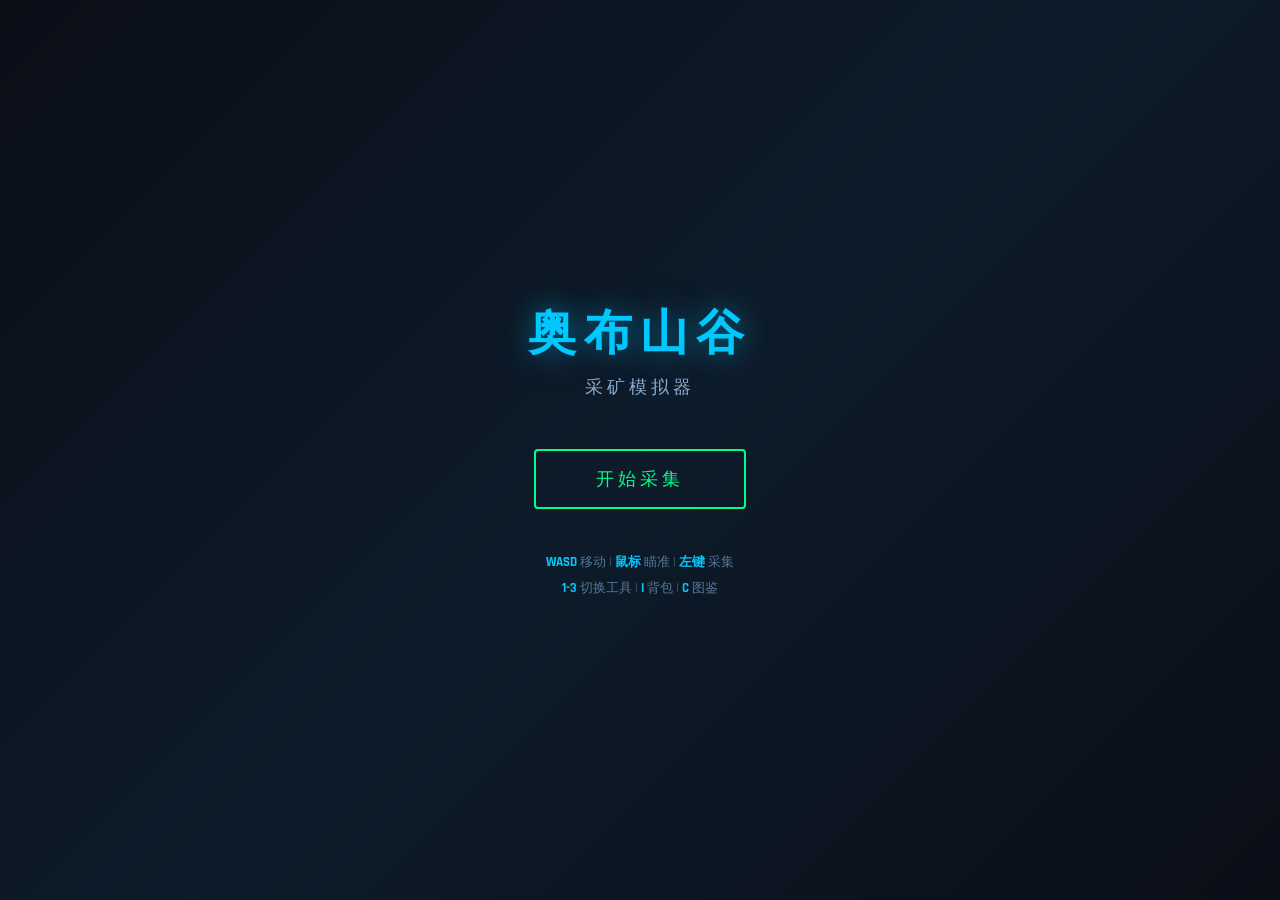
<file: 1/新建文件夹/GAME - 副本.html>
<!DOCTYPE html>
<html lang="zh-CN">
<head>
<meta charset="UTF-8">
<meta name="viewport" content="width=device-width, initial-scale=1.0">
<title>Warframe 风格 - 奥布山谷挖矿模拟器</title>
<style>
  @import url('https://fonts.googleapis.com/css2?family=Orbitron:wght@400;700;900&family=Rajdhani:wght@400;600;700&display=swap');
  * { margin: 0; padding: 0; box-sizing: border-box; }
  body { background: #0a0e17; color: #e0e6ed; font-family: 'Rajdhani', sans-serif; overflow: hidden; user-select: none; width: 100vw; height: 100vh; }
  .scanner-overlay { position: fixed; top: 0; left: 0; width: 100%; height: 100%; pointer-events: none; z-index: 100; background: radial-gradient(circle at 50% 50%, transparent 30%, rgba(0,255,200,0.03) 70%), repeating-linear-gradient(0deg, transparent, transparent 2px, rgba(0,255,200,0.02) 2px, rgba(0,255,200,0.02) 4px); }
  .scanner-overlay::before { content: ''; position: absolute; top: 50%; left: 50%; transform: translate(-50%,-50%); width: 300px; height: 300px; border: 1px solid rgba(0,255,200,0.15); border-radius: 50%; animation: scannerPulse 3s ease-in-out infinite; }
  .scanner-overlay::after { content: ''; position: absolute; top: 50%; left: 50%; transform: translate(-50%,-50%); width: 100px; height: 100px; border: 2px solid rgba(0,255,200,0.3); border-radius: 50%; animation: scannerPulse 2s ease-in-out infinite reverse; }
  @keyframes scannerPulse { 0%,100% { transform: translate(-50%,-50%) scale(1); opacity: 0.3; } 50% { transform: translate(-50%,-50%) scale(1.2); opacity: 0.6; } }
  #gameCanvas { position: fixed; top: 0; left: 0; width: 100%; height: 100%; z-index: 1; cursor: crosshair; }
  .hud-top { position: fixed; top: 0; left: 0; width: 100%; display: flex; justify-content: space-between; align-items: flex-start; padding: 15px 25px; z-index: 50; pointer-events: none; }
  .hud-panel { background: rgba(10,20,40,0.85); border: 1px solid rgba(0,200,255,0.3); border-radius: 4px; padding: 10px 18px; backdrop-filter: blur(8px); position: relative; overflow: hidden; }
  .hud-panel::before { content: ''; position: absolute; top: 0; left: 0; width: 100%; height: 2px; background: linear-gradient(90deg, transparent, rgba(0,200,255,0.6), transparent); }
  .hud-title { font-family: 'Orbitron', sans-serif; font-size: 14px; color: #00c8ff; letter-spacing: 2px; text-transform: uppercase; margin-bottom: 4px; }
  .hud-value { font-size: 22px; font-weight: 700; color: #fff; text-shadow: 0 0 10px rgba(0,200,255,0.5); }
  .hud-value.gold { color: #ffd700; text-shadow: 0 0 10px rgba(255,215,0,0.5); }
  .hud-value.platinum { color: #e0e0e0; text-shadow: 0 0 10px rgba(200,200,200,0.5); }
  .toolbar { position: fixed; bottom: 20px; left: 50%; transform: translateX(-50%); display: flex; gap: 12px; z-index: 50; pointer-events: auto; }
  .tool-btn { width: 70px; height: 70px; background: rgba(10,20,40,0.9); border: 2px solid rgba(0,200,255,0.3); border-radius: 8px; cursor: pointer; display: flex; flex-direction: column; align-items: center; justify-content: center; gap: 4px; transition: all 0.2s; position: relative; overflow: hidden; }
  .tool-btn:hover { border-color: rgba(0,200,255,0.8); box-shadow: 0 0 15px rgba(0,200,255,0.3); transform: translateY(-2px); }
  .tool-btn.active { border-color: #00ff88; box-shadow: 0 0 20px rgba(0,255,136,0.4); background: rgba(0,255,136,0.1); }
  .tool-btn .tool-icon { font-size: 24px; }
  .tool-btn .tool-name { font-size: 10px; color: #88aacc; text-transform: uppercase; letter-spacing: 1px; }
  .tool-btn .hotkey { position: absolute; top: 4px; right: 6px; font-size: 9px; color: rgba(255,255,255,0.4); font-family: 'Orbitron', sans-serif; }
  .ore-info { position: fixed; top: 50%; left: 50%; transform: translate(-50%,-50%) scale(0); background: rgba(5,10,20,0.95); border: 2px solid #00ff88; border-radius: 12px; padding: 30px 40px; z-index: 200; text-align: center; transition: transform 0.3s cubic-bezier(0.175, 0.885, 0.32, 1.275); min-width: 320px; }
  .ore-info.show { transform: translate(-50%,-50%) scale(1); }
  .ore-info h2 { font-family: 'Orbitron', sans-serif; font-size: 24px; margin-bottom: 15px; text-transform: uppercase; letter-spacing: 3px; }
  .ore-rarity { display: inline-block; padding: 4px 16px; border-radius: 20px; font-size: 12px; font-weight: 700; text-transform: uppercase; margin-bottom: 15px; letter-spacing: 2px; }
  .rarity-common { background: rgba(150,150,150,0.2); color: #aaa; border: 1px solid #666; }
  .rarity-uncommon { background: rgba(0,200,255,0.15); color: #00c8ff; border: 1px solid #00c8ff; }
  .rarity-rare { background: rgba(255,0,200,0.15); color: #ff00c8; border: 1px solid #ff00c8; }
  .rarity-legendary { background: rgba(255,215,0,0.15); color: #ffd700; border: 1px solid #ffd700; }
  .mining-minigame { margin: 20px 0; position: relative; height: 60px; background: rgba(0,0,0,0.5); border-radius: 8px; overflow: hidden; border: 1px solid rgba(0,255,136,0.3); }
  .mining-bar { position: absolute; top: 0; left: 0; height: 100%; background: linear-gradient(90deg, #00ff88, #00c8ff); border-radius: 8px; transition: width 0.1s linear; }
  .mining-target { position: absolute; top: 0; width: 4px; height: 100%; background: #fff; box-shadow: 0 0 10px #fff; }
  .mining-cursor { position: absolute; top: 0; width: 8px; height: 100%; background: #ff4444; border-radius: 2px; box-shadow: 0 0 10px #ff4444; transition: left 0.05s linear; }
  .instructions { font-size: 13px; color: #88aacc; margin-top: 10px; }
  .result-text { font-size: 18px; font-weight: 700; margin-top: 15px; min-height: 24px; }
  .result-perfect { color: #00ff88; }
  .result-good { color: #00c8ff; }
  .result-miss { color: #ff4444; }
  .inventory-panel { position: fixed; top: 50%; left: 50%; transform: translate(-50%,-50%) scale(0); background: rgba(5,10,20,0.95); border: 2px solid rgba(0,200,255,0.5); border-radius: 12px; padding: 25px; z-index: 200; width: 500px; max-height: 70vh; overflow-y: auto; transition: transform 0.3s cubic-bezier(0.175, 0.885, 0.32, 1.275); }
  .inventory-panel.show { transform: translate(-50%,-50%) scale(1); }
  .inventory-panel h2 { font-family: 'Orbitron', sans-serif; font-size: 20px; color: #00c8ff; text-align: center; margin-bottom: 20px; text-transform: uppercase; letter-spacing: 3px; }
  .inventory-grid { display: grid; grid-template-columns: repeat(4, 1fr); gap: 10px; }
  .inv-item { background: rgba(0,20,40,0.6); border: 1px solid rgba(0,200,255,0.2); border-radius: 6px; padding: 10px; text-align: center; transition: all 0.2s; }
  .inv-item:hover { border-color: rgba(0,200,255,0.6); background: rgba(0,40,80,0.6); }
  .inv-item .inv-icon { font-size: 28px; margin-bottom: 5px; }
  .inv-item .inv-name { font-size: 11px; color: #aaccff; margin-bottom: 2px; }
  .inv-item .inv-count { font-size: 14px; font-weight: 700; color: #fff; }
  .inv-item .inv-rarity { font-size: 9px; text-transform: uppercase; letter-spacing: 1px; margin-top: 3px; }
  .floating-text { position: fixed; pointer-events: none; font-weight: 700; font-size: 16px; z-index: 150; animation: floatUp 1.5s ease-out forwards; text-shadow: 0 0 10px currentColor; font-family: 'Orbitron', sans-serif; }
  @keyframes floatUp { 0% { opacity: 1; transform: translateY(0) scale(1); } 100% { opacity: 0; transform: translateY(-80px) scale(1.2); } }
  .notification { position: fixed; top: 80px; right: -400px; background: rgba(5,10,20,0.95); border-left: 4px solid #00ff88; padding: 15px 25px; border-radius: 0 8px 8px 0; z-index: 200; transition: right 0.4s cubic-bezier(0.175, 0.885, 0.32, 1.275); min-width: 280px; }
  .notification.show { right: 20px; }
  .notification .notif-title { font-family: 'Orbitron', sans-serif; font-size: 14px; color: #00ff88; text-transform: uppercase; letter-spacing: 2px; margin-bottom: 5px; }
  .notification .notif-desc { font-size: 13px; color: #aaccff; }
  .start-screen { position: fixed; top: 0; left: 0; width: 100%; height: 100%; background: linear-gradient(135deg, #0a0e17 0%, #0d1b2a 50%, #0a0e17 100%); display: flex; flex-direction: column; align-items: center; justify-content: center; z-index: 1000; transition: opacity 0.8s ease-out; }
  .start-screen.hidden { opacity: 0; pointer-events: none; }
  .start-screen h1 { font-family: 'Orbitron', sans-serif; font-size: 48px; color: #00c8ff; text-shadow: 0 0 30px rgba(0,200,255,0.5); letter-spacing: 8px; margin-bottom: 10px; }
  .start-screen .subtitle { font-size: 18px; color: #88aacc; margin-bottom: 50px; letter-spacing: 4px; text-transform: uppercase; }
  .start-btn { padding: 16px 60px; background: transparent; border: 2px solid #00ff88; color: #00ff88; font-family: 'Orbitron', sans-serif; font-size: 18px; letter-spacing: 4px; text-transform: uppercase; cursor: pointer; border-radius: 4px; transition: all 0.3s; position: relative; overflow: hidden; }
  .start-btn:hover { background: rgba(0,255,136,0.1); box-shadow: 0 0 30px rgba(0,255,136,0.3); transform: scale(1.05); }
  .start-btn::before { content: ''; position: absolute; top: 0; left: -100%; width: 100%; height: 100%; background: linear-gradient(90deg, transparent, rgba(0,255,136,0.2), transparent); transition: left 0.5s; }
  .start-btn:hover::before { left: 100%; }
  .controls-hint { margin-top: 40px; text-align: center; color: #557799; font-size: 13px; line-height: 2; }
  .controls-hint span { color: #00c8ff; font-weight: 700; }
  .scan-line { position: fixed; top: 0; left: 0; width: 100%; height: 3px; background: linear-gradient(90deg, transparent, rgba(0,255,200,0.5), transparent); z-index: 90; animation: scanDown 4s linear infinite; pointer-events: none; }
  @keyframes scanDown { 0% { top: -3px; } 100% { top: 100vh; } }
  .bottom-hint { position: fixed; bottom: 100px; left: 50%; transform: translateX(-50%); color: rgba(0,200,255,0.6); font-size: 13px; z-index: 50; pointer-events: none; text-align: center; opacity: 0; transition: opacity 0.5s; }
  .bottom-hint.show { opacity: 1; }
  .codex-btn { position: fixed; top: 15px; right: 15px; width: 45px; height: 45px; background: rgba(10,20,40,0.85); border: 1px solid rgba(0,200,255,0.3); border-radius: 8px; color: #00c8ff; font-size: 20px; cursor: pointer; z-index: 50; display: flex; align-items: center; justify-content: center; transition: all 0.2s; }
  .codex-btn:hover { border-color: #00c8ff; box-shadow: 0 0 15px rgba(0,200,255,0.3); }
  .codex-panel { position: fixed; top: 50%; left: 50%; transform: translate(-50%,-50%) scale(0); background: rgba(5,10,20,0.97); border: 2px solid rgba(0,200,255,0.5); border-radius: 12px; padding: 25px; z-index: 300; width: 600px; max-height: 80vh; overflow-y: auto; transition: transform 0.3s cubic-bezier(0.175, 0.885, 0.32, 1.275); }
  .codex-panel.show { transform: translate(-50%,-50%) scale(1); }
  .codex-panel h2 { font-family: 'Orbitron', sans-serif; font-size: 22px; color: #00c8ff; text-align: center; margin-bottom: 20px; text-transform: uppercase; letter-spacing: 3px; }
  .codex-list { display: flex; flex-direction: column; gap: 12px; }
  .codex-item { display: flex; align-items: center; gap: 15px; background: rgba(0,20,40,0.5); border: 1px solid rgba(0,200,255,0.15); border-radius: 8px; padding: 12px 15px; transition: all 0.2s; }
  .codex-item:hover { border-color: rgba(0,200,255,0.4); background: rgba(0,40,80,0.5); }
  .cx-icon { font-size: 32px; width: 50px; text-align: center; }
  .cx-info { flex: 1; }
  .cx-name { font-size: 15px; font-weight: 700; margin-bottom: 3px; }
  .cx-desc { font-size: 12px; color: #7799bb; }
  .cx-rarity { font-size: 10px; padding: 2px 10px; border-radius: 10px; text-transform: uppercase; letter-spacing: 1px; }
  .cx-value { font-size: 14px; font-weight: 700; color: #ffd700; }
  .close-btn { position: absolute; top: 10px; right: 15px; background: none; border: none; color: #ff4444; font-size: 24px; cursor: pointer; z-index: 10; }
  ::-webkit-scrollbar { width: 6px; }
  ::-webkit-scrollbar-track { background: rgba(0,0,0,0.3); }
  ::-webkit-scrollbar-thumb { background: rgba(0,200,255,0.3); border-radius: 3px; }
  ::-webkit-scrollbar-thumb:hover { background: rgba(0,200,255,0.5); }
  .ore-marker { position: fixed; pointer-events: none; z-index: 40; transition: all 0.3s; }
  .ore-marker-inner { width: 40px; height: 40px; border-radius: 50%; border: 2px solid; display: flex; align-items: center; justify-content: center; font-size: 18px; animation: markerPulse 2s ease-in-out infinite; background: rgba(0,0,0,0.4); }
  @keyframes markerPulse { 0%,100% { transform: scale(1); opacity: 0.8; } 50% { transform: scale(1.3); opacity: 1; } }
  .marker-distance { position: absolute; bottom: -20px; left: 50%; transform: translateX(-50%); font-size: 10px; color: #00c8ff; white-space: nowrap; font-family: 'Orbitron', sans-serif; }
  .combo-display { position: fixed; top: 50%; left: 50%; transform: translate(-50%,-50%); font-family: 'Orbitron', sans-serif; font-size: 48px; font-weight: 900; color: #00ff88; text-shadow: 0 0 20px rgba(0,255,136,0.8); z-index: 250; pointer-events: none; opacity: 0; transition: opacity 0.3s; }
  .combo-display.show { opacity: 1; animation: comboPop 0.6s ease-out forwards; }
  @keyframes comboPop { 0% { transform: translate(-50%,-50%) scale(0.5); } 50% { transform: translate(-50%,-50%) scale(1.3); } 100% { transform: translate(-50%,-50%) scale(1); } }
</style>
<base target="_blank">
</head>
<body>
<div class="start-screen" id="startScreen">
  <h1>奥布山谷</h1>
  <div class="subtitle">采矿模拟器</div>
  <button class="start-btn" onclick="startGame()">开始采集</button>
  <div class="controls-hint"><span>WASD</span> 移动 | <span>鼠标</span> 瞄准 | <span>左键</span> 采集<br><span>1-3</span> 切换工具 | <span>I</span> 背包 | <span>C</span> 图鉴</div>
</div>
<div class="scanner-overlay" id="scannerOverlay" style="display:none;"></div>
<div class="scan-line" id="scanLine" style="display:none;"></div>
<canvas id="gameCanvas"></canvas>
<div class="hud-top" id="hudTop" style="display:none;">
  <div class="hud-panel"><div class="hud-title">Credits</div><div class="hud-value" id="creditsDisplay">0</div></div>
  <div class="hud-panel"><div class="hud-title">Platinum</div><div class="hud-value platinum" id="platinumDisplay">0</div></div>
  <div class="hud-panel"><div class="hud-title">已采集</div><div class="hud-value gold" id="minedDisplay">0</div></div>
  <div class="hud-panel"><div class="hud-title">连击</div><div class="hud-value" id="comboDisplay">x0</div></div>
</div>
<button class="codex-btn" id="codexBtn" style="display:none;" onclick="toggleCodex()">📖</button>
<div class="bottom-hint" id="bottomHint"></div>
<div class="toolbar" id="toolbar" style="display:none;">
  <div class="tool-btn active" data-tool="laser" onclick="selectTool('laser')"><span class="hotkey">1</span><span class="tool-icon">🔫</span><span class="tool-name">激光钻</span></div>
  <div class="tool-btn" data-tool="scanner" onclick="selectTool('scanner')"><span class="hotkey">2</span><span class="tool-icon">📡</span><span class="tool-name">扫描仪</span></div>
  <div class="tool-btn" data-tool="extractor" onclick="selectTool('extractor')"><span class="hotkey">3</span><span class="tool-icon">⚙️</span><span class="tool-name">提取器</span></div>
</div>
<div class="ore-info" id="oreInfo">
  <button class="close-btn" onclick="closeOreInfo()">×</button>
  <h2 id="oreName">矿石名称</h2>
  <div class="ore-rarity" id="oreRarity">普通</div>
  <div id="oreDesc" style="color:#88aacc;font-size:13px;margin-bottom:15px;"></div>
  <div class="mining-minigame" id="miningGame">
    <div class="mining-bar" id="miningBar"></div>
    <div class="mining-target" id="miningTarget"></div>
    <div class="mining-cursor" id="miningCursor"></div>
  </div>
  <div class="instructions" id="miningInstructions">按空格键或点击当光标到达目标区域时采集</div>
  <div class="result-text" id="miningResult"></div>
</div>
<div class="inventory-panel" id="inventoryPanel">
  <button class="close-btn" onclick="toggleInventory()">×</button>
  <h2>资源背包</h2>
  <div class="inventory-grid" id="inventoryGrid"></div>
</div>
<div class="codex-panel" id="codexPanel">
  <button class="close-btn" onclick="toggleCodex()">×</button>
  <h2>矿物图鉴</h2>
  <div class="codex-list" id="codexList"></div>
</div>
<div class="combo-display" id="comboDisplayAnim">COMBO x3!</div>

<script>
const ORE_TYPES = {
  ferrite: { name:'铁素体', icon:'⬛', color:'#888888', rarity:'common', rarityName:'普通', value:10, desc:'常见的铁基合金，广泛用于武器和战甲制造。', spawnRate:0.35, minigameSpeed:2, targetWidth:25 },
  polymer: { name:'聚合物束', icon:'🟩', color:'#44aa44', rarity:'common', rarityName:'普通', value:15, desc:'高强度合成聚合物，用于制造各种装备组件。', spawnRate:0.30, minigameSpeed:2.2, targetWidth:22 },
  plastids: { name:'生物质', icon:'🟫', color:'#aa6644', rarity:'uncommon', rarityName:'罕见', value:30, desc:'来自Infested生物的有机物质，具有独特的生物力学特性。', spawnRate:0.15, minigameSpeed:2.8, targetWidth:18 },
  oxium: { name:'奥席金属', icon:'🔷', color:'#4488ff', rarity:'uncommon', rarityName:'罕见', value:50, desc:'轻量化的奥罗金合金，用于高级装备制造。', spawnRate:0.10, minigameSpeed:3.2, targetWidth:15 },
  morphics: { name:'非晶态合金', icon:'🔴', color:'#ff4444', rarity:'uncommon', rarityName:'罕见', value:40, desc:'具有独特分子结构的合金，在极端条件下保持稳定。', spawnRate:0.12, minigameSpeed:2.5, targetWidth:20 },
  argon: { name:'氩结晶', icon:'💎', color:'#ff88ff', rarity:'rare', rarityName:'稀有', value:100, desc:'不稳定的虚空能量结晶，会随时间衰变。极其珍贵。', spawnRate:0.06, minigameSpeed:3.8, targetWidth:12 },
  tellurium: { name:'碲元素', icon:'⭐', color:'#00ffff', rarity:'rare', rarityName:'稀有', value:150, desc:'深空稀有元素，用于制造Archwing和航道星舰组件。', spawnRate:0.04, minigameSpeed:4.0, targetWidth:10 },
  orokin: { name:'奥罗金电池', icon:'🔋', color:'#ffcc00', rarity:'legendary', rarityName:'传说', value:250, desc:'奥罗金时代的能量核心，蕴含着几乎无限的能量。', spawnRate:0.03, minigameSpeed:4.5, targetWidth:8 }
};

const RARITY_CSS = { common:'rarity-common', uncommon:'rarity-uncommon', rare:'rarity-rare', legendary:'rarity-legendary' };

let canvas, ctx, gameState='start', player={x:0,y:0,angle:0,speed:3}, camera={x:0,y:0};
let ores=[], particles=[], inventory={}, credits=0, platinum=0, totalMined=0, combo=0, comboTimer=null;
let currentTool='laser', mouseX=0, mouseY=0, worldWidth=3000, worldHeight=3000;
let miningState=null, oreMarkers=[], lastTime=0, keys={}, scannerActive=false, scannerPulse=0;

function init() {
  canvas = document.getElementById('gameCanvas');
  ctx = canvas.getContext('2d');
  resizeCanvas();
  window.addEventListener('resize', resizeCanvas);
  player.x = worldWidth/2; player.y = worldHeight/2;
  generateOres();
  document.addEventListener('keydown', handleKeyDown);
  document.addEventListener('keyup', handleKeyUp);
  document.addEventListener('mousemove', handleMouseMove);
  document.addEventListener('mousedown', handleMouseDown);
  document.addEventListener('keydown', handleMiningKey);
  Object.keys(ORE_TYPES).forEach(k => inventory[k]=0);
  requestAnimationFrame(gameLoop);
}

function resizeCanvas() { canvas.width=window.innerWidth; canvas.height=window.innerHeight; }

function startGame() {
  document.getElementById('startScreen').classList.add('hidden');
  document.getElementById('hudTop').style.display='flex';
  document.getElementById('toolbar').style.display='flex';
  document.getElementById('scannerOverlay').style.display='block';
  document.getElementById('scanLine').style.display='block';
  document.getElementById('codexBtn').style.display='flex';
  gameState='playing';
  showNotification('系统就绪','采矿设备已启动。使用激光钻采集矿石，扫描仪寻找矿脉。');
}

function generateOres() {
  ores=[];
  for(let i=0;i<80;i++){
    let rand=Math.random(), cum=0, sel='ferrite';
    for(const[k,t]of Object.entries(ORE_TYPES)){cum+=t.spawnRate;if(rand<cum){sel=k;break;}}
    ores.push({x:Math.random()*(worldWidth-200)+100,y:Math.random()*(worldHeight-200)+100,type:sel,size:15+Math.random()*10,angle:Math.random()*Math.PI*2,pulse:Math.random()*Math.PI*2,mined:false,respawnTimer:0,glowIntensity:0});
  }
}

function gameLoop(ts){
  let dt=(ts-lastTime)/1000; lastTime=ts;
  if(gameState==='playing'){update(dt);render();}
  requestAnimationFrame(gameLoop);
}

function update(dt){
  let dx=0,dy=0;
  if(keys['w']||keys['arrowup'])dy-=1;
  if(keys['s']||keys['arrowdown'])dy+=1;
  if(keys['a']||keys['arrowleft'])dx-=1;
  if(keys['d']||keys['arrowright'])dx+=1;
  if(dx!==0||dy!==0){
    let len=Math.sqrt(dx*dx+dy*dy); dx/=len; dy/=len;
    player.x+=dx*player.speed; player.y+=dy*player.speed;
    player.x=Math.max(50,Math.min(worldWidth-50,player.x));
    player.y=Math.max(50,Math.min(worldHeight-50,player.y));
  }
  player.angle=Math.atan2(mouseY-(player.y-camera.y),mouseX-(player.x-camera.x));
  camera.x=Math.max(0,Math.min(worldWidth-canvas.width,player.x-canvas.width/2));
  camera.y=Math.max(0,Math.min(worldHeight-canvas.height,player.y-canvas.height/2));

  ores.forEach(ore=>{
    if(ore.mined){ore.respawnTimer-=dt;if(ore.respawnTimer<=0){ore.mined=false;ore.x=Math.random()*(worldWidth-200)+100;ore.y=Math.random()*(worldHeight-200)+100;}}
    else{ore.pulse+=dt*2;let dist=Math.sqrt((ore.x-player.x)**2+(ore.y-player.y)**2);ore.glowIntensity=dist<200?Math.min(ore.glowIntensity+dt*3,1):Math.max(ore.glowIntensity-dt*2,0);}
  });
  particles=particles.filter(p=>{p.x+=p.vx;p.y+=p.vy;p.vy+=0.1;p.life-=dt;p.size*=0.98;return p.life>0;});
  if(scannerActive){scannerPulse+=dt*3;if(scannerPulse>Math.PI*2){scannerPulse=0;scannerActive=false;}}
  updateOreMarkers();
  if(combo>0&&!comboTimer){comboTimer=setTimeout(()=>{if(combo>0){showFloatingText('连击中断! x'+combo,player.x-camera.x,player.y-camera.y-50,'#ff4444');combo=0;updateHUD();}comboTimer=null;},5000);}
}

function render(){
  ctx.clearRect(0,0,canvas.width,canvas.height);
  drawGrid(); drawTerrain();
  ores.forEach(ore=>{if(!ore.mined)drawOre(ore);});
  particles.forEach(p=>{ctx.globalAlpha=p.life;ctx.fillStyle=p.color;ctx.beginPath();ctx.arc(p.x-camera.x,p.y-camera.y,p.size,0,Math.PI*2);ctx.fill();ctx.globalAlpha=1;});
  drawPlayer(); if(scannerActive)drawScannerEffect(); drawToolIndicator();
}

function drawGrid(){
  let gs=100,ox=-camera.x%gs,oy=-camera.y%gs;
  ctx.strokeStyle='rgba(0,200,255,0.05)';ctx.lineWidth=1;
  for(let x=ox;x<canvas.width;x+=gs){ctx.beginPath();ctx.moveTo(x,0);ctx.lineTo(x,canvas.height);ctx.stroke();}
  for(let y=oy;y<canvas.height;y+=gs){ctx.beginPath();ctx.moveTo(0,y);ctx.lineTo(canvas.width,y);ctx.stroke();}
}

function drawTerrain(){
  ctx.save();ctx.translate(-camera.x,-camera.y);
  for(let i=0;i<30;i++){
    let x=((i*997+12345)%worldWidth),y=((i*1009+24690)%worldHeight),size=30+(i%5)*15;
    if(x>camera.x-100&&x<camera.x+canvas.width+100&&y>camera.y-100&&y<camera.y+canvas.height+100){
      ctx.fillStyle='rgba(20,30,50,0.6)';ctx.beginPath();ctx.ellipse(x,y,size,size*0.6,i*0.5,0,Math.PI*2);ctx.fill();
      ctx.strokeStyle='rgba(0,200,255,0.08)';ctx.lineWidth=1;ctx.stroke();
    }
  }
  ctx.restore();
}

function drawOre(ore){
  let sx=ore.x-camera.x,sy=ore.y-camera.y;
  if(sx<-50||sx>canvas.width+50||sy<-50||sy>canvas.height+50)return;
  let t=ORE_TYPES[ore.type],ps=1+Math.sin(ore.pulse)*0.15;
  ctx.save();ctx.translate(sx,sy);ctx.rotate(ore.angle);
  if(ore.glowIntensity>0){
    let g=ctx.createRadialGradient(0,0,0,0,0,ore.size*3);
    let a=Math.floor(ore.glowIntensity*80).toString(16).padStart(2,'0');
    g.addColorStop(0,t.color+a);g.addColorStop(1,'transparent');
    ctx.fillStyle=g;ctx.beginPath();ctx.arc(0,0,ore.size*3,0,Math.PI*2);ctx.fill();
  }
  ctx.fillStyle=t.color+'cc';ctx.beginPath();
  for(let i=0;i<6;i++){let a=(i/6)*Math.PI*2,r=ore.size*ps*(0.8+Math.sin(a*3+ore.pulse)*0.2);let px=Math.cos(a)*r,py=Math.sin(a)*r;if(i===0)ctx.moveTo(px,py);else ctx.lineTo(px,py);}
  ctx.closePath();ctx.fill();
  ctx.fillStyle='rgba(255,255,255,0.3)';ctx.beginPath();ctx.arc(-ore.size*0.2,-ore.size*0.2,ore.size*0.3,0,Math.PI*2);ctx.fill();
  ctx.strokeStyle=t.color;ctx.lineWidth=1.5;ctx.stroke();ctx.restore();
  ctx.font=Math.floor(ore.size)+'px Arial';ctx.textAlign='center';ctx.textBaseline='middle';ctx.fillText(t.icon,sx,sy);
}

function drawPlayer(){
  let x=player.x-camera.x,y=player.y-camera.y;
  ctx.save();ctx.translate(x,y);ctx.rotate(player.angle);
  ctx.fillStyle='#1a3a5c';ctx.beginPath();ctx.ellipse(0,0,20,12,0,0,Math.PI*2);ctx.fill();
  ctx.strokeStyle='#00c8ff';ctx.lineWidth=2;ctx.beginPath();ctx.moveTo(-10,-8);ctx.lineTo(15,0);ctx.lineTo(-10,8);ctx.stroke();
  ctx.fillStyle='#00ff88';ctx.shadowColor='#00ff88';ctx.shadowBlur=10;ctx.beginPath();ctx.arc(0,0,5,0,Math.PI*2);ctx.fill();ctx.shadowBlur=0;
  if(currentTool==='laser'){ctx.strokeStyle='#ff4444';ctx.lineWidth=3;ctx.beginPath();ctx.moveTo(15,0);ctx.lineTo(35,0);ctx.stroke();ctx.fillStyle='#ff6666';ctx.beginPath();ctx.arc(35,0,4,0,Math.PI*2);ctx.fill();}
  else if(currentTool==='scanner'){ctx.strokeStyle='#00c8ff';ctx.lineWidth=2;ctx.beginPath();ctx.arc(25,0,10,-0.5,0.5);ctx.stroke();}
  ctx.restore();
  ctx.strokeStyle='rgba(0,200,255,0.2)';ctx.lineWidth=1;ctx.beginPath();ctx.arc(x,y,30,0,Math.PI*2);ctx.stroke();
}

function drawScannerEffect(){
  let x=player.x-camera.x,y=player.y-camera.y,r=scannerPulse*300;
  ctx.strokeStyle='rgba(0,255,200,'+(1-scannerPulse/(Math.PI*2))+')';ctx.lineWidth=2;ctx.beginPath();ctx.arc(x,y,r,0,Math.PI*2);ctx.stroke();
  ores.forEach(ore=>{
    if(ore.mined)return;
    let d=Math.sqrt((ore.x-player.x)**2+(ore.y-player.y)**2);
    if(Math.abs(d-r)<30){ctx.strokeStyle=ORE_TYPES[ore.type].color;ctx.lineWidth=2;ctx.beginPath();ctx.arc(ore.x-camera.x,ore.y-camera.y,25,0,Math.PI*2);ctx.stroke();}
  });
}

function drawToolIndicator(){
  let x=player.x-camera.x,y=player.y-camera.y;
  ctx.strokeStyle='rgba(0,200,255,0.15)';ctx.lineWidth=1;ctx.setLineDash([5,5]);
  if(currentTool==='laser'){ctx.beginPath();ctx.arc(x,y,80,0,Math.PI*2);ctx.stroke();}
  else if(currentTool==='scanner'){ctx.beginPath();ctx.arc(x,y,300,0,Math.PI*2);ctx.stroke();}
  ctx.setLineDash([]);
}

function updateOreMarkers(){
  oreMarkers.forEach(m=>m.element.remove());oreMarkers=[];
  if(currentTool!=='scanner')return;
  ores.forEach(ore=>{
    if(ore.mined)return;
    let d=Math.sqrt((ore.x-player.x)**2+(ore.y-player.y)**2);
    if(d>400)return;
    let sx=ore.x-camera.x,sy=ore.y-camera.y,mx=sx,my=sy,onScreen=true;
    if(sx<0||sx>canvas.width||sy<0||sy>canvas.height){
      onScreen=false;let a=Math.atan2(sy-canvas.height/2,sx-canvas.width/2);let ed=Math.min(canvas.width,canvas.height)/2-40;
      mx=canvas.width/2+Math.cos(a)*ed;my=canvas.height/2+Math.sin(a)*ed;
    }
    let t=ORE_TYPES[ore.type],m=document.createElement('div');m.className='ore-marker';
    m.innerHTML='<div class="ore-marker-inner" style="border-color:'+t.color+';color:'+t.color+'">'+t.icon+'</div>'+(onScreen?'':'<div class="marker-distance">'+Math.round(d)+'m</div>');
    m.style.left=(mx-20)+'px';m.style.top=(my-20)+'px';m.style.opacity=onScreen?'0':'0.8';
    document.body.appendChild(m);oreMarkers.push({element:m});
  });
}

function handleKeyDown(e){
  keys[e.key.toLowerCase()]=true;
  if(e.key==='1')selectTool('laser');if(e.key==='2')selectTool('scanner');if(e.key==='3')selectTool('extractor');
  if(e.key.toLowerCase()==='i')toggleInventory();if(e.key.toLowerCase()==='c')toggleCodex();
  if(e.key==='Escape'){closeOreInfo();document.getElementById('inventoryPanel').classList.remove('show');document.getElementById('codexPanel').classList.remove('show');}
}
function handleKeyUp(e){keys[e.key.toLowerCase()]=false;}
function handleMouseMove(e){mouseX=e.clientX;mouseY=e.clientY;}

function handleMouseDown(e){
  if(gameState!=='playing'||e.button!==0)return;
  if(e.target.closest('.ore-info')||e.target.closest('.inventory-panel')||e.target.closest('.codex-panel')||e.target.closest('.toolbar'))return;
  let wx=e.clientX+camera.x,wy=e.clientY+camera.y;
  if(currentTool==='laser'){
    let co=null,md=Infinity;
    ores.forEach(ore=>{if(ore.mined)return;let d=Math.sqrt((ore.x-wx)**2+(ore.y-wy)**2);if(d<ore.size+15&&d<md){md=d;co=ore;}});
    if(co)startMining(co);else createLaserEffect(player.x,player.y,wx,wy);
  }else if(currentTool==='scanner'){scannerActive=true;scannerPulse=0;showFloatingText('扫描中...',e.clientX,e.clientY,'#00c8ff');}
  else if(currentTool==='extractor'){let ex=false;ores.forEach(ore=>{if(ore.mined)return;let d=Math.sqrt((ore.x-wx)**2+(ore.y-wy)**2);if(d<60){mineOreInstant(ore,0.5);ex=true;}});if(ex)showFloatingText('批量提取!',e.clientX,e.clientY,'#00ff88');}
}

function handleMiningKey(e){if(gameState!=='mining'||!miningState)return;if(e.code!=='Space'&&e.code!=='Enter')return;e.preventDefault();checkMiningHit();}

function selectTool(tool){
  currentTool=tool;
  document.querySelectorAll('.tool-btn').forEach(btn=>btn.classList.toggle('active',btn.dataset.tool===tool));
  let hints={laser:'激光钻：点击矿石开始精准采集小游戏',scanner:'扫描仪：点击发射脉冲，显示附近矿石位置',extractor:'提取器：点击区域进行大范围快速采集（收益减半）'};
  let h=document.getElementById('bottomHint');h.textContent=hints[tool];h.classList.add('show');setTimeout(()=>h.classList.remove('show'),3000);
}

function startMining(ore){
  gameState='mining';let t=ORE_TYPES[ore.type];
  miningState={ore:ore,cursorPos:0,direction:1,speed:t.minigameSpeed,hits:0,maxHits:t.rarity==='legendary'?5:t.rarity==='rare'?4:3,targetPos:30+Math.random()*40,targetWidth:t.targetWidth,barWidth:100};
  let p=document.getElementById('oreInfo');
  document.getElementById('oreName').textContent=t.name;document.getElementById('oreName').style.color=t.color;
  document.getElementById('oreRarity').textContent=t.rarityName;document.getElementById('oreRarity').className='ore-rarity '+RARITY_CSS[t.rarity];
  document.getElementById('oreDesc').textContent=t.desc;document.getElementById('miningResult').textContent='';
  document.getElementById('miningInstructions').textContent='按空格键或点击采集！目标: '+miningState.maxHits+' 次完美命中';
  p.classList.add('show');updateMiningUI();miningLoop();
}

function miningLoop(){
  if(gameState!=='mining'||!miningState)return;
  miningState.cursorPos+=miningState.speed*miningState.direction;
  if(miningState.cursorPos>=100||miningState.cursorPos<=0)miningState.direction*=-1;
  updateMiningUI();requestAnimationFrame(miningLoop);
}

function updateMiningUI(){
  if(!miningState)return;
  document.getElementById('miningCursor').style.left=miningState.cursorPos+'%';
  document.getElementById('miningTarget').style.left=miningState.targetPos+'%';
  document.getElementById('miningTarget').style.width=miningState.targetWidth+'%';
  document.getElementById('miningBar').style.width=(miningState.hits/miningState.maxHits*100)+'%';
}

function checkMiningHit(){
  if(!miningState)return;
  let cc=miningState.cursorPos,ts=miningState.targetPos,te=miningState.targetPos+miningState.targetWidth;
  let hit=false,quality='miss';
  if(cc>=ts&&cc<=te){
    hit=true;let tc=ts+miningState.targetWidth/2,dfc=Math.abs(cc-tc),pt=miningState.targetWidth*0.2;
    quality=dfc<pt?'perfect':'good';
  }
  let r=document.getElementById('miningResult');
  if(hit){
    miningState.hits++;
    if(quality==='perfect'){r.textContent='完美! ⚡';r.className='result-text result-perfect';miningState.speed*=1.15;}
    else{r.textContent='命中! ✓';r.className='result-text result-good';miningState.speed*=1.08;}
    miningState.targetPos=10+Math.random()*(80-miningState.targetWidth);
    if(miningState.hits>=miningState.maxHits){setTimeout(()=>completeMining(true),300);return;}
  }else{r.textContent='未命中! ✗';r.className='result-text result-miss';miningState.speed*=0.9;miningState.hits=Math.max(0,miningState.hits-1);}
  updateMiningUI();
}

function completeMining(success){
  if(!miningState)return;
  let ore=miningState.ore,t=ORE_TYPES[ore.type];closeOreInfo();
  if(success){
    let mult=combo>=5?2:combo>=3?1.5:combo>=1?1.2:1;
    let amt=Math.floor((1+Math.random()*2)*mult),val=t.value*amt;
    inventory[ore.type]+=amt;credits+=val;totalMined+=amt;combo++;
    if(t.rarity==='rare')platinum+=1;if(t.rarity==='legendary')platinum+=3;
    createExplosion(ore.x,ore.y,t.color);
    let sx=ore.x-camera.x,sy=ore.y-camera.y;
    showFloatingText('+'+amt+' '+t.name,sx,sy-30,t.color);
    showFloatingText('+'+val+' CR',sx,sy-50,'#ffd700');
    if(combo>1){showFloatingText('COMBO x'+combo+'!',sx,sy-70,'#00ff88');showComboAnim(combo);}
    ore.mined=true;ore.respawnTimer=15+Math.random()*20;
    if(t.rarity==='legendary')showNotification('传说级发现!','你发现了 '+t.name+'! 这是极其稀有的奥罗金遗物。');
    else if(t.rarity==='rare')showNotification('稀有矿石!','发现了 '+t.name+'，价值不菲。');
    updateHUD();
  }
  miningState=null;gameState='playing';
}

function mineOreInstant(ore,eff){
  if(ore.mined)return;let t=ORE_TYPES[ore.type],amt=Math.max(1,Math.floor((1+Math.random())*eff)),val=Math.floor(t.value*amt*eff);
  inventory[ore.type]+=amt;credits+=val;totalMined+=amt;
  createExplosion(ore.x,ore.y,t.color);
  let sx=ore.x-camera.x,sy=ore.y-camera.y;
  showFloatingText('+'+amt+' '+t.name,sx,sy-20,t.color);
  ore.mined=true;ore.respawnTimer=10+Math.random()*15;updateHUD();
}

function closeOreInfo(){document.getElementById('oreInfo').classList.remove('show');if(miningState){miningState=null;gameState='playing';}}
function toggleInventory(){let p=document.getElementById('inventoryPanel');if(p.classList.contains('show')){p.classList.remove('show');}else{renderInventory();p.classList.add('show');}}
function toggleCodex(){let p=document.getElementById('codexPanel');if(p.classList.contains('show')){p.classList.remove('show');}else{renderCodex();p.classList.add('show');}}

function renderInventory(){
  let g=document.getElementById('inventoryGrid');g.innerHTML='';
  Object.entries(ORE_TYPES).forEach(([k,t])=>{
    let c=inventory[k]||0;
    let d=document.createElement('div');d.className='inv-item';
    d.innerHTML='<div class="inv-icon">'+t.icon+'</div><div class="inv-name">'+t.name+'</div><div class="inv-count">'+c+'</div><div class="inv-rarity '+RARITY_CSS[t.rarity]+'">'+t.rarityName+'</div>';
    g.appendChild(d);
  });
}

function renderCodex(){
  let l=document.getElementById('codexList');l.innerHTML='';
  Object.entries(ORE_TYPES).forEach(([k,t])=>{
    let c=inventory[k]||0,discovered=c>0;
    let item=document.createElement('div');item.className='codex-item';item.style.opacity=discovered?'1':'0.5';
    item.innerHTML='<div class="cx-icon">'+t.icon+'</div><div class="cx-info"><div class="cx-name" style="color:'+t.color+'">'+t.name+'</div><div class="cx-desc">'+t.desc+'</div></div><div class="cx-rarity '+RARITY_CSS[t.rarity]+'">'+t.rarityName+'</div><div class="cx-value">'+t.value+' CR</div>';
    l.appendChild(item);
  });
}

function createExplosion(x,y,color){
  for(let i=0;i<15;i++){
    let angle=Math.random()*Math.PI*2,speed=1+Math.random()*4;
    particles.push({x:x,y:y,vx:Math.cos(angle)*speed,vy:Math.sin(angle)*speed,size:2+Math.random()*4,life:0.5+Math.random()*0.5,color:color});
  }
}

function createLaserEffect(x1,y1,x2,y2){
  let dx=x2-x1,dy=y2-y1,dist=Math.sqrt(dx*dx+dy*dy),steps=Math.floor(dist/10);
  for(let i=0;i<steps;i++){
    let t=i/steps;
    particles.push({x:x1+dx*t,y:y1+dy*t,vx:(Math.random()-0.5)*2,vy:(Math.random()-0.5)*2,size:2,life:0.3,color:'#ff6666'});
  }
}

function showFloatingText(text,x,y,color){
  let el=document.createElement('div');el.className='floating-text';el.textContent=text;el.style.left=x+'px';el.style.top=y+'px';el.style.color=color;
  document.body.appendChild(el);setTimeout(()=>el.remove(),1500);
}

function showComboAnim(n){
  let el=document.getElementById('comboDisplayAnim');el.textContent='COMBO x'+n+'!';el.classList.add('show');
  setTimeout(()=>el.classList.remove('show'),800);
}

function showNotification(title,desc){
  let n=document.createElement('div');n.className='notification';
  n.innerHTML='<div class="notif-title">'+title+'</div><div class="notif-desc">'+desc+'</div>';
  document.body.appendChild(n);
  requestAnimationFrame(()=>n.classList.add('show'));
  setTimeout(()=>{n.classList.remove('show');setTimeout(()=>n.remove(),400);},4000);
}

function updateHUD(){
  document.getElementById('creditsDisplay').textContent=credits;
  document.getElementById('platinumDisplay').textContent=platinum;
  document.getElementById('minedDisplay').textContent=totalMined;
  document.getElementById('comboDisplay').textContent='x'+combo;
}

// 矿石信息面板也支持鼠标点击挖矿
let miningClickHandler=function(e){if(gameState==='mining'&&miningState){e.preventDefault();checkMiningHit();}};
document.getElementById('miningGame').addEventListener('mousedown',miningClickHandler);

window.onload=init;
</script>
</body>
</html>
</file>
<file: GAME/codex.css>
/* ═══════════════════════════════════════════════════════════════
   虚空图鉴系统样式
   ═══════════════════════════════════════════════════════════════ */

/* ===== 图鉴页面布局 ===== */
.codex-page {
    padding: 20px;
}

/* 总进度概览 */
.codex-overview {
    display: flex;
    align-items: center;
    gap: 30px;
    background: var(--panel-bg);
    border-radius: 12px;
    padding: 25px;
    margin-bottom: 25px;
    border: 1px solid #222;
}

.codex-progress-ring {
    position: relative;
    width: 120px;
    height: 120px;
    flex-shrink: 0;
}

.codex-progress-ring svg {
    width: 100%;
    height: 100%;
    transform: rotate(-90deg);
}

.progress-bg {
    fill: none;
    stroke: #222;
    stroke-width: 8;
}

.progress-fill {
    fill: none;
    stroke: var(--orokin-cyan);
    stroke-width: 8;
    stroke-linecap: round;
    transition: stroke-dashoffset 1s ease;
}

.progress-text {
    position: absolute;
    inset: 0;
    display: flex;
    flex-direction: column;
    align-items: center;
    justify-content: center;
}

.progress-text .percent {
    font-family: 'Orbitron';
    font-size: 1.8rem;
    color: var(--orokin-cyan);
    font-weight: 700;
}

.progress-text .label {
    font-size: 0.75rem;
    color: #888;
    margin-top: 2px;
}

.codex-stats {
    display: flex;
    flex-direction: column;
    gap: 10px;
    flex: 1;
}

.codex-stats .stat-row {
    display: flex;
    align-items: center;
    gap: 12px;
    font-size: 0.9rem;
    color: #aaa;
}

.codex-stats .stat-bar {
    flex: 1;
    height: 8px;
    background: #222;
    border-radius: 4px;
    overflow: hidden;
}

.codex-stats .stat-fill {
    height: 100%;
    border-radius: 4px;
    transition: width 0.5s ease;
}

.stat-fill.enemies { background: var(--grineer-red); }
.stat-fill.minerals { background: var(--tenno-gold); }
.stat-fill.plants { background: var(--infested-green); }

/* ===== 分类标签 ===== */
.codex-tabs {
    display: flex;
    gap: 10px;
    margin-bottom: 20px;
    flex-wrap: wrap;
}

.codex-tab {
    padding: 10px 24px;
    background: rgba(0, 0, 0, 0.3);
    border: 1px solid #333;
    border-radius: 24px;
    color: #888;
    font-family: 'Orbitron';
    font-size: 0.85rem;
    letter-spacing: 1px;
    cursor: pointer;
    transition: all 0.3s;
}

.codex-tab:hover {
    border-color: var(--orokin-cyan-dim);
    color: var(--orokin-cyan-dim);
}

.codex-tab.active {
    background: rgba(0, 212, 255, 0.15);
    border-color: var(--orokin-cyan);
    color: var(--orokin-cyan);
}

/* ===== 卡片网格 ===== */
.codex-grid {
    display: grid;
    grid-template-columns: repeat(auto-fill, minmax(200px, 1fr));
    gap: 20px;
}

/* ===== 图鉴卡片 ===== */
.codex-card {
    position: relative;
    background: linear-gradient(180deg, #1a1a2e 0%, #0a0a1a 100%);
    border-radius: 12px;
    border: 2px solid #333;
    overflow: hidden;
    cursor: pointer;
    transition: all 0.3s ease;
}

.codex-card:hover {
    transform: translateY(-8px);
    box-shadow: 0 20px 40px rgba(0, 0, 0, 0.5);
}

/* 派系色 */
.codex-card[data-faction="grineer"] { border-color: rgba(255, 68, 68, 0.5); }
.codex-card[data-faction="corpus"] { border-color: rgba(68, 136, 255, 0.5); }
.codex-card[data-faction="infested"] { border-color: rgba(78, 255, 78, 0.5); }
.codex-card[data-faction="sentient"] { border-color: rgba(255, 102, 255, 0.5); }

.codex-card[data-faction="grineer"]:hover { border-color: var(--grineer-red); }
.codex-card[data-faction="corpus"]:hover { border-color: var(--corpus-blue); }
.codex-card[data-faction="infested"]:hover { border-color: var(--infested-green); }
.codex-card[data-faction="sentient"]:hover { border-color: var(--sentient-purple); }

/* 稀有度光效 */
.codex-card[data-rarity="legendary"] {
    animation: legendaryPulse 2s ease-in-out infinite;
}

@keyframes legendaryPulse {
    0%, 100% { box-shadow: 0 0 10px rgba(255, 170, 0, 0.2); }
    50% { box-shadow: 0 0 25px rgba(255, 170, 0, 0.4); }
}

/* 顶部信息条 */
.card-header {
    position: absolute;
    top: 0;
    left: 0;
    right: 0;
    padding: 10px 14px;
    display: flex;
    justify-content: space-between;
    align-items: center;
    z-index: 10;
    background: linear-gradient(180deg, rgba(0,0,0,0.85) 0%, transparent 100%);
    pointer-events: none;
}

.card-stars {
    color: var(--tenno-gold);
    font-size: 0.85rem;
    text-shadow: 0 0 5px rgba(200, 168, 75, 0.5);
    letter-spacing: 2px;
}

.card-status {
    width: 22px;
    height: 22px;
    border-radius: 50%;
    background: var(--infested-green);
    display: flex;
    align-items: center;
    justify-content: center;
    font-size: 0.75rem;
    color: #000;
    font-weight: 700;
}

/* ===== 图片区域 ===== */
.card-image {
    position: relative;
    width: 100%;
    height: 200px;
    overflow: hidden;
    background: #0a0a0f;
}

.card-image img {
    width: 100%;
    height: 100%;
    object-fit: cover;
    object-position: top center;
    transition: transform 0.4s ease, filter 0.4s ease;
}

.codex-card:hover .card-image img {
    transform: scale(1.08);
}

/* 派系色叠加 */
.card-image::before {
    content: '';
    position: absolute;
    inset: 0;
    z-index: 2;
    mix-blend-mode: overlay;
    opacity: 0.25;
    pointer-events: none;
}

.codex-card[data-faction="grineer"] .card-image::before { background: var(--grineer-red); }
.codex-card[data-faction="corpus"] .card-image::before { background: var(--corpus-blue); }
.codex-card[data-faction="infested"] .card-image::before { background: var(--infested-green); }
.codex-card[data-faction="sentient"] .card-image::before { background: var(--sentient-purple); }

/* 底部渐变 */
.card-image::after {
    content: '';
    position: absolute;
    bottom: 0;
    left: 0;
    right: 0;
    height: 80px;
    background: linear-gradient(180deg, transparent 0%, #0a0a1a 100%);
    z-index: 3;
    pointer-events: none;
}

/* ===== 未解锁状态 ===== */
.codex-card.locked .card-image img {
    filter: blur(10px) brightness(0.35) grayscale(0.7);
    transform: none !important;
}

.codex-card.locked .card-image::before {
    opacity: 0.7;
    background: #000 !important;
    mix-blend-mode: normal;
}

.lock-overlay {
    position: absolute;
    inset: 0;
    display: flex;
    flex-direction: column;
    align-items: center;
    justify-content: center;
    z-index: 10;
    gap: 10px;
}

.lock-icon {
    font-size: 3rem;
    opacity: 0.7;
    filter: drop-shadow(0 0 15px rgba(255, 255, 255, 0.2));
}

.lock-text {
    font-family: 'Orbitron';
    font-size: 0.8rem;
    color: #666;
    letter-spacing: 3px;
    text-transform: uppercase;
}

/* ===== 信息区域 ===== */
.card-info {
    padding: 14px;
    position: relative;
    z-index: 5;
}

.card-name {
    font-family: 'Orbitron';
    font-size: 0.95rem;
    color: #fff;
    margin-bottom: 6px;
    text-align: center;
    text-shadow: 0 0 10px rgba(0,0,0,0.8);
}

.card-meta {
    display: flex;
    justify-content: center;
    gap: 12px;
    font-size: 0.75rem;
    color: #888;
    margin-bottom: 12px;
}

.card-meta span {
    display: flex;
    align-items: center;
    gap: 4px;
}

/* 进度条 */
.card-progress {
    display: flex;
    align-items: center;
    gap: 10px;
}

.progress-track {
    flex: 1;
    height: 6px;
    background: #222;
    border-radius: 3px;
    overflow: hidden;
}

.progress-fill {
    height: 100%;
    border-radius: 3px;
    transition: width 0.5s ease;
}

/* 进度条颜色按派系 */
.codex-card[data-faction="grineer"] .progress-fill { background: var(--grineer-red); }
.codex-card[data-faction="corpus"] .progress-fill { background: var(--corpus-blue); }
.codex-card[data-faction="infested"] .progress-fill { background: var(--infested-green); }
.codex-card[data-faction="sentient"] .progress-fill { background: var(--sentient-purple); }

.progress-text {
    font-size: 0.75rem;
    color: var(--tenno-gold);
    font-family: 'Orbitron';
    min-width: 40px;
    text-align: right;
}

/* ===== 收集完成 ===== */
.codex-card.completed {
    border-color: var(--infested-green);
}

.codex-card.completed .card-status {
    background: var(--infested-green);
}

/* ===== 动画 ===== */
@keyframes legendaryPulse {
    0%, 100% { box-shadow: 0 0 10px rgba(255, 170, 0, 0.2); }
    50% { box-shadow: 0 0 25px rgba(255, 170, 0, 0.5); }
}

/* 新获得动画 */
.codex-card.newly-acquired {
    animation: cardAcquire 0.8s ease;
}

@keyframes cardAcquire {
    0% { transform: scale(0) rotateY(180deg); opacity: 0; }
    60% { transform: scale(1.1) rotateY(0); opacity: 1; }
    100% { transform: scale(1); }
}

/* 光泽扫过 */
.card-shine {
    position: absolute;
    top: -100%;
    left: -100%;
    width: 300%;
    height: 300%;
    background: linear-gradient(
        45deg,
        transparent 40%,
        rgba(255, 255, 255, 0.04) 50%,
        transparent 60%
    );
    transform: rotate(30deg);
    transition: transform 0.6s;
    pointer-events: none;
    z-index: 20;
}

.codex-card:hover .card-shine {
    transform: rotate(30deg) translate(10%, 10%);
}

/* ===== 响应式 ===== */
@media (max-width: 768px) {
    .codex-grid {
        grid-template-columns: repeat(2, 1fr);
        gap: 12px;
    }
    
    .codex-overview {
        flex-direction: column;
        text-align: center;
    }
    
    .codex-progress-ring {
        width: 100px;
        height: 100px;
    }
}









/* ═══════════════════════════════════════════════════════════════
   卡片样式
   ═══════════════════════════════════════════════════════════════ */
</file>
